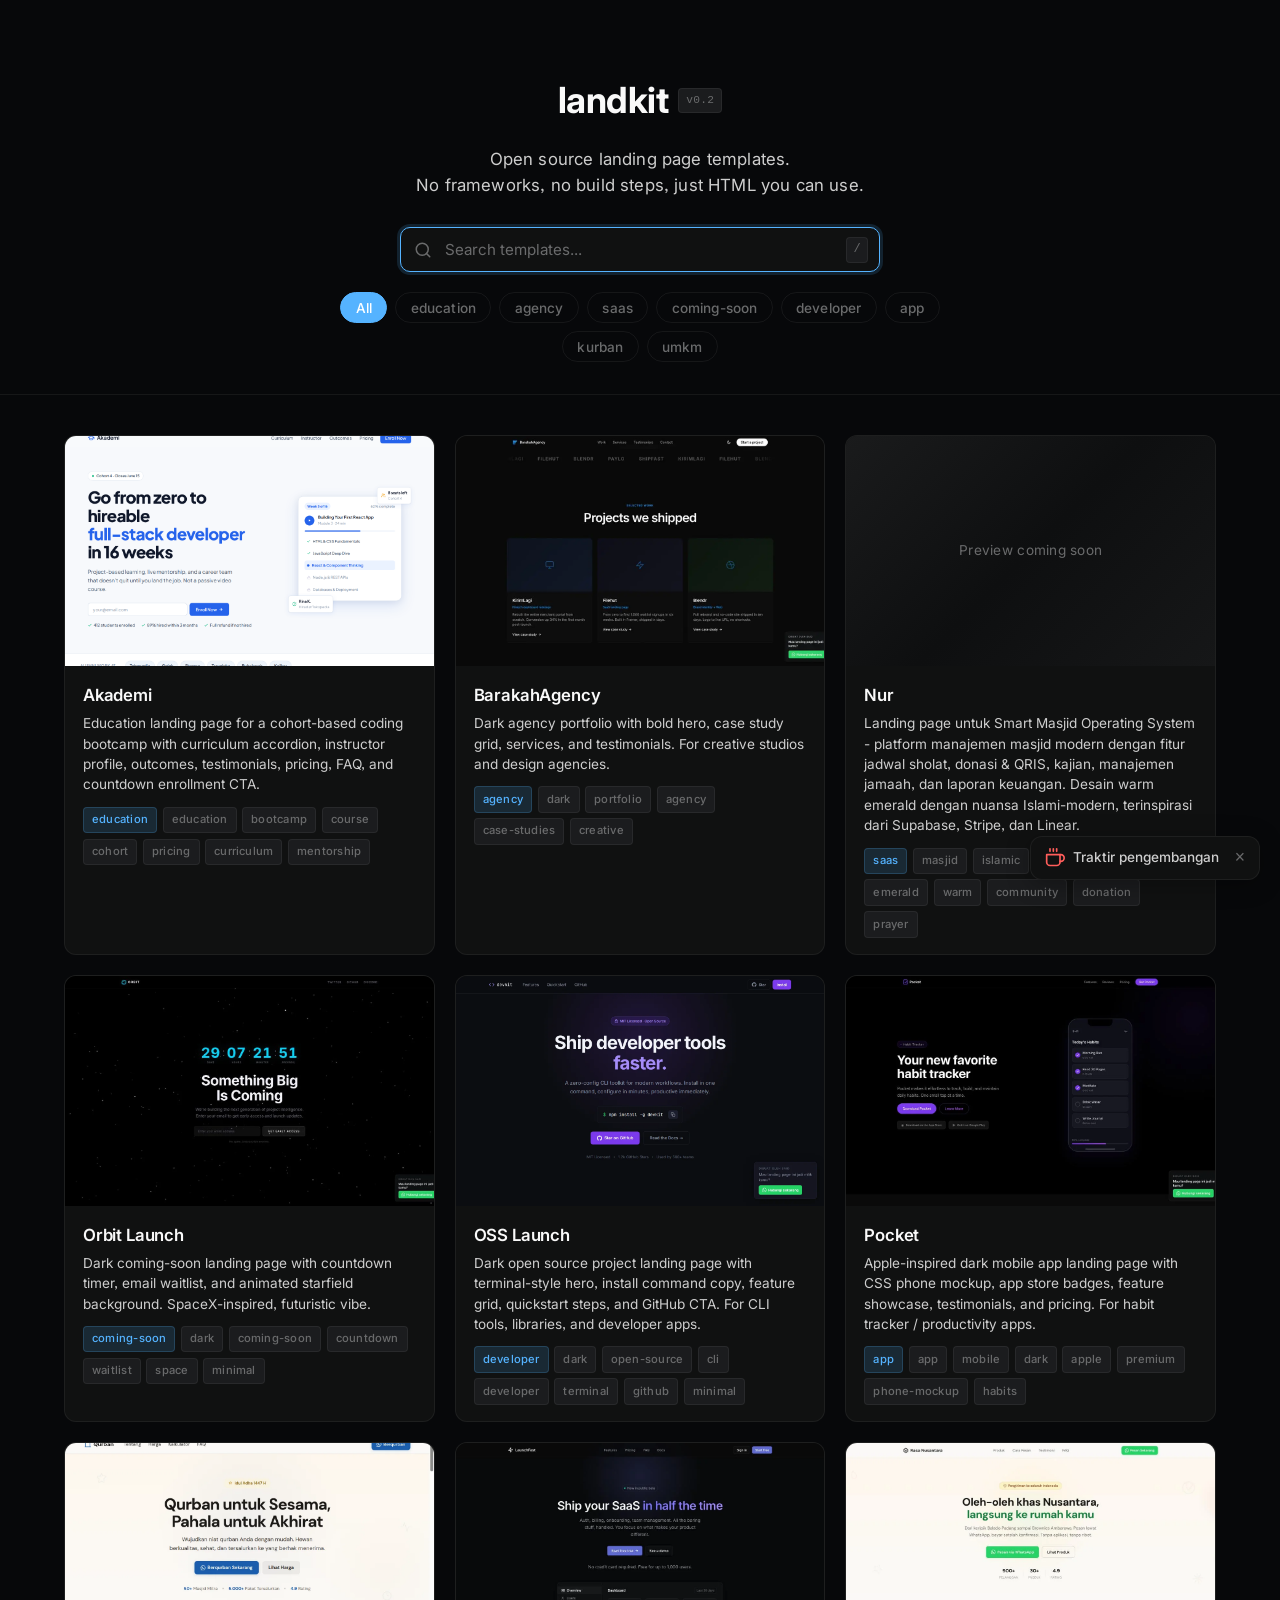
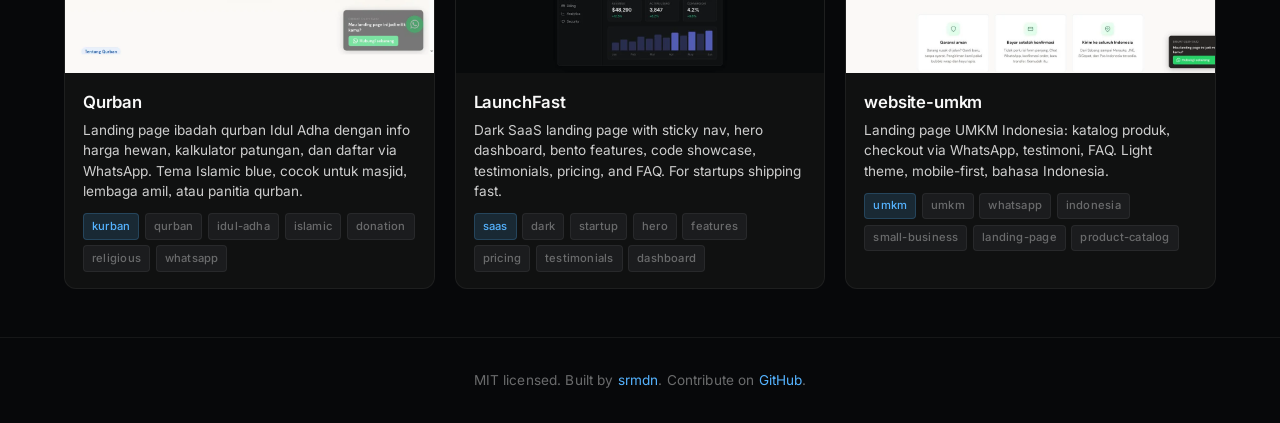
<file: index.html>
<!DOCTYPE html>
<html lang="en">
<head>
  <meta charset="UTF-8">
  <meta name="viewport" content="width=device-width, initial-scale=1.0">
  <title>landkit: open source landing page templates</title>
  <meta name="description" content="Open source landing page templates. No frameworks, no build steps, just HTML you can use.">
  <meta property="og:title" content="landkit: open source landing page templates">
  <meta property="og:description" content="Copy a folder, open the file, start editing. Dark, light, SaaS, UMKM, and more.">
  <meta property="og:type" content="website">
  <meta property="og:url" content="https://srmdn.github.io/landkit/">
  <meta name="twitter:card" content="summary_large_image">
  <meta name="twitter:title" content="landkit: open source landing page templates">
  <meta name="twitter:description" content="Copy a folder, open the file, start editing.">
  <link rel="icon" href="data:image/svg+xml,<svg xmlns='http://www.w3.org/2000/svg' viewBox='0 0 100 100'><text y='.9em' font-size='90'>⌘</text></svg>">
  <link rel="preconnect" href="https://fonts.googleapis.com">
  <link rel="preconnect" href="https://fonts.gstatic.com" crossorigin>
  <link href="https://fonts.googleapis.com/css2?family=Inter:wght@300;400;500;600;700&display=swap" rel="stylesheet">
  <link rel="stylesheet" href="style/gallery.css">
</head>
<body>
  <header>
    <div class="header-inner">
      <div class="brand">
        <a href="https://github.com/srmdn/landkit" class="logo">landkit</a>
        <span class="badge">v0.2</span>
      </div>
      <p class="tagline">Open source landing page templates.<br>No frameworks, no build steps, just HTML you can use.</p>
      <div class="search-bar">
        <svg class="search-icon" width="18" height="18" viewBox="0 0 24 24" fill="none" stroke="currentColor" stroke-width="2" stroke-linecap="round" stroke-linejoin="round"><circle cx="11" cy="11" r="8"/><line x1="21" y1="21" x2="16.65" y2="16.65"/></svg>
        <input type="text" id="search" placeholder="Search templates..." autofocus>
        <kbd class="search-kbd">/</kbd>
      </div>
      <div id="category-filters" class="category-filters"></div>
    </div>
  </header>

  <main id="gallery"></main>

  <footer>
    <div class="footer-inner">
      <p>MIT licensed. Built by <a href="https://srmdn.com">srmdn</a>. Contribute on <a href="https://github.com/srmdn/landkit">GitHub</a>.</p>
    </div>
  </footer>

  <!-- Ko-fi CTA -->
  <div class="kofi-card" id="kofiCard">
    <a href="https://ko-fi.com/srmdn" target="_blank" rel="noopener" class="kofi-link">
      <svg class="kofi-icon" width="20" height="20" viewBox="0 0 24 24" fill="none" stroke="currentColor" stroke-width="2" stroke-linecap="round" stroke-linejoin="round"><path d="M18 8h1a4 4 0 0 1 0 8h-1"/><path d="M2 8h16v9a4 4 0 0 1-4 4H6a4 4 0 0 1-4-4V8z"/><line x1="6" y1="1" x2="6" y2="4"/><line x1="10" y1="1" x2="10" y2="4"/><line x1="14" y1="1" x2="14" y2="4"/></svg>
      <span class="kofi-text">Traktir pengembangan</span>
    </a>
    <button class="kofi-close" id="kofiClose" aria-label="Close">×</button>
  </div>

  <script src="script/index.js"></script>
</body>
</html>
</file>
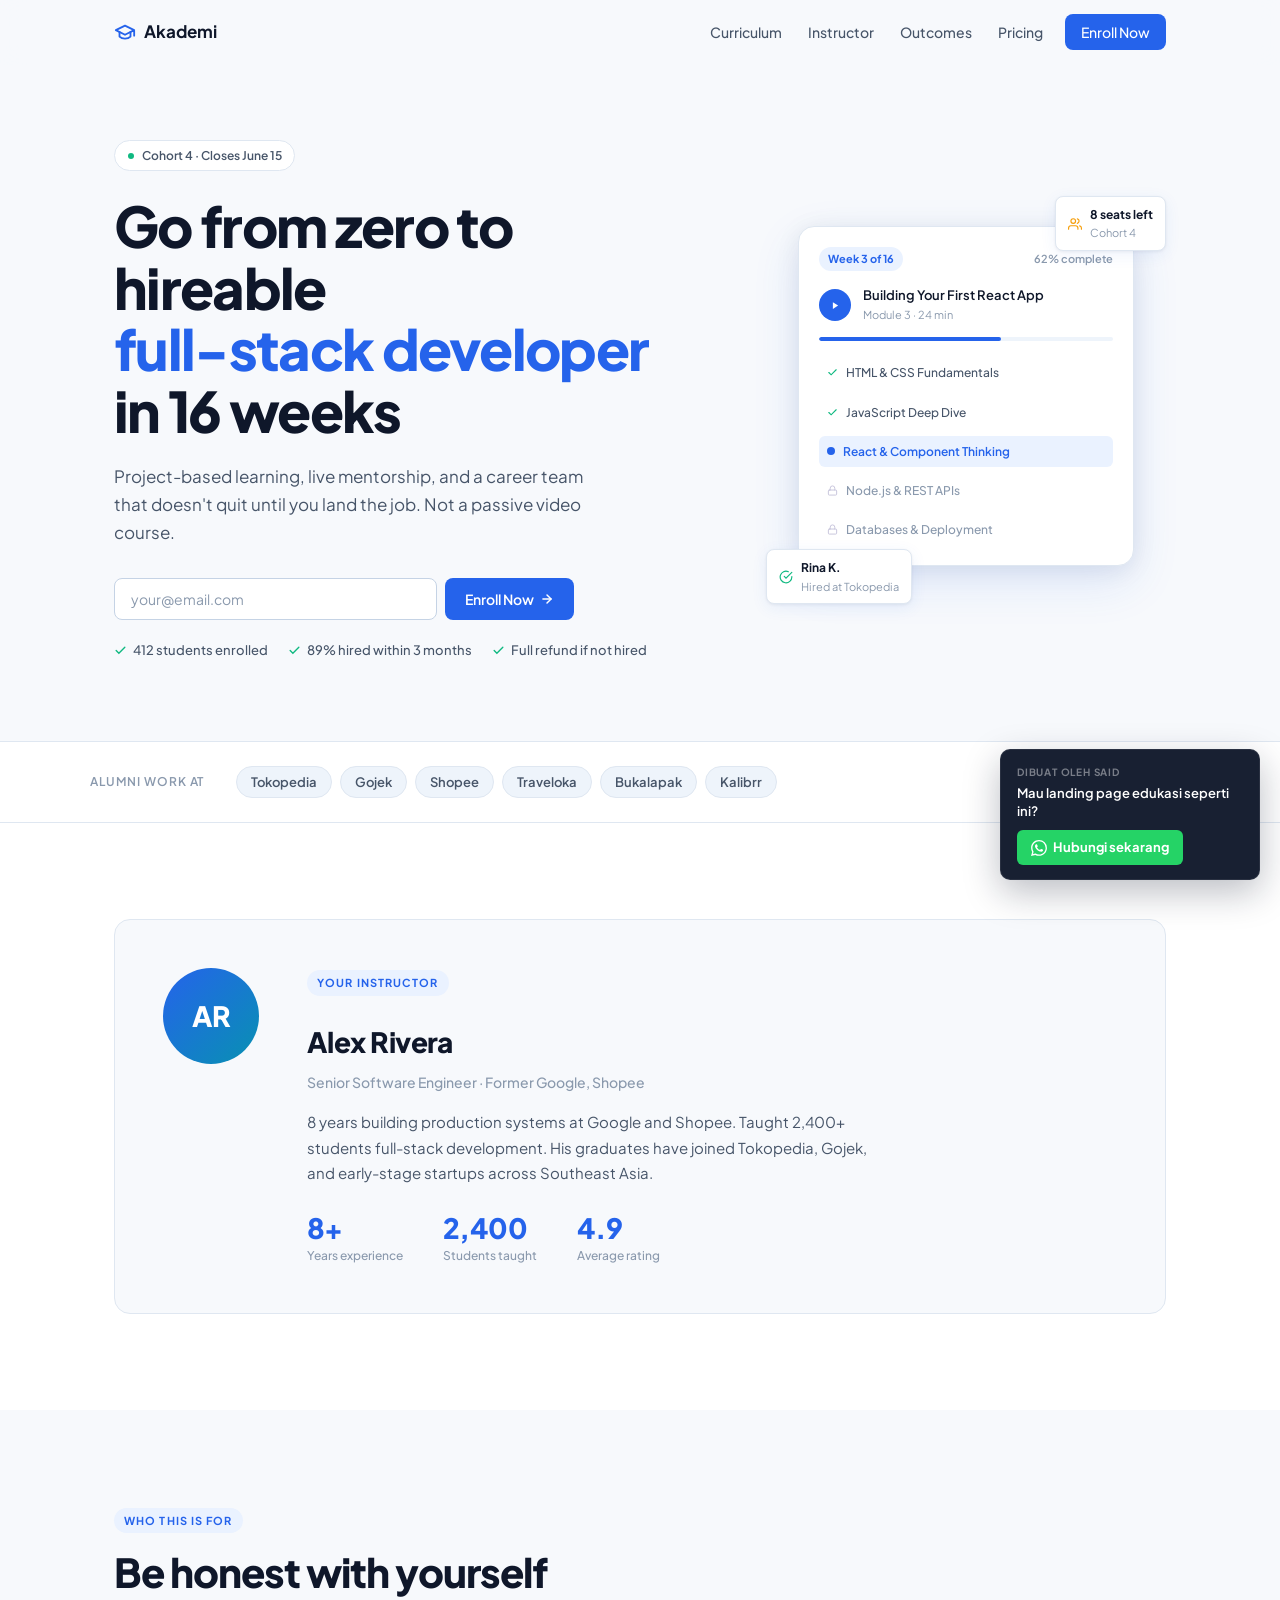
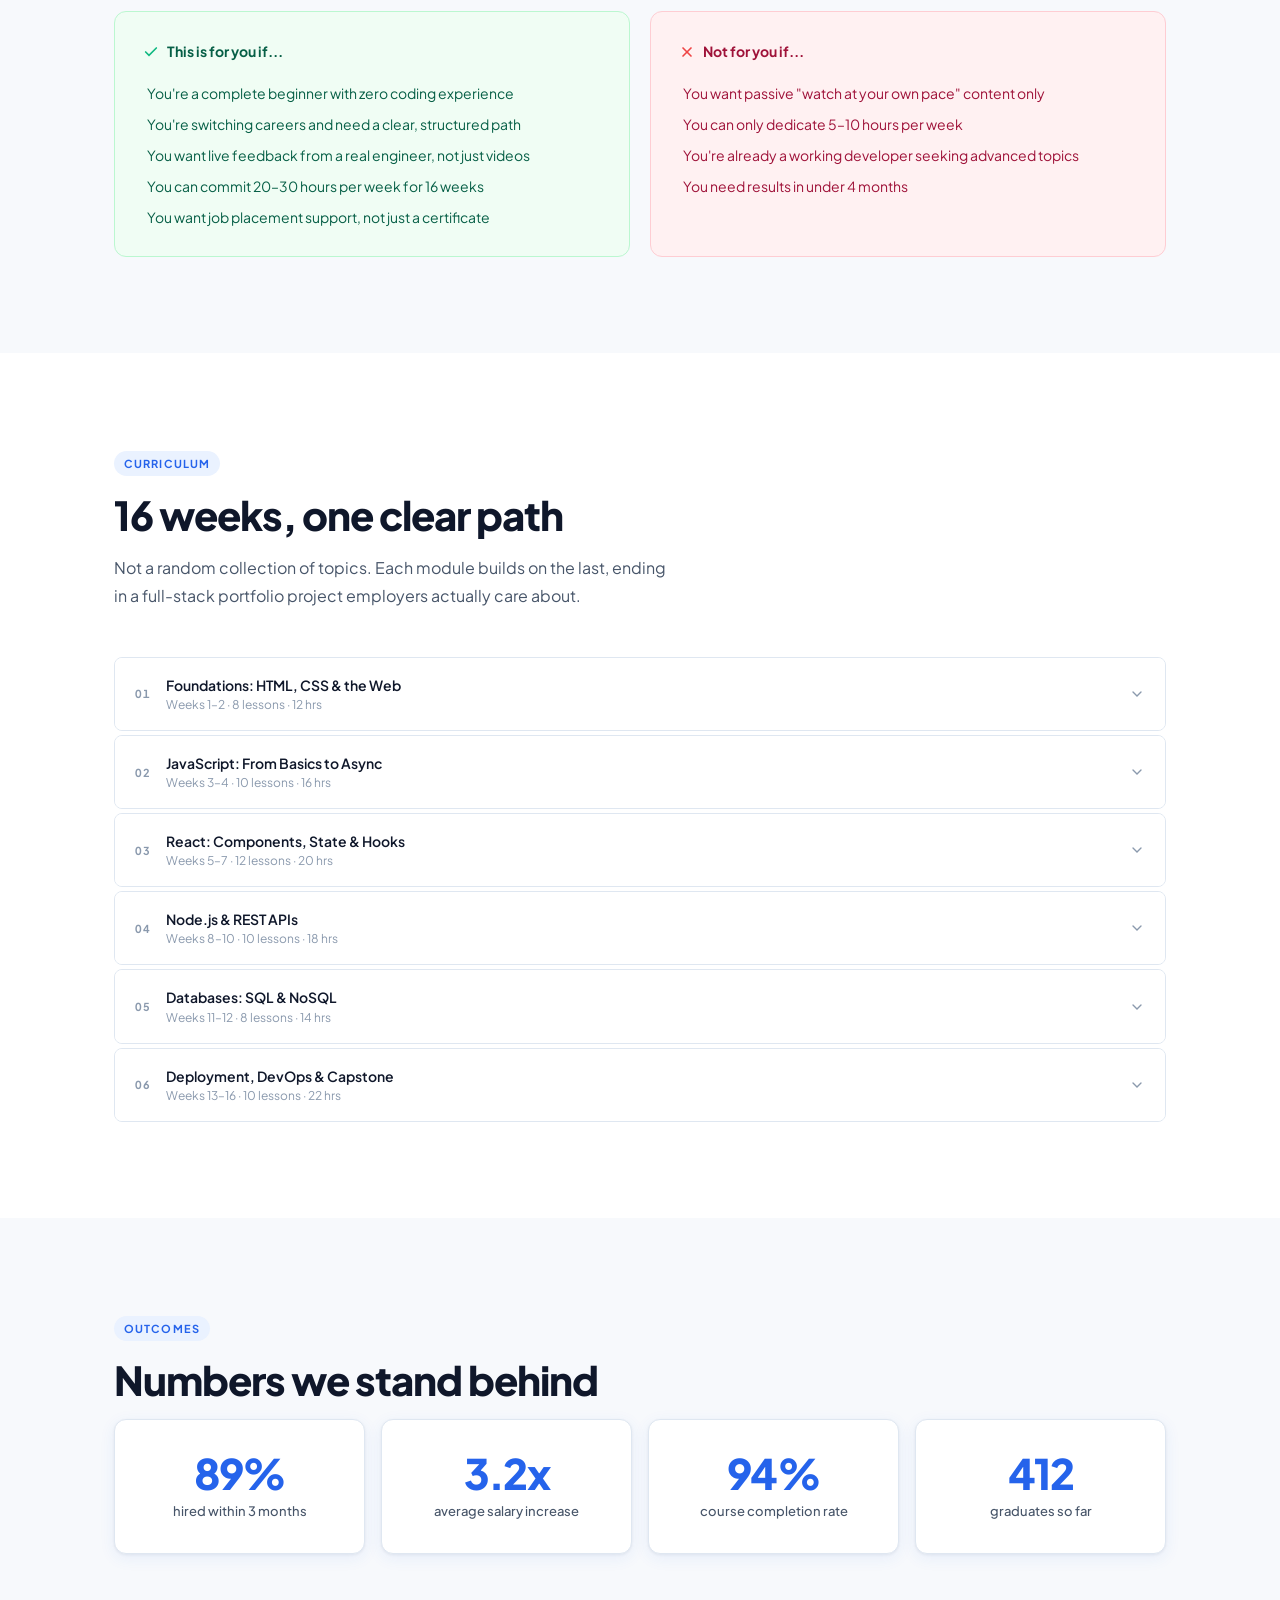
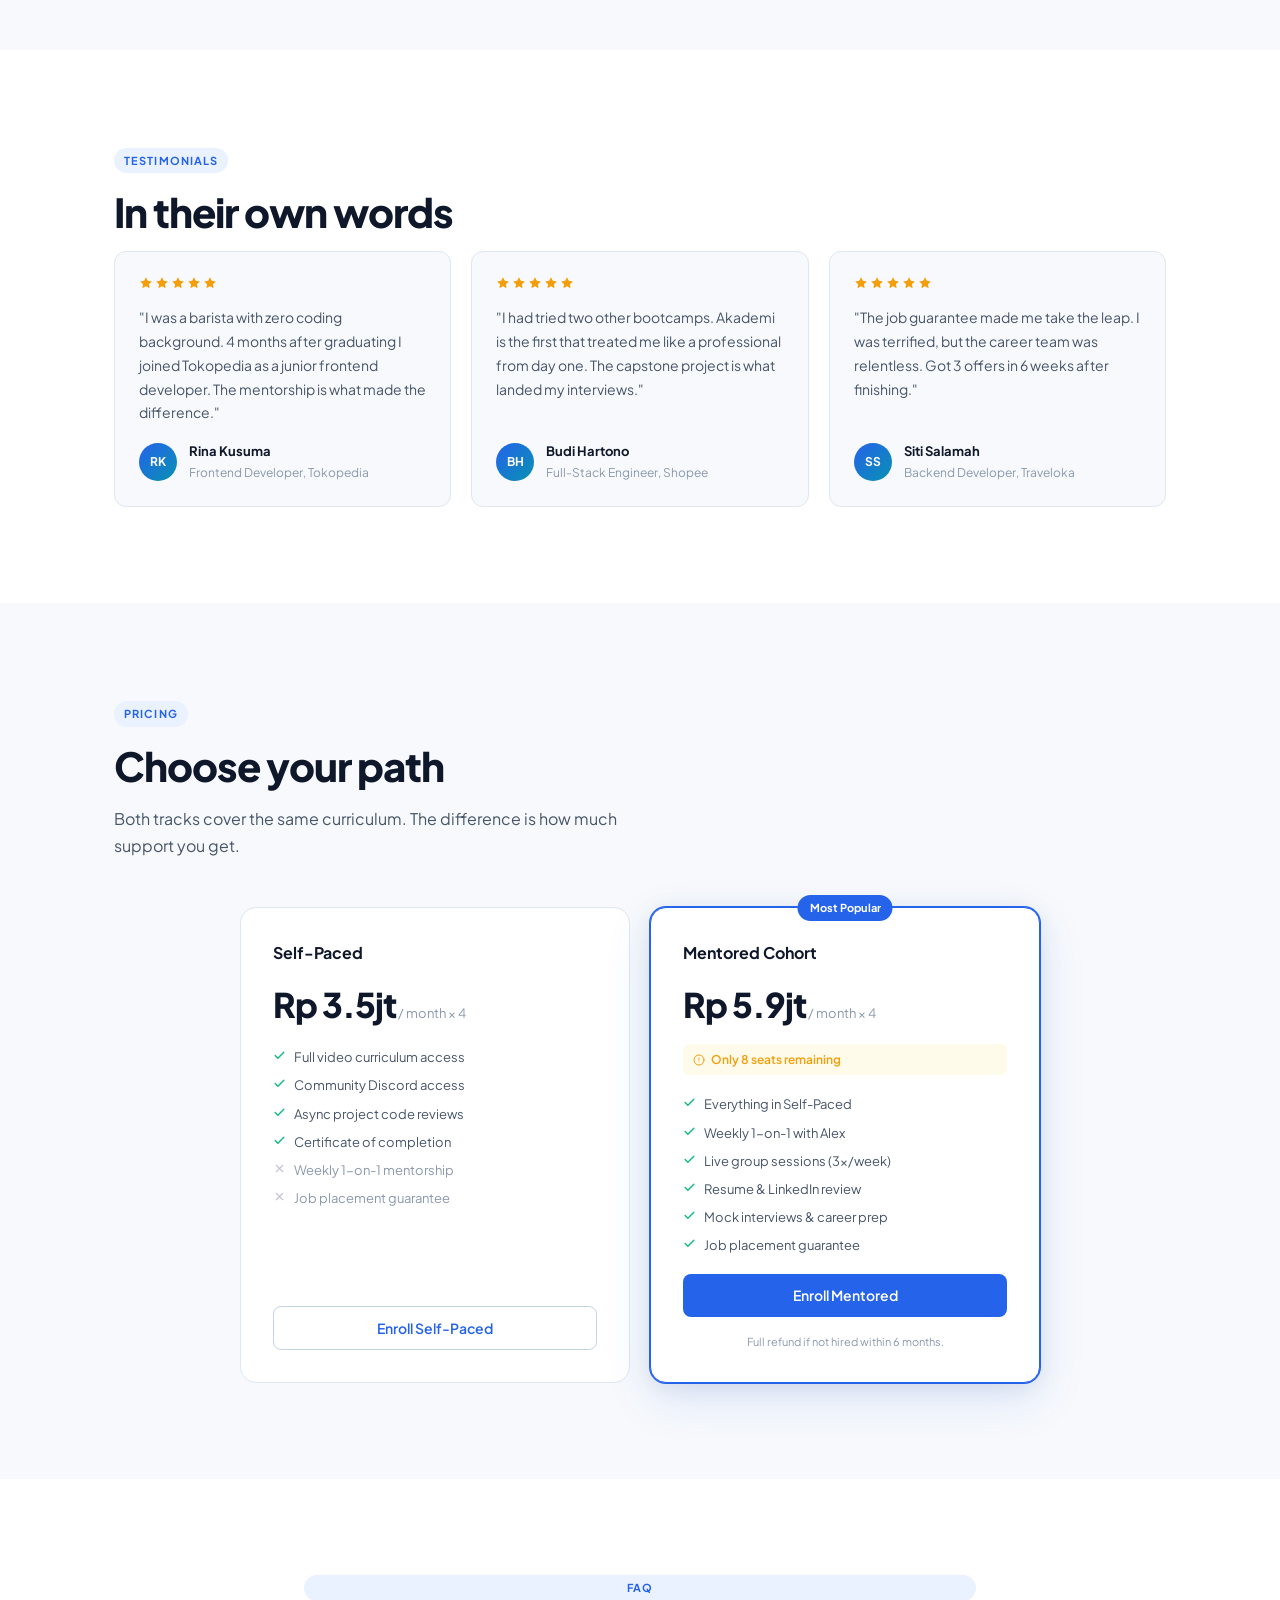
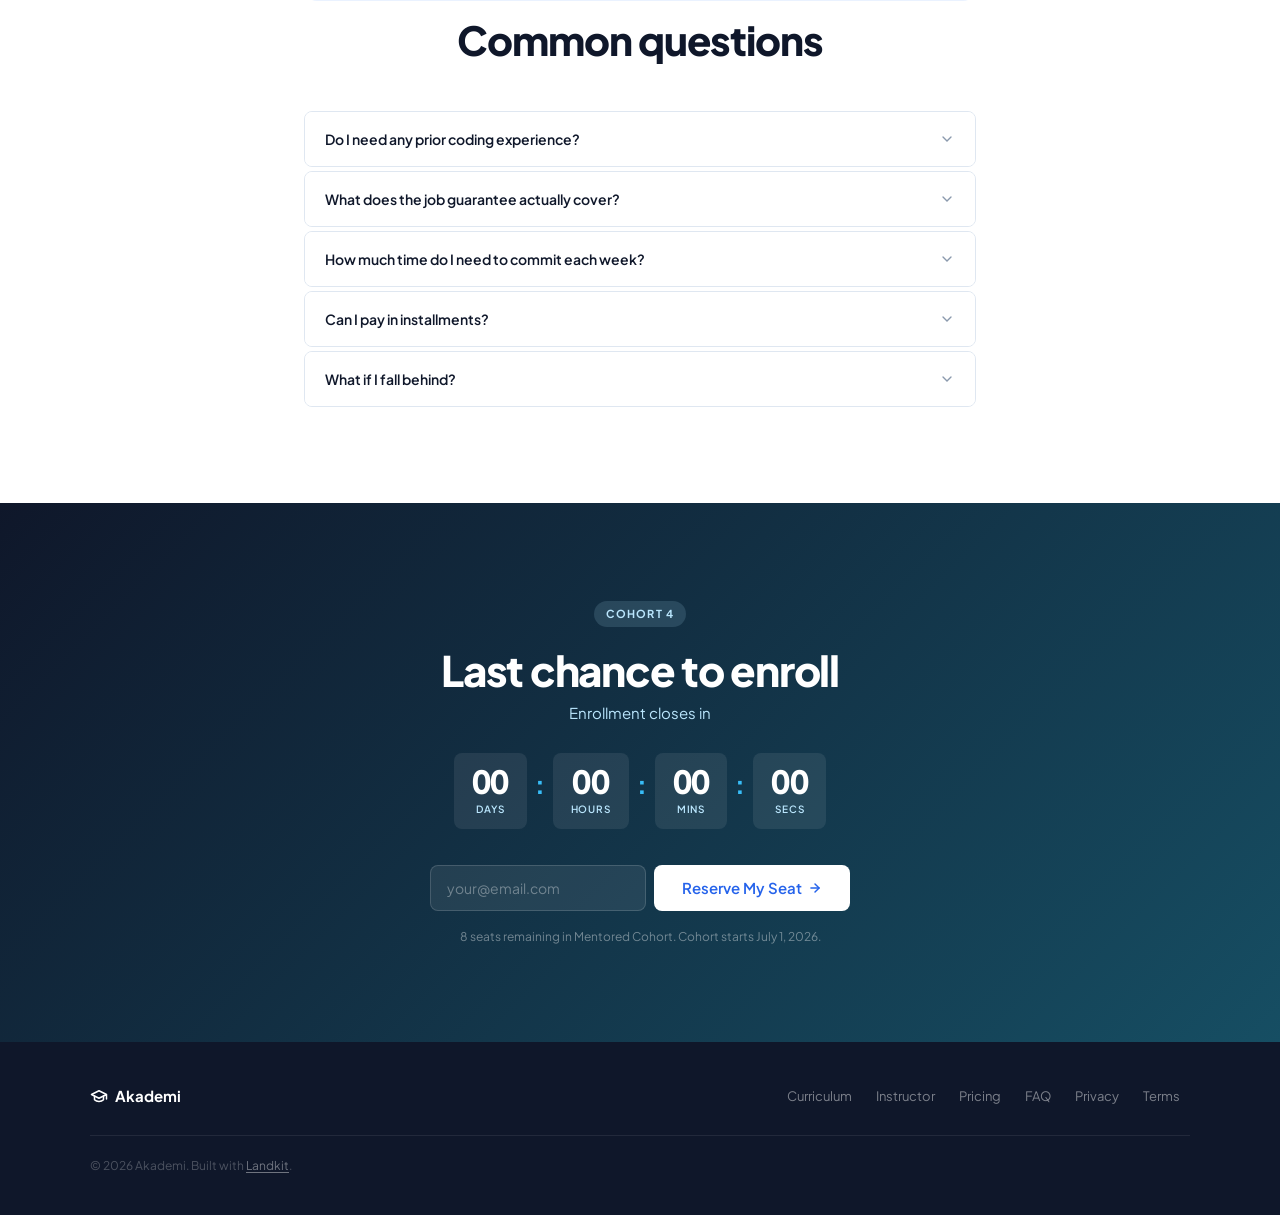
<file: templates/akademi/index.html>
<!DOCTYPE html>
<html lang="en">
<head>
  <meta charset="UTF-8">
  <meta name="viewport" content="width=device-width, initial-scale=1.0">
  <title>Akademi - Full-Stack Web Development Bootcamp</title>
  <meta name="description" content="Cohort-based full-stack web development bootcamp landing page with curriculum, mentorship, outcomes, pricing, FAQ, and enrollment CTA.">
  <link rel="icon" href="data:image/svg+xml,<svg xmlns='http://www.w3.org/2000/svg' viewBox='0 0 32 32'><rect width='32' height='32' rx='6' fill='%232563eb'/><path d='M16 9L6 14l10 5 10-5-10-5z' fill='white'/><path d='M6 14v5c3 3.5 9 3.5 12 0v-5' fill='none' stroke='white' stroke-width='2' stroke-linecap='round'/><line x1='22' y1='14' x2='22' y2='20' stroke='white' stroke-width='2' stroke-linecap='round'/></svg>">
  <link href="https://fonts.googleapis.com/css2?family=Plus+Jakarta+Sans:wght@400;500;600;700;800&display=swap" rel="stylesheet">
  <link rel="stylesheet" href="style.css">
</head>
<body>

  <!-- Nav -->
  <nav class="nav" id="nav">
    <div class="nav-inner">
      <a href="#" class="nav-logo">
        <svg width="22" height="22" viewBox="0 0 24 24" fill="none" stroke="currentColor" stroke-width="2" stroke-linecap="round" stroke-linejoin="round">
          <path d="M22 10v6M2 10l10-5 10 5-10 5-10-5z"/>
          <path d="M6 12v5c3 3 9 3 12 0v-5"/>
        </svg>
        Akademi
      </a>
      <div class="nav-links" id="navLinks">
        <a href="#curriculum">Curriculum</a>
        <a href="#instructor">Instructor</a>
        <a href="#outcomes">Outcomes</a>
        <a href="#pricing">Pricing</a>
        <a href="#enroll" class="nav-enroll">Enroll Now</a>
      </div>
      <button class="nav-toggle" id="navToggle" aria-label="Toggle menu" aria-expanded="false" aria-controls="navLinks">
        <svg class="icon-hamburger" width="20" height="20" viewBox="0 0 24 24" fill="none" stroke="currentColor" stroke-width="2" stroke-linecap="round">
          <line x1="3" y1="6" x2="21" y2="6"/><line x1="3" y1="12" x2="21" y2="12"/><line x1="3" y1="18" x2="21" y2="18"/>
        </svg>
        <svg class="icon-close" width="20" height="20" viewBox="0 0 24 24" fill="none" stroke="currentColor" stroke-width="2" stroke-linecap="round">
          <line x1="18" y1="6" x2="6" y2="18"/><line x1="6" y1="6" x2="18" y2="18"/>
        </svg>
      </button>
    </div>
  </nav>

  <!-- Hero -->
  <section class="hero">
    <div class="hero-inner">
      <div class="hero-content">
        <div class="hero-badge">
          <svg width="8" height="8" viewBox="0 0 8 8"><circle cx="4" cy="4" r="3" fill="#10b981"/></svg>
          Cohort 4 &middot; Closes June 15
        </div>
        <h1>Go from zero to hireable<br><span class="hero-accent">full-stack developer</span><br>in 16 weeks</h1>
        <p class="hero-sub">Project-based learning, live mentorship, and a career team that doesn't quit until you land the job. Not a passive video course.</p>
        <form class="hero-form" id="heroForm">
          <input type="email" placeholder="your@email.com" required>
          <button type="submit" class="btn btn-primary">
            Enroll Now
            <svg width="14" height="14" viewBox="0 0 24 24" fill="none" stroke="currentColor" stroke-width="2.5" stroke-linecap="round" stroke-linejoin="round"><path d="M5 12h14"/><path d="m12 5 7 7-7 7"/></svg>
          </button>
        </form>
        <div class="hero-trust">
          <div class="trust-item">
            <svg width="13" height="13" viewBox="0 0 24 24" fill="none" stroke="#10b981" stroke-width="2.5" stroke-linecap="round"><polyline points="20 6 9 17 4 12"/></svg>
            412 students enrolled
          </div>
          <div class="trust-item">
            <svg width="13" height="13" viewBox="0 0 24 24" fill="none" stroke="#10b981" stroke-width="2.5" stroke-linecap="round"><polyline points="20 6 9 17 4 12"/></svg>
            89% hired within 3 months
          </div>
          <div class="trust-item">
            <svg width="13" height="13" viewBox="0 0 24 24" fill="none" stroke="#10b981" stroke-width="2.5" stroke-linecap="round"><polyline points="20 6 9 17 4 12"/></svg>
            Full refund if not hired
          </div>
        </div>
      </div>

      <div class="hero-visual" aria-hidden="true">
        <div class="course-card">
          <div class="course-card-top">
            <span class="week-pill">Week 3 of 16</span>
            <span class="pct-label">62% complete</span>
          </div>
          <div class="lesson-row">
            <div class="play-btn">
              <svg width="9" height="9" viewBox="0 0 24 24" fill="currentColor"><polygon points="5 3 19 12 5 21 5 3"/></svg>
            </div>
            <div class="lesson-info">
              <div class="lesson-name">Building Your First React App</div>
              <div class="lesson-meta">Module 3 &middot; 24 min</div>
            </div>
          </div>
          <div class="progress-track">
            <div class="progress-fill" style="width:62%"></div>
          </div>
          <div class="module-list">
            <div class="module-item done">
              <svg width="11" height="11" viewBox="0 0 24 24" fill="none" stroke="#10b981" stroke-width="2.5" stroke-linecap="round"><polyline points="20 6 9 17 4 12"/></svg>
              HTML &amp; CSS Fundamentals
            </div>
            <div class="module-item done">
              <svg width="11" height="11" viewBox="0 0 24 24" fill="none" stroke="#10b981" stroke-width="2.5" stroke-linecap="round"><polyline points="20 6 9 17 4 12"/></svg>
              JavaScript Deep Dive
            </div>
            <div class="module-item active">
              <div class="active-dot"></div>
              React &amp; Component Thinking
            </div>
            <div class="module-item locked">
              <svg width="11" height="11" viewBox="0 0 24 24" fill="none" stroke="#c4c2da" stroke-width="2" stroke-linecap="round"><rect x="3" y="11" width="18" height="11" rx="2"/><path d="M7 11V7a5 5 0 0 1 10 0v4"/></svg>
              Node.js &amp; REST APIs
            </div>
            <div class="module-item locked">
              <svg width="11" height="11" viewBox="0 0 24 24" fill="none" stroke="#c4c2da" stroke-width="2" stroke-linecap="round"><rect x="3" y="11" width="18" height="11" rx="2"/><path d="M7 11V7a5 5 0 0 1 10 0v4"/></svg>
              Databases &amp; Deployment
            </div>
          </div>
        </div>
        <div class="float-badge badge-hired">
          <svg width="14" height="14" viewBox="0 0 24 24" fill="none" stroke="#10b981" stroke-width="2" stroke-linecap="round"><path d="M22 11.08V12a10 10 0 1 1-5.93-9.14"/><polyline points="22 4 12 14.01 9 11.01"/></svg>
          <div>
            <div class="fbadge-name">Rina K.</div>
            <div class="fbadge-role">Hired at Tokopedia</div>
          </div>
        </div>
        <div class="float-badge badge-seats">
          <svg width="14" height="14" viewBox="0 0 24 24" fill="none" stroke="#f59e0b" stroke-width="2" stroke-linecap="round"><path d="M17 21v-2a4 4 0 0 0-4-4H5a4 4 0 0 0-4 4v2"/><circle cx="9" cy="7" r="4"/><path d="M23 21v-2a4 4 0 0 0-3-3.87"/><path d="M16 3.13a4 4 0 0 1 0 7.75"/></svg>
          <div>
            <div class="fbadge-name">8 seats left</div>
            <div class="fbadge-role">Cohort 4</div>
          </div>
        </div>
      </div>
    </div>
  </section>

  <!-- Trust bar -->
  <section class="logos">
    <div class="logos-inner">
      <p class="logos-label">Alumni work at</p>
      <div class="logos-grid">
        <div class="logo-pill">Tokopedia</div>
        <div class="logo-pill">Gojek</div>
        <div class="logo-pill">Shopee</div>
        <div class="logo-pill">Traveloka</div>
        <div class="logo-pill">Bukalapak</div>
        <div class="logo-pill">Kalibrr</div>
      </div>
    </div>
  </section>

  <!-- Instructor -->
  <section class="instructor" id="instructor">
    <div class="section-inner">
      <div class="instructor-card reveal">
        <div class="instructor-avatar">AR</div>
        <div class="instructor-body">
          <div class="section-label">Your Instructor</div>
          <h2 class="instructor-name">Alex Rivera</h2>
          <p class="instructor-title">Senior Software Engineer &middot; Former Google, Shopee</p>
          <p class="instructor-bio">8 years building production systems at Google and Shopee. Taught 2,400+ students full-stack development. His graduates have joined Tokopedia, Gojek, and early-stage startups across Southeast Asia.</p>
          <div class="instructor-stats">
            <div class="istat">
              <div class="istat-num">8+</div>
              <div class="istat-label">Years experience</div>
            </div>
            <div class="istat">
              <div class="istat-num">2,400</div>
              <div class="istat-label">Students taught</div>
            </div>
            <div class="istat">
              <div class="istat-num">4.9</div>
              <div class="istat-label">Average rating</div>
            </div>
          </div>
        </div>
      </div>
    </div>
  </section>

  <!-- Who this is for -->
  <section class="for-who">
    <div class="section-inner">
      <div class="section-label reveal">Who This Is For</div>
      <h2 class="section-title reveal">Be honest with yourself</h2>
      <div class="for-who-grid reveal">
        <div class="for-card for-yes">
          <div class="for-card-header">
            <svg width="16" height="16" viewBox="0 0 24 24" fill="none" stroke="#10b981" stroke-width="2.5" stroke-linecap="round"><polyline points="20 6 9 17 4 12"/></svg>
            This is for you if...
          </div>
          <ul>
            <li>You're a complete beginner with zero coding experience</li>
            <li>You're switching careers and need a clear, structured path</li>
            <li>You want live feedback from a real engineer, not just videos</li>
            <li>You can commit 20&ndash;30 hours per week for 16 weeks</li>
            <li>You want job placement support, not just a certificate</li>
          </ul>
        </div>
        <div class="for-card for-no">
          <div class="for-card-header">
            <svg width="16" height="16" viewBox="0 0 24 24" fill="none" stroke="#ef4444" stroke-width="2.5" stroke-linecap="round"><line x1="18" y1="6" x2="6" y2="18"/><line x1="6" y1="6" x2="18" y2="18"/></svg>
            Not for you if...
          </div>
          <ul>
            <li>You want passive "watch at your own pace" content only</li>
            <li>You can only dedicate 5&ndash;10 hours per week</li>
            <li>You're already a working developer seeking advanced topics</li>
            <li>You need results in under 4 months</li>
          </ul>
        </div>
      </div>
    </div>
  </section>

  <!-- Curriculum -->
  <section class="curriculum" id="curriculum">
    <div class="section-inner">
      <div class="section-label reveal">Curriculum</div>
      <h2 class="section-title reveal">16 weeks, one clear path</h2>
      <p class="section-desc reveal">Not a random collection of topics. Each module builds on the last, ending in a full-stack portfolio project employers actually care about.</p>
      <div class="curriculum-list reveal" id="curriculumList">

        <div class="module-block">
          <button class="module-toggle" aria-expanded="false">
            <div class="module-meta">
              <span class="module-num">01</span>
              <div>
                <div class="module-name">Foundations: HTML, CSS &amp; the Web</div>
                <div class="module-info">Weeks 1&ndash;2 &middot; 8 lessons &middot; 12 hrs</div>
              </div>
            </div>
            <svg class="chevron" width="16" height="16" viewBox="0 0 24 24" fill="none" stroke="currentColor" stroke-width="2" stroke-linecap="round"><polyline points="6 9 12 15 18 9"/></svg>
          </button>
          <div class="module-lessons" aria-hidden="true">
            <ul>
              <li>How the web works: browsers, HTTP, DNS</li>
              <li>HTML semantics and document structure</li>
              <li>CSS layout: Flexbox and Grid from first principles</li>
              <li>Responsive design and mobile-first methodology</li>
              <li>Project: Personal portfolio page</li>
            </ul>
          </div>
        </div>

        <div class="module-block">
          <button class="module-toggle" aria-expanded="false">
            <div class="module-meta">
              <span class="module-num">02</span>
              <div>
                <div class="module-name">JavaScript: From Basics to Async</div>
                <div class="module-info">Weeks 3&ndash;4 &middot; 10 lessons &middot; 16 hrs</div>
              </div>
            </div>
            <svg class="chevron" width="16" height="16" viewBox="0 0 24 24" fill="none" stroke="currentColor" stroke-width="2" stroke-linecap="round"><polyline points="6 9 12 15 18 9"/></svg>
          </button>
          <div class="module-lessons" aria-hidden="true">
            <ul>
              <li>Variables, types, functions, and scope</li>
              <li>DOM manipulation and event handling</li>
              <li>Promises, async/await, and the fetch API</li>
              <li>Error handling patterns</li>
              <li>Project: Interactive quiz app</li>
            </ul>
          </div>
        </div>

        <div class="module-block">
          <button class="module-toggle" aria-expanded="false">
            <div class="module-meta">
              <span class="module-num">03</span>
              <div>
                <div class="module-name">React: Components, State &amp; Hooks</div>
                <div class="module-info">Weeks 5&ndash;7 &middot; 12 lessons &middot; 20 hrs</div>
              </div>
            </div>
            <svg class="chevron" width="16" height="16" viewBox="0 0 24 24" fill="none" stroke="currentColor" stroke-width="2" stroke-linecap="round"><polyline points="6 9 12 15 18 9"/></svg>
          </button>
          <div class="module-lessons" aria-hidden="true">
            <ul>
              <li>Component thinking and reusability</li>
              <li>useState, useEffect, and custom hooks</li>
              <li>React Router and multi-page apps</li>
              <li>State management patterns</li>
              <li>Project: Full React frontend with live API</li>
            </ul>
          </div>
        </div>

        <div class="module-block">
          <button class="module-toggle" aria-expanded="false">
            <div class="module-meta">
              <span class="module-num">04</span>
              <div>
                <div class="module-name">Node.js &amp; REST APIs</div>
                <div class="module-info">Weeks 8&ndash;10 &middot; 10 lessons &middot; 18 hrs</div>
              </div>
            </div>
            <svg class="chevron" width="16" height="16" viewBox="0 0 24 24" fill="none" stroke="currentColor" stroke-width="2" stroke-linecap="round"><polyline points="6 9 12 15 18 9"/></svg>
          </button>
          <div class="module-lessons" aria-hidden="true">
            <ul>
              <li>Node.js runtime and CommonJS modules</li>
              <li>Express.js: routing, middleware, error handling</li>
              <li>RESTful API design principles</li>
              <li>Authentication with JWT</li>
              <li>Project: Production-ready REST API</li>
            </ul>
          </div>
        </div>

        <div class="module-block">
          <button class="module-toggle" aria-expanded="false">
            <div class="module-meta">
              <span class="module-num">05</span>
              <div>
                <div class="module-name">Databases: SQL &amp; NoSQL</div>
                <div class="module-info">Weeks 11&ndash;12 &middot; 8 lessons &middot; 14 hrs</div>
              </div>
            </div>
            <svg class="chevron" width="16" height="16" viewBox="0 0 24 24" fill="none" stroke="currentColor" stroke-width="2" stroke-linecap="round"><polyline points="6 9 12 15 18 9"/></svg>
          </button>
          <div class="module-lessons" aria-hidden="true">
            <ul>
              <li>Relational databases: PostgreSQL fundamentals</li>
              <li>Joins, indexes, and query optimization</li>
              <li>ORMs: Prisma in practice</li>
              <li>When to use NoSQL: MongoDB use cases</li>
            </ul>
          </div>
        </div>

        <div class="module-block">
          <button class="module-toggle" aria-expanded="false">
            <div class="module-meta">
              <span class="module-num">06</span>
              <div>
                <div class="module-name">Deployment, DevOps &amp; Capstone</div>
                <div class="module-info">Weeks 13&ndash;16 &middot; 10 lessons &middot; 22 hrs</div>
              </div>
            </div>
            <svg class="chevron" width="16" height="16" viewBox="0 0 24 24" fill="none" stroke="currentColor" stroke-width="2" stroke-linecap="round"><polyline points="6 9 12 15 18 9"/></svg>
          </button>
          <div class="module-lessons" aria-hidden="true">
            <ul>
              <li>CI/CD pipelines with GitHub Actions</li>
              <li>Deploying to cloud: Railway, Vercel, Fly.io</li>
              <li>Environment management and secrets</li>
              <li>Monitoring and error tracking basics</li>
              <li>Capstone: Full-stack SaaS app, production-deployed</li>
            </ul>
          </div>
        </div>

      </div>
    </div>
  </section>

  <!-- Outcomes -->
  <section class="outcomes" id="outcomes">
    <div class="section-inner">
      <div class="section-label reveal">Outcomes</div>
      <h2 class="section-title reveal">Numbers we stand behind</h2>
      <div class="outcomes-grid reveal">
        <div class="outcome-card">
          <div class="outcome-num">89%</div>
          <div class="outcome-label">hired within 3 months</div>
        </div>
        <div class="outcome-card">
          <div class="outcome-num">3.2x</div>
          <div class="outcome-label">average salary increase</div>
        </div>
        <div class="outcome-card">
          <div class="outcome-num">94%</div>
          <div class="outcome-label">course completion rate</div>
        </div>
        <div class="outcome-card">
          <div class="outcome-num">412</div>
          <div class="outcome-label">graduates so far</div>
        </div>
      </div>
    </div>
  </section>

  <!-- Testimonials -->
  <section class="testimonials">
    <div class="section-inner">
      <div class="section-label reveal">Testimonials</div>
      <h2 class="section-title reveal">In their own words</h2>
      <div class="tgrid reveal">
        <div class="tcard">
          <div class="tcard-stars">
            <svg width="14" height="14" viewBox="0 0 24 24" fill="#f59e0b"><polygon points="12 2 15.09 8.26 22 9.27 17 14.14 18.18 21.02 12 17.77 5.82 21.02 7 14.14 2 9.27 8.91 8.26 12 2"/></svg>
            <svg width="14" height="14" viewBox="0 0 24 24" fill="#f59e0b"><polygon points="12 2 15.09 8.26 22 9.27 17 14.14 18.18 21.02 12 17.77 5.82 21.02 7 14.14 2 9.27 8.91 8.26 12 2"/></svg>
            <svg width="14" height="14" viewBox="0 0 24 24" fill="#f59e0b"><polygon points="12 2 15.09 8.26 22 9.27 17 14.14 18.18 21.02 12 17.77 5.82 21.02 7 14.14 2 9.27 8.91 8.26 12 2"/></svg>
            <svg width="14" height="14" viewBox="0 0 24 24" fill="#f59e0b"><polygon points="12 2 15.09 8.26 22 9.27 17 14.14 18.18 21.02 12 17.77 5.82 21.02 7 14.14 2 9.27 8.91 8.26 12 2"/></svg>
            <svg width="14" height="14" viewBox="0 0 24 24" fill="#f59e0b"><polygon points="12 2 15.09 8.26 22 9.27 17 14.14 18.18 21.02 12 17.77 5.82 21.02 7 14.14 2 9.27 8.91 8.26 12 2"/></svg>
          </div>
          <p class="tcard-quote">"I was a barista with zero coding background. 4 months after graduating I joined Tokopedia as a junior frontend developer. The mentorship is what made the difference."</p>
          <div class="tcard-author">
            <div class="tcard-avatar">RK</div>
            <div>
              <div class="tcard-name">Rina Kusuma</div>
              <div class="tcard-role">Frontend Developer, Tokopedia</div>
            </div>
          </div>
        </div>
        <div class="tcard">
          <div class="tcard-stars">
            <svg width="14" height="14" viewBox="0 0 24 24" fill="#f59e0b"><polygon points="12 2 15.09 8.26 22 9.27 17 14.14 18.18 21.02 12 17.77 5.82 21.02 7 14.14 2 9.27 8.91 8.26 12 2"/></svg>
            <svg width="14" height="14" viewBox="0 0 24 24" fill="#f59e0b"><polygon points="12 2 15.09 8.26 22 9.27 17 14.14 18.18 21.02 12 17.77 5.82 21.02 7 14.14 2 9.27 8.91 8.26 12 2"/></svg>
            <svg width="14" height="14" viewBox="0 0 24 24" fill="#f59e0b"><polygon points="12 2 15.09 8.26 22 9.27 17 14.14 18.18 21.02 12 17.77 5.82 21.02 7 14.14 2 9.27 8.91 8.26 12 2"/></svg>
            <svg width="14" height="14" viewBox="0 0 24 24" fill="#f59e0b"><polygon points="12 2 15.09 8.26 22 9.27 17 14.14 18.18 21.02 12 17.77 5.82 21.02 7 14.14 2 9.27 8.91 8.26 12 2"/></svg>
            <svg width="14" height="14" viewBox="0 0 24 24" fill="#f59e0b"><polygon points="12 2 15.09 8.26 22 9.27 17 14.14 18.18 21.02 12 17.77 5.82 21.02 7 14.14 2 9.27 8.91 8.26 12 2"/></svg>
          </div>
          <p class="tcard-quote">"I had tried two other bootcamps. Akademi is the first that treated me like a professional from day one. The capstone project is what landed my interviews."</p>
          <div class="tcard-author">
            <div class="tcard-avatar">BH</div>
            <div>
              <div class="tcard-name">Budi Hartono</div>
              <div class="tcard-role">Full-Stack Engineer, Shopee</div>
            </div>
          </div>
        </div>
        <div class="tcard">
          <div class="tcard-stars">
            <svg width="14" height="14" viewBox="0 0 24 24" fill="#f59e0b"><polygon points="12 2 15.09 8.26 22 9.27 17 14.14 18.18 21.02 12 17.77 5.82 21.02 7 14.14 2 9.27 8.91 8.26 12 2"/></svg>
            <svg width="14" height="14" viewBox="0 0 24 24" fill="#f59e0b"><polygon points="12 2 15.09 8.26 22 9.27 17 14.14 18.18 21.02 12 17.77 5.82 21.02 7 14.14 2 9.27 8.91 8.26 12 2"/></svg>
            <svg width="14" height="14" viewBox="0 0 24 24" fill="#f59e0b"><polygon points="12 2 15.09 8.26 22 9.27 17 14.14 18.18 21.02 12 17.77 5.82 21.02 7 14.14 2 9.27 8.91 8.26 12 2"/></svg>
            <svg width="14" height="14" viewBox="0 0 24 24" fill="#f59e0b"><polygon points="12 2 15.09 8.26 22 9.27 17 14.14 18.18 21.02 12 17.77 5.82 21.02 7 14.14 2 9.27 8.91 8.26 12 2"/></svg>
            <svg width="14" height="14" viewBox="0 0 24 24" fill="#f59e0b"><polygon points="12 2 15.09 8.26 22 9.27 17 14.14 18.18 21.02 12 17.77 5.82 21.02 7 14.14 2 9.27 8.91 8.26 12 2"/></svg>
          </div>
          <p class="tcard-quote">"The job guarantee made me take the leap. I was terrified, but the career team was relentless. Got 3 offers in 6 weeks after finishing."</p>
          <div class="tcard-author">
            <div class="tcard-avatar">SS</div>
            <div>
              <div class="tcard-name">Siti Salamah</div>
              <div class="tcard-role">Backend Developer, Traveloka</div>
            </div>
          </div>
        </div>
      </div>
    </div>
  </section>

  <!-- Pricing -->
  <section class="pricing" id="pricing">
    <div class="section-inner">
      <div class="section-label reveal">Pricing</div>
      <h2 class="section-title reveal">Choose your path</h2>
      <p class="section-desc reveal">Both tracks cover the same curriculum. The difference is how much support you get.</p>
      <div class="pricing-grid reveal">

        <div class="pricing-card">
          <div class="plan-name">Self-Paced</div>
          <div class="plan-price">
            <span class="plan-amount">Rp 3.5jt</span>
            <span class="plan-period">&nbsp;/ month &times; 4</span>
          </div>
          <ul class="plan-features">
            <li>
              <svg width="13" height="13" viewBox="0 0 24 24" fill="none" stroke="#10b981" stroke-width="2.5" stroke-linecap="round"><polyline points="20 6 9 17 4 12"/></svg>
              Full video curriculum access
            </li>
            <li>
              <svg width="13" height="13" viewBox="0 0 24 24" fill="none" stroke="#10b981" stroke-width="2.5" stroke-linecap="round"><polyline points="20 6 9 17 4 12"/></svg>
              Community Discord access
            </li>
            <li>
              <svg width="13" height="13" viewBox="0 0 24 24" fill="none" stroke="#10b981" stroke-width="2.5" stroke-linecap="round"><polyline points="20 6 9 17 4 12"/></svg>
              Async project code reviews
            </li>
            <li>
              <svg width="13" height="13" viewBox="0 0 24 24" fill="none" stroke="#10b981" stroke-width="2.5" stroke-linecap="round"><polyline points="20 6 9 17 4 12"/></svg>
              Certificate of completion
            </li>
            <li class="feat-off">
              <svg width="13" height="13" viewBox="0 0 24 24" fill="none" stroke="#c4c2da" stroke-width="2" stroke-linecap="round"><line x1="18" y1="6" x2="6" y2="18"/><line x1="6" y1="6" x2="18" y2="18"/></svg>
              Weekly 1-on-1 mentorship
            </li>
            <li class="feat-off">
              <svg width="13" height="13" viewBox="0 0 24 24" fill="none" stroke="#c4c2da" stroke-width="2" stroke-linecap="round"><line x1="18" y1="6" x2="6" y2="18"/><line x1="6" y1="6" x2="18" y2="18"/></svg>
              Job placement guarantee
            </li>
          </ul>
          <a href="#" class="btn btn-outline btn-block">Enroll Self-Paced</a>
        </div>

        <div class="pricing-card pricing-featured">
          <div class="plan-badge">Most Popular</div>
          <div class="plan-name">Mentored Cohort</div>
          <div class="plan-price">
            <span class="plan-amount">Rp 5.9jt</span>
            <span class="plan-period">&nbsp;/ month &times; 4</span>
          </div>
          <div class="seats-note">
            <svg width="12" height="12" viewBox="0 0 24 24" fill="none" stroke="#f59e0b" stroke-width="2" stroke-linecap="round"><circle cx="12" cy="12" r="10"/><line x1="12" y1="8" x2="12" y2="12"/><line x1="12" y1="16" x2="12.01" y2="16"/></svg>
            Only 8 seats remaining
          </div>
          <ul class="plan-features">
            <li>
              <svg width="13" height="13" viewBox="0 0 24 24" fill="none" stroke="#10b981" stroke-width="2.5" stroke-linecap="round"><polyline points="20 6 9 17 4 12"/></svg>
              Everything in Self-Paced
            </li>
            <li>
              <svg width="13" height="13" viewBox="0 0 24 24" fill="none" stroke="#10b981" stroke-width="2.5" stroke-linecap="round"><polyline points="20 6 9 17 4 12"/></svg>
              Weekly 1-on-1 with Alex
            </li>
            <li>
              <svg width="13" height="13" viewBox="0 0 24 24" fill="none" stroke="#10b981" stroke-width="2.5" stroke-linecap="round"><polyline points="20 6 9 17 4 12"/></svg>
              Live group sessions (3&times;/week)
            </li>
            <li>
              <svg width="13" height="13" viewBox="0 0 24 24" fill="none" stroke="#10b981" stroke-width="2.5" stroke-linecap="round"><polyline points="20 6 9 17 4 12"/></svg>
              Resume &amp; LinkedIn review
            </li>
            <li>
              <svg width="13" height="13" viewBox="0 0 24 24" fill="none" stroke="#10b981" stroke-width="2.5" stroke-linecap="round"><polyline points="20 6 9 17 4 12"/></svg>
              Mock interviews &amp; career prep
            </li>
            <li>
              <svg width="13" height="13" viewBox="0 0 24 24" fill="none" stroke="#10b981" stroke-width="2.5" stroke-linecap="round"><polyline points="20 6 9 17 4 12"/></svg>
              Job placement guarantee
            </li>
          </ul>
          <a href="#" class="btn btn-primary btn-block">Enroll Mentored</a>
          <p class="plan-guarantee">Full refund if not hired within 6 months.</p>
        </div>

      </div>
    </div>
  </section>

  <!-- FAQ -->
  <section class="faq" id="faq">
    <div class="section-inner section-narrow">
      <div class="section-label reveal">FAQ</div>
      <h2 class="section-title reveal">Common questions</h2>
      <div class="faq-list reveal" id="faqList">

        <div class="faq-item">
          <button class="faq-toggle" aria-expanded="false">
            Do I need any prior coding experience?
            <svg class="chevron" width="16" height="16" viewBox="0 0 24 24" fill="none" stroke="currentColor" stroke-width="2" stroke-linecap="round"><polyline points="6 9 12 15 18 9"/></svg>
          </button>
          <div class="faq-answer" aria-hidden="true">
            <p>None at all. The first two weeks are designed to bring complete beginners up to speed. The only requirement is that you can use a computer and navigate the web.</p>
          </div>
        </div>

        <div class="faq-item">
          <button class="faq-toggle" aria-expanded="false">
            What does the job guarantee actually cover?
            <svg class="chevron" width="16" height="16" viewBox="0 0 24 24" fill="none" stroke="currentColor" stroke-width="2" stroke-linecap="round"><polyline points="6 9 12 15 18 9"/></svg>
          </button>
          <div class="faq-answer" aria-hidden="true">
            <p>Mentored cohort graduates who complete all projects and actively pursue the job search are eligible for a full refund if not hired as a developer within 6 months. Full terms are in your enrollment agreement.</p>
          </div>
        </div>

        <div class="faq-item">
          <button class="faq-toggle" aria-expanded="false">
            How much time do I need to commit each week?
            <svg class="chevron" width="16" height="16" viewBox="0 0 24 24" fill="none" stroke="currentColor" stroke-width="2" stroke-linecap="round"><polyline points="6 9 12 15 18 9"/></svg>
          </button>
          <div class="faq-answer" aria-hidden="true">
            <p>Plan for 20&ndash;30 hours per week. About 12 hours are structured content (videos, exercises) and the rest is project work. Students who treat it like a full-time job see the best outcomes.</p>
          </div>
        </div>

        <div class="faq-item">
          <button class="faq-toggle" aria-expanded="false">
            Can I pay in installments?
            <svg class="chevron" width="16" height="16" viewBox="0 0 24 24" fill="none" stroke="currentColor" stroke-width="2" stroke-linecap="round"><polyline points="6 9 12 15 18 9"/></svg>
          </button>
          <div class="faq-answer" aria-hidden="true">
            <p>Yes. Both plans are billed monthly. Pay in full upfront for a 10% discount. Income share agreements (ISA) are available for Mentored Cohort students; contact us to discuss.</p>
          </div>
        </div>

        <div class="faq-item">
          <button class="faq-toggle" aria-expanded="false">
            What if I fall behind?
            <svg class="chevron" width="16" height="16" viewBox="0 0 24 24" fill="none" stroke="currentColor" stroke-width="2" stroke-linecap="round"><polyline points="6 9 12 15 18 9"/></svg>
          </button>
          <div class="faq-answer" aria-hidden="true">
            <p>Mentored cohort students have a dedicated success manager who checks in proactively. You can defer to the next cohort once per enrollment if life gets in the way.</p>
          </div>
        </div>

      </div>
    </div>
  </section>

  <!-- CTA -->
  <section class="cta-section" id="enroll">
    <div class="cta-inner">
      <div class="cta-label">Cohort 4</div>
      <h2>Last chance to enroll</h2>
      <p class="cta-sub">Enrollment closes in</p>
      <div class="countdown" id="countdown">
        <div class="cd-unit">
          <span class="cd-num" id="cdDays">34</span>
          <span class="cd-label">days</span>
        </div>
        <span class="cd-sep">:</span>
        <div class="cd-unit">
          <span class="cd-num" id="cdHours">00</span>
          <span class="cd-label">hours</span>
        </div>
        <span class="cd-sep">:</span>
        <div class="cd-unit">
          <span class="cd-num" id="cdMins">00</span>
          <span class="cd-label">mins</span>
        </div>
        <span class="cd-sep">:</span>
        <div class="cd-unit">
          <span class="cd-num" id="cdSecs">00</span>
          <span class="cd-label">secs</span>
        </div>
      </div>
      <form class="cta-form" id="ctaForm">
        <input type="email" placeholder="your@email.com" required>
        <button type="submit" class="btn btn-white btn-lg">
          Reserve My Seat
          <svg width="14" height="14" viewBox="0 0 24 24" fill="none" stroke="currentColor" stroke-width="2.5" stroke-linecap="round" stroke-linejoin="round"><path d="M5 12h14"/><path d="m12 5 7 7-7 7"/></svg>
        </button>
      </form>
      <p class="cta-micro">8 seats remaining in Mentored Cohort. Cohort starts July 1, 2026.</p>
    </div>
  </section>

  <!-- Footer -->
  <footer class="footer">
    <div class="footer-inner">
      <a href="#" class="footer-logo">
        <svg width="18" height="18" viewBox="0 0 24 24" fill="none" stroke="currentColor" stroke-width="2" stroke-linecap="round" stroke-linejoin="round">
          <path d="M22 10v6M2 10l10-5 10 5-10 5-10-5z"/>
          <path d="M6 12v5c3 3 9 3 12 0v-5"/>
        </svg>
        Akademi
      </a>
      <div class="footer-links">
        <a href="#curriculum">Curriculum</a>
        <a href="#instructor">Instructor</a>
        <a href="#pricing">Pricing</a>
        <a href="#faq">FAQ</a>
        <a href="#">Privacy</a>
        <a href="#">Terms</a>
      </div>
      <p class="footer-copy">&copy; 2026 Akademi. Built with <a href="https://srmdn.github.io/landkit" target="_blank" rel="noopener">Landkit</a>.</p>
    </div>
  </footer>

  <!-- Monetization CTA: Dibuat oleh Said -->
  <div class="sa-cta" id="saCta">
    <div class="sa-cta-inner">
      <span class="sa-cta-label">Dibuat oleh Said</span>
      <p class="sa-cta-text">Mau landing page edukasi seperti ini?</p>
      <a href="https://wa.me/628567040666?text=Hai%2C%20saya%20tertarik%20buat%20landing%20page%20untuk%20program%20edukasi%20saya" class="sa-cta-btn" target="_blank" rel="noopener">
        <svg width="16" height="16" viewBox="0 0 24 24" fill="currentColor">
          <path d="M17.472 14.382c-.297-.149-1.758-.867-2.03-.967-.273-.099-.471-.148-.67.15-.197.297-.767.966-.94 1.164-.173.199-.347.223-.644.075-.297-.15-1.255-.463-2.39-1.475-.883-.788-1.48-1.761-1.653-2.059-.173-.297-.018-.458.13-.606.134-.133.298-.347.446-.52.149-.174.198-.298.298-.497.099-.198.05-.371-.025-.52-.075-.149-.669-1.612-.916-2.207-.242-.579-.487-.5-.669-.51-.173-.008-.371-.01-.57-.01-.198 0-.52.074-.792.372-.272.297-1.04 1.016-1.04 2.479 0 1.462 1.065 2.875 1.213 3.074.149.198 2.096 3.2 5.077 4.487.709.306 1.262.489 1.694.625.712.227 1.36.195 1.871.118.571-.085 1.758-.719 2.006-1.413.248-.694.248-1.289.173-1.413-.074-.124-.272-.198-.57-.347m-5.421 7.403h-.004a9.87 9.87 0 01-5.031-1.378l-.361-.214-3.741.982.998-3.648-.235-.374a9.86 9.86 0 01-1.51-5.26c.001-5.45 4.436-9.884 9.888-9.884 2.64 0 5.122 1.03 6.988 2.898a9.825 9.825 0 012.893 6.994c-.003 5.45-4.437 9.884-9.885 9.884m8.413-18.297A11.815 11.815 0 0012.05 0C5.495 0 .16 5.335.157 11.892c0 2.096.547 4.142 1.588 5.945L.052 24l6.305-1.654a11.882 11.882 0 005.683 1.448h.005c6.554 0 11.89-5.335 11.893-11.893a11.821 11.821 0 00-3.48-8.413z"/>
        </svg>
        Hubungi sekarang
      </a>
    </div>
  </div>

  <script src="script.js"></script>
</body>
</html>
</file>
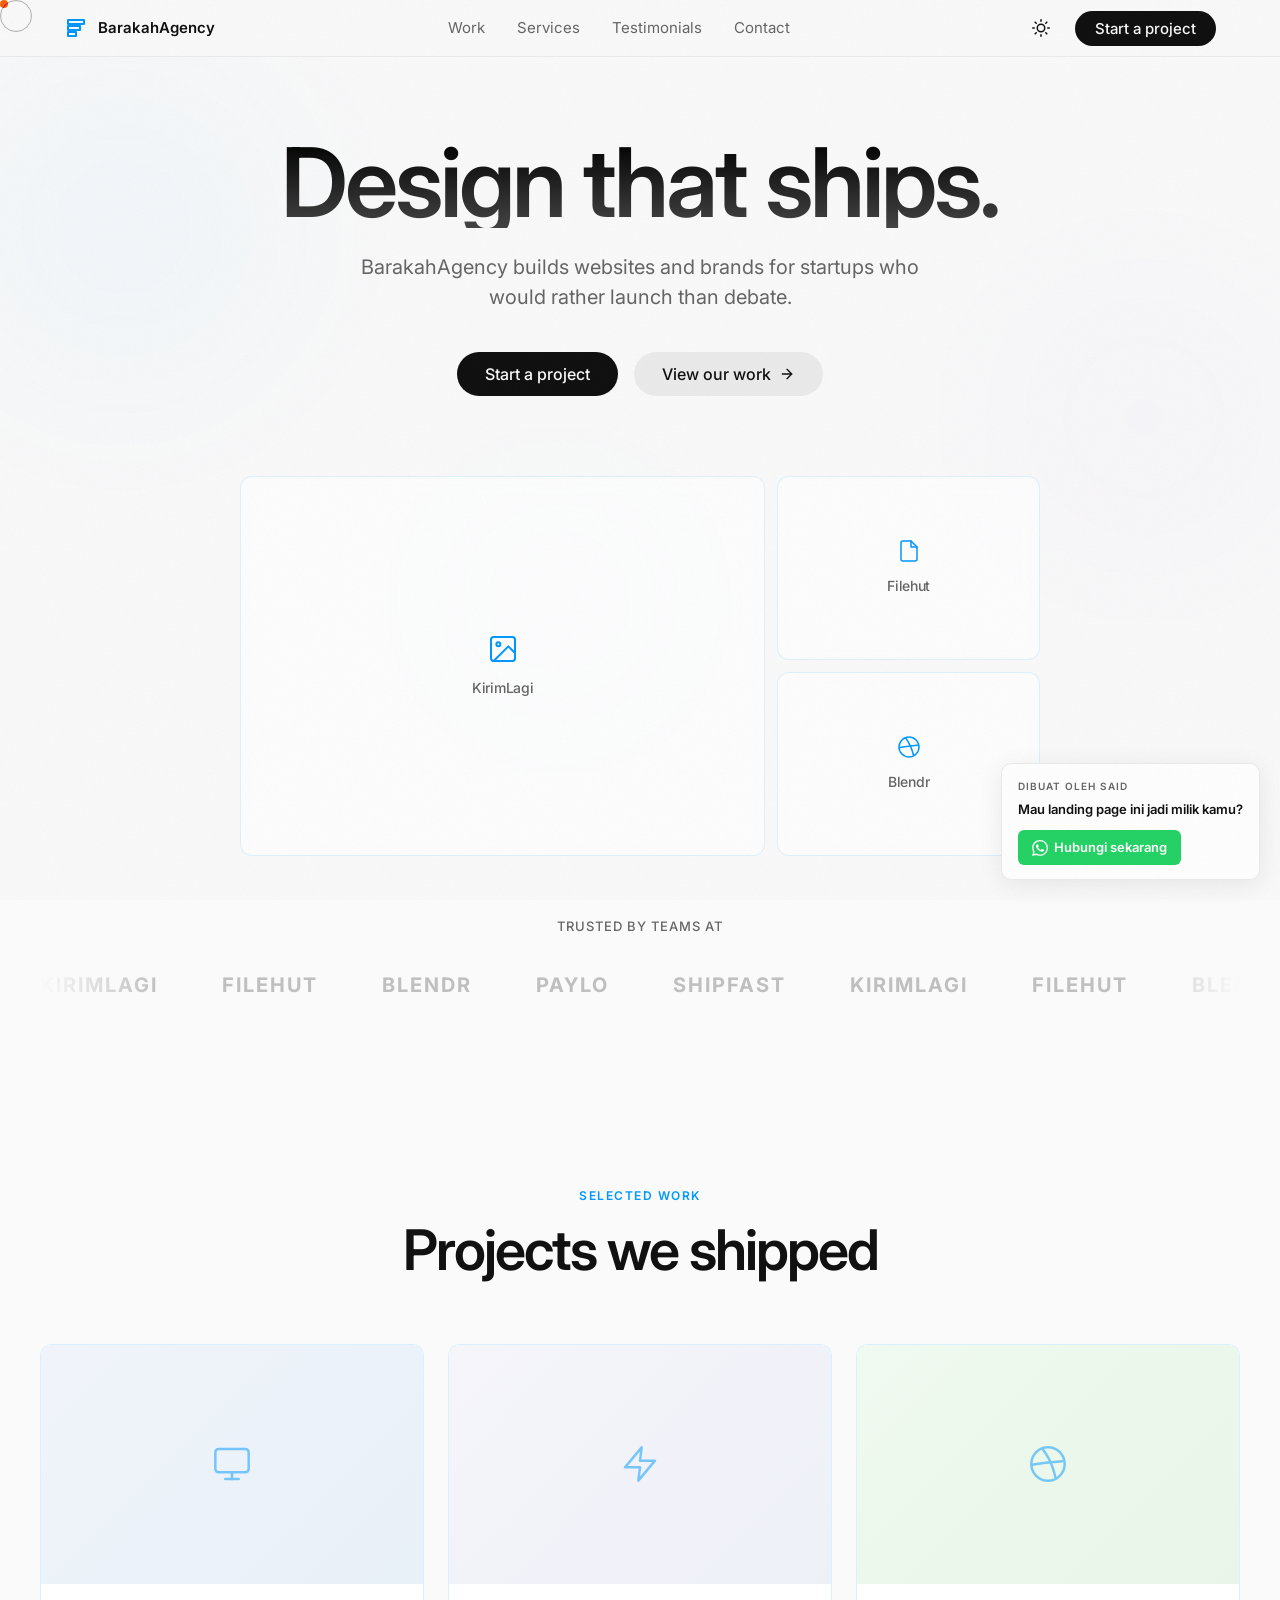
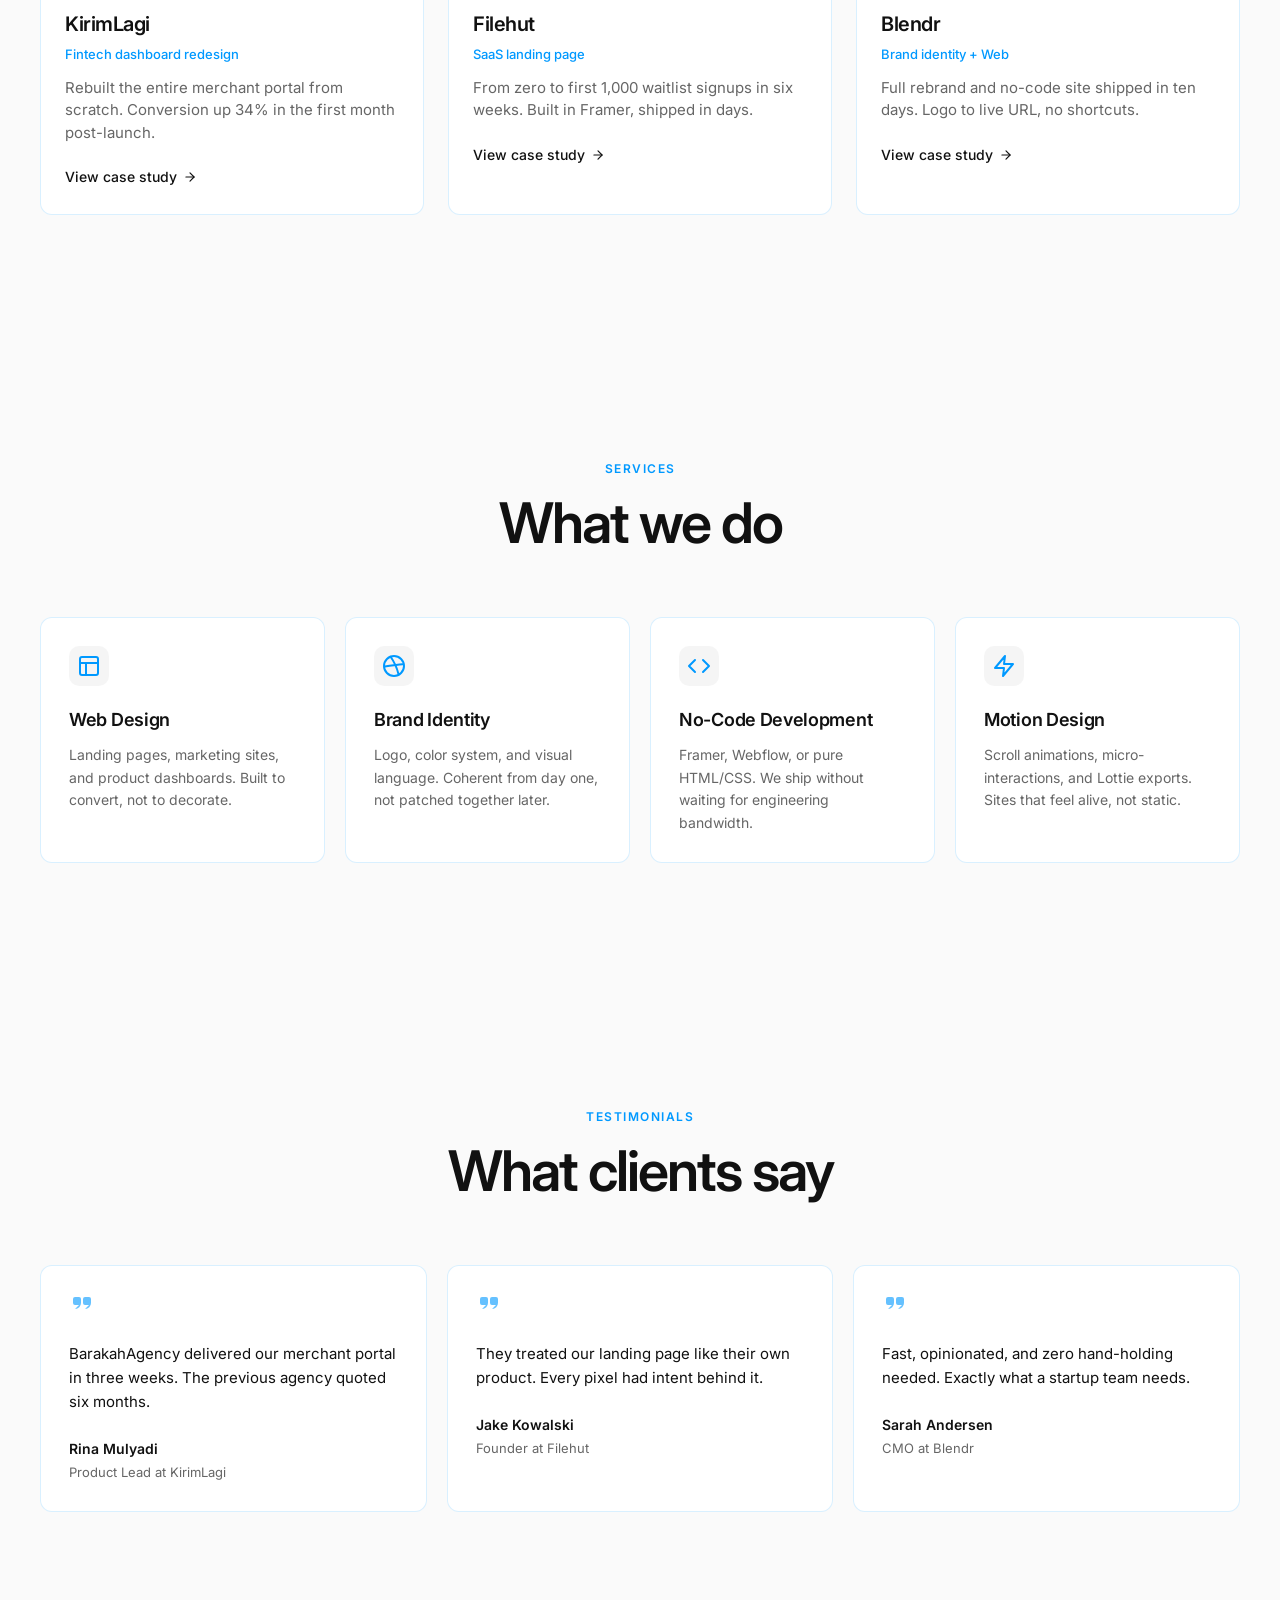
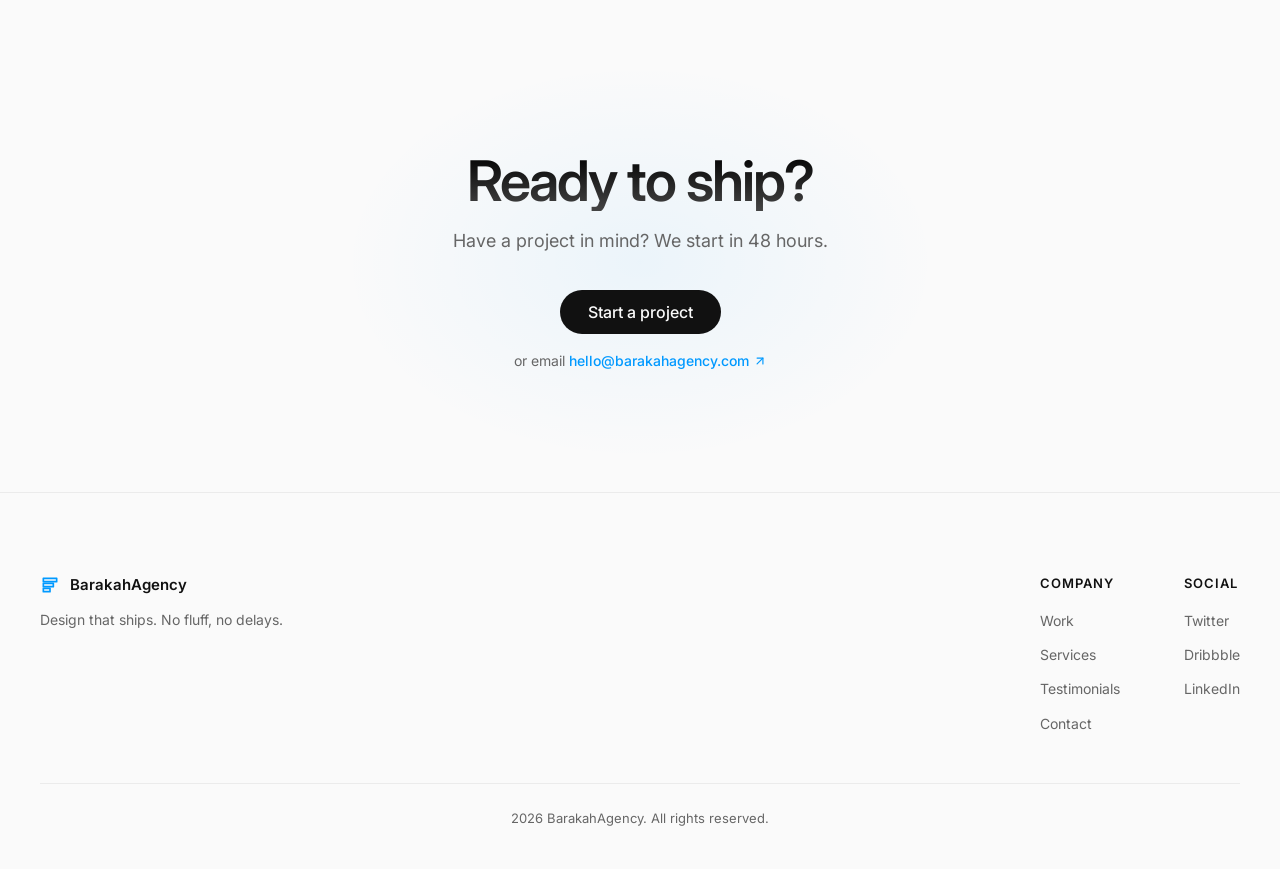
<file: templates/barakah-agency/index.html>
<!DOCTYPE html>
<html lang="en">
<head>
  <meta charset="UTF-8">
  <meta name="viewport" content="width=device-width, initial-scale=1.0">
  <title>BarakahAgency - Design that ships</title>
  <link rel="icon" href="data:image/svg+xml,%3Csvg xmlns='http://www.w3.org/2000/svg' viewBox='0 0 32 32'%3E%3Crect width='32' height='32' rx='6' fill='%23050505'/%3E%3Cpath d='M8 8h16v4H8z' fill='none' stroke='%230099ff' stroke-width='2.5'/%3E%3Cpath d='M8 14h12v4H8z' fill='none' stroke='%230099ff' stroke-width='2.5'/%3E%3Cpath d='M8 20h8v4H8z' fill='none' stroke='%230099ff' stroke-width='2.5'/%3E%3C/svg%3E">
  <link href="https://fonts.googleapis.com/css2?family=Inter:wght@300;400;500;600;700&display=swap" rel="stylesheet">
  <link rel="stylesheet" href="style.css">
</head>
<body>

  <!-- Custom Cursor -->
  <div class="cursor" id="cursor"></div>
  <div class="cursor-follower" id="cursorFollower"></div>

  <!-- Grain Overlay -->
  <div class="grain-overlay" aria-hidden="true"></div>

  <!-- Navigation -->
  <nav class="nav" id="nav">
    <div class="nav-inner">
      <a href="#" class="nav-logo" aria-label="BarakahAgency home">
        <svg width="24" height="24" viewBox="0 0 24 24" fill="none" stroke="currentColor" stroke-width="2" stroke-linecap="round" stroke-linejoin="round">
          <path d="M4 4h16v4H4z"/>
          <path d="M4 10h12v4H4z"/>
          <path d="M4 16h8v4H4z"/>
        </svg>
        <span>BarakahAgency</span>
      </a>
      <button class="nav-toggle" id="navToggle" aria-label="Toggle menu">
        <svg class="icon-hamburger" width="20" height="20" viewBox="0 0 24 24" fill="none" stroke="currentColor" stroke-width="2" stroke-linecap="round">
          <line x1="3" y1="6" x2="21" y2="6"/>
          <line x1="3" y1="12" x2="21" y2="12"/>
          <line x1="3" y1="18" x2="21" y2="18"/>
        </svg>
        <svg class="icon-close" width="20" height="20" viewBox="0 0 24 24" fill="none" stroke="currentColor" stroke-width="2" stroke-linecap="round">
          <line x1="18" y1="6" x2="6" y2="18"/>
          <line x1="6" y1="6" x2="18" y2="18"/>
        </svg>
      </button>
      <div class="nav-links">
        <a href="#work">Work</a>
        <a href="#services">Services</a>
        <a href="#testimonials">Testimonials</a>
        <a href="#contact">Contact</a>
      </div>
      <div class="nav-actions">
        <button class="theme-toggle" id="themeToggle" aria-label="Toggle theme">
          <svg class="icon-moon" width="18" height="18" viewBox="0 0 24 24" fill="none" stroke="currentColor" stroke-width="2" stroke-linecap="round" stroke-linejoin="round"><path d="M21 12.79A9 9 0 1 1 11.21 3 7 7 0 0 0 21 12.79z"/></svg>
          <svg class="icon-sun" width="18" height="18" viewBox="0 0 24 24" fill="none" stroke="currentColor" stroke-width="2" stroke-linecap="round" stroke-linejoin="round"><circle cx="12" cy="12" r="5"/><line x1="12" y1="1" x2="12" y2="3"/><line x1="12" y1="21" x2="12" y2="23"/><line x1="4.22" y1="4.22" x2="5.64" y2="5.64"/><line x1="18.36" y1="18.36" x2="19.78" y2="19.78"/><line x1="1" y1="12" x2="3" y2="12"/><line x1="21" y1="12" x2="23" y2="12"/><line x1="4.22" y1="19.78" x2="5.64" y2="18.36"/><line x1="18.36" y1="5.64" x2="19.78" y2="4.22"/></svg>
        </button>
        <a href="#contact" class="btn btn-primary magnetic">Start a project</a>
      </div>
    </div>
  </nav>

  <!-- Hero -->
  <section class="hero">
    <div class="aurora" aria-hidden="true">
      <div class="aurora-blob aurora-blob-1"></div>
      <div class="aurora-blob aurora-blob-2"></div>
      <div class="aurora-blob aurora-blob-3"></div>
    </div>
    <div class="hero-inner">
      <div class="hero-content" data-reveal>
        <h1 class="hero-title">Design that ships.</h1>
        <p class="hero-subtitle">BarakahAgency builds websites and brands for startups who would rather launch than debate.</p>
        <div class="hero-ctas">
          <a href="#contact" class="btn btn-primary btn-lg magnetic">Start a project</a>
          <a href="#work" class="btn btn-ghost btn-lg magnetic">View our work
            <svg width="16" height="16" viewBox="0 0 24 24" fill="none" stroke="currentColor" stroke-width="2" stroke-linecap="round" stroke-linejoin="round">
              <line x1="5" y1="12" x2="19" y2="12"/>
              <polyline points="12 5 19 12 12 19"/>
            </svg>
          </a>
        </div>
      </div>
      <div class="hero-visual" data-reveal data-reveal-delay="100">
        <div class="bento-grid">
          <div class="bento-item bento-lg">
            <div class="bento-placeholder">
              <svg width="32" height="32" viewBox="0 0 24 24" fill="none" stroke="currentColor" stroke-width="1.5" stroke-linecap="round" stroke-linejoin="round">
                <rect x="3" y="3" width="18" height="18" rx="2" ry="2"/>
                <circle cx="8.5" cy="8.5" r="1.5"/>
                <polyline points="21 15 16 10 5 21"/>
              </svg>
              <span>KirimLagi</span>
            </div>
          </div>
          <div class="bento-item bento-sm">
            <div class="bento-placeholder">
              <svg width="24" height="24" viewBox="0 0 24 24" fill="none" stroke="currentColor" stroke-width="1.5" stroke-linecap="round" stroke-linejoin="round">
                <path d="M14 2H6a2 2 0 0 0-2 2v16a2 2 0 0 0 2 2h12a2 2 0 0 0 2-2V8z"/>
                <polyline points="14 2 14 8 20 8"/>
              </svg>
              <span>Filehut</span>
            </div>
          </div>
          <div class="bento-item bento-sm">
            <div class="bento-placeholder">
              <svg width="24" height="24" viewBox="0 0 24 24" fill="none" stroke="currentColor" stroke-width="1.5" stroke-linecap="round" stroke-linejoin="round">
                <circle cx="12" cy="12" r="10"/>
                <path d="M8.56 2.75c4.37 6.03 6.02 9.42 8.03 17.72"/>
                <path d="M2.75 12.41c6.03-1.23 9.42-1.23 17.72-2.13"/>
              </svg>
              <span>Blendr</span>
            </div>
          </div>
        </div>
      </div>
    </div>
  </section>

  <!-- Clients Marquee -->
  <section class="clients">
    <div class="clients-inner" data-reveal>
      <p class="clients-label">Trusted by teams at</p>
      <div class="marquee">
        <div class="marquee-track">
          <span class="client-name">KirimLagi</span>
          <span class="client-name">Filehut</span>
          <span class="client-name">Blendr</span>
          <span class="client-name">Paylo</span>
          <span class="client-name">Shipfast</span>
          <span class="client-name">KirimLagi</span>
          <span class="client-name">Filehut</span>
          <span class="client-name">Blendr</span>
          <span class="client-name">Paylo</span>
          <span class="client-name">Shipfast</span>
        </div>
      </div>
    </div>
  </section>

  <!-- Selected Work -->
  <section class="work" id="work">
    <div class="work-inner">
      <div class="section-header" data-reveal>
        <span class="section-label">Selected Work</span>
        <h2 class="section-title">Projects we shipped</h2>
      </div>
      <div class="work-grid" id="workGrid">
        <article class="work-card" data-reveal data-reveal-delay="0">
          <div class="work-card-visual">
            <div class="work-card-placeholder work-card-fintech">
              <svg width="40" height="40" viewBox="0 0 24 24" fill="none" stroke="currentColor" stroke-width="1.5" stroke-linecap="round" stroke-linejoin="round">
                <rect x="2" y="3" width="20" height="14" rx="2" ry="2"/>
                <line x1="8" y1="21" x2="16" y2="21"/>
                <line x1="12" y1="17" x2="12" y2="21"/>
              </svg>
            </div>
            <div class="work-card-preview" data-preview="fintech">
              <div class="preview-mock">
                <div class="mock-header"></div>
                <div class="mock-chart">
                  <div class="mock-bar" style="height:40%"></div>
                  <div class="mock-bar" style="height:70%"></div>
                  <div class="mock-bar" style="height:55%"></div>
                  <div class="mock-bar" style="height:90%"></div>
                  <div class="mock-bar" style="height:60%"></div>
                </div>
                <div class="mock-balance">$48,290</div>
              </div>
            </div>
          </div>
          <div class="work-card-content">
            <h3 class="work-card-title">KirimLagi</h3>
            <p class="work-card-meta">Fintech dashboard redesign</p>
            <p class="work-card-desc">Rebuilt the entire merchant portal from scratch. Conversion up 34% in the first month post-launch.</p>
            <a href="#" class="work-card-link">View case study
              <svg width="14" height="14" viewBox="0 0 24 24" fill="none" stroke="currentColor" stroke-width="2" stroke-linecap="round" stroke-linejoin="round">
                <line x1="5" y1="12" x2="19" y2="12"/>
                <polyline points="12 5 19 12 12 19"/>
              </svg>
            </a>
          </div>
        </article>
        <article class="work-card" data-reveal data-reveal-delay="100">
          <div class="work-card-visual">
            <div class="work-card-placeholder work-card-saas">
              <svg width="40" height="40" viewBox="0 0 24 24" fill="none" stroke="currentColor" stroke-width="1.5" stroke-linecap="round" stroke-linejoin="round">
                <path d="M13 2L3 14h9l-1 8 10-12h-9l1-8z"/>
              </svg>
            </div>
            <div class="work-card-preview" data-preview="saas">
              <div class="preview-mock preview-mock-saas">
                <div class="mock-hero-text"></div>
                <div class="mock-hero-text mock-hero-text-short"></div>
                <div class="mock-cta-row">
                  <div class="mock-pill"></div>
                  <div class="mock-pill mock-pill-ghost"></div>
                </div>
              </div>
            </div>
          </div>
          <div class="work-card-content">
            <h3 class="work-card-title">Filehut</h3>
            <p class="work-card-meta">SaaS landing page</p>
            <p class="work-card-desc">From zero to first 1,000 waitlist signups in six weeks. Built in Framer, shipped in days.</p>
            <a href="#" class="work-card-link">View case study
              <svg width="14" height="14" viewBox="0 0 24 24" fill="none" stroke="currentColor" stroke-width="2" stroke-linecap="round" stroke-linejoin="round">
                <line x1="5" y1="12" x2="19" y2="12"/>
                <polyline points="12 5 19 12 12 19"/>
              </svg>
            </a>
          </div>
        </article>
        <article class="work-card" data-reveal data-reveal-delay="200">
          <div class="work-card-visual">
            <div class="work-card-placeholder work-card-brand">
              <svg width="40" height="40" viewBox="0 0 24 24" fill="none" stroke="currentColor" stroke-width="1.5" stroke-linecap="round" stroke-linejoin="round">
                <circle cx="12" cy="12" r="10"/>
                <path d="M8.56 2.75c4.37 6.03 6.02 9.42 8.03 17.72"/>
                <path d="M2.75 12.41c6.03-1.23 9.42-1.23 17.72-2.13"/>
              </svg>
            </div>
            <div class="work-card-preview" data-preview="brand">
              <div class="preview-mock preview-mock-brand">
                <div class="mock-logo-circle"></div>
                <div class="mock-brand-text"></div>
                <div class="mock-swatches">
                  <div class="mock-swatch" style="background:#0099ff"></div>
                  <div class="mock-swatch" style="background:#7c3aed"></div>
                  <div class="mock-swatch" style="background:#f59e0b"></div>
                </div>
              </div>
            </div>
          </div>
          <div class="work-card-content">
            <h3 class="work-card-title">Blendr</h3>
            <p class="work-card-meta">Brand identity + Web</p>
            <p class="work-card-desc">Full rebrand and no-code site shipped in ten days. Logo to live URL, no shortcuts.</p>
            <a href="#" class="work-card-link">View case study
              <svg width="14" height="14" viewBox="0 0 24 24" fill="none" stroke="currentColor" stroke-width="2" stroke-linecap="round" stroke-linejoin="round">
                <line x1="5" y1="12" x2="19" y2="12"/>
                <polyline points="12 5 19 12 12 19"/>
              </svg>
            </a>
          </div>
        </article>
      </div>
    </div>
  </section>

  <!-- Services -->
  <section class="services" id="services">
    <div class="services-inner">
      <div class="section-header" data-reveal>
        <span class="section-label">Services</span>
        <h2 class="section-title">What we do</h2>
      </div>
      <div class="services-grid">
        <div class="service-card" data-reveal data-reveal-delay="0">
          <div class="service-icon">
            <svg width="24" height="24" viewBox="0 0 24 24" fill="none" stroke="currentColor" stroke-width="2" stroke-linecap="round" stroke-linejoin="round">
              <rect x="3" y="3" width="18" height="18" rx="2" ry="2"/>
              <line x1="3" y1="9" x2="21" y2="9"/>
              <line x1="9" y1="21" x2="9" y2="9"/>
            </svg>
          </div>
          <h3 class="service-title">Web Design</h3>
          <p class="service-desc">Landing pages, marketing sites, and product dashboards. Built to convert, not to decorate.</p>
        </div>
        <div class="service-card" data-reveal data-reveal-delay="100">
          <div class="service-icon">
            <svg width="24" height="24" viewBox="0 0 24 24" fill="none" stroke="currentColor" stroke-width="2" stroke-linecap="round" stroke-linejoin="round">
              <circle cx="12" cy="12" r="10"/>
              <path d="M8.56 2.75c4.37 6.03 6.02 9.42 8.03 17.72"/>
              <path d="M2.75 12.41c6.03-1.23 9.42-1.23 17.72-2.13"/>
            </svg>
          </div>
          <h3 class="service-title">Brand Identity</h3>
          <p class="service-desc">Logo, color system, and visual language. Coherent from day one, not patched together later.</p>
        </div>
        <div class="service-card" data-reveal data-reveal-delay="200">
          <div class="service-icon">
            <svg width="24" height="24" viewBox="0 0 24 24" fill="none" stroke="currentColor" stroke-width="2" stroke-linecap="round" stroke-linejoin="round">
              <polyline points="16 18 22 12 16 6"/>
              <polyline points="8 6 2 12 8 18"/>
            </svg>
          </div>
          <h3 class="service-title">No-Code Development</h3>
          <p class="service-desc">Framer, Webflow, or pure HTML/CSS. We ship without waiting for engineering bandwidth.</p>
        </div>
        <div class="service-card" data-reveal data-reveal-delay="300">
          <div class="service-icon">
            <svg width="24" height="24" viewBox="0 0 24 24" fill="none" stroke="currentColor" stroke-width="2" stroke-linecap="round" stroke-linejoin="round">
              <polygon points="13 2 3 14 12 14 11 22 21 10 12 10 13 2"/>
            </svg>
          </div>
          <h3 class="service-title">Motion Design</h3>
          <p class="service-desc">Scroll animations, micro-interactions, and Lottie exports. Sites that feel alive, not static.</p>
        </div>
      </div>
    </div>
  </section>

  <!-- Testimonials -->
  <section class="testimonials" id="testimonials">
    <div class="testimonials-inner">
      <div class="section-header" data-reveal>
        <span class="section-label">Testimonials</span>
        <h2 class="section-title">What clients say</h2>
      </div>
      <div class="testimonials-grid">
        <blockquote class="testimonial-card" data-reveal data-reveal-delay="0">
          <div class="testimonial-quote">
            <svg width="24" height="24" viewBox="0 0 24 24" fill="currentColor">
              <path d="M10 11H6a2 2 0 0 1-2-2V5a2 2 0 0 1 2-2h4a2 2 0 0 1 2 2v4a6 6 0 0 1-6 6h0M20 11h-4a2 2 0 0 1-2-2V5a2 2 0 0 1 2-2h4a2 2 0 0 1 2 2v4a6 6 0 0 1-6 6h0"/>
            </svg>
          </div>
          <p class="testimonial-text">BarakahAgency delivered our merchant portal in three weeks. The previous agency quoted six months.</p>
          <footer class="testimonial-author">
            <span class="testimonial-name">Rina Mulyadi</span>
            <span class="testimonial-role">Product Lead at KirimLagi</span>
          </footer>
        </blockquote>
        <blockquote class="testimonial-card" data-reveal data-reveal-delay="100">
          <div class="testimonial-quote">
            <svg width="24" height="24" viewBox="0 0 24 24" fill="currentColor">
              <path d="M10 11H6a2 2 0 0 1-2-2V5a2 2 0 0 1 2-2h4a2 2 0 0 1 2 2v4a6 6 0 0 1-6 6h0M20 11h-4a2 2 0 0 1-2-2V5a2 2 0 0 1 2-2h4a2 2 0 0 1 2 2v4a6 6 0 0 1-6 6h0"/>
            </svg>
          </div>
          <p class="testimonial-text">They treated our landing page like their own product. Every pixel had intent behind it.</p>
          <footer class="testimonial-author">
            <span class="testimonial-name">Jake Kowalski</span>
            <span class="testimonial-role">Founder at Filehut</span>
          </footer>
        </blockquote>
        <blockquote class="testimonial-card" data-reveal data-reveal-delay="200">
          <div class="testimonial-quote">
            <svg width="24" height="24" viewBox="0 0 24 24" fill="currentColor">
              <path d="M10 11H6a2 2 0 0 1-2-2V5a2 2 0 0 1 2-2h4a2 2 0 0 1 2 2v4a6 6 0 0 1-6 6h0M20 11h-4a2 2 0 0 1-2-2V5a2 2 0 0 1 2-2h4a2 2 0 0 1 2 2v4a6 6 0 0 1-6 6h0"/>
            </svg>
          </div>
          <p class="testimonial-text">Fast, opinionated, and zero hand-holding needed. Exactly what a startup team needs.</p>
          <footer class="testimonial-author">
            <span class="testimonial-name">Sarah Andersen</span>
            <span class="testimonial-role">CMO at Blendr</span>
          </footer>
        </blockquote>
      </div>
    </div>
  </section>

  <!-- CTA -->
  <section class="cta-section" id="contact">
    <div class="cta-section-inner" data-reveal>
      <h2 class="cta-title">Ready to ship?</h2>
      <p class="cta-subtitle">Have a project in mind? We start in 48 hours.</p>
      <div class="cta-actions">
        <a href="mailto:hello@barakahagency.com" class="btn btn-primary btn-lg magnetic">Start a project</a>
        <span class="cta-or">or email <a href="mailto:hello@barakahagency.com">hello@barakahagency.com<svg width="14" height="14" viewBox="0 0 24 24" fill="none" stroke="currentColor" stroke-width="2" stroke-linecap="round" stroke-linejoin="round"><path d="M7 17L17 7"/><path d="M7 7h10v10"/></svg></a></span>
      </div>
    </div>
  </section>

  <!-- Footer -->
  <footer class="footer">
    <div class="footer-inner">
      <div class="footer-brand">
        <a href="#" class="footer-logo" aria-label="BarakahAgency home">
          <svg width="20" height="20" viewBox="0 0 24 24" fill="none" stroke="currentColor" stroke-width="2" stroke-linecap="round" stroke-linejoin="round">
            <path d="M4 4h16v4H4z"/>
            <path d="M4 10h12v4H4z"/>
            <path d="M4 16h8v4H4z"/>
          </svg>
          <span>BarakahAgency</span>
        </a>
        <p class="footer-tagline">Design that ships. No fluff, no delays.</p>
      </div>
      <div class="footer-links">
        <div class="footer-col">
          <h4>Company</h4>
          <a href="#work">Work</a>
          <a href="#services">Services</a>
          <a href="#testimonials">Testimonials</a>
          <a href="#contact">Contact</a>
        </div>
        <div class="footer-col">
          <h4>Social</h4>
          <a href="#" target="_blank" rel="noopener">Twitter</a>
          <a href="#" target="_blank" rel="noopener">Dribbble</a>
          <a href="#" target="_blank" rel="noopener">LinkedIn</a>
        </div>
      </div>
    </div>
    <div class="footer-bottom">
      <p>2026 BarakahAgency. All rights reserved.</p>
    </div>
  </footer>

  <!-- Monetization CTA -->
  <div class="sa-cta" id="saCta">
    <div class="sa-cta-inner">
      <span class="sa-cta-label">Dibuat oleh Said</span>
      <p class="sa-cta-text">Mau landing page ini jadi milik kamu?</p>
      <a href="https://wa.me/628567040666?text=Hai%2C%20saya%20tertarik%20buat%20landing%20page%20untuk%20bisnis%20saya" class="sa-cta-btn" target="_blank" rel="noopener">
        <svg width="16" height="16" viewBox="0 0 24 24" fill="currentColor">
          <path d="M17.472 14.382c-.297-.149-1.758-.867-2.03-.967-.273-.099-.471-.148-.67.15-.197.297-.767.966-.94 1.164-.173.199-.347.223-.644.075-.297-.15-1.255-.463-2.39-1.475-.883-.788-1.48-1.761-1.653-2.059-.173-.297-.018-.458.13-.606.134-.133.298-.347.446-.52.149-.174.198-.298.298-.497.099-.198.05-.371-.025-.52-.075-.149-.669-1.612-.916-2.207-.242-.579-.487-.5-.669-.51-.173-.008-.371-.01-.57-.01-.198 0-.52.074-.792.372-.272.297-1.04 1.016-1.04 2.479 0 1.462 1.065 2.875 1.213 3.074.149.198 2.096 3.2 5.077 4.487.709.306 1.262.489 1.694.625.712.227 1.36.195 1.871.118.571-.085 1.758-.719 2.006-1.413.248-.694.248-1.289.173-1.413-.074-.124-.272-.198-.57-.347m-5.421 7.403h-.004a9.87 9.87 0 01-5.031-1.378l-.361-.214-3.741.982.998-3.648-.235-.374a9.86 9.86 0 01-1.51-5.26c.001-5.45 4.436-9.884 9.888-9.884 2.64 0 5.122 1.03 6.988 2.898a9.825 9.825 0 012.893 6.994c-.003 5.45-4.437 9.884-9.885 9.884m8.413-18.297A11.815 11.815 0 0012.05 0C5.495 0 .16 5.335.157 11.892c0 2.096.547 4.142 1.588 5.945L.057 24l6.305-1.654a11.882 11.882 0 005.683 1.448h.005c6.554 0 11.89-5.335 11.893-11.893a11.821 11.821 0 00-3.48-8.413z"/>
        </svg>
        Hubungi sekarang
      </a>
    </div>
  </div>

  <script src="script.js"></script>
</body>
</html>
</file>
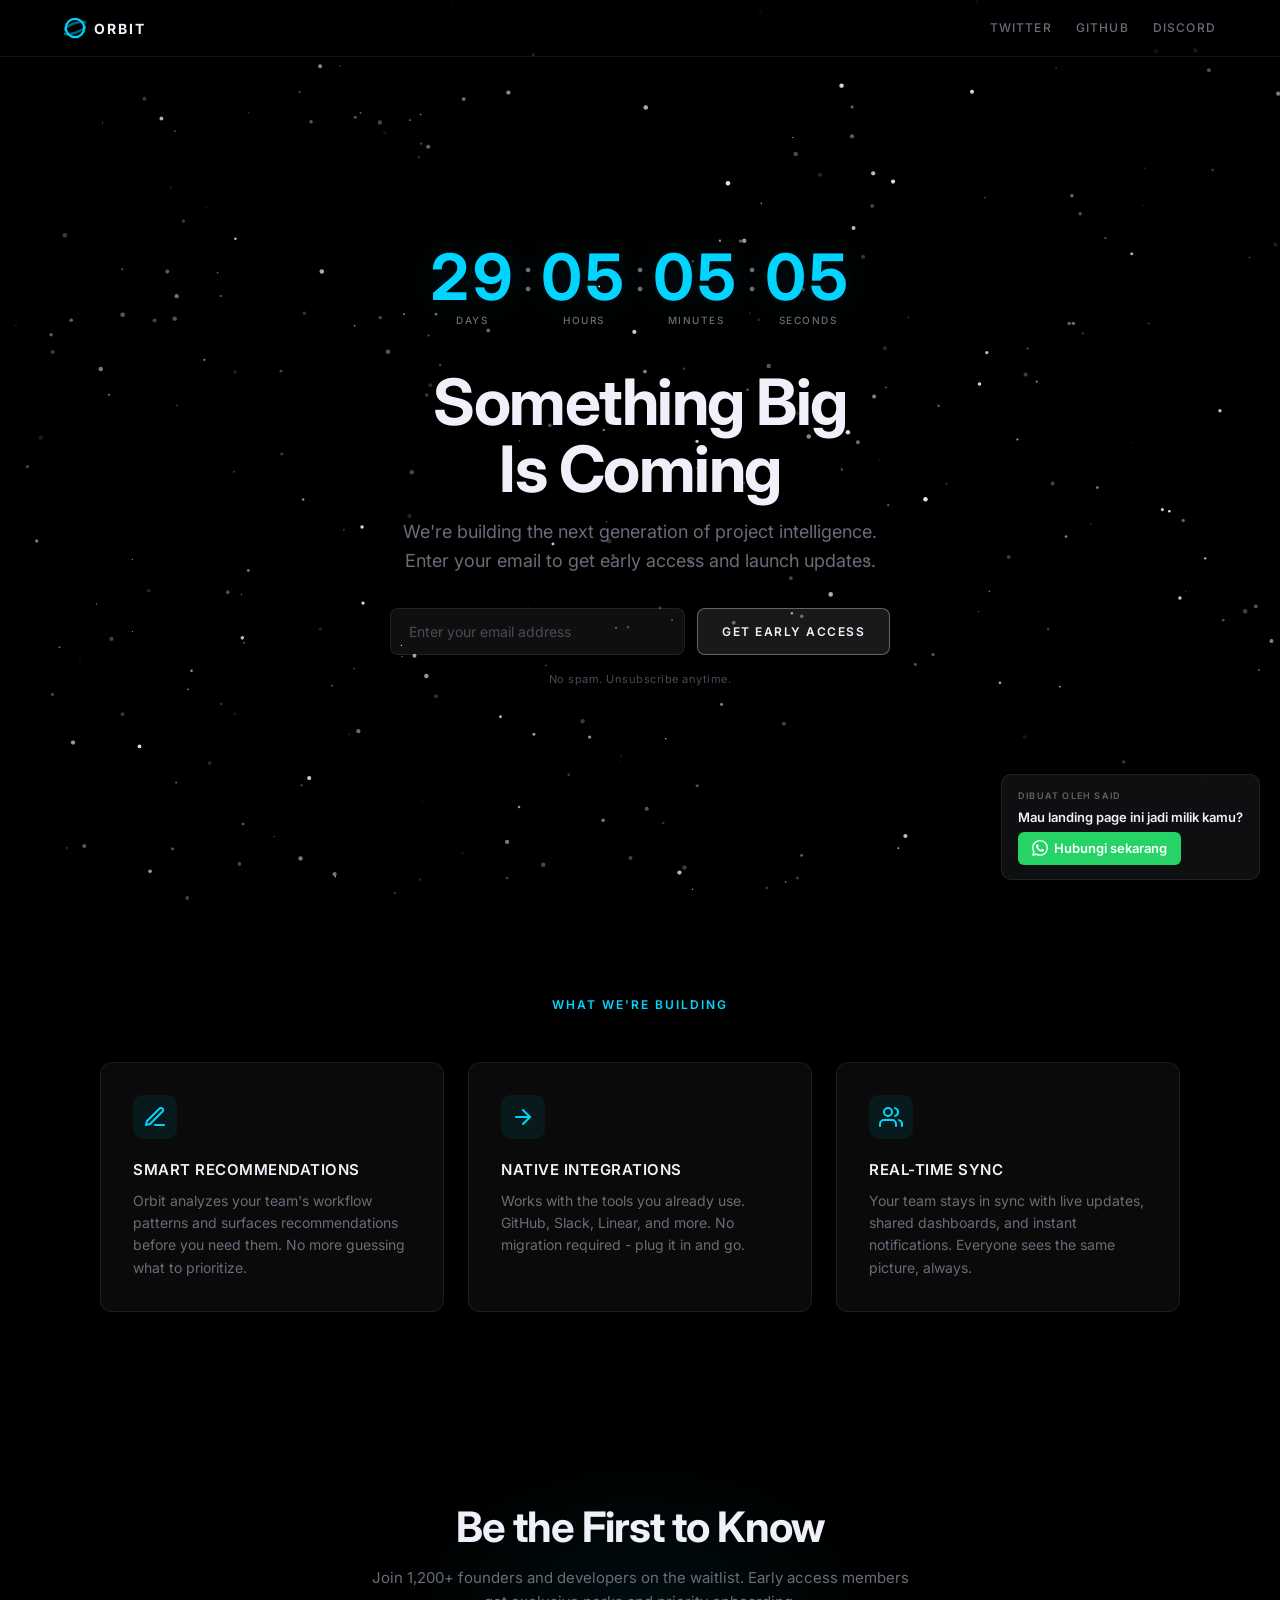
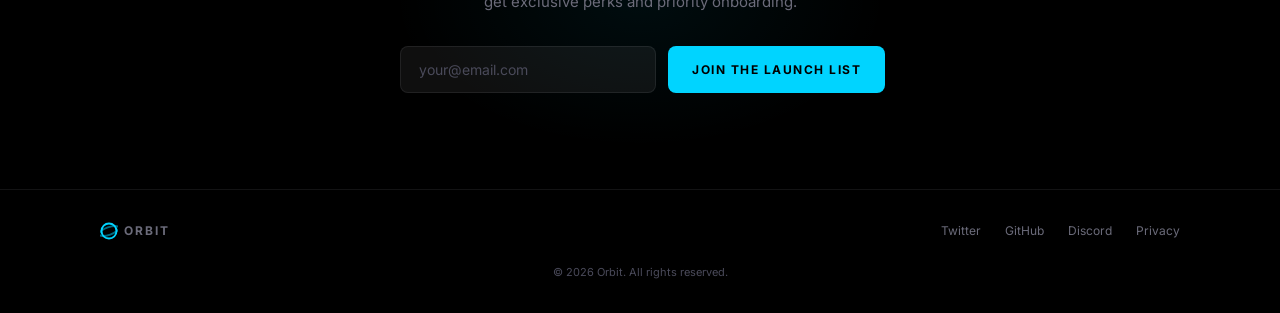
<file: templates/orbit-launch/index.html>
<!DOCTYPE html>
<html lang="en">
<head>
  <meta charset="UTF-8">
  <meta name="viewport" content="width=device-width, initial-scale=1.0">
  <title>Orbit - Coming Soon</title>
  <link rel="icon" href="data:image/svg+xml,<svg xmlns='http://www.w3.org/2000/svg' viewBox='0 0 32 32'><rect width='32' height='32' rx='6' fill='%23000000'/><circle cx='16' cy='16' r='10' fill='none' stroke='%2300d4ff' stroke-width='2.5'/><ellipse cx='16' cy='16' rx='14' ry='5' fill='none' stroke='rgba(0,212,255,0.4)' stroke-width='1' transform='rotate(-20 16 16)'/></svg>">
  <link href="https://fonts.googleapis.com/css2?family=Inter:wght@300;400;500;600;700&display=swap" rel="stylesheet">
  <link rel="stylesheet" href="style.css">
</head>
<body>
  <!-- Starfield Canvas -->
  <canvas id="starfield" aria-hidden="true"></canvas>

  <!-- Nav -->
  <nav class="nav">
    <div class="nav-inner">
      <a href="#" class="nav-logo">
        <svg width="22" height="22" viewBox="0 0 24 24" fill="none" stroke="currentColor" stroke-width="2.5" stroke-linecap="round" stroke-linejoin="round">
          <circle cx="12" cy="12" r="10"/>
          <ellipse cx="12" cy="12" rx="14" ry="5" transform="rotate(-20 12 12)" opacity="0.5"/>
        </svg>
        ORBIT
      </a>
      <div class="nav-links">
        <a href="#">TWITTER</a>
        <a href="#">GITHUB</a>
        <a href="#">DISCORD</a>
      </div>
    </div>
  </nav>

  <!-- Hero -->
  <section class="hero">
    <div class="hero-inner">
      <div class="countdown" id="countdown">
        <div class="countdown-item">
          <span class="countdown-number" id="cd-days">00</span>
          <span class="countdown-label">DAYS</span>
        </div>
        <div class="countdown-sep">:</div>
        <div class="countdown-item">
          <span class="countdown-number" id="cd-hours">00</span>
          <span class="countdown-label">HOURS</span>
        </div>
        <div class="countdown-sep">:</div>
        <div class="countdown-item">
          <span class="countdown-number" id="cd-minutes">00</span>
          <span class="countdown-label">MINUTES</span>
        </div>
        <div class="countdown-sep">:</div>
        <div class="countdown-item">
          <span class="countdown-number" id="cd-seconds">00</span>
          <span class="countdown-label">SECONDS</span>
        </div>
      </div>
      <h1 class="hero-title">Something Big<br>Is Coming</h1>
      <p class="hero-sub">We're building the next generation of project intelligence. Enter your email to get early access and launch updates.</p>
      <form class="hero-form" id="signupForm">
        <input type="email" class="hero-input" placeholder="Enter your email address" required>
        <button type="submit" class="hero-btn">GET EARLY ACCESS</button>
      </form>
      <p class="hero-note">No spam. Unsubscribe anytime.</p>
    </div>
  </section>

  <!-- Teaser: What's Coming -->
  <section class="teaser">
    <div class="teaser-inner">
      <h2 class="section-label">What We're Building</h2>
      <div class="teaser-grid">
        <div class="teaser-card" data-reveal>
          <div class="teaser-icon">
            <svg width="24" height="24" viewBox="0 0 24 24" fill="none" stroke="currentColor" stroke-width="2" stroke-linecap="round" stroke-linejoin="round">
              <path d="M12 20h9"/>
              <path d="M16.5 3.5a2.121 2.121 0 0 1 3 3L7 19l-4 1 1-4L16.5 3.5z"/>
            </svg>
          </div>
          <h3 class="teaser-title">Smart Recommendations</h3>
          <p class="teaser-desc">Orbit analyzes your team's workflow patterns and surfaces recommendations before you need them. No more guessing what to prioritize.</p>
        </div>
        <div class="teaser-card" data-reveal data-reveal-delay="100">
          <div class="teaser-icon">
            <svg width="24" height="24" viewBox="0 0 24 24" fill="none" stroke="currentColor" stroke-width="2" stroke-linecap="round" stroke-linejoin="round">
              <path d="M5 12h14"/>
              <path d="M12 5l7 7-7 7"/>
            </svg>
          </div>
          <h3 class="teaser-title">Native Integrations</h3>
          <p class="teaser-desc">Works with the tools you already use. GitHub, Slack, Linear, and more. No migration required - plug it in and go.</p>
        </div>
        <div class="teaser-card" data-reveal data-reveal-delay="200">
          <div class="teaser-icon">
            <svg width="24" height="24" viewBox="0 0 24 24" fill="none" stroke="currentColor" stroke-width="2" stroke-linecap="round" stroke-linejoin="round">
              <path d="M17 21v-2a4 4 0 0 0-4-4H5a4 4 0 0 0-4 4v2"/>
              <circle cx="9" cy="7" r="4"/>
              <path d="M23 21v-2a4 4 0 0 0-3-3.87"/>
              <path d="M16 3.13a4 4 0 0 1 0 7.75"/>
            </svg>
          </div>
          <h3 class="teaser-title">Real-Time Sync</h3>
          <p class="teaser-desc">Your team stays in sync with live updates, shared dashboards, and instant notifications. Everyone sees the same picture, always.</p>
        </div>
      </div>
    </div>
  </section>

  <!-- Final CTA -->
  <section class="cta-section">
    <div class="cta-inner">
      <div class="cta-glow" aria-hidden="true"></div>
      <h2 class="cta-title">Be the First to Know</h2>
      <p class="cta-sub">Join 1,200+ founders and developers on the waitlist. Early access members get exclusive perks and priority onboarding.</p>
      <form class="cta-form" id="ctaForm">
        <input type="email" class="cta-input" placeholder="your@email.com" required>
        <button type="submit" class="cta-btn">JOIN THE LAUNCH LIST</button>
      </form>
    </div>
  </section>

  <!-- Footer -->
  <footer class="footer">
    <div class="footer-inner">
      <div class="footer-brand">
        <svg width="18" height="18" viewBox="0 0 24 24" fill="none" stroke="currentColor" stroke-width="2.5" stroke-linecap="round" stroke-linejoin="round">
          <circle cx="12" cy="12" r="10"/>
          <ellipse cx="12" cy="12" rx="14" ry="5" transform="rotate(-20 12 12)" opacity="0.5"/>
        </svg>
        ORBIT
      </div>
      <div class="footer-links">
        <a href="#">Twitter</a>
        <a href="#">GitHub</a>
        <a href="#">Discord</a>
        <a href="#">Privacy</a>
      </div>
      <p class="footer-copy">&copy; 2026 Orbit. All rights reserved.</p>
    </div>
  </footer>

  <!-- Monetization CTA: Dibuat oleh Said -->
  <div class="sa-cta" id="saCta">
    <div class="sa-cta-inner">
      <span class="sa-cta-label">Dibuat oleh Said</span>
      <p class="sa-cta-text">Mau landing page ini jadi milik kamu?</p>
      <a href="https://wa.me/628567040666?text=Hai%2C%20saya%20tertarik%20buat%20landing%20page%20untuk%20bisnis%20saya" class="sa-cta-btn" target="_blank" rel="noopener">
        <svg width="16" height="16" viewBox="0 0 24 24" fill="currentColor">
          <path d="M17.472 14.382c-.297-.149-1.758-.867-2.03-.967-.273-.099-.471-.148-.67.15-.197.297-.767.966-.94 1.164-.173.199-.347.223-.644.075-.297-.15-1.255-.463-2.39-1.475-.883-.788-1.48-1.761-1.653-2.059-.173-.297-.018-.458.13-.606.134-.133.298-.347.446-.52.149-.174.198-.298.298-.497.099-.198.05-.371-.025-.52-.075-.149-.669-1.612-.916-2.207-.242-.579-.487-.5-.669-.51-.173-.008-.371-.01-.57-.01-.198 0-.52.074-.792.372-.272.297-1.04 1.016-1.04 2.479 0 1.462 1.065 2.875 1.213 3.074.149.198 2.096 3.2 5.077 4.487.709.306 1.262.489 1.694.625.712.227 1.36.195 1.871.118.571-.085 1.758-.719 2.006-1.413.248-.694.248-1.289.173-1.413-.074-.124-.272-.198-.57-.347m-5.421 7.403h-.004a9.87 9.87 0 01-5.031-1.378l-.361-.214-3.741.982.998-3.648-.235-.374a9.86 9.86 0 01-1.51-5.26c.001-5.45 4.436-9.884 9.888-9.884 2.64 0 5.122 1.03 6.988 2.898a9.825 9.825 0 012.893 6.994c-.003 5.45-4.437 9.884-9.885 9.884m8.413-18.297A11.815 11.815 0 0012.05 0C5.495 0 .16 5.335.157 11.892c0 2.096.547 4.142 1.588 5.945L.057 24l6.305-1.654a11.882 11.882 0 005.683 1.448h.005c6.554 0 11.89-5.335 11.893-11.893a11.821 11.821 0 00-3.48-8.413z"/>
        </svg>
        Hubungi sekarang
      </a>
    </div>
  </div>

  <script src="script.js"></script>
</body>
</html>
</file>
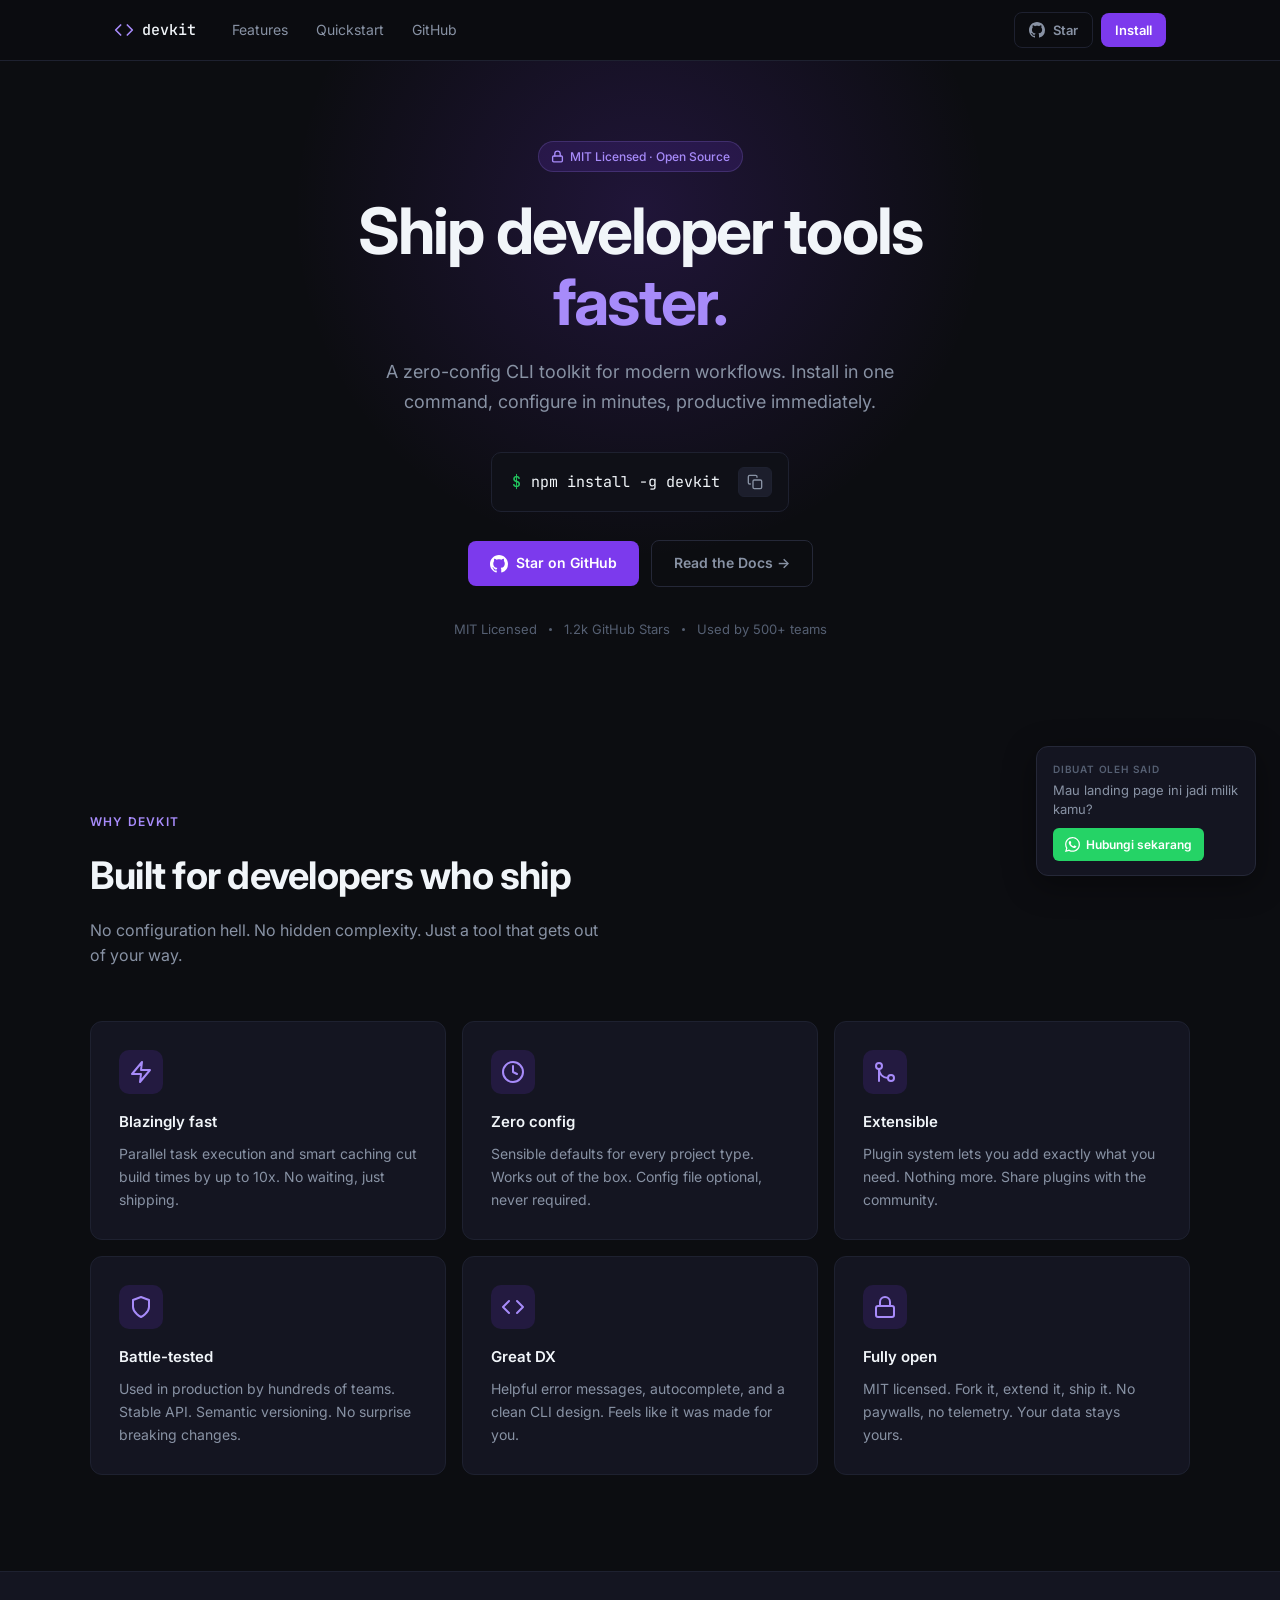
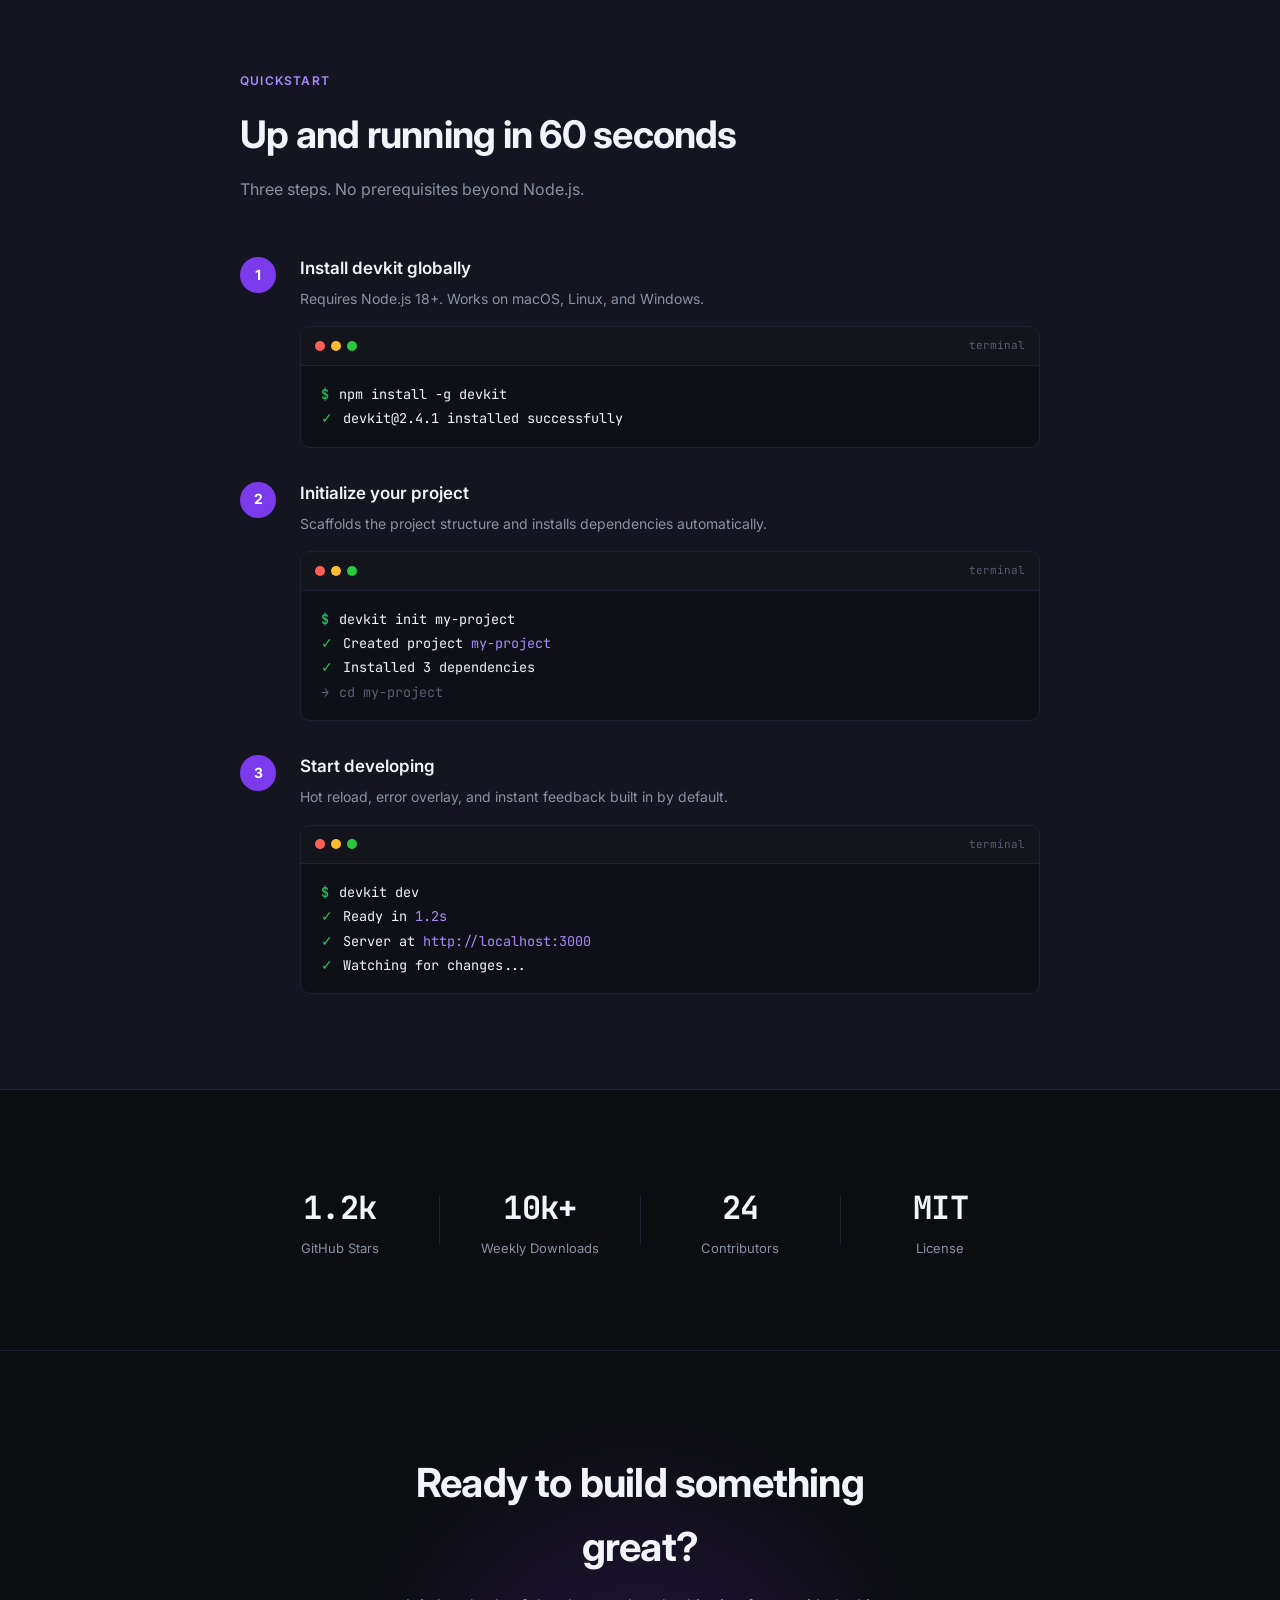
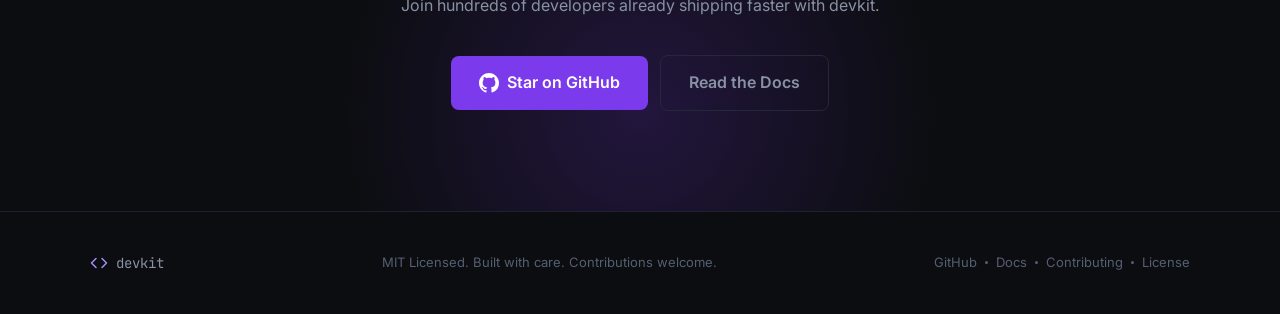
<file: templates/oss-launch/index.html>
<!DOCTYPE html>
<html lang="en">
<head>
  <meta charset="UTF-8">
  <meta name="viewport" content="width=device-width, initial-scale=1.0">
  <title>devkit: zero-config developer tooling</title>
  <meta name="description" content="A zero-config CLI toolkit for modern development workflows. Install in one command, ship in minutes.">
  <meta property="og:title" content="devkit: zero-config developer tooling">
  <meta property="og:description" content="Install in one command, ship in minutes. MIT licensed.">
  <meta property="og:type" content="website">
  <meta name="twitter:card" content="summary_large_image">
  <link rel="icon" href="data:image/svg+xml,<svg xmlns='http://www.w3.org/2000/svg' viewBox='0 0 100 100'><rect width='100' height='100' rx='16' fill='%237c3aed'/><text y='.85em' font-size='64' font-family='monospace' fill='white' x='14'>&lt;/&gt;</text></svg>">
  <link rel="preconnect" href="https://fonts.googleapis.com">
  <link rel="preconnect" href="https://fonts.gstatic.com" crossorigin>
  <link href="https://fonts.googleapis.com/css2?family=Inter:wght@400;500;600;700&family=JetBrains+Mono:wght@400;500&display=swap" rel="stylesheet">
  <link rel="stylesheet" href="style.css">
</head>
<body>

  <!-- Nav -->
  <nav class="nav" id="nav">
    <div class="nav-inner">
      <a href="#" class="nav-logo">
        <svg width="20" height="20" viewBox="0 0 24 24" fill="none" stroke="currentColor" stroke-width="2" stroke-linecap="round" stroke-linejoin="round">
          <polyline points="16 18 22 12 16 6"/><polyline points="8 6 2 12 8 18"/>
        </svg>
        devkit
      </a>
      <button class="nav-toggle" id="navToggle" aria-label="Menu">
        <svg class="icon-hamburger" width="20" height="20" viewBox="0 0 24 24" fill="none" stroke="currentColor" stroke-width="2" stroke-linecap="round">
          <line x1="3" y1="6" x2="21" y2="6"/><line x1="3" y1="12" x2="21" y2="12"/><line x1="3" y1="18" x2="21" y2="18"/>
        </svg>
        <svg class="icon-close" width="20" height="20" viewBox="0 0 24 24" fill="none" stroke="currentColor" stroke-width="2" stroke-linecap="round">
          <line x1="18" y1="6" x2="6" y2="18"/><line x1="6" y1="6" x2="18" y2="18"/>
        </svg>
      </button>
      <div class="nav-links">
        <a href="#features">Features</a>
        <a href="#quickstart">Quickstart</a>
        <a href="https://github.com/yourusername/devkit" target="_blank" rel="noopener">GitHub</a>
      </div>
      <div class="nav-actions">
        <a href="https://github.com/yourusername/devkit" class="btn btn-ghost btn-sm" target="_blank" rel="noopener">
          <svg width="16" height="16" viewBox="0 0 24 24" fill="currentColor">
            <path d="M12 0C5.37 0 0 5.37 0 12c0 5.31 3.435 9.795 8.205 11.385.6.105.825-.255.825-.57 0-.285-.015-1.23-.015-2.235-3.015.555-3.795-.735-4.035-1.41-.135-.345-.72-1.41-1.23-1.695-.42-.225-1.02-.78-.015-.795.945-.015 1.62.87 1.845 1.23 1.08 1.815 2.805 1.305 3.495.99.105-.78.42-1.305.765-1.605-2.67-.3-5.46-1.335-5.46-5.925 0-1.305.465-2.385 1.23-3.225-.12-.3-.54-1.53.12-3.18 0 0 1.005-.315 3.3 1.23.96-.27 1.98-.405 3-.405s2.04.135 3 .405c2.295-1.56 3.3-1.23 3.3-1.23.66 1.65.24 2.88.12 3.18.765.84 1.23 1.905 1.23 3.225 0 4.605-2.805 5.625-5.475 5.925.435.375.81 1.095.81 2.22 0 1.605-.015 2.895-.015 3.3 0 .315.225.69.825.57A12.02 12.02 0 0 0 24 12c0-6.63-5.37-12-12-12z"/>
          </svg>
          Star
        </a>
        <a href="#quickstart" class="btn btn-primary btn-sm">Install</a>
      </div>
    </div>
  </nav>

  <!-- Hero -->
  <section class="hero" id="hero">
    <div class="hero-inner">
      <span class="hero-badge">
        <svg width="13" height="13" viewBox="0 0 24 24" fill="none" stroke="currentColor" stroke-width="2.5" stroke-linecap="round" stroke-linejoin="round">
          <rect x="3" y="11" width="18" height="11" rx="2" ry="2"/><path d="M7 11V7a5 5 0 0 1 10 0v4"/>
        </svg>
        MIT Licensed · Open Source
      </span>
      <h1 class="hero-title">Ship developer tools<br><span class="hero-title-accent">faster.</span></h1>
      <p class="hero-sub">A zero-config CLI toolkit for modern workflows. Install in one command, configure in minutes, productive immediately.</p>

      <div class="hero-install">
        <div class="hero-install-box" id="installBox">
          <span class="hero-install-prompt">$</span>
          <span class="hero-install-cmd" id="installCmd">npm install -g devkit</span>
          <button class="hero-copy-btn" id="copyBtn" aria-label="Copy install command">
            <svg class="icon-copy" width="16" height="16" viewBox="0 0 24 24" fill="none" stroke="currentColor" stroke-width="2" stroke-linecap="round" stroke-linejoin="round">
              <rect x="9" y="9" width="13" height="13" rx="2"/><path d="M5 15H4a2 2 0 0 1-2-2V4a2 2 0 0 1 2-2h9a2 2 0 0 1 2 2v1"/>
            </svg>
            <svg class="icon-check" width="16" height="16" viewBox="0 0 24 24" fill="none" stroke="currentColor" stroke-width="2.5" stroke-linecap="round" stroke-linejoin="round">
              <polyline points="20 6 9 17 4 12"/>
            </svg>
          </button>
        </div>
      </div>

      <div class="hero-actions">
        <a href="https://github.com/yourusername/devkit" class="btn btn-primary" target="_blank" rel="noopener">
          <svg width="18" height="18" viewBox="0 0 24 24" fill="currentColor">
            <path d="M12 0C5.37 0 0 5.37 0 12c0 5.31 3.435 9.795 8.205 11.385.6.105.825-.255.825-.57 0-.285-.015-1.23-.015-2.235-3.015.555-3.795-.735-4.035-1.41-.135-.345-.72-1.41-1.23-1.695-.42-.225-1.02-.78-.015-.795.945-.015 1.62.87 1.845 1.23 1.08 1.815 2.805 1.305 3.495.99.105-.78.42-1.305.765-1.605-2.67-.3-5.46-1.335-5.46-5.925 0-1.305.465-2.385 1.23-3.225-.12-.3-.54-1.53.12-3.18 0 0 1.005-.315 3.3 1.23.96-.27 1.98-.405 3-.405s2.04.135 3 .405c2.295-1.56 3.3-1.23 3.3-1.23.66 1.65.24 2.88.12 3.18.765.84 1.23 1.905 1.23 3.225 0 4.605-2.805 5.625-5.475 5.925.435.375.81 1.095.81 2.22 0 1.605-.015 2.895-.015 3.3 0 .315.225.69.825.57A12.02 12.02 0 0 0 24 12c0-6.63-5.37-12-12-12z"/>
          </svg>
          Star on GitHub
        </a>
        <a href="#quickstart" class="btn btn-outline">Read the Docs →</a>
      </div>

      <div class="hero-trust">
        <span>MIT Licensed</span>
        <span class="hero-trust-dot"></span>
        <span>1.2k GitHub Stars</span>
        <span class="hero-trust-dot"></span>
        <span>Used by 500+ teams</span>
      </div>
    </div>
  </section>

  <!-- Features -->
  <section class="features" id="features">
    <div class="features-inner">
      <div class="section-tag">Why devkit</div>
      <h2 class="section-title">Built for developers who ship</h2>
      <p class="section-desc">No configuration hell. No hidden complexity. Just a tool that gets out of your way.</p>

      <div class="features-grid">
        <div class="feature-card">
          <div class="feature-icon">
            <svg width="24" height="24" viewBox="0 0 24 24" fill="none" stroke="currentColor" stroke-width="2" stroke-linecap="round" stroke-linejoin="round">
              <polygon points="13 2 3 14 12 14 11 22 21 10 12 10 13 2"/>
            </svg>
          </div>
          <h3>Blazingly fast</h3>
          <p>Parallel task execution and smart caching cut build times by up to 10x. No waiting, just shipping.</p>
        </div>
        <div class="feature-card">
          <div class="feature-icon">
            <svg width="24" height="24" viewBox="0 0 24 24" fill="none" stroke="currentColor" stroke-width="2" stroke-linecap="round" stroke-linejoin="round">
              <circle cx="12" cy="12" r="10"/><polyline points="12 6 12 12 16 14"/>
            </svg>
          </div>
          <h3>Zero config</h3>
          <p>Sensible defaults for every project type. Works out of the box. Config file optional, never required.</p>
        </div>
        <div class="feature-card">
          <div class="feature-icon">
            <svg width="24" height="24" viewBox="0 0 24 24" fill="none" stroke="currentColor" stroke-width="2" stroke-linecap="round" stroke-linejoin="round">
              <circle cx="18" cy="18" r="3"/><circle cx="6" cy="6" r="3"/><path d="M6 21V9a9 9 0 0 0 9 9"/>
            </svg>
          </div>
          <h3>Extensible</h3>
          <p>Plugin system lets you add exactly what you need. Nothing more. Share plugins with the community.</p>
        </div>
        <div class="feature-card">
          <div class="feature-icon">
            <svg width="24" height="24" viewBox="0 0 24 24" fill="none" stroke="currentColor" stroke-width="2" stroke-linecap="round" stroke-linejoin="round">
              <path d="M12 22s8-4 8-10V5l-8-3-8 3v7c0 6 8 10 8 10z"/>
            </svg>
          </div>
          <h3>Battle-tested</h3>
          <p>Used in production by hundreds of teams. Stable API. Semantic versioning. No surprise breaking changes.</p>
        </div>
        <div class="feature-card">
          <div class="feature-icon">
            <svg width="24" height="24" viewBox="0 0 24 24" fill="none" stroke="currentColor" stroke-width="2" stroke-linecap="round" stroke-linejoin="round">
              <polyline points="16 18 22 12 16 6"/><polyline points="8 6 2 12 8 18"/>
            </svg>
          </div>
          <h3>Great DX</h3>
          <p>Helpful error messages, autocomplete, and a clean CLI design. Feels like it was made for you.</p>
        </div>
        <div class="feature-card">
          <div class="feature-icon">
            <svg width="24" height="24" viewBox="0 0 24 24" fill="none" stroke="currentColor" stroke-width="2" stroke-linecap="round" stroke-linejoin="round">
              <rect x="3" y="11" width="18" height="11" rx="2" ry="2"/><path d="M7 11V7a5 5 0 0 1 10 0v4"/>
            </svg>
          </div>
          <h3>Fully open</h3>
          <p>MIT licensed. Fork it, extend it, ship it. No paywalls, no telemetry. Your data stays yours.</p>
        </div>
      </div>
    </div>
  </section>

  <!-- Quickstart -->
  <section class="quickstart" id="quickstart">
    <div class="quickstart-bg"></div>
    <div class="quickstart-inner">
      <div class="section-tag section-tag-light">Quickstart</div>
      <h2 class="section-title section-title-light">Up and running in 60 seconds</h2>
      <p class="section-desc section-desc-light">Three steps. No prerequisites beyond Node.js.</p>

      <div class="steps">
        <div class="step">
          <div class="step-num">1</div>
          <div class="step-body">
            <h3 class="step-title">Install devkit globally</h3>
            <p class="step-desc">Requires Node.js 18+. Works on macOS, Linux, and Windows.</p>
            <div class="code-block">
              <div class="code-header">
                <span class="code-dot code-dot-red"></span>
                <span class="code-dot code-dot-yellow"></span>
                <span class="code-dot code-dot-green"></span>
                <span class="code-lang">terminal</span>
              </div>
              <div class="code-body">
                <div class="code-line"><span class="code-prompt">$</span> <span class="code-text">npm install -g devkit</span></div>
                <div class="code-line code-output"><span class="code-success">✓</span> <span>devkit@2.4.1 installed successfully</span></div>
              </div>
            </div>
          </div>
        </div>

        <div class="step">
          <div class="step-num">2</div>
          <div class="step-body">
            <h3 class="step-title">Initialize your project</h3>
            <p class="step-desc">Scaffolds the project structure and installs dependencies automatically.</p>
            <div class="code-block">
              <div class="code-header">
                <span class="code-dot code-dot-red"></span>
                <span class="code-dot code-dot-yellow"></span>
                <span class="code-dot code-dot-green"></span>
                <span class="code-lang">terminal</span>
              </div>
              <div class="code-body">
                <div class="code-line"><span class="code-prompt">$</span> <span class="code-text">devkit init my-project</span></div>
                <div class="code-line code-output"><span class="code-success">✓</span> <span>Created project <span class="code-accent">my-project</span></span></div>
                <div class="code-line code-output"><span class="code-success">✓</span> <span>Installed 3 dependencies</span></div>
                <div class="code-line code-output"><span class="code-muted">→</span> <span class="code-muted">cd my-project</span></div>
              </div>
            </div>
          </div>
        </div>

        <div class="step">
          <div class="step-num">3</div>
          <div class="step-body">
            <h3 class="step-title">Start developing</h3>
            <p class="step-desc">Hot reload, error overlay, and instant feedback built in by default.</p>
            <div class="code-block">
              <div class="code-header">
                <span class="code-dot code-dot-red"></span>
                <span class="code-dot code-dot-yellow"></span>
                <span class="code-dot code-dot-green"></span>
                <span class="code-lang">terminal</span>
              </div>
              <div class="code-body">
                <div class="code-line"><span class="code-prompt">$</span> <span class="code-text">devkit dev</span></div>
                <div class="code-line code-output"><span class="code-success">✓</span> <span>Ready in <span class="code-accent">1.2s</span></span></div>
                <div class="code-line code-output"><span class="code-success">✓</span> <span>Server at <span class="code-accent">http://localhost:3000</span></span></div>
                <div class="code-line code-output"><span class="code-success">✓</span> <span>Watching for changes...</span></div>
              </div>
            </div>
          </div>
        </div>
      </div>
    </div>
  </section>

  <!-- Stats -->
  <section class="stats">
    <div class="stats-inner">
      <div class="stat-item">
        <span class="stat-value">1.2k</span>
        <span class="stat-label">GitHub Stars</span>
      </div>
      <div class="stat-divider"></div>
      <div class="stat-item">
        <span class="stat-value">10k+</span>
        <span class="stat-label">Weekly Downloads</span>
      </div>
      <div class="stat-divider"></div>
      <div class="stat-item">
        <span class="stat-value">24</span>
        <span class="stat-label">Contributors</span>
      </div>
      <div class="stat-divider"></div>
      <div class="stat-item">
        <span class="stat-value">MIT</span>
        <span class="stat-label">License</span>
      </div>
    </div>
  </section>

  <!-- CTA Final -->
  <section class="cta-final">
    <div class="cta-final-inner">
      <h2 class="cta-final-title">Ready to build something great?</h2>
      <p class="cta-final-sub">Join hundreds of developers already shipping faster with devkit.</p>
      <div class="cta-final-actions">
        <a href="https://github.com/yourusername/devkit" class="btn btn-primary btn-lg" target="_blank" rel="noopener">
          <svg width="20" height="20" viewBox="0 0 24 24" fill="currentColor">
            <path d="M12 0C5.37 0 0 5.37 0 12c0 5.31 3.435 9.795 8.205 11.385.6.105.825-.255.825-.57 0-.285-.015-1.23-.015-2.235-3.015.555-3.795-.735-4.035-1.41-.135-.345-.72-1.41-1.23-1.695-.42-.225-1.02-.78-.015-.795.945-.015 1.62.87 1.845 1.23 1.08 1.815 2.805 1.305 3.495.99.105-.78.42-1.305.765-1.605-2.67-.3-5.46-1.335-5.46-5.925 0-1.305.465-2.385 1.23-3.225-.12-.3-.54-1.53.12-3.18 0 0 1.005-.315 3.3 1.23.96-.27 1.98-.405 3-.405s2.04.135 3 .405c2.295-1.56 3.3-1.23 3.3-1.23.66 1.65.24 2.88.12 3.18.765.84 1.23 1.905 1.23 3.225 0 4.605-2.805 5.625-5.475 5.925.435.375.81 1.095.81 2.22 0 1.605-.015 2.895-.015 3.3 0 .315.225.69.825.57A12.02 12.02 0 0 0 24 12c0-6.63-5.37-12-12-12z"/>
          </svg>
          Star on GitHub
        </a>
        <a href="#quickstart" class="btn btn-outline btn-lg">Read the Docs</a>
      </div>
    </div>
  </section>

  <!-- Footer -->
  <footer class="footer">
    <div class="footer-inner">
      <div class="footer-brand">
        <svg width="18" height="18" viewBox="0 0 24 24" fill="none" stroke="currentColor" stroke-width="2" stroke-linecap="round" stroke-linejoin="round">
          <polyline points="16 18 22 12 16 6"/><polyline points="8 6 2 12 8 18"/>
        </svg>
        <span>devkit</span>
      </div>
      <p class="footer-copy">MIT Licensed. Built with care. Contributions welcome.</p>
      <div class="footer-links">
        <a href="https://github.com/yourusername/devkit" target="_blank" rel="noopener">GitHub</a>
        <span class="footer-dot"></span>
        <a href="#quickstart">Docs</a>
        <span class="footer-dot"></span>
        <a href="https://github.com/yourusername/devkit/blob/main/CONTRIBUTING.md" target="_blank" rel="noopener">Contributing</a>
        <span class="footer-dot"></span>
        <a href="https://github.com/yourusername/devkit/blob/main/LICENSE" target="_blank" rel="noopener">License</a>
      </div>
    </div>
  </footer>

  <!-- Monetization CTA: Dibuat oleh Said -->
  <div class="sa-cta" id="saCta">
    <div class="sa-cta-inner">
      <span class="sa-cta-label">Dibuat oleh Said</span>
      <p class="sa-cta-text">Mau landing page ini jadi milik kamu?</p>
      <a href="https://wa.me/628567040666?text=Hai%2C%20saya%20tertarik%20buat%20landing%20page%20untuk%20bisnis%20saya" class="sa-cta-btn" target="_blank" rel="noopener">
        <svg width="15" height="15" viewBox="0 0 24 24" fill="currentColor">
          <path d="M17.472 14.382c-.297-.149-1.758-.867-2.03-.967-.273-.099-.471-.148-.67.15-.197.297-.767.966-.94 1.164-.173.199-.347.223-.644.075-.297-.15-1.255-.463-2.39-1.475-.883-.788-1.48-1.761-1.653-2.059-.173-.297-.018-.458.13-.606.134-.133.298-.347.446-.52.149-.174.198-.298.298-.497.099-.198.05-.371-.025-.52-.075-.149-.669-1.612-.916-2.207-.242-.579-.487-.5-.669-.51-.173-.008-.371-.01-.57-.01-.198 0-.52.074-.792.372-.272.297-1.04 1.016-1.04 2.479 0 1.462 1.065 2.875 1.213 3.074.149.198 2.096 3.2 5.077 4.487.709.306 1.262.489 1.694.625.712.227 1.36.195 1.871.118.571-.085 1.758-.719 2.006-1.413.248-.694.248-1.289.173-1.413-.074-.124-.272-.198-.57-.347m-5.421 7.403h-.004a9.87 9.87 0 01-5.031-1.378l-.361-.214-3.741.982.998-3.648-.235-.374a9.86 9.86 0 01-1.51-5.26c.001-5.45 4.436-9.884 9.888-9.884 2.64 0 5.122 1.03 6.988 2.898a9.825 9.825 0 012.893 6.994c-.003 5.45-4.437 9.884-9.885 9.884m8.413-18.297A11.815 11.815 0 0012.05 0C5.495 0 .16 5.335.157 11.892c0 2.096.547 4.142 1.588 5.945L.052 24l6.305-1.654a11.882 11.882 0 005.683 1.448h.005c6.554 0 11.89-5.335 11.893-11.893a11.821 11.821 0 00-3.48-8.413z"/>
        </svg>
        Hubungi sekarang
      </a>
    </div>
  </div>

  <script src="script.js"></script>
</body>
</html>
</file>
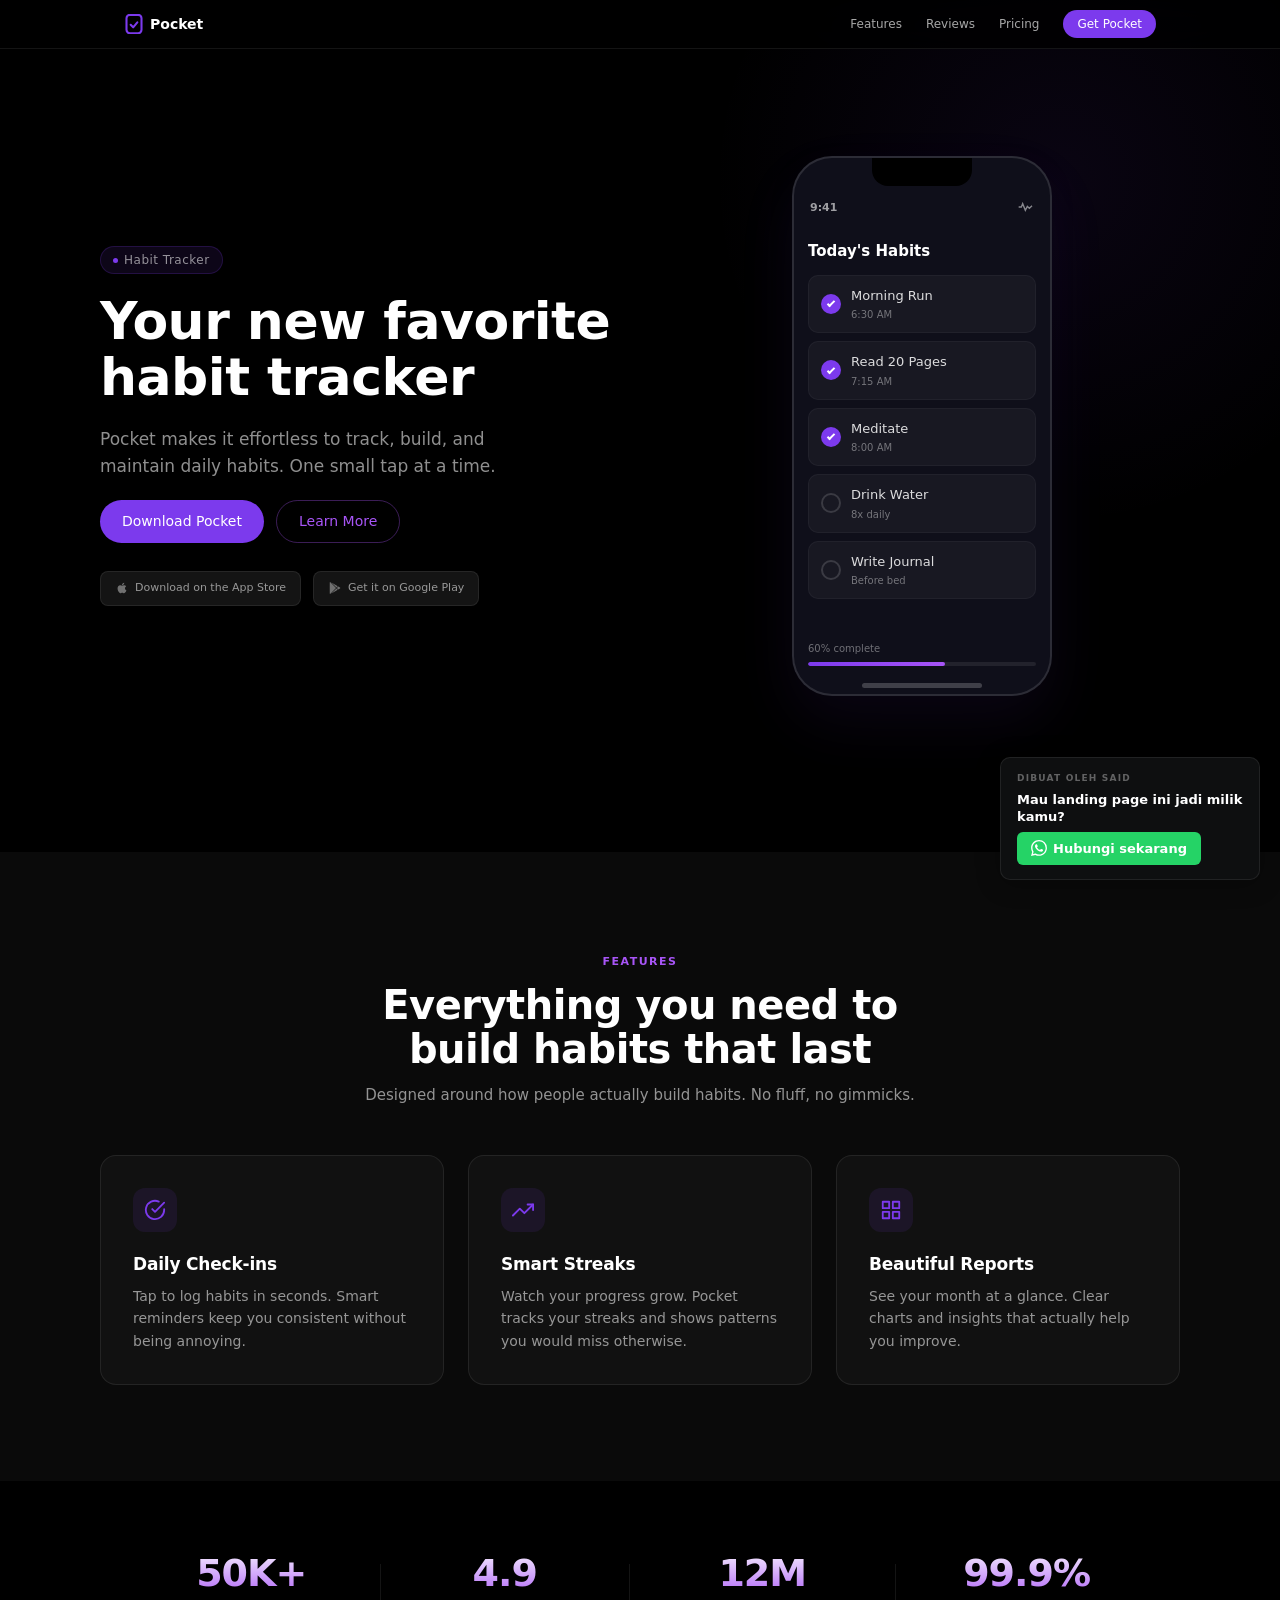
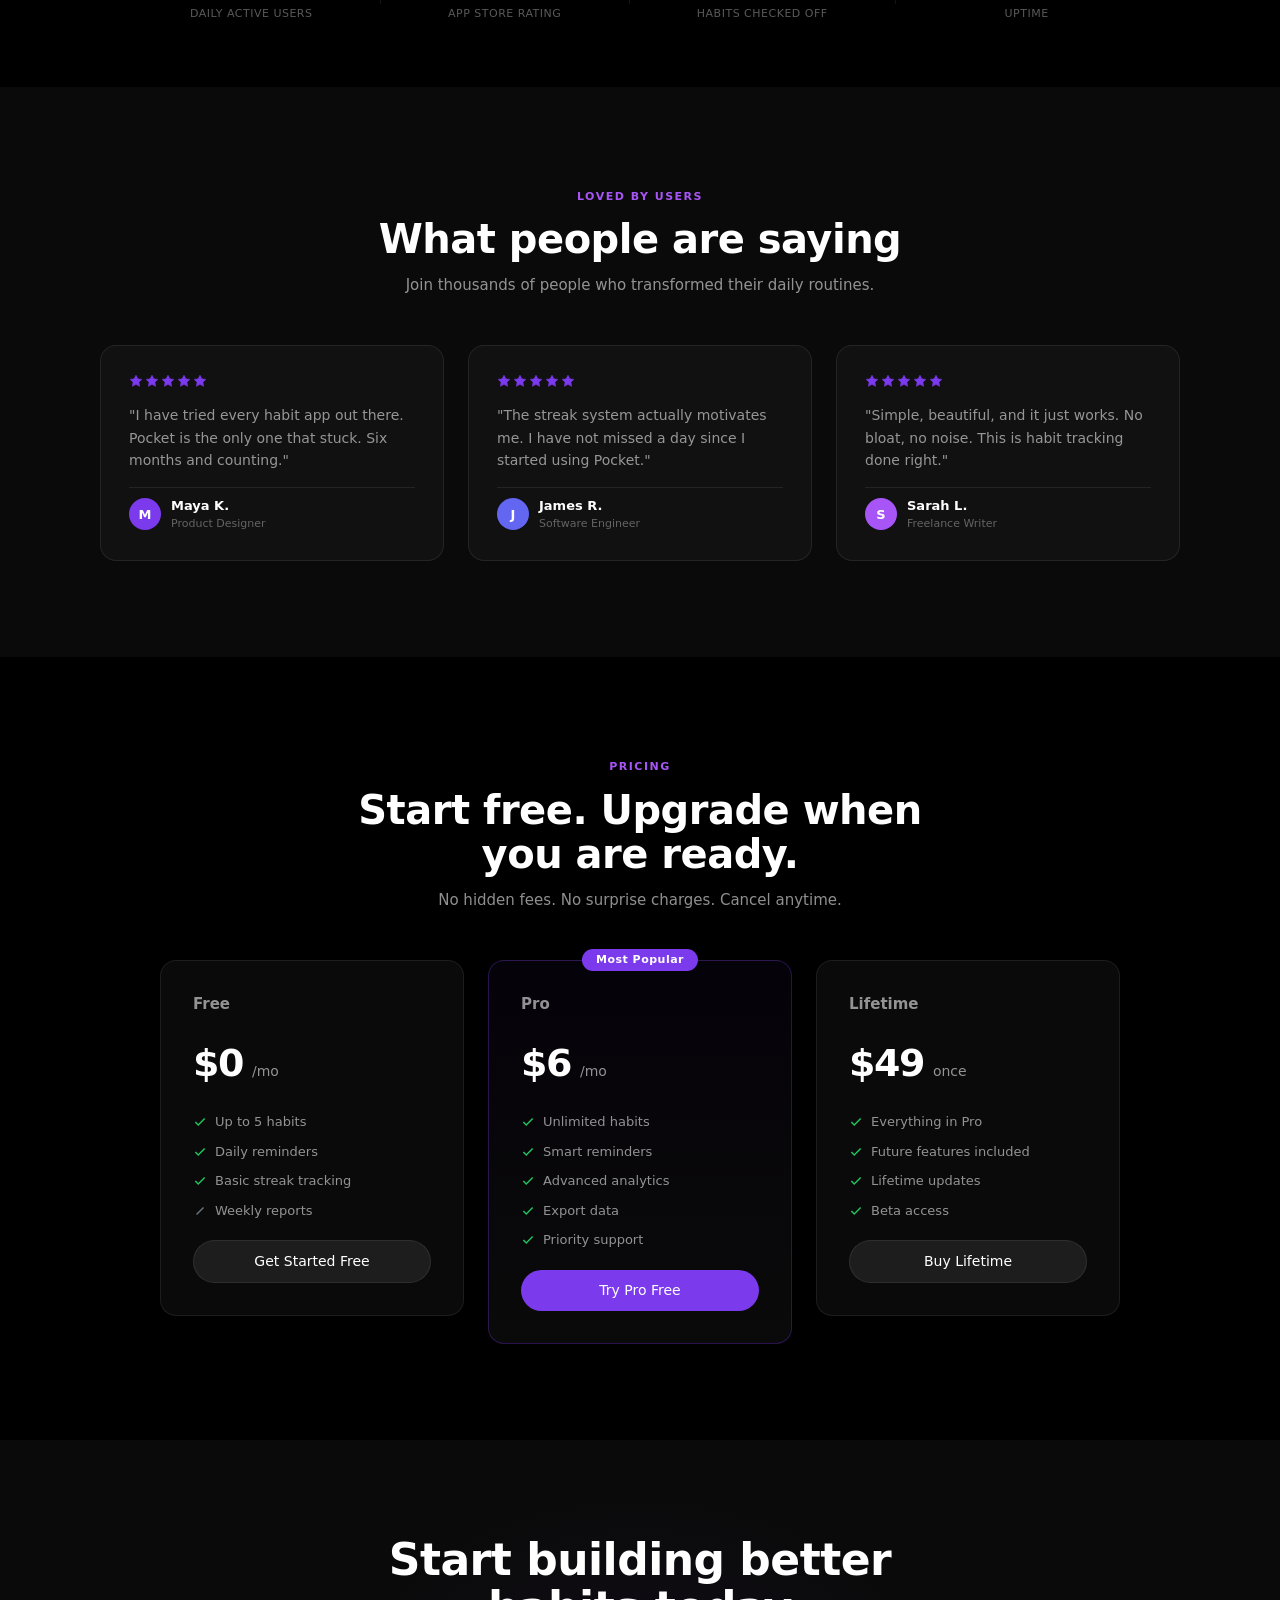
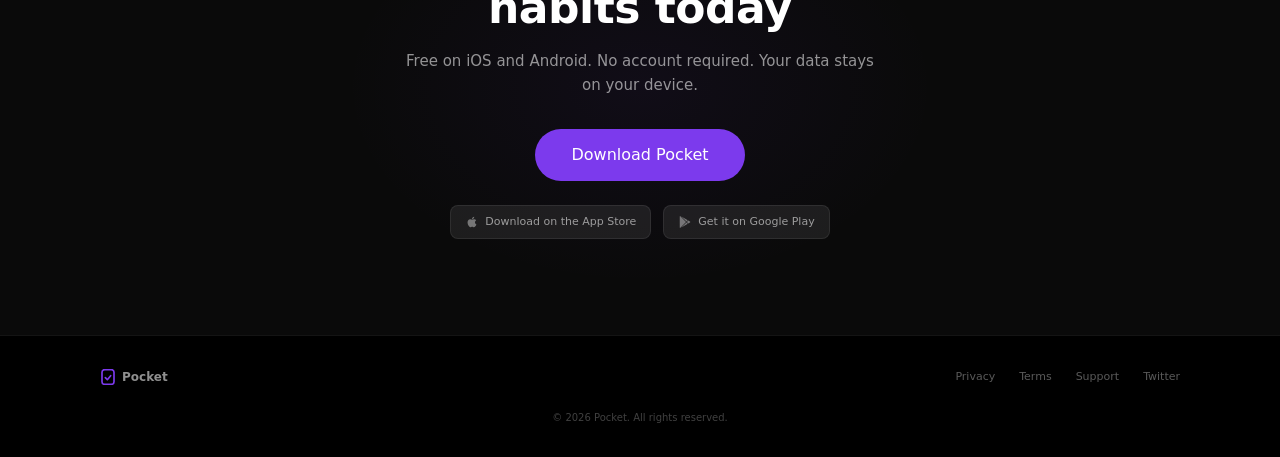
<file: templates/pocket-app/index.html>
<!DOCTYPE html>
<html lang="en">
<head>
  <meta charset="UTF-8">
  <meta name="viewport" content="width=device-width, initial-scale=1.0">
  <title>Pocket - Habit Tracker App</title>
  <link rel="icon" href="data:image/svg+xml,<svg xmlns='http://www.w3.org/2000/svg' viewBox='0 0 32 32'><rect width='32' height='32' rx='6' fill='%23000000'/><rect x='7' y='5' width='18' height='22' rx='4' fill='none' stroke='%237c3aed' stroke-width='2.5'/><path d='M12 16l3 3 5-6' fill='none' stroke='%237c3aed' stroke-width='2.5' stroke-linecap='round' stroke-linejoin='round'/></svg>">
  <style>
    /* system-ui is used natively - no Google Fonts CDN needed */
  </style>
  <link rel="stylesheet" href="style.css">
</head>
<body>

  <!-- Nav -->
  <nav class="nav">
    <div class="nav-inner">
      <a href="#" class="nav-logo">
        <svg width="20" height="20" viewBox="0 0 24 24" fill="none" stroke="currentColor" stroke-width="2.5" stroke-linecap="round" stroke-linejoin="round">
          <rect x="3" y="1" width="18" height="22" rx="4"/>
          <path d="M8 13l3 3 5-6"/>
        </svg>
        Pocket
      </a>
      <div class="nav-links" id="navLinks">
        <a href="#features">Features</a>
        <a href="#testimonials">Reviews</a>
        <a href="#pricing">Pricing</a>
        <a href="#cta" class="nav-cta">Get Pocket</a>
      </div>
      <button class="nav-toggle" id="navToggle" aria-label="Toggle menu">
        <svg class="icon-hamburger" width="20" height="20" viewBox="0 0 24 24" fill="none" stroke="currentColor" stroke-width="2" stroke-linecap="round">
          <line x1="3" y1="6" x2="21" y2="6"/><line x1="3" y1="12" x2="21" y2="12"/><line x1="3" y1="18" x2="21" y2="18"/>
        </svg>
        <svg class="icon-close" width="20" height="20" viewBox="0 0 24 24" fill="none" stroke="currentColor" stroke-width="2" stroke-linecap="round">
          <line x1="18" y1="6" x2="6" y2="18"/><line x1="6" y1="6" x2="18" y2="18"/>
        </svg>
      </button>
    </div>
  </nav>

  <!-- Hero -->
  <section class="hero">
    <div class="hero-bg-glow" aria-hidden="true"></div>
    <div class="hero-inner">
      <div class="hero-content">
        <div class="hero-badge">
          <span class="hero-badge-dot"></span>
          Habit Tracker
        </div>
        <h1 class="hero-title">Your new favorite<br>habit tracker</h1>
        <p class="hero-sub">Pocket makes it effortless to track, build, and maintain daily habits. One small tap at a time.</p>
        <div class="hero-ctas">
          <a href="#" class="btn btn-primary">Download Pocket</a>
          <a href="#" class="btn btn-ghost">Learn More</a>
        </div>
        <div class="hero-badges">
          <div class="store-badge">
            <svg width="14" height="14" viewBox="0 0 24 24" fill="currentColor"><path d="M17.05 20.28c-.98.95-2.05.8-3.08.35-1.09-.46-2.09-.48-3.24 0-1.44.62-2.2.44-3.06-.35C2.79 15.25 3.51 7.59 9.05 7.31c1.35.07 2.29.74 3.08.8 1.18-.24 2.31-.93 3.57-.84 1.51.12 2.65.72 3.4 1.8-3.12 1.87-2.38 5.98.48 7.13-.57 1.5-1.31 2.99-2.54 4.09zM12.03 7.25c-.15-2.23 1.66-4.07 3.74-4.25.29 2.58-2.34 4.5-3.74 4.25z"/></svg>
            Download on the App Store
          </div>
          <div class="store-badge">
            <svg width="14" height="14" viewBox="0 0 24 24" fill="currentColor"><path d="M3.609 1.814L13.792 12 3.61 22.186a.996.996 0 01-.61-.92V2.734a1 1 0 01.609-.92zm10.89 10.893l2.302 2.302-10.937 6.333 8.635-8.635zm3.199-3.199l2.807 1.626a1 1 0 010 1.732l-2.807 1.626L15.206 12l2.492-2.492zM5.864 2.658L16.8 8.99l-2.302 2.302-8.634-8.634z"/></svg>
            Get it on Google Play
          </div>
        </div>
      </div>
      <div class="hero-visual">
        <div class="phone-mockup">
          <div class="phone-notch"></div>
          <div class="phone-screen">
            <div class="phone-status">
              <span class="phone-time">9:41</span>
              <div class="phone-icons">
                <svg width="14" height="10" viewBox="0 0 24 14" fill="none" stroke="currentColor" stroke-width="2"><path d="M1 7h4l2-5 4 10 3-6 3 3 4-4"/></svg>
              </div>
            </div>
            <div class="phone-header">Today's Habits</div>
            <div class="phone-card phone-card-done">
              <div class="phone-check"></div>
              <div class="phone-card-text">
                <span class="phone-card-label">Morning Run</span>
                <span class="phone-card-time">6:30 AM</span>
              </div>
            </div>
            <div class="phone-card phone-card-done">
              <div class="phone-check"></div>
              <div class="phone-card-text">
                <span class="phone-card-label">Read 20 Pages</span>
                <span class="phone-card-time">7:15 AM</span>
              </div>
            </div>
            <div class="phone-card phone-card-done">
              <div class="phone-check"></div>
              <div class="phone-card-text">
                <span class="phone-card-label">Meditate</span>
                <span class="phone-card-time">8:00 AM</span>
              </div>
            </div>
            <div class="phone-card phone-card-pending">
              <div class="phone-check-empty"></div>
              <div class="phone-card-text">
                <span class="phone-card-label">Drink Water</span>
                <span class="phone-card-time">8x daily</span>
              </div>
            </div>
            <div class="phone-card phone-card-pending">
              <div class="phone-check-empty"></div>
              <div class="phone-card-text">
                <span class="phone-card-label">Write Journal</span>
                <span class="phone-card-time">Before bed</span>
              </div>
            </div>
            <div class="phone-progress">
              <span class="phone-progress-text">60% complete</span>
              <div class="phone-progress-bar"><div class="phone-progress-fill" style="width:60%"></div></div>
            </div>
          </div>
          <div class="phone-home-indicator"></div>
        </div>
      </div>
    </div>
  </section>

  <!-- Features -->
  <section class="features" id="features">
    <div class="features-inner">
      <div class="section-header">
        <span class="section-tag">Features</span>
        <h2 class="section-title">Everything you need to build habits that last</h2>
        <p class="section-desc">Designed around how people actually build habits. No fluff, no gimmicks.</p>
      </div>
      <div class="features-grid">
        <div class="feature-card" data-reveal>
          <div class="feature-icon">
            <svg width="22" height="22" viewBox="0 0 24 24" fill="none" stroke="currentColor" stroke-width="2" stroke-linecap="round" stroke-linejoin="round">
              <path d="M22 11.08V12a10 10 0 11-5.93-9.14"/>
              <polyline points="22 4 12 14.01 9 11.01"/>
            </svg>
          </div>
          <h3 class="feature-title">Daily Check-ins</h3>
          <p class="feature-desc">Tap to log habits in seconds. Smart reminders keep you consistent without being annoying.</p>
        </div>
        <div class="feature-card" data-reveal data-reveal-delay="100">
          <div class="feature-icon">
            <svg width="22" height="22" viewBox="0 0 24 24" fill="none" stroke="currentColor" stroke-width="2" stroke-linecap="round" stroke-linejoin="round">
              <polyline points="23 6 13.5 15.5 8.5 10.5 1 18"/>
              <polyline points="17 6 23 6 23 12"/>
            </svg>
          </div>
          <h3 class="feature-title">Smart Streaks</h3>
          <p class="feature-desc">Watch your progress grow. Pocket tracks your streaks and shows patterns you would miss otherwise.</p>
        </div>
        <div class="feature-card" data-reveal data-reveal-delay="200">
          <div class="feature-icon">
            <svg width="22" height="22" viewBox="0 0 24 24" fill="none" stroke="currentColor" stroke-width="2" stroke-linecap="round" stroke-linejoin="round">
              <rect x="3" y="3" width="7" height="7"/>
              <rect x="14" y="3" width="7" height="7"/>
              <rect x="14" y="14" width="7" height="7"/>
              <rect x="3" y="14" width="7" height="7"/>
            </svg>
          </div>
          <h3 class="feature-title">Beautiful Reports</h3>
          <p class="feature-desc">See your month at a glance. Clear charts and insights that actually help you improve.</p>
        </div>
      </div>
    </div>
  </section>

  <!-- Stats -->
  <section class="stats">
    <div class="stats-inner">
      <div class="stat-item">
        <span class="stat-number">50K+</span>
        <span class="stat-label">Daily Active Users</span>
      </div>
      <div class="stat-divider"></div>
      <div class="stat-item">
        <span class="stat-number">4.9</span>
        <span class="stat-label">App Store Rating</span>
      </div>
      <div class="stat-divider"></div>
      <div class="stat-item">
        <span class="stat-number">12M</span>
        <span class="stat-label">Habits Checked Off</span>
      </div>
      <div class="stat-divider"></div>
      <div class="stat-item">
        <span class="stat-number">99.9%</span>
        <span class="stat-label">Uptime</span>
      </div>
    </div>
  </section>

  <!-- Testimonials -->
  <section class="testimonials" id="testimonials">
    <div class="testimonials-inner">
      <div class="section-header">
        <span class="section-tag">Loved By Users</span>
        <h2 class="section-title">What people are saying</h2>
        <p class="section-desc">Join thousands of people who transformed their daily routines.</p>
      </div>
      <div class="testimonials-grid">
        <div class="testimonial-card" data-reveal>
          <div class="testimonial-stars">
            <svg width="14" height="14" viewBox="0 0 24 24" fill="#7c3aed" stroke="#7c3aed"><polygon points="12 2 15.09 8.26 22 9.27 17 14.14 18.18 21.02 12 17.77 5.82 21.02 7 14.14 2 9.27 8.91 8.26 12 2"/></svg>
            <svg width="14" height="14" viewBox="0 0 24 24" fill="#7c3aed" stroke="#7c3aed"><polygon points="12 2 15.09 8.26 22 9.27 17 14.14 18.18 21.02 12 17.77 5.82 21.02 7 14.14 2 9.27 8.91 8.26 12 2"/></svg>
            <svg width="14" height="14" viewBox="0 0 24 24" fill="#7c3aed" stroke="#7c3aed"><polygon points="12 2 15.09 8.26 22 9.27 17 14.14 18.18 21.02 12 17.77 5.82 21.02 7 14.14 2 9.27 8.91 8.26 12 2"/></svg>
            <svg width="14" height="14" viewBox="0 0 24 24" fill="#7c3aed" stroke="#7c3aed"><polygon points="12 2 15.09 8.26 22 9.27 17 14.14 18.18 21.02 12 17.77 5.82 21.02 7 14.14 2 9.27 8.91 8.26 12 2"/></svg>
            <svg width="14" height="14" viewBox="0 0 24 24" fill="#7c3aed" stroke="#7c3aed"><polygon points="12 2 15.09 8.26 22 9.27 17 14.14 18.18 21.02 12 17.77 5.82 21.02 7 14.14 2 9.27 8.91 8.26 12 2"/></svg>
          </div>
          <blockquote class="testimonial-quote">"I have tried every habit app out there. Pocket is the only one that stuck. Six months and counting."</blockquote>
          <div class="testimonial-author">
            <div class="testimonial-avatar" style="background:#7c3aed;">M</div>
            <div class="testimonial-info">
              <span class="testimonial-name">Maya K.</span>
              <span class="testimonial-role">Product Designer</span>
            </div>
          </div>
        </div>
        <div class="testimonial-card" data-reveal data-reveal-delay="100">
          <div class="testimonial-stars">
            <svg width="14" height="14" viewBox="0 0 24 24" fill="#7c3aed" stroke="#7c3aed"><polygon points="12 2 15.09 8.26 22 9.27 17 14.14 18.18 21.02 12 17.77 5.82 21.02 7 14.14 2 9.27 8.91 8.26 12 2"/></svg>
            <svg width="14" height="14" viewBox="0 0 24 24" fill="#7c3aed" stroke="#7c3aed"><polygon points="12 2 15.09 8.26 22 9.27 17 14.14 18.18 21.02 12 17.77 5.82 21.02 7 14.14 2 9.27 8.91 8.26 12 2"/></svg>
            <svg width="14" height="14" viewBox="0 0 24 24" fill="#7c3aed" stroke="#7c3aed"><polygon points="12 2 15.09 8.26 22 9.27 17 14.14 18.18 21.02 12 17.77 5.82 21.02 7 14.14 2 9.27 8.91 8.26 12 2"/></svg>
            <svg width="14" height="14" viewBox="0 0 24 24" fill="#7c3aed" stroke="#7c3aed"><polygon points="12 2 15.09 8.26 22 9.27 17 14.14 18.18 21.02 12 17.77 5.82 21.02 7 14.14 2 9.27 8.91 8.26 12 2"/></svg>
            <svg width="14" height="14" viewBox="0 0 24 24" fill="#7c3aed" stroke="#7c3aed"><polygon points="12 2 15.09 8.26 22 9.27 17 14.14 18.18 21.02 12 17.77 5.82 21.02 7 14.14 2 9.27 8.91 8.26 12 2"/></svg>
          </div>
          <blockquote class="testimonial-quote">"The streak system actually motivates me. I have not missed a day since I started using Pocket."</blockquote>
          <div class="testimonial-author">
            <div class="testimonial-avatar" style="background:#6366f1;">J</div>
            <div class="testimonial-info">
              <span class="testimonial-name">James R.</span>
              <span class="testimonial-role">Software Engineer</span>
            </div>
          </div>
        </div>
        <div class="testimonial-card" data-reveal data-reveal-delay="200">
          <div class="testimonial-stars">
            <svg width="14" height="14" viewBox="0 0 24 24" fill="#7c3aed" stroke="#7c3aed"><polygon points="12 2 15.09 8.26 22 9.27 17 14.14 18.18 21.02 12 17.77 5.82 21.02 7 14.14 2 9.27 8.91 8.26 12 2"/></svg>
            <svg width="14" height="14" viewBox="0 0 24 24" fill="#7c3aed" stroke="#7c3aed"><polygon points="12 2 15.09 8.26 22 9.27 17 14.14 18.18 21.02 12 17.77 5.82 21.02 7 14.14 2 9.27 8.91 8.26 12 2"/></svg>
            <svg width="14" height="14" viewBox="0 0 24 24" fill="#7c3aed" stroke="#7c3aed"><polygon points="12 2 15.09 8.26 22 9.27 17 14.14 18.18 21.02 12 17.77 5.82 21.02 7 14.14 2 9.27 8.91 8.26 12 2"/></svg>
            <svg width="14" height="14" viewBox="0 0 24 24" fill="#7c3aed" stroke="#7c3aed"><polygon points="12 2 15.09 8.26 22 9.27 17 14.14 18.18 21.02 12 17.77 5.82 21.02 7 14.14 2 9.27 8.91 8.26 12 2"/></svg>
            <svg width="14" height="14" viewBox="0 0 24 24" fill="#7c3aed" stroke="#7c3aed"><polygon points="12 2 15.09 8.26 22 9.27 17 14.14 18.18 21.02 12 17.77 5.82 21.02 7 14.14 2 9.27 8.91 8.26 12 2"/></svg>
          </div>
          <blockquote class="testimonial-quote">"Simple, beautiful, and it just works. No bloat, no noise. This is habit tracking done right."</blockquote>
          <div class="testimonial-author">
            <div class="testimonial-avatar" style="background:#a855f7;">S</div>
            <div class="testimonial-info">
              <span class="testimonial-name">Sarah L.</span>
              <span class="testimonial-role">Freelance Writer</span>
            </div>
          </div>
        </div>
      </div>
    </div>
  </section>

  <!-- Pricing -->
  <section class="pricing" id="pricing">
    <div class="pricing-inner">
      <div class="section-header">
        <span class="section-tag">Pricing</span>
        <h2 class="section-title">Start free. Upgrade when you are ready.</h2>
        <p class="section-desc">No hidden fees. No surprise charges. Cancel anytime.</p>
      </div>
      <div class="pricing-grid">
        <div class="pricing-card" data-reveal>
          <h3 class="pricing-name">Free</h3>
          <div class="pricing-price">
            <span class="pricing-amount">$0</span>
            <span class="pricing-period">/mo</span>
          </div>
          <ul class="pricing-features">
            <li>
              <svg width="14" height="14" viewBox="0 0 24 24" fill="none" stroke="#22c55e" stroke-width="2.5"><polyline points="20 6 9 17 4 12"/></svg>
              Up to 5 habits
            </li>
            <li>
              <svg width="14" height="14" viewBox="0 0 24 24" fill="none" stroke="#22c55e" stroke-width="2.5"><polyline points="20 6 9 17 4 12"/></svg>
              Daily reminders
            </li>
            <li>
              <svg width="14" height="14" viewBox="0 0 24 24" fill="none" stroke="#22c55e" stroke-width="2.5"><polyline points="20 6 9 17 4 12"/></svg>
              Basic streak tracking
            </li>
            <li>
              <svg width="14" height="14" viewBox="0 0 24 24" fill="none" stroke="#6b7280" stroke-width="2.5"><line x1="18" y1="6" x2="6" y2="18"/></svg>
              Weekly reports
            </li>
          </ul>
          <a href="#" class="btn btn-secondary pricing-btn">Get Started Free</a>
        </div>
        <div class="pricing-card pricing-card-featured" data-reveal data-reveal-delay="100">
          <div class="pricing-badge">Most Popular</div>
          <h3 class="pricing-name">Pro</h3>
          <div class="pricing-price">
            <span class="pricing-amount">$6</span>
            <span class="pricing-period">/mo</span>
          </div>
          <ul class="pricing-features">
            <li>
              <svg width="14" height="14" viewBox="0 0 24 24" fill="none" stroke="#22c55e" stroke-width="2.5"><polyline points="20 6 9 17 4 12"/></svg>
              Unlimited habits
            </li>
            <li>
              <svg width="14" height="14" viewBox="0 0 24 24" fill="none" stroke="#22c55e" stroke-width="2.5"><polyline points="20 6 9 17 4 12"/></svg>
              Smart reminders
            </li>
            <li>
              <svg width="14" height="14" viewBox="0 0 24 24" fill="none" stroke="#22c55e" stroke-width="2.5"><polyline points="20 6 9 17 4 12"/></svg>
              Advanced analytics
            </li>
            <li>
              <svg width="14" height="14" viewBox="0 0 24 24" fill="none" stroke="#22c55e" stroke-width="2.5"><polyline points="20 6 9 17 4 12"/></svg>
              Export data
            </li>
            <li>
              <svg width="14" height="14" viewBox="0 0 24 24" fill="none" stroke="#22c55e" stroke-width="2.5"><polyline points="20 6 9 17 4 12"/></svg>
              Priority support
            </li>
          </ul>
          <a href="#" class="btn btn-primary pricing-btn">Try Pro Free</a>
        </div>
        <div class="pricing-card" data-reveal data-reveal-delay="200">
          <h3 class="pricing-name">Lifetime</h3>
          <div class="pricing-price">
            <span class="pricing-amount">$49</span>
            <span class="pricing-period">once</span>
          </div>
          <ul class="pricing-features">
            <li>
              <svg width="14" height="14" viewBox="0 0 24 24" fill="none" stroke="#22c55e" stroke-width="2.5"><polyline points="20 6 9 17 4 12"/></svg>
              Everything in Pro
            </li>
            <li>
              <svg width="14" height="14" viewBox="0 0 24 24" fill="none" stroke="#22c55e" stroke-width="2.5"><polyline points="20 6 9 17 4 12"/></svg>
              Future features included
            </li>
            <li>
              <svg width="14" height="14" viewBox="0 0 24 24" fill="none" stroke="#22c55e" stroke-width="2.5"><polyline points="20 6 9 17 4 12"/></svg>
              Lifetime updates
            </li>
            <li>
              <svg width="14" height="14" viewBox="0 0 24 24" fill="none" stroke="#22c55e" stroke-width="2.5"><polyline points="20 6 9 17 4 12"/></svg>
              Beta access
            </li>
          </ul>
          <a href="#" class="btn btn-secondary pricing-btn">Buy Lifetime</a>
        </div>
      </div>
    </div>
  </section>

  <!-- Final CTA -->
  <section class="cta-section" id="cta">
    <div class="cta-inner">
      <div class="cta-glow" aria-hidden="true"></div>
      <h2 class="cta-title">Start building better habits today</h2>
      <p class="cta-sub">Free on iOS and Android. No account required. Your data stays on your device.</p>
      <div class="cta-buttons">
        <a href="#" class="btn btn-primary btn-large">Download Pocket</a>
      </div>
      <div class="cta-badges">
        <div class="store-badge">
          <svg width="14" height="14" viewBox="0 0 24 24" fill="currentColor"><path d="M17.05 20.28c-.98.95-2.05.8-3.08.35-1.09-.46-2.09-.48-3.24 0-1.44.62-2.2.44-3.06-.35C2.79 15.25 3.51 7.59 9.05 7.31c1.35.07 2.29.74 3.08.8 1.18-.24 2.31-.93 3.57-.84 1.51.12 2.65.72 3.4 1.8-3.12 1.87-2.38 5.98.48 7.13-.57 1.5-1.31 2.99-2.54 4.09zM12.03 7.25c-.15-2.23 1.66-4.07 3.74-4.25.29 2.58-2.34 4.5-3.74 4.25z"/></svg>
          Download on the App Store
        </div>
        <div class="store-badge">
          <svg width="14" height="14" viewBox="0 0 24 24" fill="currentColor"><path d="M3.609 1.814L13.792 12 3.61 22.186a.996.996 0 01-.61-.92V2.734a1 1 0 01.609-.92zm10.89 10.893l2.302 2.302-10.937 6.333 8.635-8.635zm3.199-3.199l2.807 1.626a1 1 0 010 1.732l-2.807 1.626L15.206 12l2.492-2.492zM5.864 2.658L16.8 8.99l-2.302 2.302-8.634-8.634z"/></svg>
          Get it on Google Play
        </div>
      </div>
    </div>
  </section>

  <!-- Footer -->
  <footer class="footer">
    <div class="footer-inner">
      <div class="footer-brand">
        <svg width="16" height="16" viewBox="0 0 24 24" fill="none" stroke="currentColor" stroke-width="2.5" stroke-linecap="round" stroke-linejoin="round">
          <rect x="3" y="1" width="18" height="22" rx="4"/>
          <path d="M8 13l3 3 5-6"/>
        </svg>
        Pocket
      </div>
      <div class="footer-links">
        <a href="#">Privacy</a>
        <a href="#">Terms</a>
        <a href="#">Support</a>
        <a href="#">Twitter</a>
      </div>
      <p class="footer-copy">&copy; 2026 Pocket. All rights reserved.</p>
    </div>
  </footer>

  <!-- Monetization CTA: Dibuat oleh Said -->
  <div class="sa-cta" id="saCta">
    <div class="sa-cta-inner">
      <span class="sa-cta-label">Dibuat oleh Said</span>
      <p class="sa-cta-text">Mau landing page ini jadi milik kamu?</p>
      <a href="https://wa.me/628567040666?text=Hai%2C%20saya%20tertarik%20buat%20landing%20page%20untuk%20bisnis%20saya" class="sa-cta-btn" target="_blank" rel="noopener">
        <svg width="16" height="16" viewBox="0 0 24 24" fill="currentColor">
          <path d="M17.472 14.382c-.297-.149-1.758-.867-2.03-.967-.273-.099-.471-.148-.67.15-.197.297-.767.966-.94 1.164-.173.199-.347.223-.644.075-.297-.15-1.255-.463-2.39-1.475-.883-.788-1.48-1.761-1.653-2.059-.173-.297-.018-.458.13-.606.134-.133.298-.347.446-.52.149-.174.198-.298.298-.497.099-.198.05-.371-.025-.52-.075-.149-.669-1.612-.916-2.207-.242-.579-.487-.5-.669-.51-.173-.008-.371-.01-.57-.01-.198 0-.52.074-.792.372-.272.297-1.04 1.016-1.04 2.479 0 1.462 1.065 2.875 1.213 3.074.149.198 2.096 3.2 5.077 4.487.709.306 1.262.489 1.694.625.712.227 1.36.195 1.871.118.571-.085 1.758-.719 2.006-1.413.248-.694.248-1.289.173-1.413-.074-.124-.272-.198-.57-.347m-5.421 7.403h-.004a9.87 9.87 0 01-5.031-1.378l-.361-.214-3.741.982.998-3.648-.235-.374a9.86 9.86 0 01-1.51-5.26c.001-5.45 4.436-9.884 9.888-9.884 2.64 0 5.122 1.03 6.988 2.898a9.825 9.825 0 012.893 6.994c-.003 5.45-4.437 9.884-9.885 9.884m8.413-18.297A11.815 11.815 0 0012.05 0C5.495 0 .16 5.335.157 11.892c0 2.096.547 4.142 1.588 5.945L.057 24l6.305-1.654a11.882 11.882 0 005.683 1.448h.005c6.554 0 11.89-5.335 11.893-11.893a11.821 11.821 0 00-3.48-8.413z"/>
        </svg>
        Hubungi sekarang
      </a>
    </div>
  </div>

  <script src="script.js"></script>
</body>
</html>
</file>
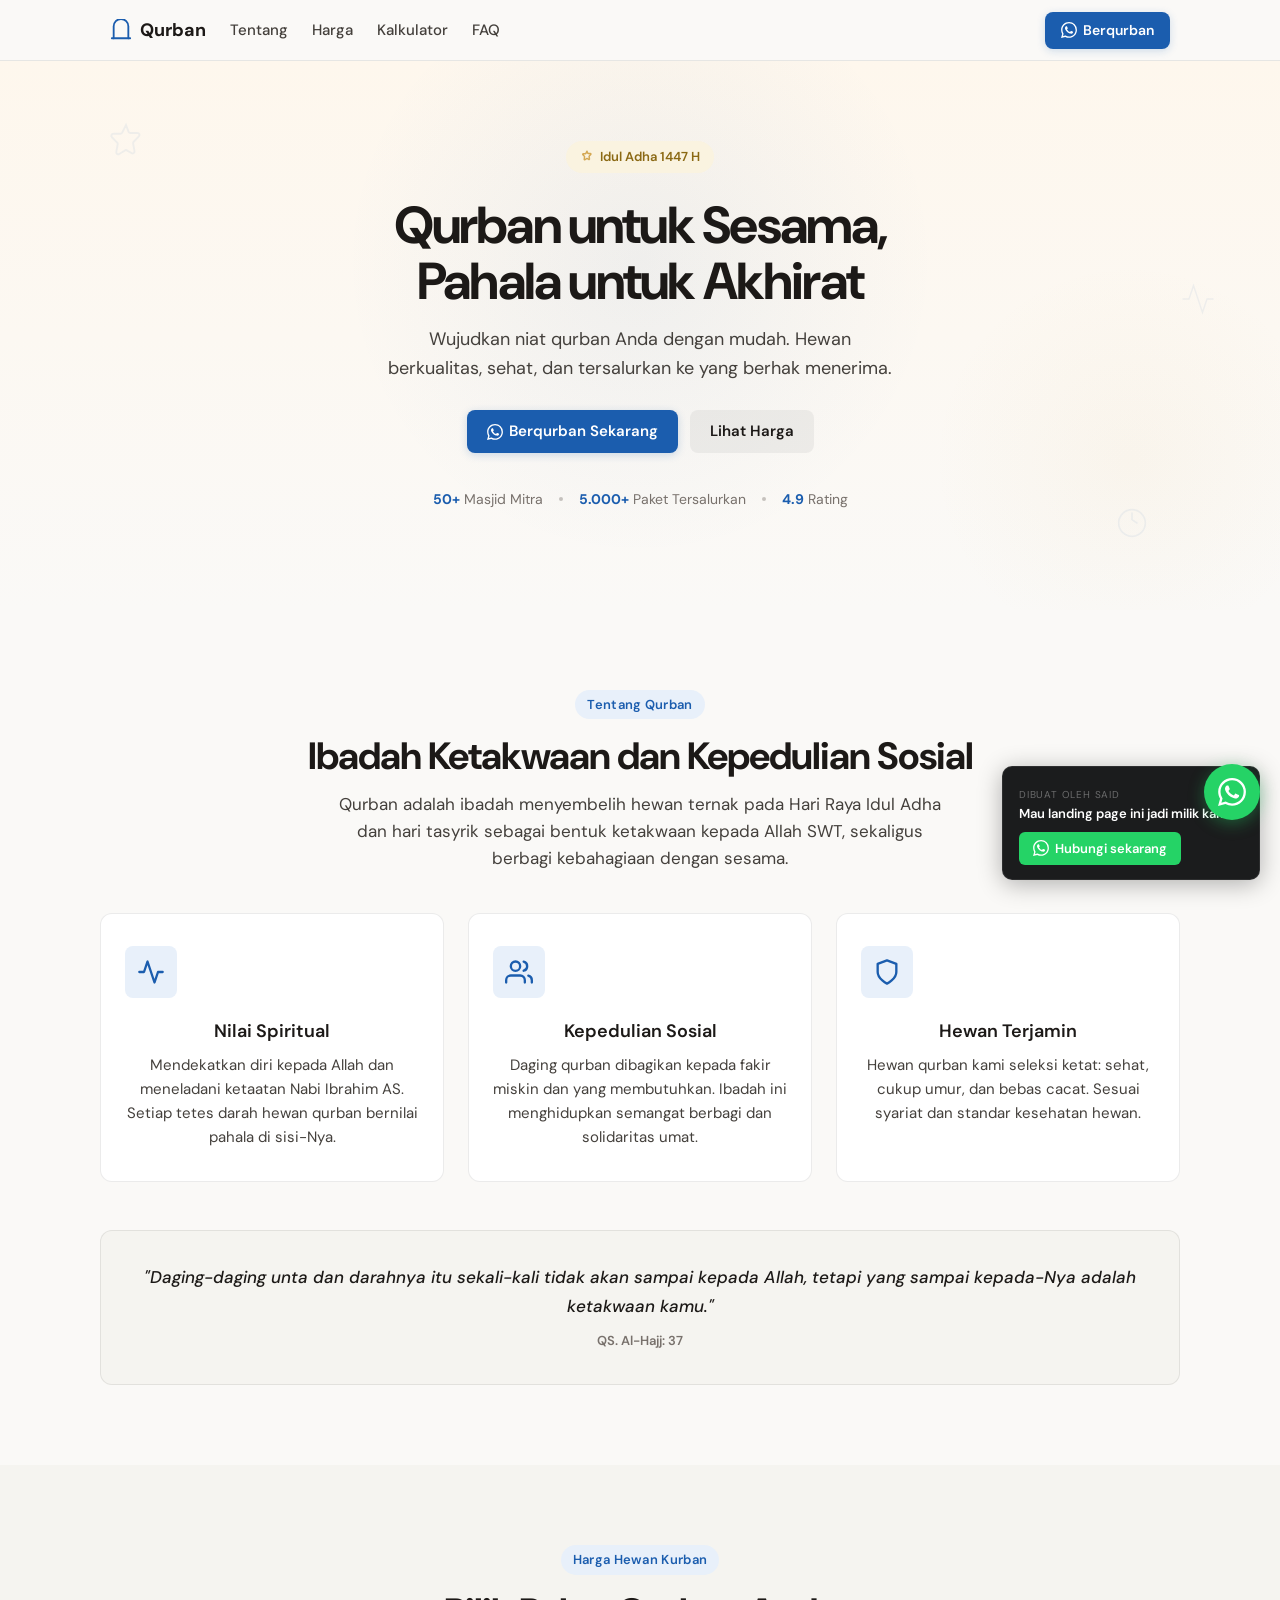
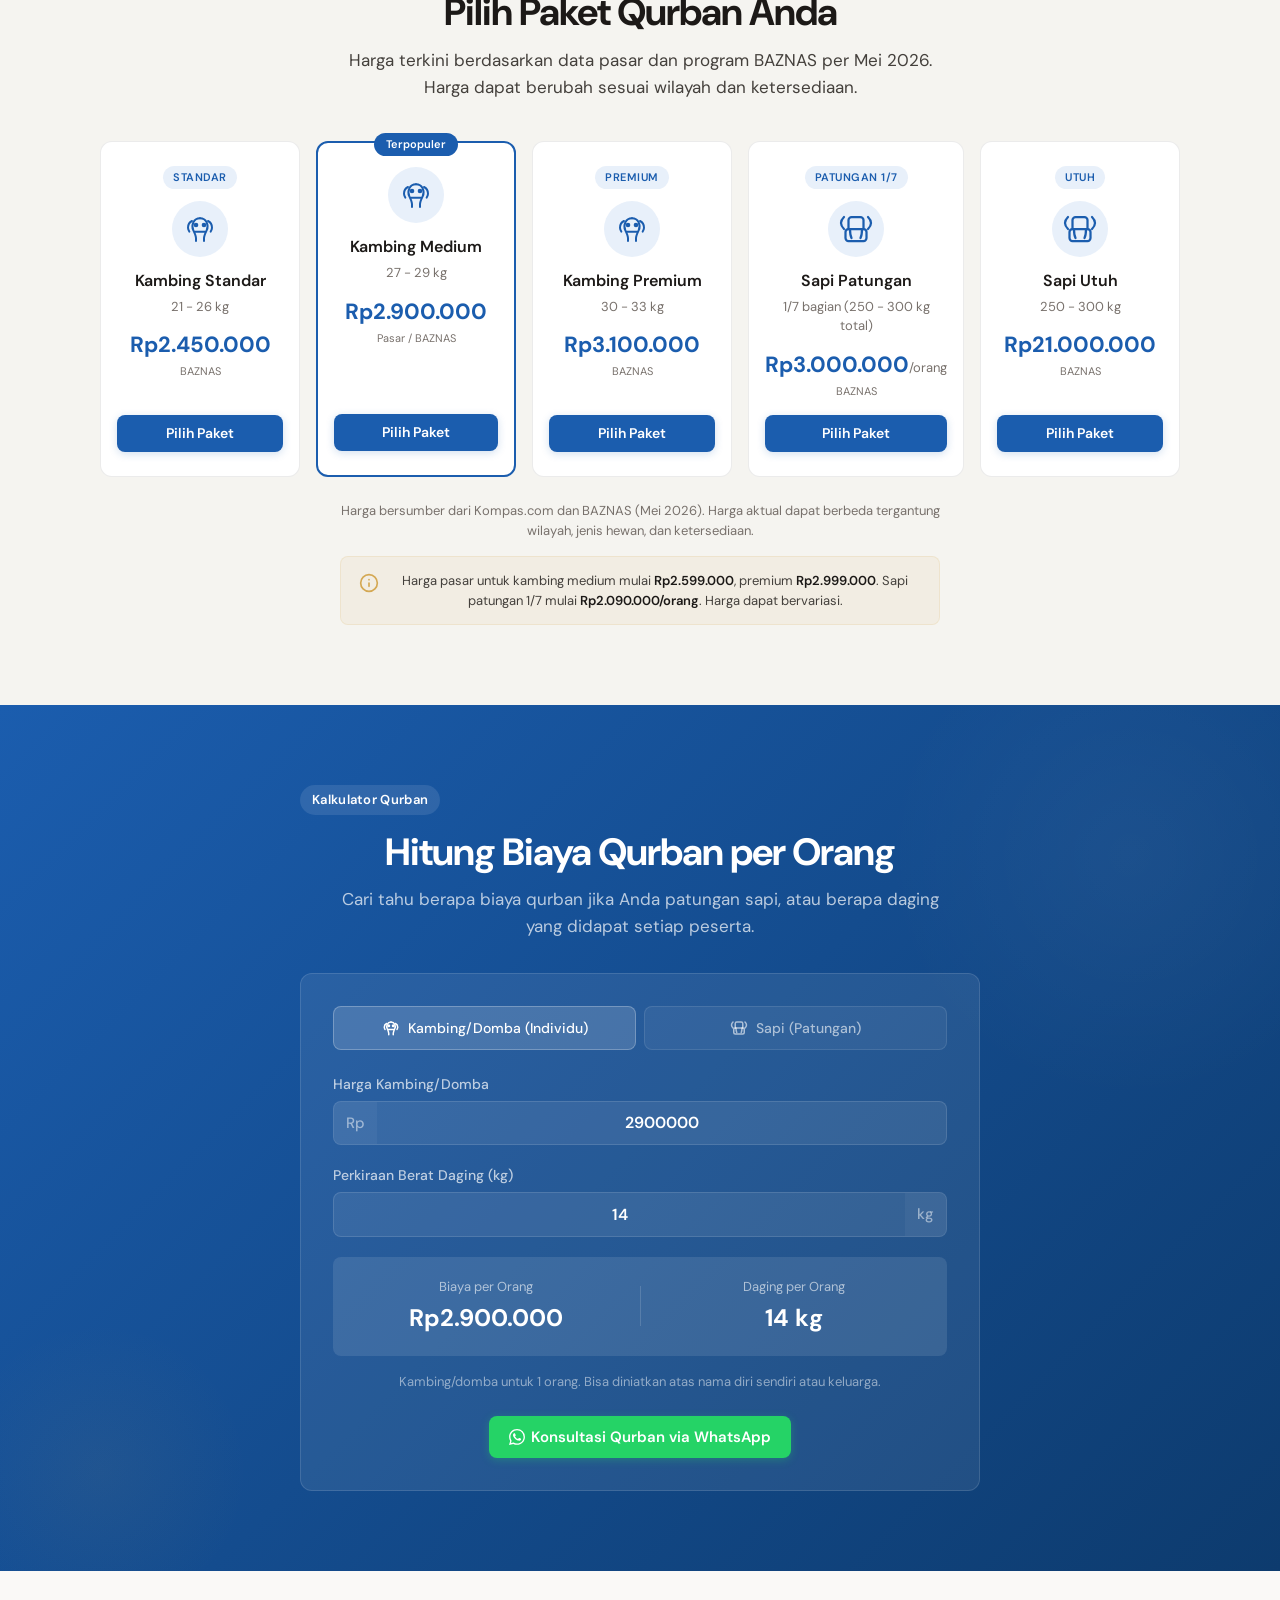
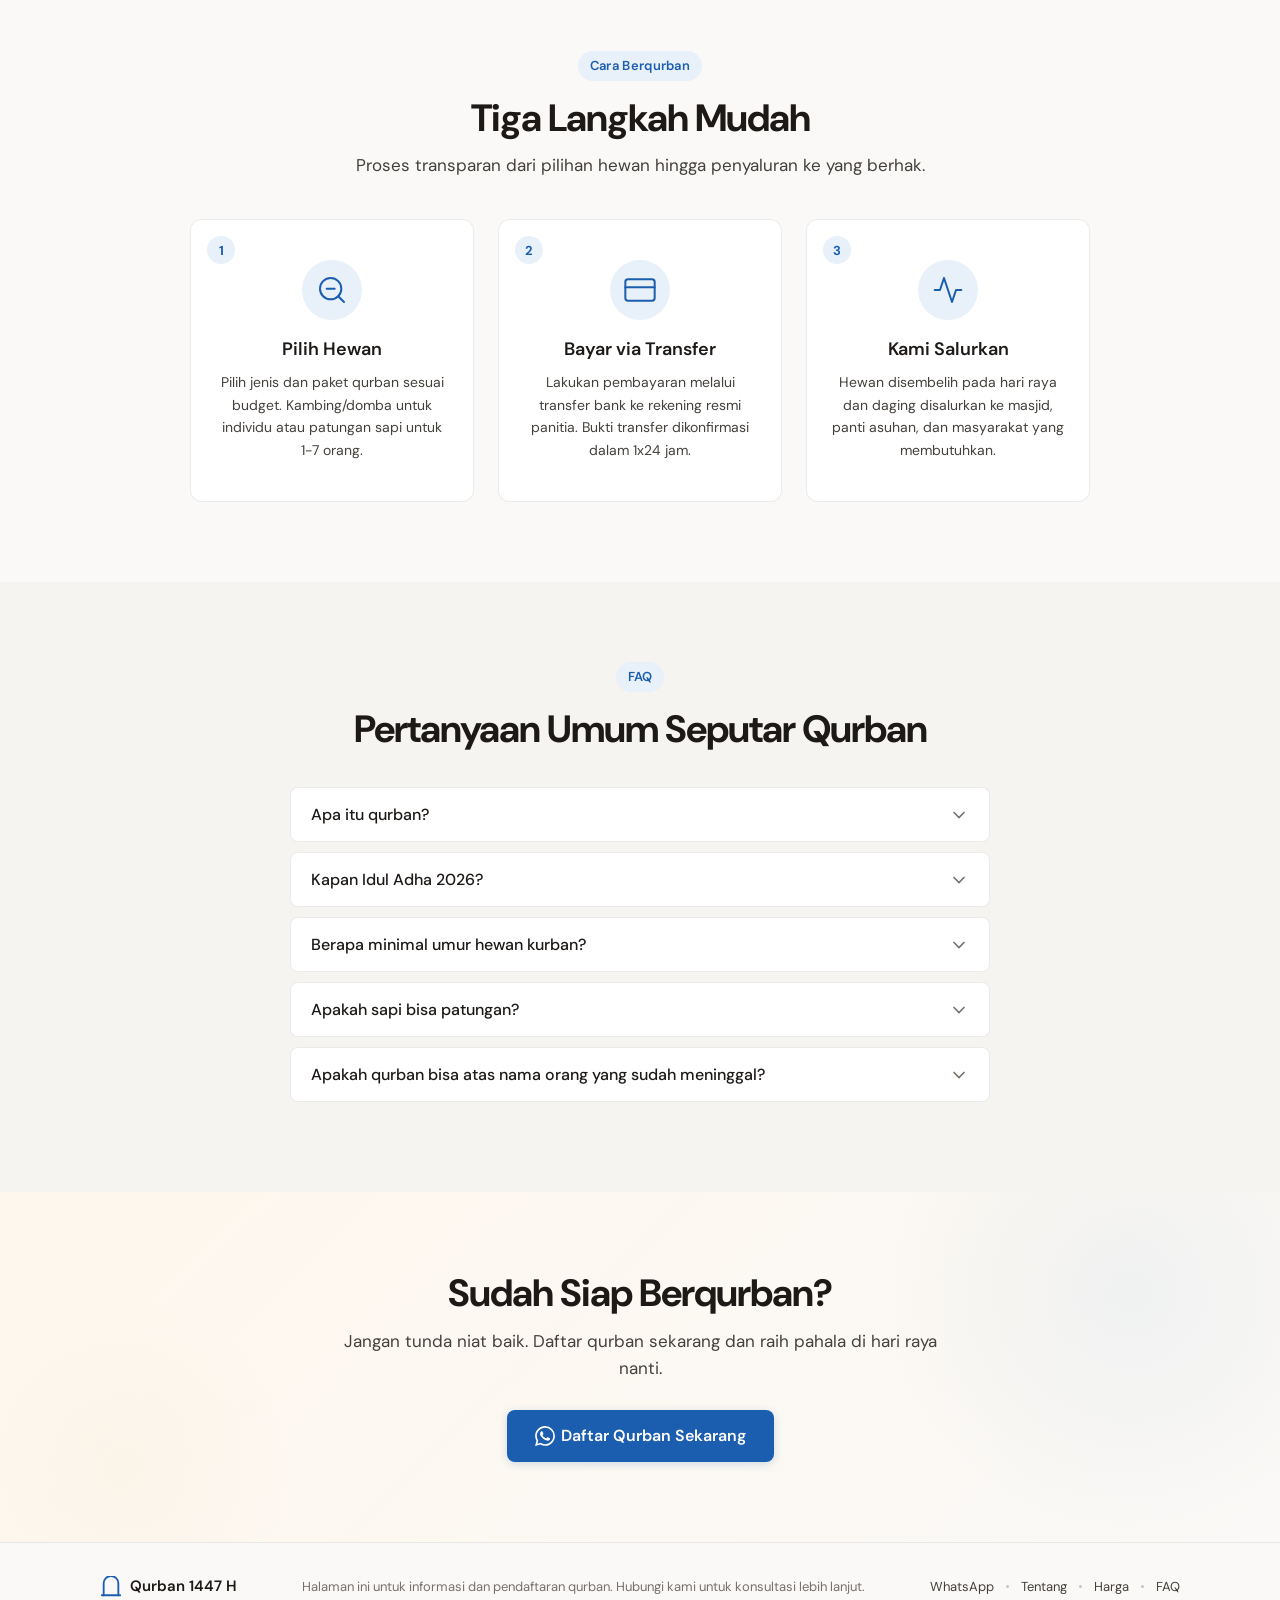
<file: templates/qurban/index.html>
<!DOCTYPE html>
<html lang="id">
<head>
  <meta charset="UTF-8">
  <meta name="viewport" content="width=device-width, initial-scale=1.0, maximum-scale=1.0, user-scalable=no">
  <title>Qurban 1447 H: Wujudkan Niat Qurban Anda</title>
  <link rel="icon" href="data:image/svg+xml,<svg xmlns='http://www.w3.org/2000/svg' viewBox='0 0 32 32'><rect width='32' height='32' rx='6' fill='%23faf9f7'/><path d='M8 29V12a8 8 0 0 1 16 0v17' fill='none' stroke='%231b5dae' stroke-width='2.5' stroke-linecap='round' stroke-linejoin='round'/><path d='M6 29h20' fill='none' stroke='%231b5dae' stroke-width='2.5' stroke-linecap='round' stroke-linejoin='round'/></svg>">
  <link href="https://fonts.googleapis.com/css2?family=DM+Sans:wght@400;500;600;700&display=swap" rel="stylesheet">
  <link rel="stylesheet" href="style.css">
</head>
<body>

  <!-- Nav -->
  <nav class="nav" id="nav">
    <div class="nav-inner">
      <a href="#" class="nav-logo">
        <svg width="22" height="22" viewBox="0 0 24 24" fill="none" stroke="currentColor" stroke-width="2" stroke-linecap="round" stroke-linejoin="round">
          <path d="M4 21V8a8 8 0 0 1 16 0v13"/>
          <path d="M2 21h20"/>
        </svg>
        Qurban
      </a>
      <button class="nav-toggle" id="navToggle" aria-label="Menu">
        <svg class="icon-hamburger" width="20" height="20" viewBox="0 0 24 24" fill="none" stroke="currentColor" stroke-width="2" stroke-linecap="round">
          <line x1="3" y1="6" x2="21" y2="6"/><line x1="3" y1="12" x2="21" y2="12"/><line x1="3" y1="18" x2="21" y2="18"/>
        </svg>
        <svg class="icon-close" width="20" height="20" viewBox="0 0 24 24" fill="none" stroke="currentColor" stroke-width="2" stroke-linecap="round">
          <line x1="18" y1="6" x2="6" y2="18"/><line x1="6" y1="6" x2="18" y2="18"/>
        </svg>
      </button>
      <div class="nav-links">
        <a href="#tentang">Tentang</a>
        <a href="#harga">Harga</a>
        <a href="#kalkulator">Kalkulator</a>
        <a href="#faq">FAQ</a>
      </div>
      <div class="nav-actions">
        <a href="https://wa.me/628567040666?text=Hai%2C%20saya%20mau%20berqurban" class="btn btn-primary btn-sm" target="_blank" rel="noopener">
          <svg width="16" height="16" viewBox="0 0 24 24" fill="currentColor">
            <path d="M17.472 14.382c-.297-.149-1.758-.867-2.03-.967-.273-.099-.471-.148-.67.15-.197.297-.767.966-.94 1.164-.173.199-.347.223-.644.075-.297-.15-1.255-.463-2.39-1.475-.883-.788-1.48-1.761-1.653-2.059-.173-.297-.018-.458.13-.606.134-.133.298-.347.446-.52.149-.174.198-.298.298-.497.099-.198.05-.371-.025-.52-.075-.149-.669-1.612-.916-2.207-.242-.579-.487-.5-.669-.51-.173-.008-.371-.01-.57-.01-.198 0-.52.074-.792.372-.272.297-1.04 1.016-1.04 2.479 0 1.462 1.065 2.875 1.213 3.074.149.198 2.096 3.2 5.077 4.487.709.306 1.262.489 1.694.625.712.227 1.36.195 1.871.118.571-.085 1.758-.719 2.006-1.413.248-.694.248-1.289.173-1.413-.074-.124-.272-.198-.57-.347m-5.421 7.403h-.004a9.87 9.87 0 01-5.031-1.378l-.361-.214-3.741.982.998-3.648-.235-.374a9.86 9.86 0 01-1.51-5.26c.001-5.45 4.436-9.884 9.888-9.884 2.64 0 5.122 1.03 6.988 2.898a9.825 9.825 0 012.893 6.994c-.003 5.45-4.437 9.884-9.885 9.884m8.413-18.297A11.815 11.815 0 0012.05 0C5.495 0 .16 5.335.157 11.892c0 2.096.547 4.142 1.588 5.945L.052 24l6.305-1.654a11.882 11.882 0 005.683 1.448h.005c6.554 0 11.89-5.335 11.893-11.893a11.821 11.821 0 00-3.48-8.413z"/>
          </svg>
          Berqurban
        </a>
      </div>
    </div>
  </nav>

  <!-- Hero -->
  <section class="hero" id="hero">
    <div class="hero-bg"></div>
    <div class="hero-inner">
      <span class="hero-badge">
        <svg width="14" height="14" viewBox="0 0 24 24" fill="none" stroke="currentColor" stroke-width="2.5" stroke-linecap="round" stroke-linejoin="round">
          <path d="M12 2l1.3 3.4a1 1 0 00.95.6h3.5a1 1 0 01.7 1.7l-2.6 2.7a1 1 0 00-.3.9l.7 3.7a1 1 0 01-1.45 1.1L12 14.5l-3.4 2a1 1 0 01-1.45-1.1l.7-3.7a1 1 0 00-.3-.9l-2.6-2.7a1 1 0 01.7-1.7h3.5a1 1 0 00.95-.6L12 2z"/>
        </svg>
        Idul Adha 1447 H
      </span>
      <h1 class="hero-title">Qurban untuk Sesama,<br>Pahala untuk Akhirat</h1>
      <p class="hero-sub">Wujudkan niat qurban Anda dengan mudah. Hewan berkualitas, sehat, dan tersalurkan ke yang berhak menerima.</p>
      <div class="hero-actions">
        <a href="https://wa.me/628567040666?text=Hai%2C%20saya%20mau%20berqurban" class="btn btn-primary" target="_blank" rel="noopener">
          <svg width="16" height="16" viewBox="0 0 24 24" fill="currentColor">
            <path d="M17.472 14.382c-.297-.149-1.758-.867-2.03-.967-.273-.099-.471-.148-.67.15-.197.297-.767.966-.94 1.164-.173.199-.347.223-.644.075-.297-.15-1.255-.463-2.39-1.475-.883-.788-1.48-1.761-1.653-2.059-.173-.297-.018-.458.13-.606.134-.133.298-.347.446-.52.149-.174.198-.298.298-.497.099-.198.05-.371-.025-.52-.075-.149-.669-1.612-.916-2.207-.242-.579-.487-.5-.669-.51-.173-.008-.371-.01-.57-.01-.198 0-.52.074-.792.372-.272.297-1.04 1.016-1.04 2.479 0 1.462 1.065 2.875 1.213 3.074.149.198 2.096 3.2 5.077 4.487.709.306 1.262.489 1.694.625.712.227 1.36.195 1.871.118.571-.085 1.758-.719 2.006-1.413.248-.694.248-1.289.173-1.413-.074-.124-.272-.198-.57-.347m-5.421 7.403h-.004a9.87 9.87 0 01-5.031-1.378l-.361-.214-3.741.982.998-3.648-.235-.374a9.86 9.86 0 01-1.51-5.26c.001-5.45 4.436-9.884 9.888-9.884 2.64 0 5.122 1.03 6.988 2.898a9.825 9.825 0 012.893 6.994c-.003 5.45-4.437 9.884-9.885 9.884m8.413-18.297A11.815 11.815 0 0012.05 0C5.495 0 .16 5.335.157 11.892c0 2.096.547 4.142 1.588 5.945L.052 24l6.305-1.654a11.882 11.882 0 005.683 1.448h.005c6.554 0 11.89-5.335 11.893-11.893a11.821 11.821 0 00-3.48-8.413z"/>
          </svg>
          Berqurban Sekarang
        </a>
        <a href="#harga" class="btn btn-secondary">Lihat Harga</a>
      </div>
      <div class="hero-stats">
        <span><strong>50+</strong> Masjid Mitra</span>
        <span class="hero-stats-divider"></span>
        <span><strong>5.000+</strong> Paket Tersalurkan</span>
        <span class="hero-stats-divider"></span>
        <span><strong>4.9</strong> Rating</span>
      </div>
    </div>
    <div class="hero-deco hero-deco-1">
      <svg width="48" height="48" viewBox="0 0 24 24" fill="none" stroke="currentColor" stroke-width="1" stroke-linecap="round">
        <path d="M12 2l1.3 3.4a1 1 0 00.95.6h3.5a1 1 0 01.7 1.7l-2.6 2.7a1 1 0 00-.3.9l.7 3.7a1 1 0 01-1.45 1.1L12 14.5l-3.4 2a1 1 0 01-1.45-1.1l.7-3.7a1 1 0 00-.3-.9l-2.6-2.7a1 1 0 01.7-1.7h3.5a1 1 0 00.95-.6L12 2z"/>
      </svg>
    </div>
    <div class="hero-deco hero-deco-2">
      <svg width="40" height="40" viewBox="0 0 24 24" fill="none" stroke="currentColor" stroke-width="1" stroke-linecap="round">
        <circle cx="12" cy="12" r="8"/>
        <path d="M12 6v4l3 2"/>
      </svg>
    </div>
    <div class="hero-deco hero-deco-3">
      <svg width="36" height="36" viewBox="0 0 24 24" fill="none" stroke="currentColor" stroke-width="1" stroke-linecap="round">
        <path d="M22 12h-4l-3 9L9 3l-3 9H2"/>
      </svg>
    </div>
  </section>

  <!-- Tentang -->
  <section class="about" id="tentang">
    <div class="about-inner">
      <div class="section-tag">Tentang Qurban</div>
      <h2 class="section-title">Ibadah Ketakwaan dan Kepedulian Sosial</h2>
      <p class="section-desc">Qurban adalah ibadah menyembelih hewan ternak pada Hari Raya Idul Adha dan hari tasyrik sebagai bentuk ketakwaan kepada Allah SWT, sekaligus berbagi kebahagiaan dengan sesama.</p>
      <div class="about-cards">
        <div class="about-card">
          <div class="about-card-icon">
            <svg width="28" height="28" viewBox="0 0 24 24" fill="none" stroke="currentColor" stroke-width="2" stroke-linecap="round" stroke-linejoin="round">
              <path d="M22 12h-4l-3 9L9 3l-3 9H2"/>
            </svg>
          </div>
          <h3>Nilai Spiritual</h3>
          <p>Mendekatkan diri kepada Allah dan meneladani ketaatan Nabi Ibrahim AS. Setiap tetes darah hewan qurban bernilai pahala di sisi-Nya.</p>
        </div>
        <div class="about-card">
          <div class="about-card-icon">
            <svg width="28" height="28" viewBox="0 0 24 24" fill="none" stroke="currentColor" stroke-width="2" stroke-linecap="round" stroke-linejoin="round">
              <path d="M17 21v-2a4 4 0 0 0-4-4H5a4 4 0 0 0-4 4v2"/>
              <circle cx="9" cy="7" r="4"/>
              <path d="M23 21v-2a4 4 0 0 0-3-3.87"/>
              <path d="M16 3.13a4 4 0 0 1 0 7.75"/>
            </svg>
          </div>
          <h3>Kepedulian Sosial</h3>
          <p>Daging qurban dibagikan kepada fakir miskin dan yang membutuhkan. Ibadah ini menghidupkan semangat berbagi dan solidaritas umat.</p>
        </div>
        <div class="about-card">
          <div class="about-card-icon">
            <svg width="28" height="28" viewBox="0 0 24 24" fill="none" stroke="currentColor" stroke-width="2" stroke-linecap="round" stroke-linejoin="round">
              <path d="M12 22s8-4 8-10V5l-8-3-8 3v7c0 6 8 10 8 10z"/>
            </svg>
          </div>
          <h3>Hewan Terjamin</h3>
          <p>Hewan qurban kami seleksi ketat: sehat, cukup umur, dan bebas cacat. Sesuai syariat dan standar kesehatan hewan.</p>
        </div>
      </div>
      <div class="about-ayat">
        <p class="about-ayat-text">"Daging-daging unta dan darahnya itu sekali-kali tidak akan sampai kepada Allah, tetapi yang sampai kepada-Nya adalah ketakwaan kamu."</p>
        <span class="about-ayat-ref">QS. Al-Hajj: 37</span>
      </div>
    </div>
  </section>

  <!-- Harga -->
  <section class="pricing" id="harga">
    <div class="pricing-inner">
      <div class="section-tag">Harga Hewan Kurban</div>
      <h2 class="section-title">Pilih Paket Qurban Anda</h2>
      <p class="section-desc">Harga terkini berdasarkan data pasar dan program BAZNAS per Mei 2026. Harga dapat berubah sesuai wilayah dan ketersediaan.</p>

      <div class="pricing-grid">
        <!-- Kambing Standar -->
        <div class="pricing-card">
          <div class="pricing-label">Standar</div>
          <div class="pricing-icon">
            <svg width="32" height="32" viewBox="0 0 24 24" fill="none" stroke="#1b5dae" stroke-width="1.5" stroke-linecap="round" stroke-linejoin="round">
              <path d="M4 14c-.5-1-1-2-1-3 0-2 1-4 3-5"/>
              <path d="M20 14c.5-1 1-2 1-3 0-2-1-4-3-5"/>
              <path d="M12 4c-2 0-4 1-5 3-1 2-1 4 0 6 1 2 2 4 2 6v2"/>
              <path d="M12 4c2 0 4 1 5 3 1 2 1 4 0 6-1 2-2 4-2 6v2"/>
              <path d="M8 14h8"/>
              <circle cx="9" cy="9" r="1" fill="#1b5dae"/>
              <circle cx="15" cy="9" r="1" fill="#1b5dae"/>
            </svg>
          </div>
          <h3 class="pricing-name">Kambing Standar</h3>
          <p class="pricing-weight">21 - 26 kg</p>
          <div class="pricing-price">Rp2.450.000</div>
          <p class="pricing-source">BAZNAS</p>
          <a href="https://wa.me/628567040666?text=Hai%2C%20saya%20mau%20berqurban%20kambing%20standar%20(Rp2.450.000)" class="btn btn-primary btn-sm btn-full" target="_blank" rel="noopener">Pilih Paket</a>
        </div>

        <!-- Kambing Medium -->
        <div class="pricing-card pricing-card-featured">
          <div class="pricing-featured-tag">Terpopuler</div>
          <div class="pricing-icon">
            <svg width="32" height="32" viewBox="0 0 24 24" fill="none" stroke="#1b5dae" stroke-width="1.5" stroke-linecap="round" stroke-linejoin="round">
              <path d="M4 14c-.5-1-1-2-1-3 0-2 1-4 3-5"/>
              <path d="M20 14c.5-1 1-2 1-3 0-2-1-4-3-5"/>
              <path d="M12 4c-2 0-4 1-5 3-1 2-1 4 0 6 1 2 2 4 2 6v2"/>
              <path d="M12 4c2 0 4 1 5 3 1 2 1 4 0 6-1 2-2 4-2 6v2"/>
              <path d="M8 14h8"/>
              <circle cx="9" cy="9" r="1" fill="#1b5dae"/>
              <circle cx="15" cy="9" r="1" fill="#1b5dae"/>
            </svg>
          </div>
          <h3 class="pricing-name">Kambing Medium</h3>
          <p class="pricing-weight">27 - 29 kg</p>
          <div class="pricing-price">Rp2.900.000</div>
          <p class="pricing-source">Pasar / BAZNAS</p>
          <a href="https://wa.me/628567040666?text=Hai%2C%20saya%20mau%20berqurban%20kambing%20medium%20(Rp2.900.000)" class="btn btn-primary btn-sm btn-full" target="_blank" rel="noopener">Pilih Paket</a>
        </div>

        <!-- Kambing Premium -->
        <div class="pricing-card">
          <div class="pricing-label">Premium</div>
          <div class="pricing-icon">
            <svg width="32" height="32" viewBox="0 0 24 24" fill="none" stroke="#1b5dae" stroke-width="1.5" stroke-linecap="round" stroke-linejoin="round">
              <path d="M4 14c-.5-1-1-2-1-3 0-2 1-4 3-5"/>
              <path d="M20 14c.5-1 1-2 1-3 0-2-1-4-3-5"/>
              <path d="M12 4c-2 0-4 1-5 3-1 2-1 4 0 6 1 2 2 4 2 6v2"/>
              <path d="M12 4c2 0 4 1 5 3 1 2 1 4 0 6-1 2-2 4-2 6v2"/>
              <path d="M8 14h8"/>
              <circle cx="9" cy="9" r="1" fill="#1b5dae"/>
              <circle cx="15" cy="9" r="1" fill="#1b5dae"/>
            </svg>
          </div>
          <h3 class="pricing-name">Kambing Premium</h3>
          <p class="pricing-weight">30 - 33 kg</p>
          <div class="pricing-price">Rp3.100.000</div>
          <p class="pricing-source">BAZNAS</p>
          <a href="https://wa.me/628567040666?text=Hai%2C%20saya%20mau%20berqurban%20kambing%20premium%20(Rp3.100.000)" class="btn btn-primary btn-sm btn-full" target="_blank" rel="noopener">Pilih Paket</a>
        </div>

        <!-- Sapi Patungan -->
        <div class="pricing-card">
          <div class="pricing-label">Patungan 1/7</div>
          <div class="pricing-icon pricing-icon-sapi">
            <svg width="36" height="36" viewBox="0 0 24 24" fill="none" stroke="#1b5dae" stroke-width="1.5" stroke-linecap="round" stroke-linejoin="round">
              <path d="M4 12c-1-1-2-2-2-4 0-2 1-3 2-4"/>
              <path d="M20 12c1-1 2-2 2-4 0-2-1-3-2-4"/>
              <path d="M8 12c0 2 0 4 1 6"/>
              <path d="M16 12c0 2 0 4-1 6"/>
              <rect x="5" y="12" width="14" height="8" rx="2"/>
              <path d="M7 12V6c0-1 1-2 2-2h6c1 0 2 1 2 2v6"/>
            </svg>
          </div>
          <h3 class="pricing-name">Sapi Patungan</h3>
          <p class="pricing-weight">1/7 bagian (250 - 300 kg total)</p>
          <div class="pricing-price">Rp3.000.000<span class="pricing-per">/orang</span></div>
          <p class="pricing-source">BAZNAS</p>
          <a href="https://wa.me/628567040666?text=Hai%2C%20saya%20mau%20berqurban%20sapi%20patungan%20(Rp3.000.000%2Forang)" class="btn btn-primary btn-sm btn-full" target="_blank" rel="noopener">Pilih Paket</a>
        </div>

        <!-- Sapi Utuh -->
        <div class="pricing-card pricing-card-full">
          <div class="pricing-label">Utuh</div>
          <div class="pricing-icon pricing-icon-sapi">
            <svg width="36" height="36" viewBox="0 0 24 24" fill="none" stroke="#1b5dae" stroke-width="1.5" stroke-linecap="round" stroke-linejoin="round">
              <path d="M4 12c-1-1-2-2-2-4 0-2 1-3 2-4"/>
              <path d="M20 12c1-1 2-2 2-4 0-2-1-3-2-4"/>
              <path d="M8 12c0 2 0 4 1 6"/>
              <path d="M16 12c0 2 0 4-1 6"/>
              <rect x="5" y="12" width="14" height="8" rx="2"/>
              <path d="M7 12V6c0-1 1-2 2-2h6c1 0 2 1 2 2v6"/>
            </svg>
          </div>
          <h3 class="pricing-name">Sapi Utuh</h3>
          <p class="pricing-weight">250 - 300 kg</p>
          <div class="pricing-price">Rp21.000.000</div>
          <p class="pricing-source">BAZNAS</p>
          <a href="https://wa.me/628567040666?text=Hai%2C%20saya%20mau%20berqurban%20sapi%20utuh%20(Rp21.000.000)" class="btn btn-primary btn-sm btn-full" target="_blank" rel="noopener">Pilih Paket</a>
        </div>
      </div>

      <p class="pricing-disclaimer">Harga bersumber dari Kompas.com dan BAZNAS (Mei 2026). Harga aktual dapat berbeda tergantung wilayah, jenis hewan, dan ketersediaan.</p>

      <!-- Market price note -->
      <div class="pricing-market-note">
        <div class="pricing-market-icon">
          <svg width="20" height="20" viewBox="0 0 24 24" fill="none" stroke="currentColor" stroke-width="2" stroke-linecap="round" stroke-linejoin="round">
            <circle cx="12" cy="12" r="10"/>
            <line x1="12" y1="16" x2="12" y2="12"/>
            <line x1="12" y1="8" x2="12.01" y2="8"/>
          </svg>
        </div>
        <p>Harga pasar untuk kambing medium mulai <strong>Rp2.599.000</strong>, premium <strong>Rp2.999.000</strong>. Sapi patungan 1/7 mulai <strong>Rp2.090.000/orang</strong>. Harga dapat bervariasi.</p>
      </div>
    </div>
  </section>

  <!-- Kalkulator -->
  <section class="calculator" id="kalkulator">
    <div class="calculator-bg"></div>
    <div class="calculator-inner">
      <div class="section-tag section-tag-light">Kalkulator Qurban</div>
      <h2 class="section-title section-title-light">Hitung Biaya Qurban per Orang</h2>
      <p class="section-desc section-desc-light">Cari tahu berapa biaya qurban jika Anda patungan sapi, atau berapa daging yang didapat setiap peserta.</p>

      <div class="calc-box">
        <div class="calc-tabs">
          <button class="calc-tab active" data-animal="kambing">
            <svg width="18" height="18" viewBox="0 0 24 24" fill="none" stroke="currentColor" stroke-width="2" stroke-linecap="round" stroke-linejoin="round">
              <path d="M4 14c-.5-1-1-2-1-3 0-2 1-4 3-5"/>
              <path d="M20 14c.5-1 1-2 1-3 0-2-1-4-3-5"/>
              <path d="M12 4c-2 0-4 1-5 3-1 2-1 4 0 6 1 2 2 4 2 6v2"/>
              <path d="M12 4c2 0 4 1 5 3 1 2 1 4 0 6-1 2-2 4-2 6v2"/>
              <path d="M8 14h8"/>
              <circle cx="9" cy="9" r="1" fill="currentColor"/>
              <circle cx="15" cy="9" r="1" fill="currentColor"/>
            </svg>
            Kambing/Domba (Individu)
          </button>
          <button class="calc-tab" data-animal="sapi">
            <svg width="18" height="18" viewBox="0 0 24 24" fill="none" stroke="currentColor" stroke-width="2" stroke-linecap="round" stroke-linejoin="round">
              <path d="M4 12c-1-1-2-2-2-4 0-2 1-3 2-4"/>
              <path d="M20 12c1-1 2-2 2-4 0-2-1-3-2-4"/>
              <path d="M8 12c0 2 0 4 1 6"/>
              <path d="M16 12c0 2 0 4-1 6"/>
              <rect x="5" y="12" width="14" height="8" rx="2"/>
              <path d="M7 12V6c0-1 1-2 2-2h6c1 0 2 1 2 2v6"/>
            </svg>
            Sapi (Patungan)
          </button>
        </div>

        <!-- Kambing mode -->
        <div class="calc-panel calc-panel-active" id="calcKambing">
          <div class="calc-field">
            <label for="kambingPrice">Harga Kambing/Domba</label>
            <div class="calc-input-wrap">
              <span class="calc-prefix">Rp</span>
              <input type="number" id="kambingPrice" value="2900000" min="1000000" max="5000000" step="10000">
            </div>
          </div>
          <div class="calc-field">
            <label for="kambingMeat">Perkiraan Berat Daging (kg)</label>
            <div class="calc-input-wrap">
              <input type="number" id="kambingMeat" value="14" min="5" max="30" step="0.5">
              <span class="calc-suffix">kg</span>
            </div>
          </div>
          <div class="calc-result">
            <div class="calc-result-group">
              <span class="calc-result-label">Biaya per Orang</span>
              <span class="calc-result-value" id="kambingCostResult">Rp2.900.000</span>
            </div>
            <div class="calc-result-divider"></div>
            <div class="calc-result-group">
              <span class="calc-result-label">Daging per Orang</span>
              <span class="calc-result-value" id="kambingMeatResult">14 kg</span>
            </div>
          </div>
          <p class="calc-note">Kambing/domba untuk 1 orang. Bisa diniatkan atas nama diri sendiri atau keluarga.</p>
        </div>

        <!-- Sapi mode -->
        <div class="calc-panel" id="calcSapi">
          <div class="calc-field">
            <label for="sapiPrice">Harga Sapi Utuh</label>
            <div class="calc-input-wrap">
              <span class="calc-prefix">Rp</span>
              <input type="number" id="sapiPrice" value="21000000" min="15000000" max="40000000" step="100000">
            </div>
          </div>
          <div class="calc-field">
            <label for="sapiPeople">Jumlah Peserta</label>
            <div class="calc-input-wrap">
              <button class="calc-stepper" id="sapiMinus">
                <svg width="16" height="16" viewBox="0 0 24 24" fill="none" stroke="currentColor" stroke-width="2.5"><line x1="5" y1="12" x2="19" y2="12"/></svg>
              </button>
              <input type="number" id="sapiPeople" value="5" min="1" max="7" readonly>
              <button class="calc-stepper" id="sapiPlus">
                <svg width="16" height="16" viewBox="0 0 24 24" fill="none" stroke="currentColor" stroke-width="2.5"><line x1="12" y1="5" x2="12" y2="19"/><line x1="5" y1="12" x2="19" y2="12"/></svg>
              </button>
            </div>
            <p class="calc-field-note">1 ekor sapi maksimal 7 orang (syariat).</p>
          </div>
          <div class="calc-field">
            <label for="sapiMeat">Perkiraan Berat Daging Sapi (kg)</label>
            <div class="calc-input-wrap">
              <input type="number" id="sapiMeat" value="140" min="50" max="200" step="5">
              <span class="calc-suffix">kg</span>
            </div>
          </div>
          <div class="calc-result">
            <div class="calc-result-group">
              <span class="calc-result-label">Biaya per Orang</span>
              <span class="calc-result-value" id="sapiCostResult">Rp4.200.000</span>
            </div>
            <div class="calc-result-divider"></div>
            <div class="calc-result-group">
              <span class="calc-result-label">Daging per Orang</span>
              <span class="calc-result-value" id="sapiMeatResult">28 kg</span>
            </div>
          </div>
          <p class="calc-note">Sapi untuk maksimal 7 orang. Semakin banyak peserta, semakin ringan biaya per orang. Daging dibagi rata sesuai kesepakatan.</p>
        </div>

        <div class="calc-cta">
          <a href="https://wa.me/628567040666?text=Hai%2C%20saya%20mau%20berqurban" class="btn btn-primary" target="_blank" rel="noopener">
            <svg width="16" height="16" viewBox="0 0 24 24" fill="currentColor">
              <path d="M17.472 14.382c-.297-.149-1.758-.867-2.03-.967-.273-.099-.471-.148-.67.15-.197.297-.767.966-.94 1.164-.173.199-.347.223-.644.075-.297-.15-1.255-.463-2.39-1.475-.883-.788-1.48-1.761-1.653-2.059-.173-.297-.018-.458.13-.606.134-.133.298-.347.446-.52.149-.174.198-.298.298-.497.099-.198.05-.371-.025-.52-.075-.149-.669-1.612-.916-2.207-.242-.579-.487-.5-.669-.51-.173-.008-.371-.01-.57-.01-.198 0-.52.074-.792.372-.272.297-1.04 1.016-1.04 2.479 0 1.462 1.065 2.875 1.213 3.074.149.198 2.096 3.2 5.077 4.487.709.306 1.262.489 1.694.625.712.227 1.36.195 1.871.118.571-.085 1.758-.719 2.006-1.413.248-.694.248-1.289.173-1.413-.074-.124-.272-.198-.57-.347m-5.421 7.403h-.004a9.87 9.87 0 01-5.031-1.378l-.361-.214-3.741.982.998-3.648-.235-.374a9.86 9.86 0 01-1.51-5.26c.001-5.45 4.436-9.884 9.888-9.884 2.64 0 5.122 1.03 6.988 2.898a9.825 9.825 0 012.893 6.994c-.003 5.45-4.437 9.884-9.885 9.884m8.413-18.297A11.815 11.815 0 0012.05 0C5.495 0 .16 5.335.157 11.892c0 2.096.547 4.142 1.588 5.945L.052 24l6.305-1.654a11.882 11.882 0 005.683 1.448h.005c6.554 0 11.89-5.335 11.893-11.893a11.821 11.821 0 00-3.48-8.413z"/>
            </svg>
            Konsultasi Qurban via WhatsApp
          </a>
        </div>
      </div>
    </div>
  </section>

  <!-- Cara Berqurban -->
  <section class="steps" id="cara">
    <div class="steps-inner">
      <div class="section-tag">Cara Berqurban</div>
      <h2 class="section-title">Tiga Langkah Mudah</h2>
      <p class="section-desc">Proses transparan dari pilihan hewan hingga penyaluran ke yang berhak.</p>
      <div class="steps-grid">
        <div class="step-card">
          <span class="step-number">1</span>
          <div class="step-icon">
            <svg width="32" height="32" viewBox="0 0 24 24" fill="none" stroke="currentColor" stroke-width="1.5" stroke-linecap="round" stroke-linejoin="round">
              <circle cx="11" cy="11" r="8"/>
              <line x1="21" y1="21" x2="16.65" y2="16.65"/>
              <line x1="8" y1="11" x2="14" y2="11"/>
            </svg>
          </div>
          <h3>Pilih Hewan</h3>
          <p>Pilih jenis dan paket qurban sesuai budget. Kambing/domba untuk individu atau patungan sapi untuk 1-7 orang.</p>
        </div>
        <div class="step-card">
          <span class="step-number">2</span>
          <div class="step-icon">
            <svg width="32" height="32" viewBox="0 0 24 24" fill="none" stroke="currentColor" stroke-width="1.5" stroke-linecap="round" stroke-linejoin="round">
              <rect x="1" y="4" width="22" height="16" rx="2" ry="2"/>
              <line x1="1" y1="10" x2="23" y2="10"/>
            </svg>
          </div>
          <h3>Bayar via Transfer</h3>
          <p>Lakukan pembayaran melalui transfer bank ke rekening resmi panitia. Bukti transfer dikonfirmasi dalam 1x24 jam.</p>
        </div>
        <div class="step-card">
          <span class="step-number">3</span>
          <div class="step-icon">
            <svg width="32" height="32" viewBox="0 0 24 24" fill="none" stroke="currentColor" stroke-width="1.5" stroke-linecap="round" stroke-linejoin="round">
              <path d="M22 12h-4l-3 9L9 3l-3 9H2"/>
            </svg>
          </div>
          <h3>Kami Salurkan</h3>
          <p>Hewan disembelih pada hari raya dan daging disalurkan ke masjid, panti asuhan, dan masyarakat yang membutuhkan.</p>
        </div>
      </div>
    </div>
  </section>

  <!-- FAQ -->
  <section class="faq" id="faq">
    <div class="faq-inner">
      <div class="section-tag">FAQ</div>
      <h2 class="section-title">Pertanyaan Umum Seputar Qurban</h2>
      <div class="faq-list">
        <div class="faq-item">
          <button class="faq-question">
            <span>Apa itu qurban?</span>
            <svg class="faq-icon" width="20" height="20" viewBox="0 0 24 24" fill="none" stroke="currentColor" stroke-width="2" stroke-linecap="round">
              <polyline points="6 9 12 15 18 9"/>
            </svg>
          </button>
          <div class="faq-answer">
            <p>Qurban adalah ibadah menyembelih hewan ternak (kambing, domba, sapi, atau kerbau) pada Hari Raya Idul Adha dan hari tasyrik sebagai bentuk ketakwaan kepada Allah SWT, meneladani ketaatan Nabi Ibrahim AS.</p>
          </div>
        </div>
        <div class="faq-item">
          <button class="faq-question">
            <span>Kapan Idul Adha 2026?</span>
            <svg class="faq-icon" width="20" height="20" viewBox="0 0 24 24" fill="none" stroke="currentColor" stroke-width="2" stroke-linecap="round">
              <polyline points="6 9 12 15 18 9"/>
            </svg>
          </button>
          <div class="faq-answer">
            <p>Idul Adha 1447 H diperkirakan jatuh pada Rabu, 27 Mei 2026. Penetapan resmi menunggu sidang isbat Kementerian Agama RI. Penyembelihan hewan kurban dilakukan setelah salat Id hingga hari tasyrik (11-13 Zulhijah).</p>
          </div>
        </div>
        <div class="faq-item">
          <button class="faq-question">
            <span>Berapa minimal umur hewan kurban?</span>
            <svg class="faq-icon" width="20" height="20" viewBox="0 0 24 24" fill="none" stroke="currentColor" stroke-width="2" stroke-linecap="round">
              <polyline points="6 9 12 15 18 9"/>
            </svg>
          </button>
          <div class="faq-answer">
            <p>Kambing/domba minimal berusia 1 tahun. Sapi minimal berusia 2 tahun. Hewan harus sehat, tidak cacat, dan cukup umur agar qurban sah secara syariat.</p>
          </div>
        </div>
        <div class="faq-item">
          <button class="faq-question">
            <span>Apakah sapi bisa patungan?</span>
            <svg class="faq-icon" width="20" height="20" viewBox="0 0 24 24" fill="none" stroke="currentColor" stroke-width="2" stroke-linecap="round">
              <polyline points="6 9 12 15 18 9"/>
            </svg>
          </button>
          <div class="faq-answer">
            <p>Bisa. Seekor sapi untuk maksimal 7 orang. Setiap peserta mendapat bagian pahala yang sama. Kambing atau domba hanya untuk 1 orang. Ini sesuai dengan fatwa para ulama dan hadis Nabi Muhammad SAW.</p>
          </div>
        </div>
        <div class="faq-item">
          <button class="faq-question">
            <span>Apakah qurban bisa atas nama orang yang sudah meninggal?</span>
            <svg class="faq-icon" width="20" height="20" viewBox="0 0 24 24" fill="none" stroke="currentColor" stroke-width="2" stroke-linecap="round">
              <polyline points="6 9 12 15 18 9"/>
            </svg>
          </button>
          <div class="faq-answer">
            <p>Menurut sebagian ulama, qurban atas nama orang yang sudah meninggal diperbolehkan. Namun, yang utama adalah qurban untuk diri sendiri dan keluarga. Jika ingin menghadiahkan pahala untuk almarhum, niatkan qurban untuk diri sendiri lalu hadiahkan pahalanya.</p>
          </div>
        </div>
      </div>
    </div>
  </section>

  <!-- CTA Final -->
  <section class="cta-final">
    <div class="cta-final-bg"></div>
    <div class="cta-final-inner">
      <h2 class="cta-final-title">Sudah Siap Berqurban?</h2>
      <p class="cta-final-sub">Jangan tunda niat baik. Daftar qurban sekarang dan raih pahala di hari raya nanti.</p>
      <a href="https://wa.me/628567040666?text=Hai%2C%20saya%20mau%20berqurban" class="btn btn-primary btn-lg" target="_blank" rel="noopener">
        <svg width="20" height="20" viewBox="0 0 24 24" fill="currentColor">
          <path d="M17.472 14.382c-.297-.149-1.758-.867-2.03-.967-.273-.099-.471-.148-.67.15-.197.297-.767.966-.94 1.164-.173.199-.347.223-.644.075-.297-.15-1.255-.463-2.39-1.475-.883-.788-1.48-1.761-1.653-2.059-.173-.297-.018-.458.13-.606.134-.133.298-.347.446-.52.149-.174.198-.298.298-.497.099-.198.05-.371-.025-.52-.075-.149-.669-1.612-.916-2.207-.242-.579-.487-.5-.669-.51-.173-.008-.371-.01-.57-.01-.198 0-.52.074-.792.372-.272.297-1.04 1.016-1.04 2.479 0 1.462 1.065 2.875 1.213 3.074.149.198 2.096 3.2 5.077 4.487.709.306 1.262.489 1.694.625.712.227 1.36.195 1.871.118.571-.085 1.758-.719 2.006-1.413.248-.694.248-1.289.173-1.413-.074-.124-.272-.198-.57-.347m-5.421 7.403h-.004a9.87 9.87 0 01-5.031-1.378l-.361-.214-3.741.982.998-3.648-.235-.374a9.86 9.86 0 01-1.51-5.26c.001-5.45 4.436-9.884 9.888-9.884 2.64 0 5.122 1.03 6.988 2.898a9.825 9.825 0 012.893 6.994c-.003 5.45-4.437 9.884-9.885 9.884m8.413-18.297A11.815 11.815 0 0012.05 0C5.495 0 .16 5.335.157 11.892c0 2.096.547 4.142 1.588 5.945L.052 24l6.305-1.654a11.882 11.882 0 005.683 1.448h.005c6.554 0 11.89-5.335 11.893-11.893a11.821 11.821 0 00-3.48-8.413z"/>
        </svg>
        Daftar Qurban Sekarang
      </a>
    </div>
  </section>

  <!-- Footer -->
  <footer class="footer">
    <div class="footer-inner">
      <div class="footer-brand">
        <svg width="22" height="22" viewBox="0 0 24 24" fill="none" stroke="currentColor" stroke-width="2" stroke-linecap="round" stroke-linejoin="round">
          <path d="M4 21V8a8 8 0 0 1 16 0v13"/>
          <path d="M2 21h20"/>
        </svg>
        <span>Qurban 1447 H</span>
      </div>
      <div class="footer-copy">
        <p>Halaman ini untuk informasi dan pendaftaran qurban. Hubungi kami untuk konsultasi lebih lanjut.</p>
      </div>
      <div class="footer-links">
        <a href="https://wa.me/628567040666" target="_blank" rel="noopener">WhatsApp</a>
        <span class="footer-dot"></span>
        <a href="#tentang">Tentang</a>
        <span class="footer-dot"></span>
        <a href="#harga">Harga</a>
        <span class="footer-dot"></span>
        <a href="#faq">FAQ</a>
      </div>
    </div>
  </footer>

  <!-- Floating WhatsApp -->
  <a href="https://wa.me/628567040666?text=Hai%2C%20saya%20mau%20bertanya%20tentang%20qurban" class="wa-float" id="waFloat" target="_blank" rel="noopener" aria-label="Chat WhatsApp">
    <svg width="28" height="28" viewBox="0 0 24 24" fill="#fff">
      <path d="M17.472 14.382c-.297-.149-1.758-.867-2.03-.967-.273-.099-.471-.148-.67.15-.197.297-.767.966-.94 1.164-.173.199-.347.223-.644.075-.297-.15-1.255-.463-2.39-1.475-.883-.788-1.48-1.761-1.653-2.059-.173-.297-.018-.458.13-.606.134-.133.298-.347.446-.52.149-.174.198-.298.298-.497.099-.198.05-.371-.025-.52-.075-.149-.669-1.612-.916-2.207-.242-.579-.487-.5-.669-.51-.173-.008-.371-.01-.57-.01-.198 0-.52.074-.792.372-.272.297-1.04 1.016-1.04 2.479 0 1.462 1.065 2.875 1.213 3.074.149.198 2.096 3.2 5.077 4.487.709.306 1.262.489 1.694.625.712.227 1.36.195 1.871.118.571-.085 1.758-.719 2.006-1.413.248-.694.248-1.289.173-1.413-.074-.124-.272-.198-.57-.347m-5.421 7.403h-.004a9.87 9.87 0 01-5.031-1.378l-.361-.214-3.741.982.998-3.648-.235-.374a9.86 9.86 0 01-1.51-5.26c.001-5.45 4.436-9.884 9.888-9.884 2.64 0 5.122 1.03 6.988 2.898a9.825 9.825 0 012.893 6.994c-.003 5.45-4.437 9.884-9.885 9.884m8.413-18.297A11.815 11.815 0 0012.05 0C5.495 0 .16 5.335.157 11.892c0 2.096.547 4.142 1.588 5.945L.052 24l6.305-1.654a11.882 11.882 0 005.683 1.448h.005c6.554 0 11.89-5.335 11.893-11.893a11.821 11.821 0 00-3.48-8.413z"/>
    </svg>
  </a>

  <!-- Monetization CTA: Dibuat oleh Said -->
  <div class="sa-cta" id="saCta">
    <div class="sa-cta-inner">
      <span class="sa-cta-label">Dibuat oleh Said</span>
      <p class="sa-cta-text">Mau landing page ini jadi milik kamu?</p>
      <a href="https://wa.me/628567040666?text=Hai%2C%20saya%20tertarik%20buat%20landing%20page%20untuk%20bisnis%20saya" class="sa-cta-btn" target="_blank" rel="noopener">
        <svg width="16" height="16" viewBox="0 0 24 24" fill="currentColor">
          <path d="M17.472 14.382c-.297-.149-1.758-.867-2.03-.967-.273-.099-.471-.148-.67.15-.197.297-.767.966-.94 1.164-.173.199-.347.223-.644.075-.297-.15-1.255-.463-2.39-1.475-.883-.788-1.48-1.761-1.653-2.059-.173-.297-.018-.458.13-.606.134-.133.298-.347.446-.52.149-.174.198-.298.298-.497.099-.198.05-.371-.025-.52-.075-.149-.669-1.612-.916-2.207-.242-.579-.487-.5-.669-.51-.173-.008-.371-.01-.57-.01-.198 0-.52.074-.792.372-.272.297-1.04 1.016-1.04 2.479 0 1.462 1.065 2.875 1.213 3.074.149.198 2.096 3.2 5.077 4.487.709.306 1.262.489 1.694.625.712.227 1.36.195 1.871.118.571-.085 1.758-.719 2.006-1.413.248-.694.248-1.289.173-1.413-.074-.124-.272-.198-.57-.347m-5.421 7.403h-.004a9.87 9.87 0 01-5.031-1.378l-.361-.214-3.741.982.998-3.648-.235-.374a9.86 9.86 0 01-1.51-5.26c.001-5.45 4.436-9.884 9.888-9.884 2.64 0 5.122 1.03 6.988 2.898a9.825 9.825 0 012.893 6.994c-.003 5.45-4.437 9.884-9.885 9.884m8.413-18.297A11.815 11.815 0 0012.05 0C5.495 0 .16 5.335.157 11.892c0 2.096.547 4.142 1.588 5.945L.052 24l6.305-1.654a11.882 11.882 0 005.683 1.448h.005c6.554 0 11.89-5.335 11.893-11.893a11.821 11.821 0 00-3.48-8.413z"/>
        </svg>
        Hubungi sekarang
      </a>
    </div>
  </div>

  <script src="script.js"></script>
</body>
</html>
</file>
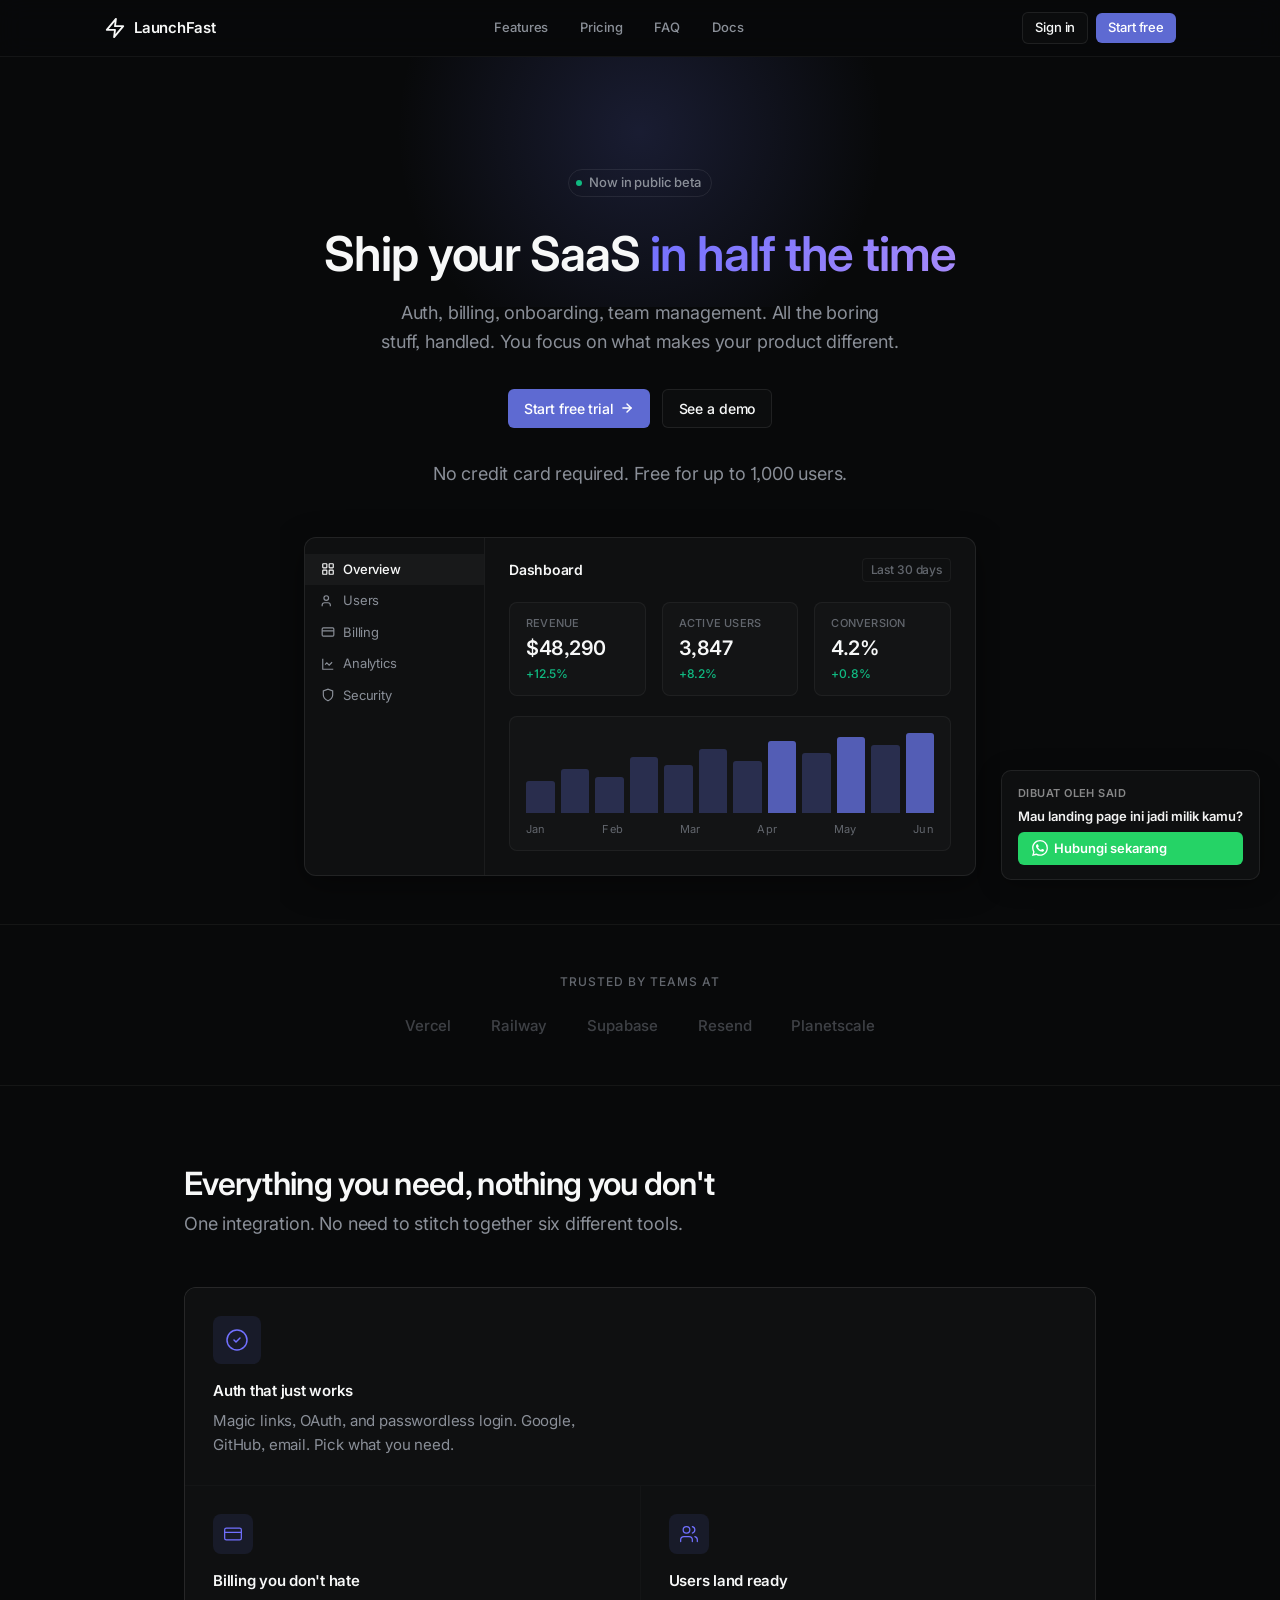
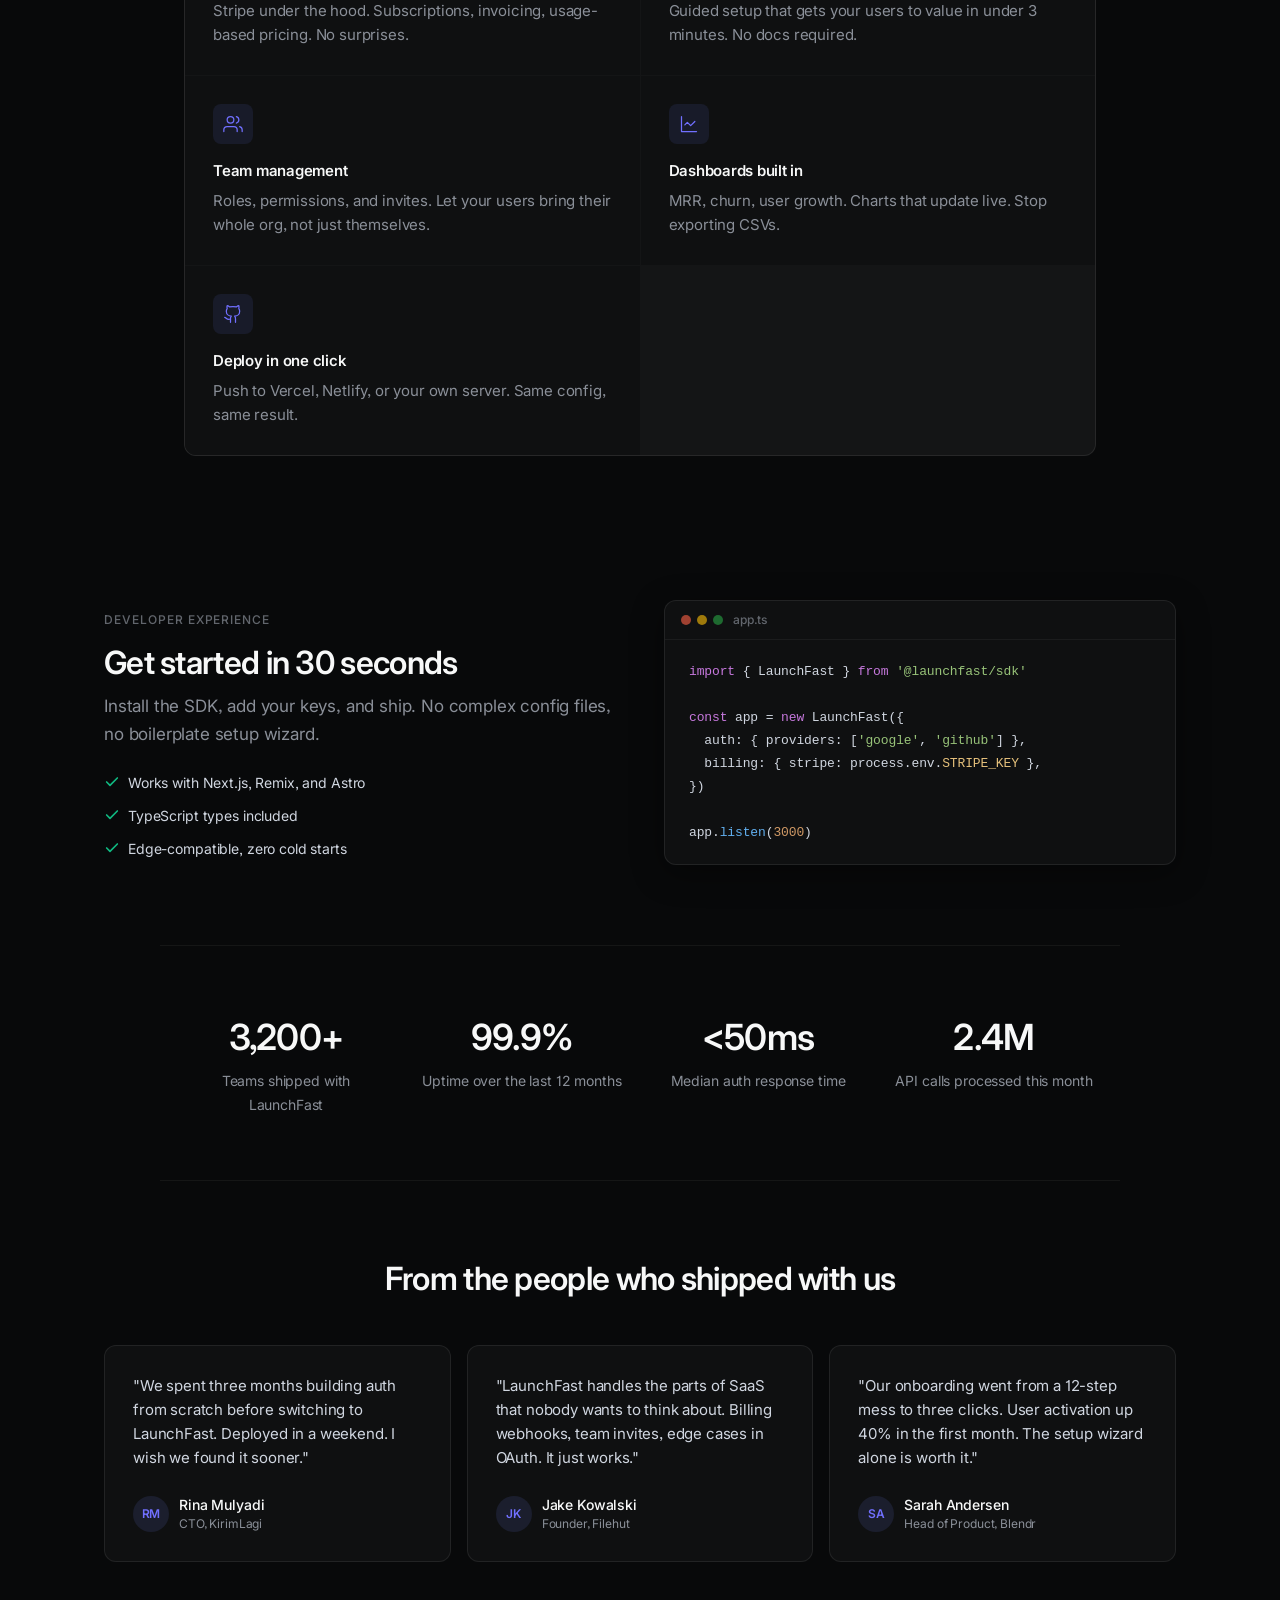
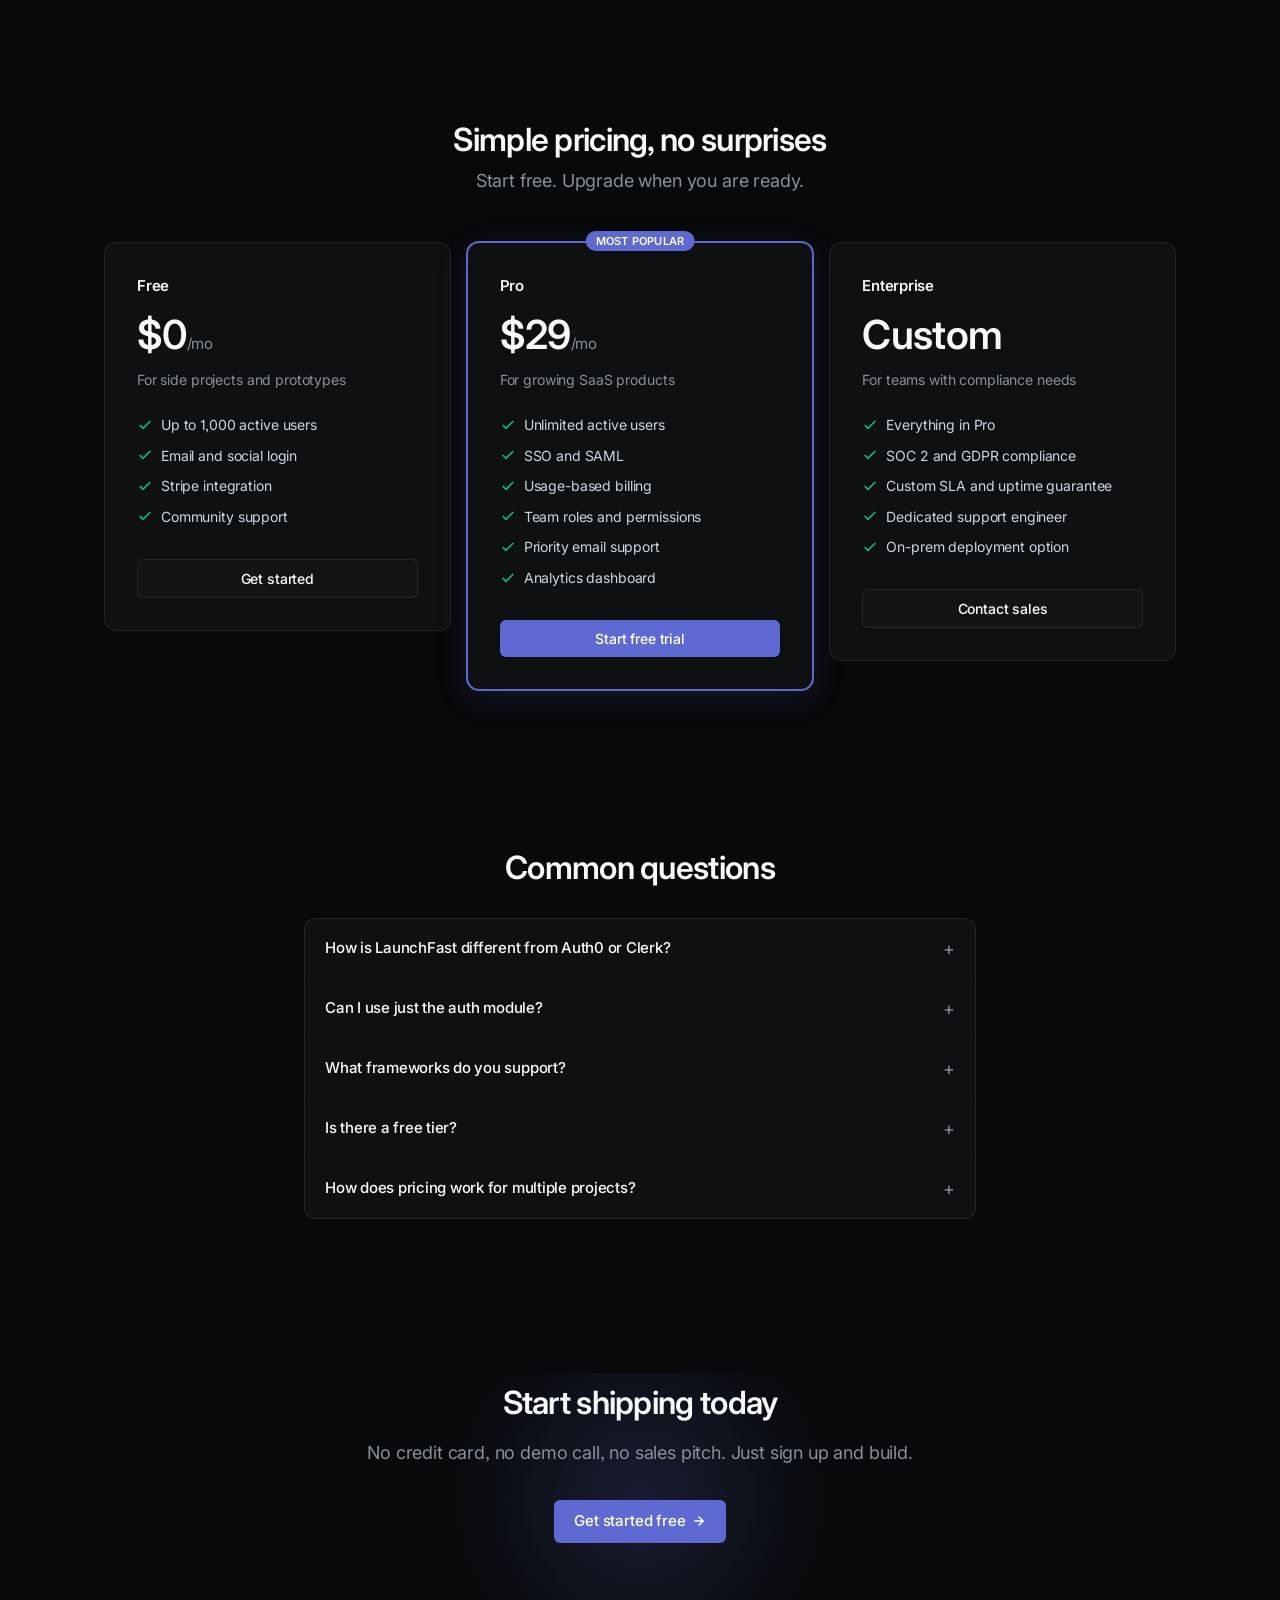
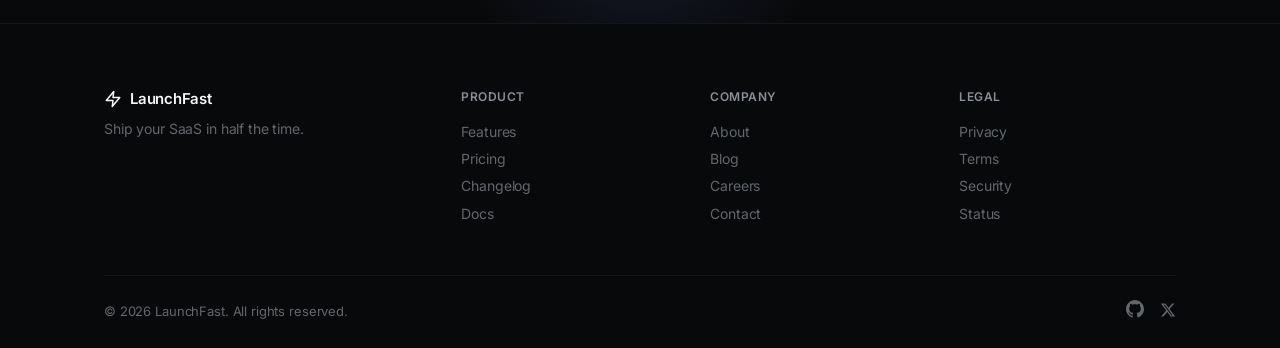
<file: templates/saas-launchfast/index.html>
<!DOCTYPE html>
<html lang="en">
<head>
  <meta charset="UTF-8">
  <meta name="viewport" content="width=device-width, initial-scale=1.0">
  <title>LaunchFast: Ship your SaaS in half the time</title>
  <link rel="icon" href="data:image/svg+xml,<svg xmlns='http://www.w3.org/2000/svg' viewBox='0 0 32 32'><rect width='32' height='32' rx='6' fill='%2308090a'/><path d='M17 6L7 18h9l-1 8 10-12h-9l1-8z' fill='none' stroke='%235e6ad2' stroke-width='2.5' stroke-linecap='round' stroke-linejoin='round'/></svg>">
  <link href="https://fonts.googleapis.com/css2?family=Inter:wght@300;400;500;510;590;600&family=JetBrains+Mono:wght@400;500&display=swap" rel="stylesheet">
  <link rel="stylesheet" href="style.css">
</head>
<body>

  <!-- Nav -->
  <nav class="nav">
    <div class="nav-inner">
      <a href="#" class="nav-logo">
        <svg width="22" height="22" viewBox="0 0 24 24" fill="none" stroke="currentColor" stroke-width="2" stroke-linecap="round" stroke-linejoin="round">
          <path d="M13 2L3 14h9l-1 8 10-12h-9l1-8z"/>
        </svg>
        LaunchFast
      </a>
      <div class="nav-links" id="navLinks">
        <a href="#features">Features</a>
        <a href="#pricing">Pricing</a>
        <a href="#faq">FAQ</a>
        <a href="#">Docs</a>
      </div>
      <div class="nav-actions">
        <a href="#" class="btn btn-ghost btn-sm">Sign in</a>
        <a href="#" class="btn btn-primary btn-sm">Start free</a>
      </div>
      <button class="nav-toggle" id="navToggle" aria-label="Toggle menu">
        <svg class="icon-hamburger" width="20" height="20" viewBox="0 0 24 24" fill="none" stroke="currentColor" stroke-width="2" stroke-linecap="round"><line x1="3" y1="6" x2="21" y2="6"/><line x1="3" y1="12" x2="21" y2="12"/><line x1="3" y1="18" x2="21" y2="18"/></svg>
        <svg class="icon-close" width="20" height="20" viewBox="0 0 24 24" fill="none" stroke="currentColor" stroke-width="2" stroke-linecap="round"><line x1="18" y1="6" x2="6" y2="18"/><line x1="6" y1="6" x2="18" y2="18"/></svg>
      </button>
    </div>
  </nav>

  <!-- Hero -->
  <section class="hero">
    <div class="hero-badge">
      <svg width="8" height="8" viewBox="0 0 8 8"><circle cx="4" cy="4" r="3" fill="#10b981"/></svg>
      Now in public beta
    </div>
    <h1>Ship your SaaS <span>in half the time</span></h1>
    <p>Auth, billing, onboarding, team management. All the boring stuff, handled. You focus on what makes your product different.</p>
    <div class="hero-cta">
      <a href="#" class="btn btn-primary">
        Start free trial
        <svg width="14" height="14" viewBox="0 0 24 24" fill="none" stroke="currentColor" stroke-width="2.5" stroke-linecap="round" stroke-linejoin="round"><path d="M5 12h14"/><path d="m12 5 7 7-7 7"/></svg>
      </a>
      <a href="#" class="btn btn-ghost">See a demo</a>
    </div>
    <p class="hero-micro">No credit card required. Free for up to 1,000 users.</p>

    <!-- Product Visual -->
    <div class="hero-visual">
      <div class="dashboard">
        <div class="dashboard-sidebar">
          <div class="dash-nav-item active">
            <svg width="14" height="14" viewBox="0 0 24 24" fill="none" stroke="currentColor" stroke-width="2"><rect width="7" height="7" x="3" y="3" rx="1"/><rect width="7" height="7" x="14" y="3" rx="1"/><rect width="7" height="7" x="3" y="14" rx="1"/><rect width="7" height="7" x="14" y="14" rx="1"/></svg>
            Overview
          </div>
          <div class="dash-nav-item">
            <svg width="14" height="14" viewBox="0 0 24 24" fill="none" stroke="currentColor" stroke-width="2"><path d="M16 21v-2a4 4 0 0 0-4-4H6a4 4 0 0 0-4 4v2"/><circle cx="9" cy="7" r="4"/></svg>
            Users
          </div>
          <div class="dash-nav-item">
            <svg width="14" height="14" viewBox="0 0 24 24" fill="none" stroke="currentColor" stroke-width="2"><rect width="20" height="14" x="2" y="5" rx="2"/><line x1="2" x2="22" y1="10" y2="10"/></svg>
            Billing
          </div>
          <div class="dash-nav-item">
            <svg width="14" height="14" viewBox="0 0 24 24" fill="none" stroke="currentColor" stroke-width="2"><path d="M3 3v18h18"/><path d="m19 9-5 5-4-4-3 3"/></svg>
            Analytics
          </div>
          <div class="dash-nav-item">
            <svg width="14" height="14" viewBox="0 0 24 24" fill="none" stroke="currentColor" stroke-width="2"><path d="M12 22s8-4 8-10V5l-8-3-8 3v7c0 6 8 10 8 10z"/></svg>
            Security
          </div>
        </div>
        <div class="dashboard-main">
          <div class="dash-header">
            <span class="dash-title">Dashboard</span>
            <span class="dash-date">Last 30 days</span>
          </div>
          <div class="dash-metrics">
            <div class="dash-metric">
              <span class="dash-metric-label">Revenue</span>
              <span class="dash-metric-value">$48,290</span>
              <span class="dash-metric-change positive">+12.5%</span>
            </div>
            <div class="dash-metric">
              <span class="dash-metric-label">Active users</span>
              <span class="dash-metric-value">3,847</span>
              <span class="dash-metric-change positive">+8.2%</span>
            </div>
            <div class="dash-metric">
              <span class="dash-metric-label">Conversion</span>
              <span class="dash-metric-value">4.2%</span>
              <span class="dash-metric-change positive">+0.8%</span>
            </div>
          </div>
          <div class="dash-chart">
            <div class="chart-bars">
              <div class="chart-bar" style="height:40%"></div>
              <div class="chart-bar" style="height:55%"></div>
              <div class="chart-bar" style="height:45%"></div>
              <div class="chart-bar" style="height:70%"></div>
              <div class="chart-bar" style="height:60%"></div>
              <div class="chart-bar" style="height:80%"></div>
              <div class="chart-bar" style="height:65%"></div>
              <div class="chart-bar accent" style="height:90%"></div>
              <div class="chart-bar" style="height:75%"></div>
              <div class="chart-bar accent" style="height:95%"></div>
              <div class="chart-bar" style="height:85%"></div>
              <div class="chart-bar accent" style="height:100%"></div>
            </div>
            <div class="chart-labels">
              <span>Jan</span><span>Feb</span><span>Mar</span><span>Apr</span><span>May</span><span>Jun</span>
            </div>
          </div>
        </div>
      </div>
    </div>
  </section>

  <!-- Logo Bar -->
  <section class="logos">
    <p class="logos-label">Trusted by teams at</p>
    <div class="logos-row">
      <span class="logo-item">Vercel</span>
      <span class="logo-item">Railway</span>
      <span class="logo-item">Supabase</span>
      <span class="logo-item">Resend</span>
      <span class="logo-item">Planetscale</span>
    </div>
  </section>

  <!-- Features Bento -->
  <section class="features" id="features">
    <div class="features-header">
      <h2>Everything you need, nothing you don't</h2>
      <p>One integration. No need to stitch together six different tools.</p>
    </div>
    <div class="feature-grid">

      <!-- Featured: Auth -->
      <div class="feature-card">
        <div>
          <div class="feature-icon">
            <svg width="24" height="24" viewBox="0 0 24 24" fill="none" stroke="currentColor" stroke-width="1.5" stroke-linecap="round" stroke-linejoin="round">
              <path d="M9 12l2 2 4-4"/>
              <path d="M12 22c5.523 0 10-4.477 10-10S17.523 2 12 2 2 6.477 2 12s4.477 10 10 10z"/>
            </svg>
          </div>
          <h3>Auth that just works</h3>
          <p>Magic links, OAuth, and passwordless login. Google, GitHub, email. Pick what you need.</p>
        </div>
      </div>

      <!-- Billing -->
      <div class="feature-card">
        <div class="feature-icon">
          <svg width="20" height="20" viewBox="0 0 24 24" fill="none" stroke="currentColor" stroke-width="1.5" stroke-linecap="round" stroke-linejoin="round">
            <rect width="20" height="14" x="2" y="5" rx="2"/>
            <line x1="2" x2="22" y1="10" y2="10"/>
          </svg>
        </div>
        <h3>Billing you don't hate</h3>
        <p>Stripe under the hood. Subscriptions, invoicing, usage-based pricing. No surprises.</p>
      </div>

      <!-- Onboarding -->
      <div class="feature-card">
        <div class="feature-icon">
          <svg width="20" height="20" viewBox="0 0 24 24" fill="none" stroke="currentColor" stroke-width="1.5" stroke-linecap="round" stroke-linejoin="round">
            <path d="M16 21v-2a4 4 0 0 0-4-4H6a4 4 0 0 0-4 4v2"/>
            <circle cx="9" cy="7" r="4"/>
            <path d="M22 21v-2a4 4 0 0 0-3-3.87"/>
            <path d="M16 3.13a4 4 0 0 1 0 7.75"/>
          </svg>
        </div>
        <h3>Users land ready</h3>
        <p>Guided setup that gets your users to value in under 3 minutes. No docs required.</p>
      </div>

      <!-- Team -->
      <div class="feature-card">
        <div class="feature-icon">
          <svg width="20" height="20" viewBox="0 0 24 24" fill="none" stroke="currentColor" stroke-width="1.5" stroke-linecap="round" stroke-linejoin="round">
            <path d="M17 21v-2a4 4 0 0 0-4-4H5a4 4 0 0 0-4 4v2"/>
            <circle cx="9" cy="7" r="4"/>
            <path d="M23 21v-2a4 4 0 0 0-3-3.87"/>
            <path d="M16 3.13a4 4 0 0 1 0 7.75"/>
          </svg>
        </div>
        <h3>Team management</h3>
        <p>Roles, permissions, and invites. Let your users bring their whole org, not just themselves.</p>
      </div>

      <!-- Analytics -->
      <div class="feature-card">
        <div class="feature-icon">
          <svg width="20" height="20" viewBox="0 0 24 24" fill="none" stroke="currentColor" stroke-width="1.5" stroke-linecap="round" stroke-linejoin="round">
            <path d="M3 3v18h18"/>
            <path d="m19 9-5 5-4-4-3 3"/>
          </svg>
        </div>
        <h3>Dashboards built in</h3>
        <p>MRR, churn, user growth. Charts that update live. Stop exporting CSVs.</p>
      </div>

      <!-- Deploy -->
      <div class="feature-card">
        <div class="feature-icon">
          <svg width="20" height="20" viewBox="0 0 24 24" fill="none" stroke="currentColor" stroke-width="1.5" stroke-linecap="round" stroke-linejoin="round">
            <path d="M15 22v-4a4.8 4.8 0 0 0-1-3.5c3 0 6-2 6-5.5.08-1.25-.27-2.48-1-3.5.28-1.15.28-2.35 0-3.5 0 0-1 0-3 1.5-2.64-.5-5.36-.5-8 0C6 2 5 2 5 2c-.3 1.15-.3 2.35 0 3.5A5.403 5.403 0 0 0 4 9c0 3.5 3 5.5 6 5.5-.39.49-.68 1.05-.85 1.65-.17.6-.22 1.23-.15 1.85v4"/>
            <path d="M9 18c-4.51 2-5-2-7-2"/>
          </svg>
        </div>
        <h3>Deploy in one click</h3>
        <p>Push to Vercel, Netlify, or your own server. Same config, same result.</p>
      </div>

    </div>
  </section>

  <!-- Code Showcase -->
  <section class="showcase">
    <div class="showcase-inner">
      <div class="showcase-text">
        <span class="showcase-label">Developer experience</span>
        <h2>Get started in 30 seconds</h2>
        <p>Install the SDK, add your keys, and ship. No complex config files, no boilerplate setup wizard.</p>
        <div class="showcase-checklist">
          <div class="check-item">
            <svg width="16" height="16" viewBox="0 0 24 24" fill="none" stroke="#10b981" stroke-width="2.5" stroke-linecap="round" stroke-linejoin="round"><path d="M20 6 9 17l-5-5"/></svg>
            <span>Works with Next.js, Remix, and Astro</span>
          </div>
          <div class="check-item">
            <svg width="16" height="16" viewBox="0 0 24 24" fill="none" stroke="#10b981" stroke-width="2.5" stroke-linecap="round" stroke-linejoin="round"><path d="M20 6 9 17l-5-5"/></svg>
            <span>TypeScript types included</span>
          </div>
          <div class="check-item">
            <svg width="16" height="16" viewBox="0 0 24 24" fill="none" stroke="#10b981" stroke-width="2.5" stroke-linecap="round" stroke-linejoin="round"><path d="M20 6 9 17l-5-5"/></svg>
            <span>Edge-compatible, zero cold starts</span>
          </div>
        </div>
      </div>
      <div class="showcase-code">
        <div class="code-window">
          <div class="code-header">
            <div class="code-dots">
              <span></span><span></span><span></span>
            </div>
            <span class="code-filename">app.ts</span>
          </div>
          <pre class="code-block"><code><span class="kw">import</span> { LaunchFast } <span class="kw">from</span> <span class="str">'@launchfast/sdk'</span>

<span class="kw">const</span> app = <span class="kw">new</span> LaunchFast({
  auth: { providers: [<span class="str">'google'</span>, <span class="str">'github'</span>] },
  billing: { stripe: process.env.<span class="var">STRIPE_KEY</span> },
})

app.<span class="fn">listen</span>(<span class="num">3000</span>)</code></pre>
        </div>
      </div>
    </div>
  </section>

  <!-- Metrics -->
  <section class="metrics">
    <div class="metrics-grid">
      <div class="metric">
        <span class="metric-value">3,200+</span>
        <span class="metric-label">Teams shipped with LaunchFast</span>
      </div>
      <div class="metric">
        <span class="metric-value">99.9%</span>
        <span class="metric-label">Uptime over the last 12 months</span>
      </div>
      <div class="metric">
        <span class="metric-value">&lt;50ms</span>
        <span class="metric-label">Median auth response time</span>
      </div>
      <div class="metric">
        <span class="metric-value">2.4M</span>
        <span class="metric-label">API calls processed this month</span>
      </div>
    </div>
  </section>

  <!-- Testimonials -->
  <section class="testimonials">
    <h2>From the people who shipped with us</h2>
    <div class="testimonial-grid">
      <div class="testimonial-card">
        <p class="testimonial-quote">"We spent three months building auth from scratch before switching to LaunchFast. Deployed in a weekend. I wish we found it sooner."</p>
        <div class="testimonial-author">
          <div class="testimonial-avatar">RM</div>
          <div>
            <div class="testimonial-name">Rina Mulyadi</div>
            <div class="testimonial-role">CTO, KirimLagi</div>
          </div>
        </div>
      </div>
      <div class="testimonial-card">
        <p class="testimonial-quote">"LaunchFast handles the parts of SaaS that nobody wants to think about. Billing webhooks, team invites, edge cases in OAuth. It just works."</p>
        <div class="testimonial-author">
          <div class="testimonial-avatar">JK</div>
          <div>
            <div class="testimonial-name">Jake Kowalski</div>
            <div class="testimonial-role">Founder, Filehut</div>
          </div>
        </div>
      </div>
      <div class="testimonial-card">
        <p class="testimonial-quote">"Our onboarding went from a 12-step mess to three clicks. User activation up 40% in the first month. The setup wizard alone is worth it."</p>
        <div class="testimonial-author">
          <div class="testimonial-avatar">SA</div>
          <div>
            <div class="testimonial-name">Sarah Andersen</div>
            <div class="testimonial-role">Head of Product, Blendr</div>
          </div>
        </div>
      </div>
    </div>
  </section>

  <!-- Pricing -->
  <section class="pricing" id="pricing">
    <div class="pricing-header">
      <h2>Simple pricing, no surprises</h2>
      <p>Start free. Upgrade when you are ready.</p>
    </div>
    <div class="pricing-grid">
      <!-- Free -->
      <div class="pricing-card">
        <div class="pricing-tier">Free</div>
        <div class="pricing-price">$0<span>/mo</span></div>
        <div class="pricing-desc">For side projects and prototypes</div>
        <ul class="pricing-features">
          <li>
            <svg width="16" height="16" viewBox="0 0 24 24" fill="none" stroke="#10b981" stroke-width="2.5"><path d="M20 6 9 17l-5-5"/></svg>
            Up to 1,000 active users
          </li>
          <li>
            <svg width="16" height="16" viewBox="0 0 24 24" fill="none" stroke="#10b981" stroke-width="2.5"><path d="M20 6 9 17l-5-5"/></svg>
            Email and social login
          </li>
          <li>
            <svg width="16" height="16" viewBox="0 0 24 24" fill="none" stroke="#10b981" stroke-width="2.5"><path d="M20 6 9 17l-5-5"/></svg>
            Stripe integration
          </li>
          <li>
            <svg width="16" height="16" viewBox="0 0 24 24" fill="none" stroke="#10b981" stroke-width="2.5"><path d="M20 6 9 17l-5-5"/></svg>
            Community support
          </li>
        </ul>
        <a href="#" class="btn btn-ghost btn-block">Get started</a>
      </div>
      <!-- Pro -->
      <div class="pricing-card popular">
        <div class="popular-badge">Most popular</div>
        <div class="pricing-tier">Pro</div>
        <div class="pricing-price">$29<span>/mo</span></div>
        <div class="pricing-desc">For growing SaaS products</div>
        <ul class="pricing-features">
          <li>
            <svg width="16" height="16" viewBox="0 0 24 24" fill="none" stroke="#10b981" stroke-width="2.5"><path d="M20 6 9 17l-5-5"/></svg>
            Unlimited active users
          </li>
          <li>
            <svg width="16" height="16" viewBox="0 0 24 24" fill="none" stroke="#10b981" stroke-width="2.5"><path d="M20 6 9 17l-5-5"/></svg>
            SSO and SAML
          </li>
          <li>
            <svg width="16" height="16" viewBox="0 0 24 24" fill="none" stroke="#10b981" stroke-width="2.5"><path d="M20 6 9 17l-5-5"/></svg>
            Usage-based billing
          </li>
          <li>
            <svg width="16" height="16" viewBox="0 0 24 24" fill="none" stroke="#10b981" stroke-width="2.5"><path d="M20 6 9 17l-5-5"/></svg>
            Team roles and permissions
          </li>
          <li>
            <svg width="16" height="16" viewBox="0 0 24 24" fill="none" stroke="#10b981" stroke-width="2.5"><path d="M20 6 9 17l-5-5"/></svg>
            Priority email support
          </li>
          <li>
            <svg width="16" height="16" viewBox="0 0 24 24" fill="none" stroke="#10b981" stroke-width="2.5"><path d="M20 6 9 17l-5-5"/></svg>
            Analytics dashboard
          </li>
        </ul>
        <a href="#" class="btn btn-primary btn-block">Start free trial</a>
      </div>
      <!-- Enterprise -->
      <div class="pricing-card">
        <div class="pricing-tier">Enterprise</div>
        <div class="pricing-price">Custom</div>
        <div class="pricing-desc">For teams with compliance needs</div>
        <ul class="pricing-features">
          <li>
            <svg width="16" height="16" viewBox="0 0 24 24" fill="none" stroke="#10b981" stroke-width="2.5"><path d="M20 6 9 17l-5-5"/></svg>
            Everything in Pro
          </li>
          <li>
            <svg width="16" height="16" viewBox="0 0 24 24" fill="none" stroke="#10b981" stroke-width="2.5"><path d="M20 6 9 17l-5-5"/></svg>
            SOC 2 and GDPR compliance
          </li>
          <li>
            <svg width="16" height="16" viewBox="0 0 24 24" fill="none" stroke="#10b981" stroke-width="2.5"><path d="M20 6 9 17l-5-5"/></svg>
            Custom SLA and uptime guarantee
          </li>
          <li>
            <svg width="16" height="16" viewBox="0 0 24 24" fill="none" stroke="#10b981" stroke-width="2.5"><path d="M20 6 9 17l-5-5"/></svg>
            Dedicated support engineer
          </li>
          <li>
            <svg width="16" height="16" viewBox="0 0 24 24" fill="none" stroke="#10b981" stroke-width="2.5"><path d="M20 6 9 17l-5-5"/></svg>
            On-prem deployment option
          </li>
        </ul>
        <a href="#" class="btn btn-ghost btn-block">Contact sales</a>
      </div>
    </div>
  </section>

  <!-- FAQ -->
  <section class="faq" id="faq">
    <h2>Common questions</h2>
    <div class="faq-list">
      <details class="faq-item">
        <summary>How is LaunchFast different from Auth0 or Clerk?</summary>
        <p>Auth0 and Clerk do auth. LaunchFast does auth, billing, onboarding, team management, and analytics in one package. You pick what you need. No need for three separate vendors and four integration weeks.</p>
      </details>
      <details class="faq-item">
        <summary>Can I use just the auth module?</summary>
        <p>Yes. Every module works independently. Import only what you need. The full stack is there if you want it, but you can run auth alone and pair it with your own billing setup.</p>
      </details>
      <details class="faq-item">
        <summary>What frameworks do you support?</summary>
        <p>Next.js, Remix, Astro, Nuxt, SvelteKit, and plain Express. The SDK is framework-agnostic at its core, with adapters for the popular ones.</p>
      </details>
      <details class="faq-item">
        <summary>Is there a free tier?</summary>
        <p>Yes. Free for up to 1,000 active users with full access to auth, billing, and onboarding. No credit card required. Upgrade to Pro when you outgrow it.</p>
      </details>
      <details class="faq-item">
        <summary>How does pricing work for multiple projects?</summary>
        <p>Each project is billed separately. The free tier applies per project. Pro pricing is per project with a single billing dashboard for your whole account.</p>
      </details>
    </div>
  </section>

  <!-- CTA -->
  <section class="cta-section">
    <h2>Start shipping today</h2>
    <p>No credit card, no demo call, no sales pitch. Just sign up and build.</p>
    <a href="#" class="btn btn-primary btn-lg">
      Get started free
      <svg width="14" height="14" viewBox="0 0 24 24" fill="none" stroke="currentColor" stroke-width="2.5" stroke-linecap="round" stroke-linejoin="round"><path d="M5 12h14"/><path d="m12 5 7 7-7 7"/></svg>
    </a>
  </section>

  <!-- Footer -->
  <footer class="site-footer">
    <div class="footer-inner">
      <div class="footer-grid">
        <div class="footer-brand">
          <div class="footer-logo">
            <svg width="18" height="18" viewBox="0 0 24 24" fill="none" stroke="currentColor" stroke-width="2" stroke-linecap="round" stroke-linejoin="round">
              <path d="M13 2L3 14h9l-1 8 10-12h-9l1-8z"/>
            </svg>
            LaunchFast
          </div>
          <p class="footer-tagline">Ship your SaaS in half the time.</p>
        </div>
        <div class="footer-col">
          <h4>Product</h4>
          <a href="#">Features</a>
          <a href="#">Pricing</a>
          <a href="#">Changelog</a>
          <a href="#">Docs</a>
        </div>
        <div class="footer-col">
          <h4>Company</h4>
          <a href="#">About</a>
          <a href="#">Blog</a>
          <a href="#">Careers</a>
          <a href="#">Contact</a>
        </div>
        <div class="footer-col">
          <h4>Legal</h4>
          <a href="#">Privacy</a>
          <a href="#">Terms</a>
          <a href="#">Security</a>
          <a href="#">Status</a>
        </div>
      </div>
      <div class="footer-bottom">
        <p>&copy; 2026 LaunchFast. All rights reserved.</p>
        <div class="footer-social">
          <a href="#" aria-label="GitHub">
            <svg width="18" height="18" viewBox="0 0 24 24" fill="currentColor"><path d="M12 0c-6.626 0-12 5.373-12 12 0 5.302 3.438 9.8 8.207 11.387.599.111.793-.261.793-.577v-2.234c-3.338.726-4.033-1.416-4.033-1.416-.546-1.387-1.333-1.756-1.333-1.756-1.089-.745.083-.729.083-.729 1.205.084 1.839 1.237 1.839 1.237 1.07 1.834 2.807 1.304 3.492.997.107-.775.418-1.305.762-1.604-2.665-.305-5.467-1.334-5.467-5.931 0-1.311.469-2.381 1.236-3.221-.124-.303-.535-1.524.117-3.176 0 0 1.008-.322 3.301 1.23.957-.266 1.983-.399 3.003-.404 1.02.005 2.047.138 3.006.404 2.291-1.552 3.297-1.23 3.297-1.23.653 1.653.242 2.874.118 3.176.77.84 1.235 1.911 1.235 3.221 0 4.609-2.807 5.624-5.479 5.921.43.372.823 1.102.823 2.222v3.293c0 .319.192.694.801.576 4.765-1.589 8.199-6.086 8.199-11.386 0-6.627-5.373-12-12-12z"/></svg>
          </a>
          <a href="#" aria-label="X">
            <svg width="16" height="16" viewBox="0 0 24 24" fill="currentColor"><path d="M18.244 2.25h3.308l-7.227 8.26 8.502 11.24H16.17l-5.214-6.817L4.99 21.75H1.68l7.73-8.835L1.254 2.25H8.08l4.713 6.231zm-1.161 17.52h1.833L7.084 4.126H5.117z"/></svg>
          </a>
        </div>
      </div>
    </div>
  </footer>

  <script src="script.js"></script>

  <!-- Monetization CTA: Dibuat oleh Said -->
  <div class="sa-cta" id="saCta">
    <div class="sa-cta-inner">
      <span class="sa-cta-label">Dibuat oleh Said</span>
      <p class="sa-cta-text">Mau landing page ini jadi milik kamu?</p>
      <a href="https://wa.me/628567040666?text=Hai%2C%20saya%20tertarik%20buat%20landing%20page%20untuk%20bisnis%20saya" class="sa-cta-btn" target="_blank" rel="noopener">
        <svg width="16" height="16" viewBox="0 0 24 24" fill="currentColor"><path d="M17.472 14.382c-.297-.149-1.758-.867-2.03-.967-.273-.099-.471-.148-.67.15-.197.297-.767.966-.94 1.164-.173.199-.347.223-.644.075-.297-.15-1.255-.463-2.39-1.475-.883-.788-1.48-1.761-1.653-2.059-.173-.297-.018-.458.13-.606.134-.133.298-.347.446-.52.149-.174.198-.298.298-.497.099-.198.05-.371-.025-.52-.075-.149-.669-1.612-.916-2.207-.242-.579-.487-.5-.669-.51-.173-.008-.371-.01-.57-.01-.198 0-.52.074-.792.372-.272.297-1.04 1.016-1.04 2.479 0 1.462 1.065 2.875 1.213 3.074.149.198 2.096 3.2 5.077 4.487.709.306 1.262.489 1.694.625.712.227 1.36.195 1.871.118.571-.085 1.758-.719 2.006-1.413.248-.694.248-1.289.173-1.413-.074-.124-.272-.198-.57-.347m-5.421 7.403h-.004a9.87 9.87 0 01-5.031-1.378l-.361-.214-3.741.982.998-3.648-.235-.374a9.86 9.86 0 01-1.51-5.26c.001-5.45 4.436-9.884 9.888-9.884 2.64 0 5.122 1.03 6.988 2.898a9.825 9.825 0 012.893 6.994c-.003 5.45-4.437 9.884-9.885 9.884m8.413-18.297A11.815 11.815 0 0012.05 0C5.495 0 .16 5.335.157 11.892c0 2.096.547 4.142 1.588 5.945L.057 24l6.305-1.654a11.882 11.882 0 005.683 1.448h.005c6.554 0 11.89-5.335 11.893-11.893a11.821 11.821 0 00-3.48-8.413z"/></svg>
        Hubungi sekarang
      </a>
    </div>
  </div>
</body>
</html>
</file>
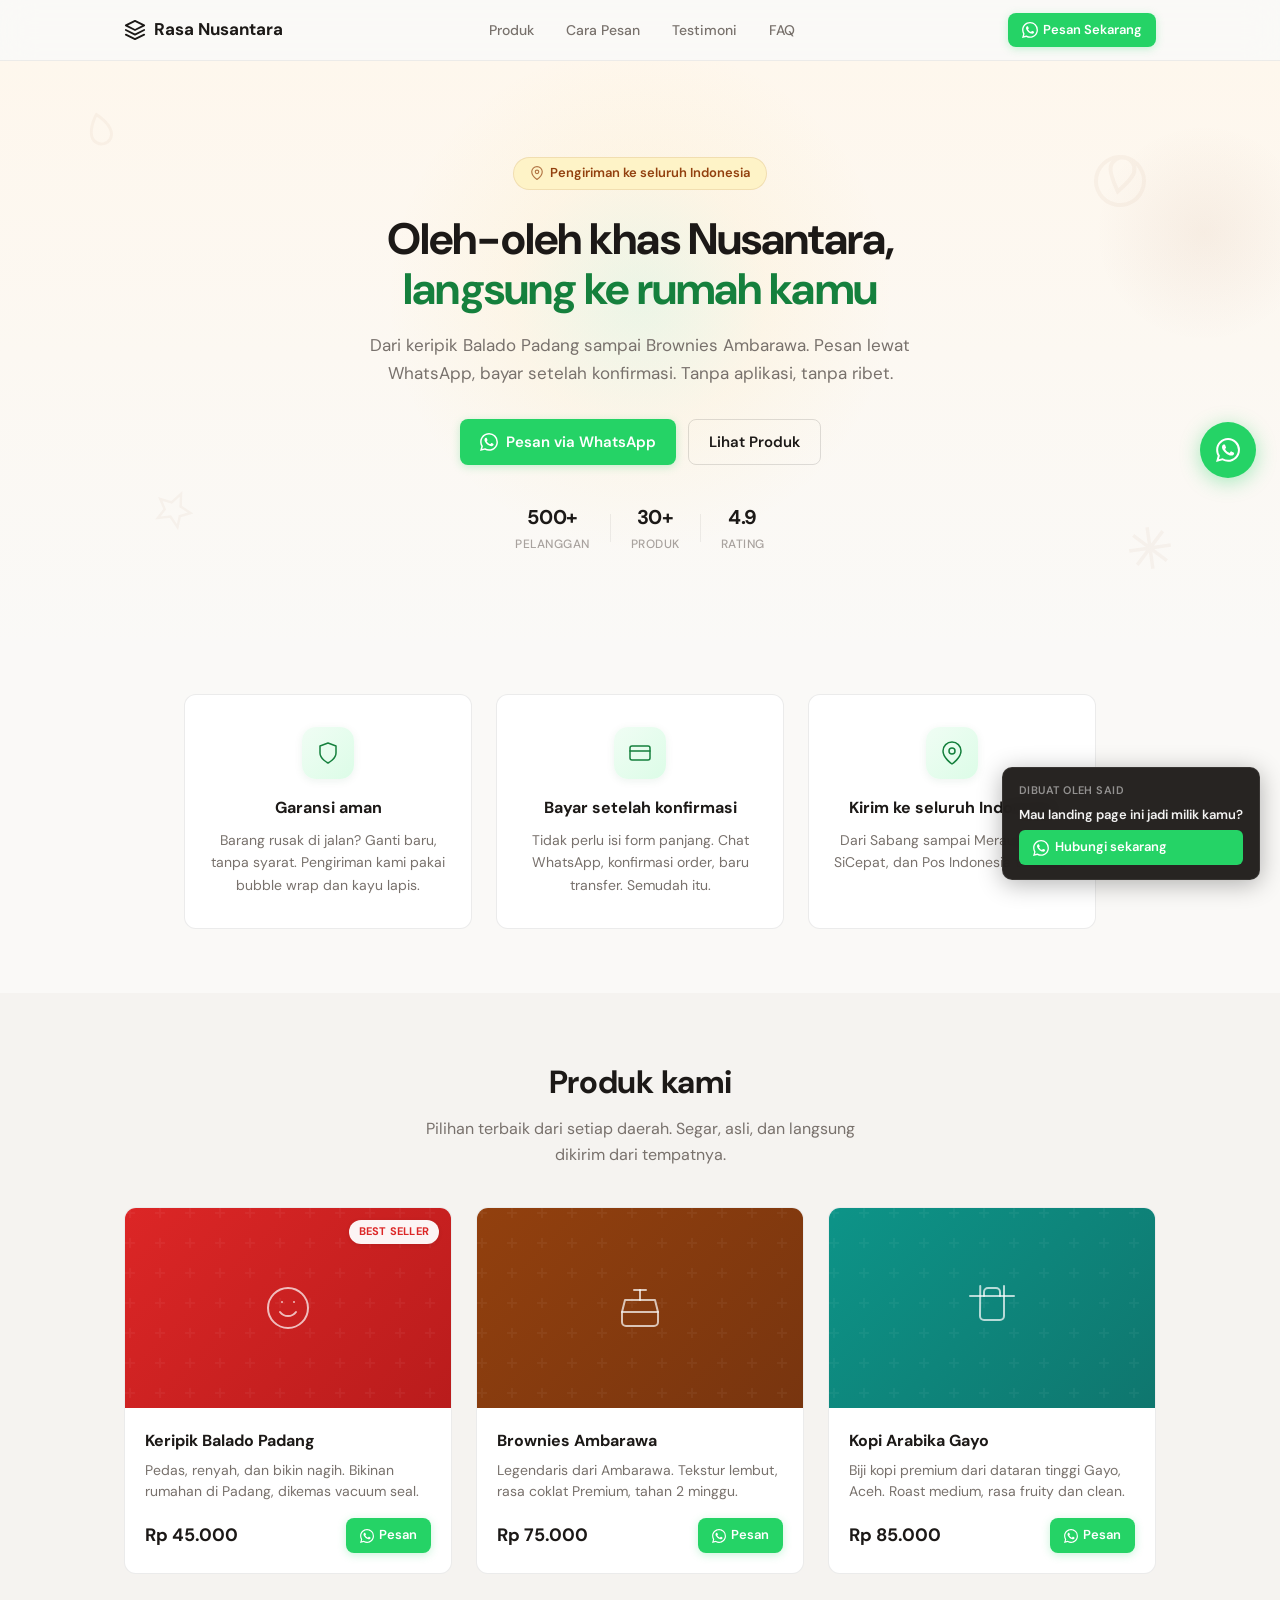
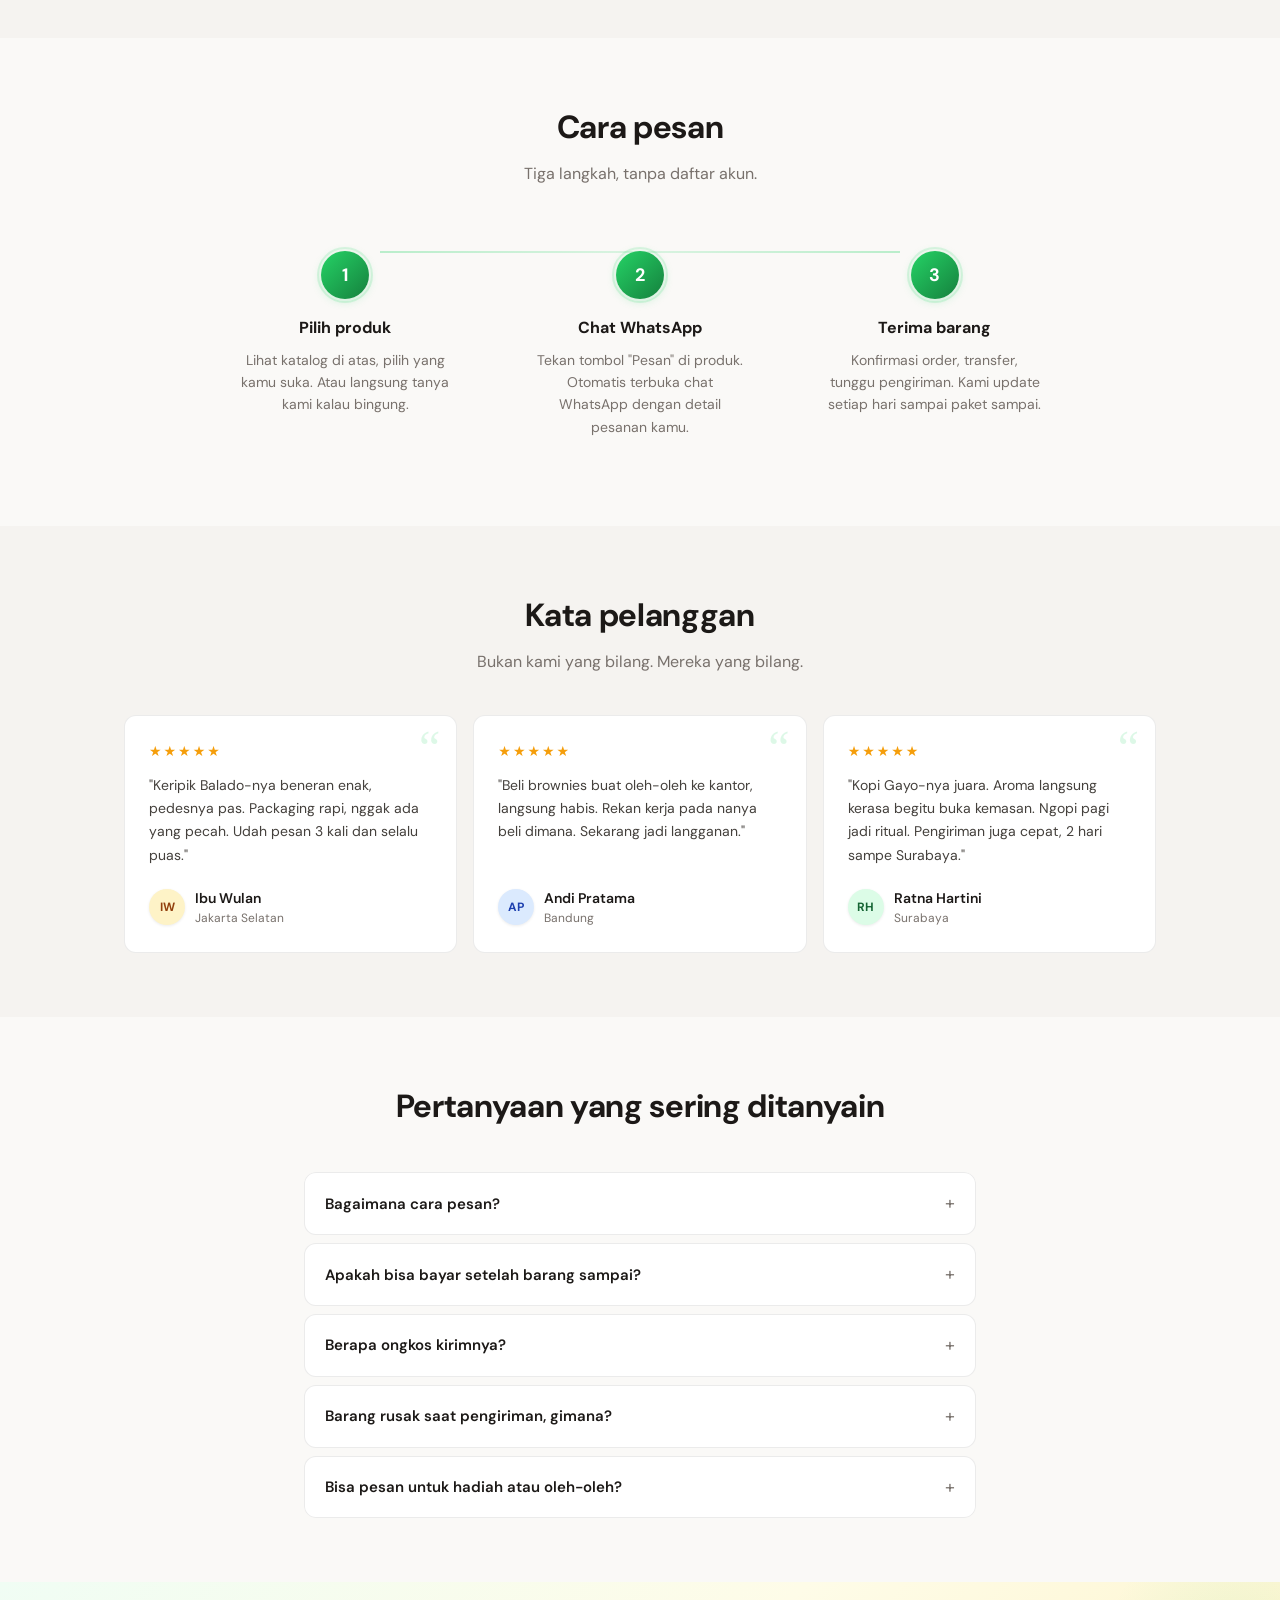
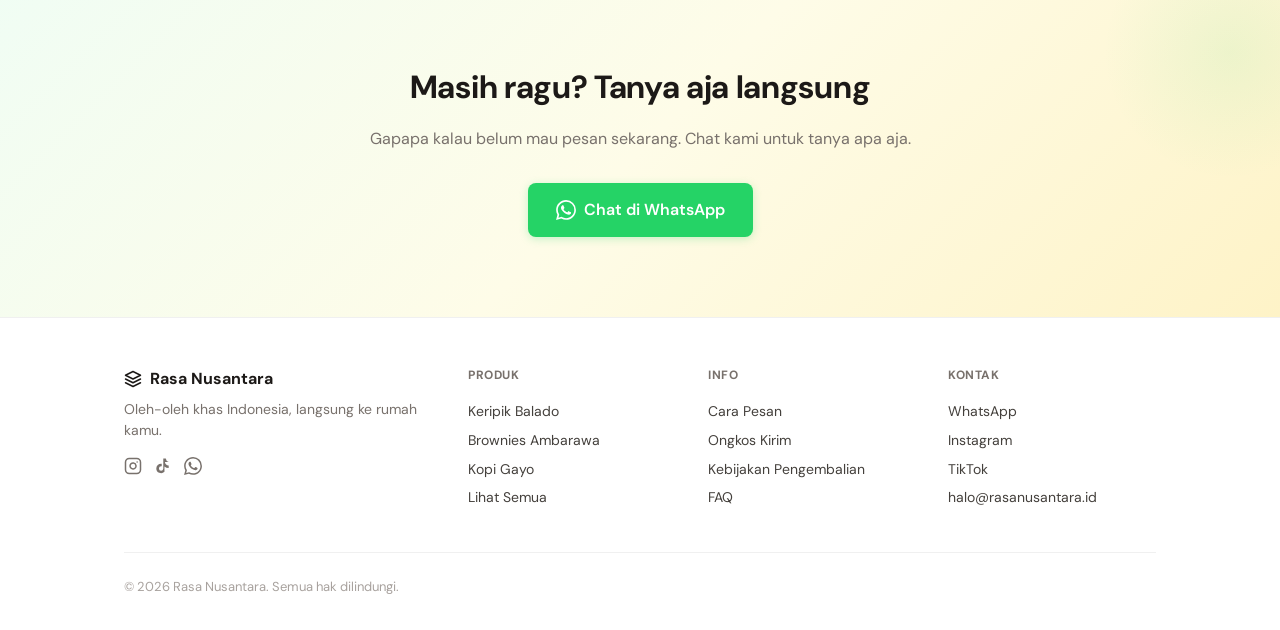
<file: templates/website-umkm/index.html>
<!DOCTYPE html>
<html lang="id">
<head>
  <meta charset="UTF-8">
  <meta name="viewport" content="width=device-width, initial-scale=1.0">
  <title>Rasa Nusantara: Oleh-oleh khas Indonesia, langsung ke rumah kamu</title>
  <link rel="icon" href="data:image/svg+xml,<svg xmlns='http://www.w3.org/2000/svg' viewBox='0 0 32 32'><rect width='32' height='32' rx='6' fill='%23faf9f7'/><path d='M16 6L6 11l10 5 10-5-10-5z' fill='none' stroke='%2325D366' stroke-width='2.5' stroke-linecap='round' stroke-linejoin='round'/><path d='M6 16l10 5 10-5' fill='none' stroke='%2325D366' stroke-width='2.5' stroke-linecap='round' stroke-linejoin='round'/><path d='M6 21l10 5 10-5' fill='none' stroke='%2325D366' stroke-width='2.5' stroke-linecap='round' stroke-linejoin='round'/></svg>">
  <link href="https://fonts.googleapis.com/css2?family=DM+Sans:wght@400;500;600;700&display=swap" rel="stylesheet">
  <link rel="stylesheet" href="style.css">
</head>
<body>

  <!-- Nav -->
  <nav class="nav">
    <div class="nav-inner">
      <a href="#" class="nav-logo">
        <svg width="22" height="22" viewBox="0 0 24 24" fill="none" stroke="currentColor" stroke-width="2" stroke-linecap="round" stroke-linejoin="round">
          <path d="M12 2L2 7l10 5 10-5-10-5z"/>
          <path d="M2 17l10 5 10-5"/>
          <path d="M2 12l10 5 10-5"/>
        </svg>
        Rasa Nusantara
      </a>
      <div class="nav-links" id="navLinks">
        <a href="#produk">Produk</a>
        <a href="#cara-pesan">Cara Pesan</a>
        <a href="#testimoni">Testimoni</a>
        <a href="#faq">FAQ</a>
      </div>
      <a href="https://wa.me/6281234567890?text=Hai%2C%20saya%20mau%20pesan%20oleh-oleh" class="btn btn-wa btn-sm nav-wa" target="_blank" rel="noopener">
        <svg width="16" height="16" viewBox="0 0 24 24" fill="currentColor"><path d="M17.472 14.382c-.297-.149-1.758-.867-2.03-.967-.273-.099-.471-.148-.67.15-.197.297-.767.966-.94 1.164-.173.199-.347.223-.644.075-.297-.15-1.255-.463-2.39-1.475-.883-.788-1.48-1.761-1.653-2.059-.173-.297-.018-.458.13-.606.134-.133.298-.347.446-.52.149-.174.198-.298.298-.497.099-.198.05-.371-.025-.52-.075-.149-.669-1.612-.916-2.207-.242-.579-.487-.5-.669-.51-.173-.008-.371-.01-.57-.01-.198 0-.52.074-.792.372-.272.297-1.04 1.016-1.04 2.479 0 1.462 1.065 2.875 1.213 3.074.149.198 2.096 3.2 5.077 4.487.709.306 1.262.489 1.694.625.712.227 1.36.195 1.871.118.571-.085 1.758-.719 2.006-1.413.248-.694.248-1.289.173-1.413-.074-.124-.272-.198-.57-.347m-5.421 7.403h-.004a9.87 9.87 0 01-5.031-1.378l-.361-.214-3.741.982.998-3.648-.235-.374a9.86 9.86 0 01-1.51-5.26c.001-5.45 4.436-9.884 9.888-9.884 2.64 0 5.122 1.03 6.988 2.898a9.825 9.825 0 012.893 6.994c-.003 5.45-4.437 9.884-9.885 9.884m8.413-18.297A11.815 11.815 0 0012.05 0C5.495 0 .16 5.335.157 11.892c0 2.096.547 4.142 1.588 5.945L.057 24l6.305-1.654a11.882 11.882 0 005.683 1.448h.005c6.554 0 11.89-5.335 11.893-11.893a11.821 11.821 0 00-3.48-8.413z"/></svg>
        Pesan Sekarang
      </a>
      <button class="nav-toggle" id="navToggle" aria-label="Toggle menu">
        <svg class="icon-hamburger" width="20" height="20" viewBox="0 0 24 24" fill="none" stroke="currentColor" stroke-width="2" stroke-linecap="round"><line x1="3" y1="6" x2="21" y2="6"/><line x1="3" y1="12" x2="21" y2="12"/><line x1="3" y1="18" x2="21" y2="18"/></svg>
        <svg class="icon-close" width="20" height="20" viewBox="0 0 24 24" fill="none" stroke="currentColor" stroke-width="2" stroke-linecap="round"><line x1="18" y1="6" x2="6" y2="18"/><line x1="6" y1="6" x2="18" y2="18"/></svg>
      </button>
    </div>
  </nav>

  <!-- Hero -->
  <section class="hero">
    <div class="hero-decoration" aria-hidden="true">
      <svg class="hero-deco hero-deco-1" width="48" height="48" viewBox="0 0 24 24" fill="none" stroke="currentColor" stroke-width="1.5"><path d="M12 3C12 3 7 8 7 13a5 5 0 0010 0c0-5-5-10-5-10z"/></svg>
      <svg class="hero-deco hero-deco-2" width="64" height="64" viewBox="0 0 24 24" fill="none" stroke="currentColor" stroke-width="1.5"><circle cx="12" cy="12" r="9"/><path d="M12 3a4.5 4.5 0 014.5 4.5c0 2.5-4.5 8.5-4.5 8.5S7.5 10 7.5 7.5A4.5 4.5 0 0112 3z"/></svg>
      <svg class="hero-deco hero-deco-3" width="40" height="40" viewBox="0 0 24 24" fill="none" stroke="currentColor" stroke-width="1.5"><path d="M12 2L9 9l-7 1 5 4.5L5.5 21 12 17l6.5 4-1.5-6.5L22 10l-7-1z"/></svg>
      <svg class="hero-deco hero-deco-4" width="56" height="56" viewBox="0 0 24 24" fill="none" stroke="currentColor" stroke-width="1.5"><path d="M12 3v18M3 12h18M5.6 5.6l12.8 12.8M18.4 5.6L5.6 18.4"/></svg>
    </div>
    <div class="hero-inner">
      <div class="hero-badge-row">
        <span class="hero-badge">
          <svg width="14" height="14" viewBox="0 0 24 24" fill="none" stroke="currentColor" stroke-width="2"><path d="M21 10c0 7-9 13-9 13s-9-6-9-13a9 9 0 0118 0z"/><circle cx="12" cy="10" r="3"/></svg>
          Pengiriman ke seluruh Indonesia
        </span>
      </div>
      <h1>Oleh-oleh khas Nusantara, <span>langsung ke rumah kamu</span></h1>
      <p>Dari keripik Balado Padang sampai Brownies Ambarawa. Pesan lewat WhatsApp, bayar setelah konfirmasi. Tanpa aplikasi, tanpa ribet.</p>
      <div class="hero-cta">
        <a href="https://wa.me/6281234567890?text=Hai%2C%20saya%20mau%20pesan%20oleh-oleh" class="btn btn-wa" target="_blank" rel="noopener">
          <svg width="18" height="18" viewBox="0 0 24 24" fill="currentColor"><path d="M17.472 14.382c-.297-.149-1.758-.867-2.03-.967-.273-.099-.471-.148-.67.15-.197.297-.767.966-.94 1.164-.173.199-.347.223-.644.075-.297-.15-1.255-.463-2.39-1.475-.883-.788-1.48-1.761-1.653-2.059-.173-.297-.018-.458.13-.606.134-.133.298-.347.446-.52.149-.174.198-.298.298-.497.099-.198.05-.371-.025-.52-.075-.149-.669-1.612-.916-2.207-.242-.579-.487-.5-.669-.51-.173-.008-.371-.01-.57-.01-.198 0-.52.074-.792.372-.272.297-1.04 1.016-1.04 2.479 0 1.462 1.065 2.875 1.213 3.074.149.198 2.096 3.2 5.077 4.487.709.306 1.262.489 1.694.625.712.227 1.36.195 1.871.118.571-.085 1.758-.719 2.006-1.413.248-.694.248-1.289.173-1.413-.074-.124-.272-.198-.57-.347m-5.421 7.403h-.004a9.87 9.87 0 01-5.031-1.378l-.361-.214-3.741.982.998-3.648-.235-.374a9.86 9.86 0 01-1.51-5.26c.001-5.45 4.436-9.884 9.888-9.884 2.64 0 5.122 1.03 6.988 2.898a9.825 9.825 0 012.893 6.994c-.003 5.45-4.437 9.884-9.885 9.884m8.413-18.297A11.815 11.815 0 0012.05 0C5.495 0 .16 5.335.157 11.892c0 2.096.547 4.142 1.588 5.945L.057 24l6.305-1.654a11.882 11.882 0 005.683 1.448h.005c6.554 0 11.89-5.335 11.893-11.893a11.821 11.821 0 00-3.48-8.413z"/></svg>
          Pesan via WhatsApp
        </a>
        <a href="#produk" class="btn btn-outline">Lihat Produk</a>
      </div>
      <div class="hero-stats">
        <div class="hero-stat">
          <strong>500+</strong>
          <span>Pelanggan</span>
        </div>
        <div class="hero-stat-divider"></div>
        <div class="hero-stat">
          <strong>30+</strong>
          <span>Produk</span>
        </div>
        <div class="hero-stat-divider"></div>
        <div class="hero-stat">
          <strong>4.9</strong>
          <span>Rating</span>
        </div>
      </div>
    </div>
  </section>

  <!-- Keunggulan -->
  <section class="keunggulan">
    <div class="keunggulan-grid">
      <div class="keunggulan-item">
        <div class="keunggulan-icon">
          <svg width="24" height="24" viewBox="0 0 24 24" fill="none" stroke="currentColor" stroke-width="1.5" stroke-linecap="round" stroke-linejoin="round"><path d="M12 22s8-4 8-10V5l-8-3-8 3v7c0 6 8 10 8 10z"/></svg>
        </div>
        <h3>Garansi aman</h3>
        <p>Barang rusak di jalan? Ganti baru, tanpa syarat. Pengiriman kami pakai bubble wrap dan kayu lapis.</p>
      </div>
      <div class="keunggulan-item">
        <div class="keunggulan-icon">
          <svg width="24" height="24" viewBox="0 0 24 24" fill="none" stroke="currentColor" stroke-width="1.5" stroke-linecap="round" stroke-linejoin="round"><rect width="20" height="14" x="2" y="5" rx="2"/><line x1="2" x2="22" y1="10" y2="10"/></svg>
        </div>
        <h3>Bayar setelah konfirmasi</h3>
        <p>Tidak perlu isi form panjang. Chat WhatsApp, konfirmasi order, baru transfer. Semudah itu.</p>
      </div>
      <div class="keunggulan-item">
        <div class="keunggulan-icon">
          <svg width="24" height="24" viewBox="0 0 24 24" fill="none" stroke="currentColor" stroke-width="1.5" stroke-linecap="round" stroke-linejoin="round"><path d="M21 10c0 7-9 13-9 13s-9-6-9-13a9 9 0 0 1 18 0z"/><circle cx="12" cy="10" r="3"/></svg>
        </div>
        <h3>Kirim ke seluruh Indonesia</h3>
        <p>Dari Sabang sampai Merauke. JNE, SiCepat, dan Pos Indonesia tersedia.</p>
      </div>
    </div>
  </section>

  <!-- Produk -->
  <section class="produk-wrapper">
  <section class="produk" id="produk">
    <div class="section-header">
      <h2>Produk kami</h2>
      <p>Pilihan terbaik dari setiap daerah. Segar, asli, dan langsung dikirim dari tempatnya.</p>
    </div>
    <div class="produk-grid">
      <div class="produk-card">
        <div class="produk-img" style="background: linear-gradient(135deg, #dc2626 0%, #b91c1c 100%);">
          <span class="produk-badge">Best seller</span>
          <svg width="48" height="48" viewBox="0 0 24 24" fill="none" stroke="rgba(255,255,255,0.7)" stroke-width="1" stroke-linecap="round" stroke-linejoin="round"><path d="M12 2C6.48 2 2 6.48 2 12s4.48 10 10 10 10-4.48 10-10S17.52 2 12 2z"/><path d="M8 14s1.5 2 4 2 4-2 4-2"/><line x1="9" y1="9" x2="9.01" y2="9"/><line x1="15" y1="9" x2="15.01" y2="9"/></svg>
        </div>
        <div class="produk-body">
          <h3>Keripik Balado Padang</h3>
          <p>Pedas, renyah, dan bikin nagih. Bikinan rumahan di Padang, dikemas vacuum seal.</p>
          <div class="produk-footer">
            <span class="produk-harga">Rp 45.000</span>
            <a href="https://wa.me/6281234567890?text=Hai%2C%20saya%20mau%20pesan%20Keripik%20Balado%20Padang" class="btn btn-wa btn-sm" target="_blank" rel="noopener">
              <svg width="14" height="14" viewBox="0 0 24 24" fill="currentColor"><path d="M17.472 14.382c-.297-.149-1.758-.867-2.03-.967-.273-.099-.471-.148-.67.15-.197.297-.767.966-.94 1.164-.173.199-.347.223-.644.075-.297-.15-1.255-.463-2.39-1.475-.883-.788-1.48-1.761-1.653-2.059-.173-.297-.018-.458.13-.606.134-.133.298-.347.446-.52.149-.174.198-.298.298-.497.099-.198.05-.371-.025-.52-.075-.149-.669-1.612-.916-2.207-.242-.579-.487-.5-.669-.51-.173-.008-.371-.01-.57-.01-.198 0-.52.074-.792.372-.272.297-1.04 1.016-1.04 2.479 0 1.462 1.065 2.875 1.213 3.074.149.198 2.096 3.2 5.077 4.487.709.306 1.262.489 1.694.625.712.227 1.36.195 1.871.118.571-.085 1.758-.719 2.006-1.413.248-.694.248-1.289.173-1.413-.074-.124-.272-.198-.57-.347m-5.421 7.403h-.004a9.87 9.87 0 01-5.031-1.378l-.361-.214-3.741.982.998-3.648-.235-.374a9.86 9.86 0 01-1.51-5.26c.001-5.45 4.436-9.884 9.888-9.884 2.64 0 5.122 1.03 6.988 2.898a9.825 9.825 0 012.893 6.994c-.003 5.45-4.437 9.884-9.885 9.884m8.413-18.297A11.815 11.815 0 0012.05 0C5.495 0 .16 5.335.157 11.892c0 2.096.547 4.142 1.588 5.945L.057 24l6.305-1.654a11.882 11.882 0 005.683 1.448h.005c6.554 0 11.89-5.335 11.893-11.893a11.821 11.821 0 00-3.48-8.413z"/></svg>
              Pesan
            </a>
          </div>
        </div>
      </div>
      <div class="produk-card">
        <div class="produk-img" style="background: linear-gradient(135deg, #92400e 0%, #78350f 100%);">
          <svg width="48" height="48" viewBox="0 0 24 24" fill="none" stroke="rgba(255,255,255,0.7)" stroke-width="1" stroke-linecap="round" stroke-linejoin="round"><path d="M3 14h18v5a2 2 0 01-2 2H5a2 2 0 01-2-2v-5z"/><path d="M3 14l1.5-6h15L21 14"/><path d="M12 8V3"/><path d="M9 3h6"/></svg>
        </div>
        <div class="produk-body">
          <h3>Brownies Ambarawa</h3>
          <p>Legendaris dari Ambarawa. Tekstur lembut, rasa coklat Premium, tahan 2 minggu.</p>
          <div class="produk-footer">
            <span class="produk-harga">Rp 75.000</span>
            <a href="https://wa.me/6281234567890?text=Hai%2C%20saya%20mau%20pesan%20Brownies%20Ambarawa" class="btn btn-wa btn-sm" target="_blank" rel="noopener">
              <svg width="14" height="14" viewBox="0 0 24 24" fill="currentColor"><path d="M17.472 14.382c-.297-.149-1.758-.867-2.03-.967-.273-.099-.471-.148-.67.15-.197.297-.767.966-.94 1.164-.173.199-.347.223-.644.075-.297-.15-1.255-.463-2.39-1.475-.883-.788-1.48-1.761-1.653-2.059-.173-.297-.018-.458.13-.606.134-.133.298-.347.446-.52.149-.174.198-.298.298-.497.099-.198.05-.371-.025-.52-.075-.149-.669-1.612-.916-2.207-.242-.579-.487-.5-.669-.51-.173-.008-.371-.01-.57-.01-.198 0-.52.074-.792.372-.272.297-1.04 1.016-1.04 2.479 0 1.462 1.065 2.875 1.213 3.074.149.198 2.096 3.2 5.077 4.487.709.306 1.262.489 1.694.625.712.227 1.36.195 1.871.118.571-.085 1.758-.719 2.006-1.413.248-.694.248-1.289.173-1.413-.074-.124-.272-.198-.57-.347m-5.421 7.403h-.004a9.87 9.87 0 01-5.031-1.378l-.361-.214-3.741.982.998-3.648-.235-.374a9.86 9.86 0 01-1.51-5.26c.001-5.45 4.436-9.884 9.888-9.884 2.64 0 5.122 1.03 6.988 2.898a9.825 9.825 0 012.893 6.994c-.003 5.45-4.437 9.884-9.885 9.884m8.413-18.297A11.815 11.815 0 0012.05 0C5.495 0 .16 5.335.157 11.892c0 2.096.547 4.142 1.588 5.945L.057 24l6.305-1.654a11.882 11.882 0 005.683 1.448h.005c6.554 0 11.89-5.335 11.893-11.893a11.821 11.821 0 00-3.48-8.413z"/></svg>
              Pesan
            </a>
          </div>
        </div>
      </div>
      <div class="produk-card">
        <div class="produk-img" style="background: linear-gradient(135deg, #0d9488 0%, #0f766e 100%);">
          <svg width="48" height="48" viewBox="0 0 24 24" fill="none" stroke="rgba(255,255,255,0.7)" stroke-width="1" stroke-linecap="round" stroke-linejoin="round"><path d="M6.13 1L6 16a2 2 0 002 2h8a2 2 0 002-2V1"/><path d="M1 6h22"/><path d="M16 6V4a2 2 0 00-2-2h-4a2 2 0 00-2 2v2"/></svg>
        </div>
        <div class="produk-body">
          <h3>Kopi Arabika Gayo</h3>
          <p>Biji kopi premium dari dataran tinggi Gayo, Aceh. Roast medium, rasa fruity dan clean.</p>
          <div class="produk-footer">
            <span class="produk-harga">Rp 85.000</span>
            <a href="https://wa.me/6281234567890?text=Hai%2C%20saya%20mau%20pesan%20Kopi%20Arabika%20Gayo" class="btn btn-wa btn-sm" target="_blank" rel="noopener">
              <svg width="14" height="14" viewBox="0 0 24 24" fill="currentColor"><path d="M17.472 14.382c-.297-.149-1.758-.867-2.03-.967-.273-.099-.471-.148-.67.15-.197.297-.767.966-.94 1.164-.173.199-.347.223-.644.075-.297-.15-1.255-.463-2.39-1.475-.883-.788-1.48-1.761-1.653-2.059-.173-.297-.018-.458.13-.606.134-.133.298-.347.446-.52.149-.174.198-.298.298-.497.099-.198.05-.371-.025-.52-.075-.149-.669-1.612-.916-2.207-.242-.579-.487-.5-.669-.51-.173-.008-.371-.01-.57-.01-.198 0-.52.074-.792.372-.272.297-1.04 1.016-1.04 2.479 0 1.462 1.065 2.875 1.213 3.074.149.198 2.096 3.2 5.077 4.487.709.306 1.262.489 1.694.625.712.227 1.36.195 1.871.118.571-.085 1.758-.719 2.006-1.413.248-.694.248-1.289.173-1.413-.074-.124-.272-.198-.57-.347m-5.421 7.403h-.004a9.87 9.87 0 01-5.031-1.378l-.361-.214-3.741.982.998-3.648-.235-.374a9.86 9.86 0 01-1.51-5.26c.001-5.45 4.436-9.884 9.888-9.884 2.64 0 5.122 1.03 6.988 2.898a9.825 9.825 0 012.893 6.994c-.003 5.45-4.437 9.884-9.885 9.884m8.413-18.297A11.815 11.815 0 0012.05 0C5.495 0 .16 5.335.157 11.892c0 2.096.547 4.142 1.588 5.945L.057 24l6.305-1.654a11.882 11.882 0 005.683 1.448h.005c6.554 0 11.89-5.335 11.893-11.893a11.821 11.821 0 00-3.48-8.413z"/></svg>
              Pesan
            </a>
          </div>
        </div>
      </div>
    </div>
  </section>
  </section>

  <!-- Cara Pesan -->
  <section class="cara-pesan" id="cara-pesan">
    <div class="section-header">
      <h2>Cara pesan</h2>
      <p>Tiga langkah, tanpa daftar akun.</p>
    </div>
    <div class="langkah-grid">
      <div class="langkah-item">
        <div class="langkah-num">1</div>
        <h3>Pilih produk</h3>
        <p>Lihat katalog di atas, pilih yang kamu suka. Atau langsung tanya kami kalau bingung.</p>
      </div>
      <div class="langkah-item">
        <div class="langkah-num">2</div>
        <h3>Chat WhatsApp</h3>
        <p>Tekan tombol "Pesan" di produk. Otomatis terbuka chat WhatsApp dengan detail pesanan kamu.</p>
      </div>
      <div class="langkah-item">
        <div class="langkah-num">3</div>
        <h3>Terima barang</h3>
        <p>Konfirmasi order, transfer, tunggu pengiriman. Kami update setiap hari sampai paket sampai.</p>
      </div>
    </div>
  </section>

  <!-- Testimoni -->
  <section class="testimoni-wrapper">
  <section class="testimoni" id="testimoni">
    <div class="section-header">
      <h2>Kata pelanggan</h2>
      <p>Bukan kami yang bilang. Mereka yang bilang.</p>
    </div>
    <div class="testimoni-grid">
      <div class="testimoni-card">
        <div class="testimoni-stars">&#9733;&#9733;&#9733;&#9733;&#9733;</div>
        <p class="testimoni-quote">"Keripik Balado-nya beneran enak, pedesnya pas. Packaging rapi, nggak ada yang pecah. Udah pesan 3 kali dan selalu puas."</p>
        <div class="testimoni-author">
          <div class="testimoni-avatar" style="background:#fef3c7;color:#92400e;">IW</div>
          <div>
            <div class="testimoni-name">Ibu Wulan</div>
            <div class="testimoni-role">Jakarta Selatan</div>
          </div>
        </div>
      </div>
      <div class="testimoni-card">
        <div class="testimoni-stars">&#9733;&#9733;&#9733;&#9733;&#9733;</div>
        <p class="testimoni-quote">"Beli brownies buat oleh-oleh ke kantor, langsung habis. Rekan kerja pada nanya beli dimana. Sekarang jadi langganan."</p>
        <div class="testimoni-author">
          <div class="testimoni-avatar" style="background:#dbeafe;color:#1e40af;">AP</div>
          <div>
            <div class="testimoni-name">Andi Pratama</div>
            <div class="testimoni-role">Bandung</div>
          </div>
        </div>
      </div>
      <div class="testimoni-card">
        <div class="testimoni-stars">&#9733;&#9733;&#9733;&#9733;&#9733;</div>
        <p class="testimoni-quote">"Kopi Gayo-nya juara. Aroma langsung kerasa begitu buka kemasan. Ngopi pagi jadi ritual. Pengiriman juga cepat, 2 hari sampe Surabaya."</p>
        <div class="testimoni-author">
          <div class="testimoni-avatar" style="background:#dcfce7;color:#166534;">RH</div>
          <div>
            <div class="testimoni-name">Ratna Hartini</div>
            <div class="testimoni-role">Surabaya</div>
          </div>
        </div>
      </div>
    </div>
  </section>
  </section>

  <!-- FAQ -->
  <section class="faq" id="faq">
    <div class="section-header">
      <h2>Pertanyaan yang sering ditanyain</h2>
    </div>
    <div class="faq-list">
      <details class="faq-item">
        <summary>Bagaimana cara pesan?</summary>
        <p>Tekan tombol "Pesan" di produk yang kamu mau. Otomatis terbuka chat WhatsApp dengan pesan template. Kamu tinggal kirim dan kami langsung respon.</p>
      </details>
      <details class="faq-item">
        <summary>Apakah bisa bayar setelah barang sampai?</summary>
        <p>Kamu transfer setelah kami konfirmasi pesanan. Bukan COD, tapi prosesnya cepat. Kami kirim bukti pengiriman dan update tracking tiap hari.</p>
      </details>
      <details class="faq-item">
        <summary>Berapa ongkos kirimnya?</summary>
        <p>Tergantung daerah. JNE Regular mulai dari Rp 15.000 untuk Pulau Jawa. Kami cek ongkir duluan sebelum konfirmasi pesanan.</p>
      </details>
      <details class="faq-item">
        <summary>Barang rusak saat pengiriman, gimana?</summary>
        <p>Ganti baru tanpa syarat. Foto barang yang rusak, kirim ke WhatsApp kami, kami kirim ulang di hari yang sama.</p>
      </details>
      <details class="faq-item">
        <summary>Bisa pesan untuk hadiah atau oleh-oleh?</summary>
        <p>Bisa. Kami sediakan kemasan kado tambahan (gratis). Tulis aja di chat untuk permintaan khusus.</p>
      </details>
    </div>
  </section>

  <!-- CTA -->
  <section class="cta-section">
    <h2>Masih ragu? Tanya aja langsung</h2>
    <p>Gapapa kalau belum mau pesan sekarang. Chat kami untuk tanya apa aja.</p>
    <a href="https://wa.me/6281234567890?text=Hai%2C%20saya%20mau%20tanya-tanya%20soal%20produknya" class="btn btn-wa btn-lg" target="_blank" rel="noopener">
      <svg width="20" height="20" viewBox="0 0 24 24" fill="currentColor"><path d="M17.472 14.382c-.297-.149-1.758-.867-2.03-.967-.273-.099-.471-.148-.67.15-.197.297-.767.966-.94 1.164-.173.199-.347.223-.644.075-.297-.15-1.255-.463-2.39-1.475-.883-.788-1.48-1.761-1.653-2.059-.173-.297-.018-.458.13-.606.134-.133.298-.347.446-.52.149-.174.198-.298.298-.497.099-.198.05-.371-.025-.52-.075-.149-.669-1.612-.916-2.207-.242-.579-.487-.5-.669-.51-.173-.008-.371-.01-.57-.01-.198 0-.52.074-.792.372-.272.297-1.04 1.016-1.04 2.479 0 1.462 1.065 2.875 1.213 3.074.149.198 2.096 3.2 5.077 4.487.709.306 1.262.489 1.694.625.712.227 1.36.195 1.871.118.571-.085 1.758-.719 2.006-1.413.248-.694.248-1.289.173-1.413-.074-.124-.272-.198-.57-.347m-5.421 7.403h-.004a9.87 9.87 0 01-5.031-1.378l-.361-.214-3.741.982.998-3.648-.235-.374a9.86 9.86 0 01-1.51-5.26c.001-5.45 4.436-9.884 9.888-9.884 2.64 0 5.122 1.03 6.988 2.898a9.825 9.825 0 012.893 6.994c-.003 5.45-4.437 9.884-9.885 9.884m8.413-18.297A11.815 11.815 0 0012.05 0C5.495 0 .16 5.335.157 11.892c0 2.096.547 4.142 1.588 5.945L.057 24l6.305-1.654a11.882 11.882 0 005.683 1.448h.005c6.554 0 11.89-5.335 11.893-11.893a11.821 11.821 0 00-3.48-8.413z"/></svg>
      Chat di WhatsApp
    </a>
  </section>

  <!-- Footer -->
  <footer class="site-footer">
    <div class="footer-inner">
      <div class="footer-grid">
        <div class="footer-brand">
          <div class="footer-logo">
            <svg width="18" height="18" viewBox="0 0 24 24" fill="none" stroke="currentColor" stroke-width="2" stroke-linecap="round" stroke-linejoin="round">
              <path d="M12 2L2 7l10 5 10-5-10-5z"/>
              <path d="M2 17l10 5 10-5"/>
              <path d="M2 12l10 5 10-5"/>
            </svg>
            Rasa Nusantara
          </div>
          <p class="footer-tagline">Oleh-oleh khas Indonesia, langsung ke rumah kamu.</p>
          <div class="footer-sosmed">
            <a href="#" aria-label="Instagram">
              <svg width="18" height="18" viewBox="0 0 24 24" fill="none" stroke="currentColor" stroke-width="2" stroke-linecap="round" stroke-linejoin="round"><rect width="20" height="20" x="2" y="2" rx="5"/><path d="M16 11.37A4 4 0 1112.63 8 4 4 0 0116 11.37z"/><line x1="17.5" y1="6.5" x2="17.51" y2="6.5"/></svg>
            </a>
            <a href="#" aria-label="TikTok">
              <svg width="18" height="18" viewBox="0 0 24 24" fill="currentColor"><path d="M19.59 6.69a4.83 4.83 0 01-3.77-4.25V2h-3.45v13.67a2.89 2.89 0 01-2.88 2.5 2.89 2.89 0 01-2.89-2.89 2.89 2.89 0 012.89-2.89c.28 0 .54.04.79.1v-3.5a6.37 6.37 0 00-.79-.05A6.34 6.34 0 003.08 15.2a6.34 6.34 0 0010.86 4.46v-7.15a8.16 8.16 0 005.65 2.25V11.2a4.85 4.85 0 01-3.77-1.58 4.83 4.83 0 01-1.23-2.93z"/></svg>
            </a>
            <a href="https://wa.me/6281234567890" aria-label="WhatsApp" target="_blank" rel="noopener">
              <svg width="18" height="18" viewBox="0 0 24 24" fill="currentColor"><path d="M17.472 14.382c-.297-.149-1.758-.867-2.03-.967-.273-.099-.471-.148-.67.15-.197.297-.767.966-.94 1.164-.173.199-.347.223-.644.075-.297-.15-1.255-.463-2.39-1.475-.883-.788-1.48-1.761-1.653-2.059-.173-.297-.018-.458.13-.606.134-.133.298-.347.446-.52.149-.174.198-.298.298-.497.099-.198.05-.371-.025-.52-.075-.149-.669-1.612-.916-2.207-.242-.579-.487-.5-.669-.51-.173-.008-.371-.01-.57-.01-.198 0-.52.074-.792.372-.272.297-1.04 1.016-1.04 2.479 0 1.462 1.065 2.875 1.213 3.074.149.198 2.096 3.2 5.077 4.487.709.306 1.262.489 1.694.625.712.227 1.36.195 1.871.118.571-.085 1.758-.719 2.006-1.413.248-.694.248-1.289.173-1.413-.074-.124-.272-.198-.57-.347m-5.421 7.403h-.004a9.87 9.87 0 01-5.031-1.378l-.361-.214-3.741.982.998-3.648-.235-.374a9.86 9.86 0 01-1.51-5.26c.001-5.45 4.436-9.884 9.888-9.884 2.64 0 5.122 1.03 6.988 2.898a9.825 9.825 0 012.893 6.994c-.003 5.45-4.437 9.884-9.885 9.884m8.413-18.297A11.815 11.815 0 0012.05 0C5.495 0 .16 5.335.157 11.892c0 2.096.547 4.142 1.588 5.945L.057 24l6.305-1.654a11.882 11.882 0 005.683 1.448h.005c6.554 0 11.89-5.335 11.893-11.893a11.821 11.821 0 00-3.48-8.413z"/></svg>
            </a>
          </div>
        </div>
        <div class="footer-col">
          <h4>produk</h4>
          <a href="#">Keripik Balado</a>
          <a href="#">Brownies Ambarawa</a>
          <a href="#">Kopi Gayo</a>
          <a href="#">Lihat Semua</a>
        </div>
        <div class="footer-col">
          <h4>Info</h4>
          <a href="#">Cara Pesan</a>
          <a href="#">Ongkos Kirim</a>
          <a href="#">Kebijakan Pengembalian</a>
          <a href="#">FAQ</a>
        </div>
        <div class="footer-col">
          <h4>kontak</h4>
          <a href="https://wa.me/6281234567890" target="_blank" rel="noopener">WhatsApp</a>
          <a href="#">Instagram</a>
          <a href="#">TikTok</a>
          <a href="mailto:halo@rasanusantara.id">halo@rasanusantara.id</a>
        </div>
      </div>
      <div class="footer-bottom">
        <p>&copy; 2026 Rasa Nusantara. Semua hak dilindungi.</p>
      </div>
    </div>
  </footer>

  <!-- Monetization CTA: Dibuat oleh Said -->
  <div class="sa-cta" id="saCta">
    <div class="sa-cta-inner">
      <span class="sa-cta-label">Dibuat oleh Said</span>
      <p class="sa-cta-text">Mau landing page ini jadi milik kamu?</p>
      <a href="https://wa.me/628567040666?text=Hai%2C%20saya%20tertarik%20buat%20landing%20page%20untuk%20bisnis%20saya" class="sa-cta-btn" target="_blank" rel="noopener">
        <svg width="16" height="16" viewBox="0 0 24 24" fill="currentColor"><path d="M17.472 14.382c-.297-.149-1.758-.867-2.03-.967-.273-.099-.471-.148-.67.15-.197.297-.767.966-.94 1.164-.173.199-.347.223-.644.075-.297-.15-1.255-.463-2.39-1.475-.883-.788-1.48-1.761-1.653-2.059-.173-.297-.018-.458.13-.606.134-.133.298-.347.446-.52.149-.174.198-.298.298-.497.099-.198.05-.371-.025-.52-.075-.149-.669-1.612-.916-2.207-.242-.579-.487-.5-.669-.51-.173-.008-.371-.01-.57-.01-.198 0-.52.074-.792.372-.272.297-1.04 1.016-1.04 2.479 0 1.462 1.065 2.875 1.213 3.074.149.198 2.096 3.2 5.077 4.487.709.306 1.262.489 1.694.625.712.227 1.36.195 1.871.118.571-.085 1.758-.719 2.006-1.413.248-.694.248-1.289.173-1.413-.074-.124-.272-.198-.57-.347m-5.421 7.403h-.004a9.87 9.87 0 01-5.031-1.378l-.361-.214-3.741.982.998-3.648-.235-.374a9.86 9.86 0 01-1.51-5.26c.001-5.45 4.436-9.884 9.888-9.884 2.64 0 5.122 1.03 6.988 2.898a9.825 9.825 0 012.893 6.994c-.003 5.45-4.437 9.884-9.885 9.884m8.413-18.297A11.815 11.815 0 0012.05 0C5.495 0 .16 5.335.157 11.892c0 2.096.547 4.142 1.588 5.945L.057 24l6.305-1.654a11.882 11.882 0 005.683 1.448h.005c6.554 0 11.89-5.335 11.893-11.893a11.821 11.821 0 00-3.48-8.413z"/></svg>
        Hubungi sekarang
      </a>
    </div>
  </div>

  <!-- Floating WhatsApp button -->
  <a href="https://wa.me/6281234567890?text=Hai%2C%20saya%20mau%20tanya%20soal%20produknya" class="wa-float" target="_blank" rel="noopener" aria-label="Chat WhatsApp">
    <svg width="24" height="24" viewBox="0 0 24 24" fill="currentColor"><path d="M17.472 14.382c-.297-.149-1.758-.867-2.03-.967-.273-.099-.471-.148-.67.15-.197.297-.767.966-.94 1.164-.173.199-.347.223-.644.075-.297-.15-1.255-.463-2.39-1.475-.883-.788-1.48-1.761-1.653-2.059-.173-.297-.018-.458.13-.606.134-.133.298-.347.446-.52.149-.174.198-.298.298-.497.099-.198.05-.371-.025-.52-.075-.149-.669-1.612-.916-2.207-.242-.579-.487-.5-.669-.51-.173-.008-.371-.01-.57-.01-.198 0-.52.074-.792.372-.272.297-1.04 1.016-1.04 2.479 0 1.462 1.065 2.875 1.213 3.074.149.198 2.096 3.2 5.077 4.487.709.306 1.262.489 1.694.625.712.227 1.36.195 1.871.118.571-.085 1.758-.719 2.006-1.413.248-.694.248-1.289.173-1.413-.074-.124-.272-.198-.57-.347m-5.421 7.403h-.004a9.87 9.87 0 01-5.031-1.378l-.361-.214-3.741.982.998-3.648-.235-.374a9.86 9.86 0 01-1.51-5.26c.001-5.45 4.436-9.884 9.888-9.884 2.64 0 5.122 1.03 6.988 2.898a9.825 9.825 0 012.893 6.994c-.003 5.45-4.437 9.884-9.885 9.884m8.413-18.297A11.815 11.815 0 0012.05 0C5.495 0 .16 5.335.157 11.892c0 2.096.547 4.142 1.588 5.945L.057 24l6.305-1.654a11.882 11.882 0 005.683 1.448h.005c6.554 0 11.89-5.335 11.893-11.893a11.821 11.821 0 00-3.48-8.413z"/></svg>
  </a>

  <script src="script.js"></script>
</body>
</html>
</file>
<file: style/gallery.css>
/* landkit gallery: Raycast-inspired dark theme */

:root {
  --bg: #07080a;
  --surface: #101111;
  --surface-hover: #161718;
  --text: #f9f9f9;
  --text-secondary: #cecece;
  --text-muted: #6a6b6c;
  --border: rgba(255, 255, 255, 0.06);
  --border-hover: rgba(255, 255, 255, 0.12);
  --accent: #55b3ff;
  --accent-glow: rgba(85, 179, 255, 0.15);
  --tag-bg: #1b1c1e;
  --radius: 12px;
  --radius-sm: 6px;
  --font: 'Inter', system-ui, -apple-system, 'Segoe UI', Roboto, sans-serif;
  --font-mono: 'Geist Mono', ui-monospace, SFMono-Regular, Menlo, Monaco, Consolas, 'Liberation Mono', 'Courier New', monospace;
}

* { box-sizing: border-box; margin: 0; padding: 0; }

body {
  font-family: var(--font);
  background: var(--bg);
  color: var(--text);
  line-height: 1.6;
  font-feature-settings: 'calt' 1, 'kern' 1, 'liga' 1, 'ss03' 1;
  -webkit-font-smoothing: antialiased;
  -moz-osx-font-smoothing: grayscale;
}

/* Header */
header {
  text-align: center;
  padding: 4.5rem 1.5rem 2rem;
  border-bottom: 1px solid var(--border);
}

.header-inner {
  max-width: 640px;
  margin: 0 auto;
}

.brand {
  display: flex;
  align-items: center;
  justify-content: center;
  gap: 0.625rem;
  margin-bottom: 1rem;
}

.logo {
  font-size: 2.25rem;
  font-weight: 700;
  color: var(--text);
  text-decoration: none;
  letter-spacing: -0.5px;
  transition: opacity 0.15s;
}
.logo:hover { opacity: 0.7; }

.badge {
  font-family: var(--font-mono);
  font-size: 0.7rem;
  font-weight: 500;
  padding: 0.15rem 0.45rem;
  background: var(--tag-bg);
  border: 1px solid var(--border);
  border-radius: 4px;
  color: var(--text-muted);
  letter-spacing: 0.02em;
}

.tagline {
  color: var(--text-secondary);
  font-size: 1.05rem;
  line-height: 1.6;
  margin-bottom: 1.75rem;
  letter-spacing: 0.01em;
}

/* Search */
.search-bar {
  position: relative;
  max-width: 480px;
  margin: 0 auto 1.25rem;
}

.search-icon {
  position: absolute;
  left: 0.875rem;
  top: 50%;
  transform: translateY(-50%);
  color: var(--text-muted);
  pointer-events: none;
}

.search-bar input {
  width: 100%;
  padding: 0.75rem 3.5rem 0.75rem 2.75rem;
  background: var(--surface);
  border: 1px solid var(--border);
  border-radius: 10px;
  color: var(--text);
  font-family: var(--font);
  font-size: 0.95rem;
  outline: none;
  transition: border-color 0.15s, box-shadow 0.15s;
}

.search-bar input::placeholder {
  color: var(--text-muted);
}

.search-bar input:focus {
  border-color: var(--accent);
  box-shadow: 0 0 0 3px var(--accent-glow);
}

.search-kbd {
  position: absolute;
  right: 0.75rem;
  top: 50%;
  transform: translateY(-50%);
  font-family: var(--font-mono);
  font-size: 0.75rem;
  padding: 0.15rem 0.4rem;
  background: var(--tag-bg);
  border: 1px solid var(--border);
  border-radius: 4px;
  color: var(--text-muted);
  pointer-events: none;
}

/* Category filters */
.category-filters {
  display: flex;
  justify-content: center;
  flex-wrap: wrap;
  gap: 0.5rem;
}

.cat-btn {
  font-family: var(--font);
  font-size: 0.85rem;
  font-weight: 500;
  padding: 0.4rem 0.9rem;
  border: 1px solid var(--border);
  border-radius: 20px;
  background: transparent;
  color: var(--text-muted);
  cursor: pointer;
  transition: all 0.15s;
  letter-spacing: 0.01em;
}

.cat-btn:hover {
  border-color: var(--border-hover);
  color: var(--text-secondary);
  background: var(--surface);
}

.cat-btn.active {
  background: var(--accent);
  border-color: var(--accent);
  color: #fff;
}

/* Gallery grid */
#gallery {
  display: grid;
  grid-template-columns: repeat(auto-fill, minmax(340px, 1fr));
  gap: 1.25rem;
  padding: 2.5rem 1.5rem 3rem;
  max-width: 1200px;
  margin: 0 auto;
}

/* Card */
.card {
  background: var(--surface);
  border: 1px solid var(--border);
  border-radius: var(--radius);
  overflow: hidden;
  text-decoration: none;
  color: var(--text);
  display: block;
  transition: border-color 0.2s, box-shadow 0.2s, transform 0.2s;
}

.card:hover {
  border-color: var(--border-hover);
  box-shadow: 0 4px 24px rgba(0, 0, 0, 0.3), inset 0 1px 0 rgba(255, 255, 255, 0.04);
  transform: translateY(-2px);
}

.card-img {
  width: 100%;
  aspect-ratio: 16 / 10;
  display: flex;
  align-items: center;
  justify-content: center;
  background: linear-gradient(135deg, #141516 0%, #0d0e0f 100%);
  color: var(--text-muted);
  font-size: 0.85rem;
  overflow: hidden;
  position: relative;
}

.card-img img {
  width: 100%;
  height: 100%;
  object-fit: cover;
  display: block;
  transition: opacity 0.3s;
}

.card:hover .card-img img {
  opacity: 0.92;
}

/* No-preview gradient placeholder */
.card-img .no-preview {
  display: flex;
  align-items: center;
  justify-content: center;
  width: 100%;
  height: 100%;
  background: linear-gradient(135deg, #1a1b1c 0%, #0e0f10 50%, #161718 100%);
  color: var(--text-muted);
  font-size: 0.85rem;
  letter-spacing: 0.02em;
}

.card-body {
  padding: 1rem 1.125rem;
}

.card-body h3 {
  font-size: 1.05rem;
  font-weight: 600;
  margin-bottom: 0.25rem;
  letter-spacing: -0.01em;
}

.card-body p {
  font-size: 0.85rem;
  color: var(--text-secondary);
  line-height: 1.5;
  margin-bottom: 0.75rem;
}

.card-tags {
  display: flex;
  flex-wrap: wrap;
  gap: 0.35rem;
}

.tag {
  font-size: 0.7rem;
  font-weight: 500;
  padding: 0.2rem 0.5rem;
  background: var(--tag-bg);
  border: 1px solid var(--border);
  border-radius: 4px;
  color: var(--text-muted);
  letter-spacing: 0.02em;
}

.tag.category {
  background: var(--accent-glow);
  border-color: rgba(85, 179, 255, 0.2);
  color: var(--accent);
  font-weight: 500;
}

/* Empty state */
.empty-state {
  grid-column: 1 / -1;
  text-align: center;
  padding: 4rem 1rem;
}

.empty-state p {
  font-size: 1.05rem;
  color: var(--text-muted);
}

/* Footer */
footer {
  border-top: 1px solid var(--border);
  padding: 2rem 1.5rem;
}

.footer-inner {
  max-width: 1200px;
  margin: 0 auto;
  text-align: center;
}

.footer-inner p {
  font-size: 0.85rem;
  color: var(--text-muted);
  letter-spacing: 0.01em;
}

.footer-inner a {
  color: var(--accent);
  text-decoration: none;
  transition: opacity 0.15s;
}

.footer-inner a:hover {
  opacity: 0.7;
}

/* Ko-fi CTA */
.kofi-card {
  position: fixed;
  bottom: 1.25rem;
  right: 1.25rem;
  display: flex;
  align-items: center;
  gap: 0.75rem;
  background: var(--surface);
  border: 1px solid var(--border);
  border-radius: var(--radius);
  padding: 0.625rem 0.875rem;
  z-index: 100;
  box-shadow: 0 4px 24px rgba(0, 0, 0, 0.3);
  animation: kofi-slide 0.4s ease-out;
}

@keyframes kofi-slide {
  from { transform: translateY(20px); opacity: 0; }
  to { transform: translateY(0); opacity: 1; }
}

.kofi-link {
  display: flex;
  align-items: center;
  gap: 0.5rem;
  color: var(--text-secondary);
  text-decoration: none;
  font-size: 0.85rem;
  font-weight: 500;
  transition: color 0.15s;
}

.kofi-link:hover {
  color: var(--text);
}

.kofi-icon {
  color: #ff5e5b;
  flex-shrink: 0;
}

.kofi-close {
  background: none;
  border: none;
  color: var(--text-muted);
  font-size: 1.1rem;
  line-height: 1;
  cursor: pointer;
  padding: 0 0 0 0.25rem;
  transition: color 0.15s;
}

.kofi-close:hover {
  color: var(--text);
}

/* Responsive */
@media (max-width: 768px) {
  header {
    padding: 3rem 1rem 1.75rem;
  }

  .logo {
    font-size: 1.75rem;
  }

  .tagline {
    font-size: 0.95rem;
  }

  #gallery {
    grid-template-columns: 1fr;
    gap: 1rem;
    padding: 1.5rem 1rem 2rem;
  }

  .search-kbd { display: none; }
}

@media (max-width: 480px) {
  header {
    padding: 2.5rem 0.75rem 1.25rem;
  }

  .logo {
    font-size: 1.5rem;
  }

  .tagline {
    font-size: 0.9rem;
  }

  .tagline br {
    display: none;
  }

  .cat-btn {
    font-size: 0.8rem;
    padding: 0.35rem 0.75rem;
  }
}
</file>
<file: templates/akademi/style.css>
/* === Reset & Base === */
*, *::before, *::after { box-sizing: border-box; margin: 0; padding: 0; }
html { scroll-behavior: smooth; }
body {
  font-family: 'Plus Jakarta Sans', sans-serif;
  background: var(--bg);
  color: var(--text);
  line-height: 1.6;
  -webkit-font-smoothing: antialiased;
}
a { text-decoration: none; color: inherit; }
ul { list-style: none; }
button { cursor: pointer; background: none; border: none; font-family: inherit; }
input { font-family: inherit; }

/* === Variables === */
:root {
  --bg: #f7f9fc;
  --surface: #ffffff;
  --surface-2: #eef4fb;
  --border: #dfe7f1;
  --border-2: #c5d3e5;
  --text: #0f172a;
  --text-2: #475569;
  --text-3: #8a99ad;
  --accent: #2563eb;
  --accent-hover: #1d4ed8;
  --accent-light: #eaf2ff;
  --accent-2: #0891b2;
  --amber: #f59e0b;
  --amber-light: #fffbeb;
  --green: #10b981;
  --green-light: #f0fdf4;
  --red: #ef4444;
  --red-light: #fff1f2;
  --radius: 12px;
  --radius-sm: 8px;
  --radius-lg: 16px;
  --shadow: 0 1px 3px rgba(15,23,42,0.06), 0 4px 16px rgba(37,99,235,0.08);
  --shadow-lg: 0 4px 24px rgba(15,23,42,0.08), 0 16px 48px rgba(37,99,235,0.12);
}

/* === Buttons === */
.btn {
  display: inline-flex;
  align-items: center;
  gap: 6px;
  padding: 10px 20px;
  border-radius: var(--radius-sm);
  font-size: 14px;
  font-weight: 600;
  transition: background 0.15s, box-shadow 0.15s, transform 0.1s, border-color 0.15s;
}
.btn:active { transform: translateY(1px); }
.btn-primary {
  background: var(--accent);
  color: #fff;
}
.btn-primary:hover { background: var(--accent-hover); box-shadow: 0 4px 12px rgba(37,99,235,0.28); }
.btn-outline {
  background: transparent;
  color: var(--accent);
  border: 1.5px solid var(--border-2);
}
.btn-outline:hover { border-color: var(--accent); background: var(--accent-light); }
.btn-white {
  background: #fff;
  color: var(--accent);
}
.btn-white:hover { background: #f0eefc; }
.btn-lg { padding: 13px 28px; font-size: 15px; border-radius: var(--radius-sm); }
.btn-block { display: flex; justify-content: center; width: 100%; }

/* === Nav === */
.nav {
  position: fixed;
  top: 0; left: 0; right: 0;
  z-index: 100;
  background: rgba(247,249,252,0.9);
  backdrop-filter: blur(12px);
  border-bottom: 1px solid transparent;
  transition: border-color 0.2s, box-shadow 0.2s;
}
.nav.scrolled {
  border-bottom-color: var(--border);
  box-shadow: 0 1px 16px rgba(37,99,235,0.06);
}
.nav-inner {
  display: flex;
  align-items: center;
  max-width: 1100px;
  margin: 0 auto;
  padding: 0 24px;
  height: 64px;
}
.nav-logo {
  display: flex;
  align-items: center;
  gap: 8px;
  font-size: 17px;
  font-weight: 700;
  color: var(--text);
  flex-shrink: 0;
}
.nav-logo svg { color: var(--accent); }
.nav-links {
  display: flex;
  align-items: center;
  gap: 2px;
  margin-left: auto;
}
.nav-links a {
  font-size: 14px;
  font-weight: 500;
  color: var(--text-2);
  padding: 6px 12px;
  border-radius: 6px;
  transition: color 0.15s, background 0.15s;
}
.nav-links a:hover { color: var(--text); background: var(--surface-2); }
.nav-enroll {
  margin-left: 8px;
  padding: 7px 16px !important;
  background: var(--accent) !important;
  color: #fff !important;
  border-radius: var(--radius-sm) !important;
}
.nav-enroll:hover { background: var(--accent-hover) !important; color: #fff !important; }
.nav-toggle {
  display: none;
  align-items: center;
  justify-content: center;
  margin-left: auto;
  width: 36px; height: 36px;
  border-radius: 6px;
  color: var(--text);
  transition: background 0.15s;
}
.nav-toggle:hover { background: var(--surface-2); }
.nav-toggle .icon-close { display: none; }
.nav-toggle.open .icon-hamburger { display: none; }
.nav-toggle.open .icon-close { display: block; }

/* === Hero === */
.hero {
  padding: 140px 24px 80px;
  max-width: 1100px;
  margin: 0 auto;
}
.hero-inner {
  display: flex;
  align-items: center;
  gap: 64px;
}
.hero-content { flex: 1; min-width: 0; }
.hero-badge {
  display: inline-flex;
  align-items: center;
  gap: 7px;
  background: var(--surface);
  border: 1px solid var(--border);
  border-radius: 100px;
  padding: 5px 12px;
  font-size: 12px;
  font-weight: 600;
  color: var(--text-2);
  margin-bottom: 24px;
}
.hero-content h1 {
  font-size: clamp(36px, 4.5vw, 56px);
  font-weight: 800;
  line-height: 1.1;
  letter-spacing: -0.03em;
  color: var(--text);
  margin-bottom: 20px;
}
.hero-accent {
  color: var(--accent);
}
.hero-sub {
  font-size: 17px;
  color: var(--text-2);
  line-height: 1.65;
  max-width: 480px;
  margin-bottom: 32px;
}
.hero-form {
  display: flex;
  gap: 8px;
  max-width: 460px;
  margin-bottom: 20px;
}
.hero-form input {
  flex: 1;
  padding: 11px 16px;
  border: 1.5px solid var(--border-2);
  border-radius: var(--radius-sm);
  font-size: 14px;
  color: var(--text);
  background: var(--surface);
  outline: none;
  transition: border-color 0.15s, box-shadow 0.15s;
}
.hero-form input:focus {
  border-color: var(--accent);
  box-shadow: 0 0 0 3px rgba(37,99,235,0.12);
}
.hero-form input::placeholder { color: var(--text-3); }
.hero-trust {
  display: flex;
  flex-wrap: wrap;
  gap: 12px 20px;
}
.trust-item {
  display: flex;
  align-items: center;
  gap: 6px;
  font-size: 13px;
  color: var(--text-2);
  font-weight: 500;
}

/* Hero Visual */
.hero-visual {
  flex: 0 0 400px;
  position: relative;
  padding: 40px 32px 48px;
}
.course-card {
  background: var(--surface);
  border-radius: var(--radius-lg);
  border: 1px solid var(--border);
  box-shadow: var(--shadow-lg);
  padding: 20px;
}
.course-card-top {
  display: flex;
  justify-content: space-between;
  align-items: center;
  margin-bottom: 16px;
}
.week-pill {
  font-size: 11px;
  font-weight: 700;
  background: var(--accent-light);
  color: var(--accent);
  padding: 3px 9px;
  border-radius: 100px;
}
.pct-label {
  font-size: 11px;
  font-weight: 600;
  color: var(--text-3);
}
.lesson-row {
  display: flex;
  align-items: center;
  gap: 12px;
  margin-bottom: 14px;
}
.play-btn {
  width: 32px; height: 32px;
  background: var(--accent);
  border-radius: 50%;
  display: flex;
  align-items: center;
  justify-content: center;
  color: #fff;
  flex-shrink: 0;
}
.lesson-name {
  font-size: 13px;
  font-weight: 600;
  color: var(--text);
  line-height: 1.3;
}
.lesson-meta {
  font-size: 11px;
  color: var(--text-3);
  margin-top: 2px;
}
.progress-track {
  height: 4px;
  background: var(--surface-2);
  border-radius: 2px;
  margin-bottom: 16px;
  overflow: hidden;
}
.progress-fill {
  height: 100%;
  background: var(--accent);
  border-radius: 2px;
}
.module-list { display: flex; flex-direction: column; gap: 8px; }
.module-item {
  display: flex;
  align-items: center;
  gap: 8px;
  font-size: 12px;
  font-weight: 500;
  padding: 6px 8px;
  border-radius: 6px;
}
.module-item.done { color: var(--text-2); }
.module-item.active {
  background: var(--accent-light);
  color: var(--accent);
  font-weight: 600;
}
.module-item.locked { color: var(--text-3); }
.active-dot {
  width: 8px; height: 8px;
  background: var(--accent);
  border-radius: 50%;
  flex-shrink: 0;
}

/* Floating badges */
.float-badge {
  position: absolute;
  display: flex;
  align-items: center;
  gap: 8px;
  background: var(--surface);
  border: 1px solid var(--border);
  border-radius: var(--radius-sm);
  padding: 8px 12px;
  box-shadow: var(--shadow);
  animation: floatY 3s ease-in-out infinite;
}
.badge-hired {
  bottom: 10px;
  left: 0;
  animation-delay: 0s;
}
.badge-seats {
  top: 10px;
  right: 0;
  animation-delay: 1.5s;
}
.fbadge-name {
  font-size: 12px;
  font-weight: 700;
  color: var(--text);
}
.fbadge-role {
  font-size: 11px;
  color: var(--text-3);
}
@keyframes floatY {
  0%, 100% { transform: translateY(0); }
  50% { transform: translateY(-5px); }
}

/* === Logos === */
.logos {
  border-top: 1px solid var(--border);
  border-bottom: 1px solid var(--border);
  background: var(--surface);
  padding: 24px;
}
.logos-inner {
  max-width: 1100px;
  margin: 0 auto;
  display: flex;
  align-items: center;
  gap: 32px;
  flex-wrap: wrap;
}
.logos-label {
  font-size: 12px;
  font-weight: 600;
  color: var(--text-3);
  text-transform: uppercase;
  letter-spacing: 0.08em;
  white-space: nowrap;
}
.logos-grid {
  display: flex;
  gap: 8px;
  flex-wrap: wrap;
}
.logo-pill {
  font-size: 13px;
  font-weight: 600;
  color: var(--text-2);
  background: var(--surface-2);
  padding: 5px 14px;
  border-radius: 100px;
  border: 1px solid var(--border);
}

/* === Section Shared === */
.section-inner {
  max-width: 1100px;
  margin: 0 auto;
  padding: 96px 24px;
}
.section-narrow { max-width: 720px; }
.section-label {
  display: inline-block;
  font-size: 11px;
  font-weight: 700;
  text-transform: uppercase;
  letter-spacing: 0.1em;
  color: var(--accent);
  background: var(--accent-light);
  padding: 4px 10px;
  border-radius: 100px;
  margin-bottom: 16px;
}
.section-title {
  font-size: clamp(28px, 3.5vw, 40px);
  font-weight: 800;
  letter-spacing: -0.025em;
  color: var(--text);
  margin-bottom: 16px;
  line-height: 1.15;
}
.section-desc {
  font-size: 16px;
  color: var(--text-2);
  max-width: 560px;
  line-height: 1.7;
  margin-bottom: 48px;
}

/* === Instructor === */
.instructor { background: var(--surface); }
.instructor-card {
  display: flex;
  gap: 48px;
  align-items: flex-start;
  background: var(--bg);
  border: 1px solid var(--border);
  border-radius: var(--radius-lg);
  padding: 48px;
}
.instructor-avatar {
  flex-shrink: 0;
  width: 96px; height: 96px;
  border-radius: 50%;
  background: linear-gradient(135deg, var(--accent), var(--accent-2));
  display: flex;
  align-items: center;
  justify-content: center;
  font-size: 28px;
  font-weight: 800;
  color: #fff;
  letter-spacing: -0.02em;
}
.instructor-body { flex: 1; min-width: 0; }
.instructor-name {
  font-size: 28px;
  font-weight: 800;
  letter-spacing: -0.02em;
  color: var(--text);
  margin-bottom: 6px;
  margin-top: 8px;
}
.instructor-title {
  font-size: 14px;
  color: var(--text-3);
  font-weight: 500;
  margin-bottom: 16px;
}
.instructor-bio {
  font-size: 15px;
  color: var(--text-2);
  line-height: 1.7;
  margin-bottom: 28px;
  max-width: 560px;
}
.instructor-stats {
  display: flex;
  gap: 40px;
  flex-wrap: wrap;
}
.istat-num {
  font-size: 28px;
  font-weight: 800;
  letter-spacing: -0.02em;
  color: var(--accent);
  line-height: 1;
}
.istat-label {
  font-size: 12px;
  color: var(--text-3);
  font-weight: 500;
  margin-top: 4px;
}

/* === Who this is for === */
.for-who { background: var(--bg); }
.for-who-grid {
  display: grid;
  grid-template-columns: 1fr 1fr;
  gap: 20px;
}
.for-card {
  border-radius: var(--radius);
  padding: 28px;
  border: 1px solid;
}
.for-yes {
  background: var(--green-light);
  border-color: #bbf7d0;
}
.for-no {
  background: var(--red-light);
  border-color: #fecdd3;
}
.for-card-header {
  display: flex;
  align-items: center;
  gap: 8px;
  font-size: 14px;
  font-weight: 700;
  margin-bottom: 20px;
  color: var(--text);
}
.for-yes .for-card-header { color: #065f46; }
.for-no .for-card-header { color: #9f1239; }
.for-card ul { display: flex; flex-direction: column; gap: 10px; }
.for-card li {
  font-size: 14px;
  color: var(--text-2);
  line-height: 1.5;
  padding-left: 4px;
}
.for-yes li { color: #065f46; }
.for-no li { color: #9f1239; }

/* === Curriculum === */
.curriculum { background: var(--surface); }
.curriculum-list {
  display: flex;
  flex-direction: column;
  gap: 4px;
}
.module-block {
  border: 1px solid var(--border);
  border-radius: var(--radius-sm);
  overflow: hidden;
  transition: border-color 0.15s;
}
.module-block:hover { border-color: var(--border-2); }
.module-block.open { border-color: var(--accent); }
.module-toggle {
  display: flex;
  align-items: center;
  justify-content: space-between;
  width: 100%;
  padding: 18px 20px;
  background: var(--surface);
  text-align: left;
  gap: 16px;
  transition: background 0.15s;
}
.module-toggle:hover { background: var(--surface-2); }
.module-block.open .module-toggle { background: var(--accent-light); }
.module-meta {
  display: flex;
  align-items: center;
  gap: 16px;
  flex: 1;
  min-width: 0;
}
.module-num {
  font-size: 11px;
  font-weight: 700;
  color: var(--text-3);
  font-feature-settings: "tnum";
  letter-spacing: 0.05em;
  flex-shrink: 0;
}
.module-block.open .module-num { color: var(--accent); }
.module-name {
  font-size: 14px;
  font-weight: 600;
  color: var(--text);
  line-height: 1.3;
}
.module-info {
  font-size: 12px;
  color: var(--text-3);
  margin-top: 3px;
}
.chevron {
  flex-shrink: 0;
  color: var(--text-3);
  transition: transform 0.2s;
}
.module-block.open .chevron { transform: rotate(180deg); color: var(--accent); }
.module-lessons {
  max-height: 0;
  overflow: hidden;
  transition: max-height 0.3s ease, padding 0.3s ease;
}
.module-lessons.open {
  max-height: 400px;
  padding: 0 20px 20px;
}
.module-lessons ul {
  display: flex;
  flex-direction: column;
  gap: 8px;
  padding-top: 4px;
  border-top: 1px solid var(--border);
  padding-top: 16px;
}
.module-lessons li {
  font-size: 13px;
  color: var(--text-2);
  display: flex;
  align-items: baseline;
  gap: 8px;
  line-height: 1.5;
}
.module-lessons li::before {
  content: '';
  width: 4px;
  height: 4px;
  background: var(--border-2);
  border-radius: 50%;
  flex-shrink: 0;
  margin-top: 7px;
}

/* === Outcomes === */
.outcomes { background: var(--bg); }
.outcomes-grid {
  display: grid;
  grid-template-columns: repeat(4, 1fr);
  gap: 16px;
}
.outcome-card {
  background: var(--surface);
  border: 1px solid var(--border);
  border-radius: var(--radius);
  padding: 32px 24px;
  text-align: center;
  box-shadow: var(--shadow);
  transition: transform 0.2s, box-shadow 0.2s;
}
.outcome-card:hover { transform: translateY(-2px); box-shadow: var(--shadow-lg); }
.outcome-num {
  font-size: 42px;
  font-weight: 800;
  color: var(--accent);
  letter-spacing: -0.04em;
  line-height: 1;
  margin-bottom: 8px;
}
.outcome-label {
  font-size: 13px;
  color: var(--text-2);
  font-weight: 500;
  line-height: 1.4;
}

/* === Testimonials === */
.testimonials { background: var(--surface); }
.tgrid {
  display: grid;
  grid-template-columns: repeat(3, 1fr);
  gap: 20px;
}
.tcard {
  background: var(--bg);
  border: 1px solid var(--border);
  border-radius: var(--radius);
  padding: 24px;
  display: flex;
  flex-direction: column;
  gap: 16px;
  transition: box-shadow 0.2s;
}
.tcard:hover { box-shadow: var(--shadow); }
.tcard-stars { display: flex; gap: 2px; }
.tcard-quote {
  font-size: 14px;
  color: var(--text-2);
  line-height: 1.7;
  flex: 1;
}
.tcard-author { display: flex; align-items: center; gap: 12px; }
.tcard-avatar {
  width: 38px; height: 38px;
  background: linear-gradient(135deg, var(--accent), var(--accent-2));
  border-radius: 50%;
  display: flex;
  align-items: center;
  justify-content: center;
  font-size: 12px;
  font-weight: 700;
  color: #fff;
  flex-shrink: 0;
}
.tcard-name {
  font-size: 13px;
  font-weight: 700;
  color: var(--text);
}
.tcard-role {
  font-size: 12px;
  color: var(--text-3);
  margin-top: 1px;
}

/* === Pricing === */
.pricing { background: var(--bg); }
.pricing-grid {
  display: grid;
  grid-template-columns: 1fr 1fr;
  gap: 20px;
  max-width: 800px;
  margin: 0 auto;
}
.pricing-card {
  background: var(--surface);
  border: 1px solid var(--border);
  border-radius: var(--radius-lg);
  padding: 32px;
  display: flex;
  flex-direction: column;
  gap: 16px;
}
.pricing-featured {
  border-color: var(--accent);
  box-shadow: 0 0 0 1px var(--accent), var(--shadow-lg);
  position: relative;
}
.plan-badge {
  position: absolute;
  top: -13px;
  left: 50%;
  transform: translateX(-50%);
  background: var(--accent);
  color: #fff;
  font-size: 11px;
  font-weight: 700;
  padding: 4px 12px;
  border-radius: 100px;
  white-space: nowrap;
}
.plan-name {
  font-size: 16px;
  font-weight: 700;
  color: var(--text);
}
.plan-price {
  display: flex;
  align-items: baseline;
  gap: 0;
  margin: -4px 0;
}
.plan-amount {
  font-size: 34px;
  font-weight: 800;
  letter-spacing: -0.03em;
  color: var(--text);
}
.plan-period {
  font-size: 13px;
  color: var(--text-3);
}
.seats-note {
  display: flex;
  align-items: center;
  gap: 6px;
  font-size: 12px;
  font-weight: 600;
  color: var(--amber);
  background: var(--amber-light);
  padding: 6px 10px;
  border-radius: 6px;
}
.plan-features {
  display: flex;
  flex-direction: column;
  gap: 10px;
  flex: 1;
  padding: 4px 0;
}
.plan-features li {
  display: flex;
  align-items: baseline;
  gap: 8px;
  font-size: 13px;
  color: var(--text-2);
  line-height: 1.4;
}
.plan-features li svg { flex-shrink: 0; margin-top: 1px; }
.feat-off { color: var(--text-3) !important; }
.plan-guarantee {
  font-size: 11px;
  color: var(--text-3);
  text-align: center;
}

/* === FAQ === */
.faq { background: var(--surface); }
.faq .section-title { text-align: center; }
.faq .section-label { display: block; text-align: center; }
.faq-list {
  display: flex;
  flex-direction: column;
  gap: 4px;
  margin-top: 48px;
}
.faq-item {
  border: 1px solid var(--border);
  border-radius: var(--radius-sm);
  overflow: hidden;
  transition: border-color 0.15s;
}
.faq-item.open { border-color: var(--accent); }
.faq-toggle {
  display: flex;
  align-items: center;
  justify-content: space-between;
  width: 100%;
  padding: 18px 20px;
  text-align: left;
  font-size: 14px;
  font-weight: 600;
  color: var(--text);
  gap: 16px;
  background: var(--surface);
  transition: background 0.15s;
}
.faq-toggle:hover { background: var(--surface-2); }
.faq-item.open .faq-toggle { background: var(--accent-light); color: var(--accent); }
.faq-item.open .chevron { transform: rotate(180deg); color: var(--accent); }
.faq-answer {
  max-height: 0;
  overflow: hidden;
  transition: max-height 0.3s ease, padding 0.3s ease;
}
.faq-answer.open {
  max-height: 300px;
  padding: 0 20px 20px;
}
.faq-answer p {
  font-size: 14px;
  color: var(--text-2);
  line-height: 1.7;
  border-top: 1px solid var(--border);
  padding-top: 16px;
}

/* === CTA Section === */
.cta-section {
  background: linear-gradient(135deg, #0f172a 0%, #164e63 100%);
  padding: 96px 24px;
  text-align: center;
}
.cta-inner { max-width: 560px; margin: 0 auto; }
.cta-label {
  display: inline-block;
  font-size: 11px;
  font-weight: 700;
  text-transform: uppercase;
  letter-spacing: 0.1em;
  color: #bae6fd;
  background: rgba(186,230,253,0.14);
  padding: 4px 12px;
  border-radius: 100px;
  margin-bottom: 20px;
}
.cta-section h2 {
  font-size: clamp(28px, 4vw, 42px);
  font-weight: 800;
  color: #fff;
  letter-spacing: -0.03em;
  margin-bottom: 8px;
  line-height: 1.1;
}
.cta-sub {
  font-size: 15px;
  color: #bae6fd;
  margin-bottom: 28px;
}
.countdown {
  display: flex;
  align-items: center;
  justify-content: center;
  gap: 8px;
  margin-bottom: 36px;
}
.cd-unit {
  display: flex;
  flex-direction: column;
  align-items: center;
  background: rgba(255,255,255,0.08);
  border-radius: var(--radius-sm);
  padding: 12px 18px;
  min-width: 64px;
}
.cd-num {
  font-size: 32px;
  font-weight: 800;
  color: #fff;
  font-feature-settings: "tnum";
  letter-spacing: -0.02em;
  line-height: 1;
}
.cd-label {
  font-size: 10px;
  font-weight: 600;
  color: #bae6fd;
  text-transform: uppercase;
  letter-spacing: 0.08em;
  margin-top: 4px;
}
.cd-sep {
  font-size: 24px;
  font-weight: 800;
  color: #38bdf8;
  padding-bottom: 14px;
}
.cta-form {
  display: flex;
  gap: 8px;
  max-width: 420px;
  margin: 0 auto 16px;
}
.cta-form input {
  flex: 1;
  padding: 13px 16px;
  border: 1.5px solid rgba(255,255,255,0.15);
  border-radius: var(--radius-sm);
  background: rgba(255,255,255,0.08);
  color: #fff;
  font-size: 14px;
  outline: none;
  transition: border-color 0.15s, box-shadow 0.15s;
}
.cta-form input:focus {
  border-color: rgba(255,255,255,0.4);
  box-shadow: 0 0 0 3px rgba(255,255,255,0.08);
}
.cta-form input::placeholder { color: rgba(255,255,255,0.35); }
.cta-micro {
  font-size: 12px;
  color: rgba(255,255,255,0.4);
}

/* === Footer === */
.footer {
  background: var(--text);
  padding: 40px 24px;
}
.footer-inner {
  max-width: 1100px;
  margin: 0 auto;
  display: flex;
  align-items: center;
  flex-wrap: wrap;
  gap: 20px;
}
.footer-logo {
  display: flex;
  align-items: center;
  gap: 7px;
  font-size: 15px;
  font-weight: 700;
  color: #fff;
}
.footer-links {
  display: flex;
  gap: 4px;
  flex-wrap: wrap;
  margin-left: auto;
}
.footer-links a {
  font-size: 13px;
  color: rgba(255,255,255,0.45);
  padding: 4px 10px;
  border-radius: 4px;
  transition: color 0.15s;
}
.footer-links a:hover { color: rgba(255,255,255,0.85); }
.footer-copy {
  width: 100%;
  font-size: 12px;
  color: rgba(255,255,255,0.25);
  border-top: 1px solid rgba(255,255,255,0.08);
  padding-top: 20px;
  margin-top: 4px;
}
.footer-copy a { color: rgba(255,255,255,0.4); text-decoration: underline; text-underline-offset: 2px; }
.footer-copy a:hover { color: rgba(255,255,255,0.7); }

/* === Monetization CTA === */
.sa-cta {
  position: fixed;
  right: 20px;
  bottom: 20px;
  z-index: 1000;
  max-width: 260px;
  padding: 14px 16px;
  background: rgba(15,23,42,0.96);
  border: 1px solid rgba(255,255,255,0.08);
  border-radius: 10px;
  box-shadow: 0 12px 36px rgba(15,23,42,0.28);
  backdrop-filter: blur(8px);
  -webkit-backdrop-filter: blur(8px);
  animation: saCtaSlide 0.4s ease-out;
}
.sa-cta-label {
  display: block;
  margin-bottom: 4px;
  color: rgba(255,255,255,0.42);
  font-size: 10px;
  font-weight: 700;
  letter-spacing: 0.08em;
  text-transform: uppercase;
}
.sa-cta-text {
  margin-bottom: 10px;
  color: #fff;
  font-size: 13px;
  font-weight: 600;
  line-height: 1.4;
}
.sa-cta-btn {
  display: inline-flex;
  align-items: center;
  gap: 6px;
  padding: 7px 14px;
  border-radius: 6px;
  background: #25d366;
  color: #fff;
  font-size: 13px;
  font-weight: 700;
  transition: background 0.15s, transform 0.1s;
}
.sa-cta-btn:hover { background: #1da851; }
.sa-cta-btn:active { transform: translateY(1px); }
@keyframes saCtaSlide {
  from { transform: translateY(20px); opacity: 0; }
  to { transform: translateY(0); opacity: 1; }
}

/* === Reveal Animation === */
.reveal {
  opacity: 0;
  transform: translateY(20px);
  transition: opacity 0.5s ease, transform 0.5s ease;
}
.reveal.visible {
  opacity: 1;
  transform: translateY(0);
}

/* === Responsive: 768px === */
@media (max-width: 768px) {
  .nav-links {
    display: none;
    position: absolute;
    top: 64px;
    left: 0; right: 0;
    background: var(--surface);
    border-bottom: 1px solid var(--border);
    flex-direction: column;
    padding: 12px;
    gap: 4px;
    box-shadow: 0 8px 24px rgba(0,0,0,0.08);
  }
  .nav-links.open { display: flex; }
  .nav-links a {
    padding: 11px 16px;
    border-radius: 8px;
    font-size: 15px;
  }
  .nav-enroll {
    margin-left: 0 !important;
    width: 100%;
    text-align: center;
    justify-content: center;
    padding: 11px 16px !important;
    border-radius: 8px !important;
  }
  .nav-toggle { display: flex; }
  .nav { position: relative; }

  .hero { padding: 96px 20px 60px; }
  .hero-inner { flex-direction: column; gap: 40px; }
  .hero-content h1 { font-size: clamp(30px, 7vw, 42px); }
  .hero-sub { max-width: 100%; font-size: 16px; }
  .hero-form { flex-direction: column; }
  .hero-form input, .hero-form .btn { width: 100%; }
  .hero-visual { flex: none; width: 100%; padding: 32px 24px 40px; }

  .logos-inner { flex-direction: column; align-items: flex-start; gap: 12px; }

  .instructor-card { flex-direction: column; gap: 24px; padding: 28px; }
  .instructor-avatar { width: 72px; height: 72px; font-size: 22px; }
  .instructor-name { font-size: 22px; }

  .for-who-grid { grid-template-columns: 1fr; }

  .outcomes-grid { grid-template-columns: repeat(2, 1fr); }
  .outcome-num { font-size: 34px; }

  .tgrid { grid-template-columns: 1fr; }

  .pricing-grid { grid-template-columns: 1fr; max-width: 420px; }

  .countdown { gap: 6px; }
  .cd-unit { padding: 10px 12px; min-width: 54px; }
  .cd-num { font-size: 26px; }
  .cta-form { flex-direction: column; }
  .cta-form input, .cta-form .btn { width: 100%; }

  .footer-links { margin-left: 0; }

  .sa-cta {
    right: 16px;
    bottom: 16px;
    left: 16px;
    max-width: none;
  }
}

/* === Responsive: 480px === */
@media (max-width: 480px) {
  .section-inner { padding: 72px 20px; }
  .hero-trust { flex-direction: column; gap: 8px; }
  .instructor-stats { gap: 24px; }
  .outcomes-grid { grid-template-columns: 1fr 1fr; gap: 12px; }
  .outcome-card { padding: 20px 16px; }
  .outcome-num { font-size: 28px; }
  .float-badge { padding: 7px 10px; font-size: 11px; }
  .fbadge-name { font-size: 11px; }
  .fbadge-role { font-size: 10px; }
}
</file>
<file: templates/barakah-agency/style.css>
/* BarakahAgency - Agency Portfolio Template */
/* Design ref: Framer (popular-web-designs/framer.md) */

:root {
  --color-bg: #050505;
  --color-surface: #090909;
  --color-text: #ffffff;
  --color-muted: #a6a6a6;
  --color-accent: #0099ff;
  --color-frosted: rgba(255, 255, 255, 0.1);
  --color-frosted-hover: rgba(255, 255, 255, 0.15);
  --color-ring: rgba(0, 153, 255, 0.15);
  --color-ring-hover: rgba(0, 153, 255, 0.3);
  --color-ghost: rgba(255, 255, 255, 0.6);

  --font-primary: 'Inter', system-ui, -apple-system, 'Segoe UI', Roboto, sans-serif;

  --nav-height: 56px;
  --max-width: 1200px;
  --section-padding: 120px;
  --section-padding-mobile: 60px;
}

/* Light Theme */
[data-theme="light"] {
  --color-bg: #fafafa;
  --color-surface: #ffffff;
  --color-text: #111111;
  --color-muted: #666666;
  --color-accent: #0099ff;
  --color-frosted: rgba(0, 0, 0, 0.06);
  --color-frosted-hover: rgba(0, 0, 0, 0.1);
  --color-ring: rgba(0, 153, 255, 0.15);
  --color-ring-hover: rgba(0, 153, 255, 0.3);
  --color-ghost: rgba(0, 0, 0, 0.5);
}

*, *::before, *::after {
  box-sizing: border-box;
  margin: 0;
  padding: 0;
}

html {
  scroll-behavior: smooth;
}

body {
  font-family: var(--font-primary);
  background: var(--color-bg);
  color: var(--color-text);
  line-height: 1.6;
  -webkit-font-smoothing: antialiased;
  -moz-osx-font-smoothing: grayscale;
  overflow-x: hidden;
}

a {
  color: inherit;
  text-decoration: none;
}

img {
  max-width: 100%;
  display: block;
}

/* Grain Overlay */
.grain-overlay {
  position: fixed;
  top: 0;
  left: 0;
  width: 100%;
  height: 100%;
  pointer-events: none;
  z-index: 9998;
  opacity: 0.04;
  background-image: url("data:image/svg+xml,%3Csvg viewBox='0 0 256 256' xmlns='http://www.w3.org/2000/svg'%3E%3Cfilter id='noiseFilter'%3E%3CfeTurbulence type='fractalNoise' baseFrequency='0.85' numOctaves='4' stitchTiles='stitch'/%3E%3C/filter%3E%3Crect width='100%25' height='100%25' filter='url(%23noiseFilter)'/%3E%3C/svg%3E");
  background-repeat: repeat;
  background-size: 256px 256px;
}

/* Custom Cursor */
.cursor {
  position: fixed;
  top: 0;
  left: 0;
  width: 8px;
  height: 8px;
  background: var(--color-accent);
  border-radius: 50%;
  pointer-events: none;
  z-index: 10001;
  transition: transform 0.1s ease, opacity 0.2s ease;
  mix-blend-mode: difference;
}

.cursor-follower {
  position: fixed;
  top: 0;
  left: 0;
  width: 32px;
  height: 32px;
  border: 1px solid rgba(255, 255, 255, 0.4);
  border-radius: 50%;
  pointer-events: none;
  z-index: 10000;
  transition: transform 0.15s ease-out, width 0.3s ease, height 0.3s ease, border-color 0.3s ease;
}

.cursor-follower.hover {
  width: 48px;
  height: 48px;
  border-color: var(--color-accent);
  background: rgba(0, 153, 255, 0.08);
}

body.cursor-hidden .cursor,
body.cursor-hidden .cursor-follower {
  opacity: 0;
}

/* Hide custom cursor on touch devices */
@media (hover: none) and (pointer: coarse) {
  .cursor, .cursor-follower {
    display: none !important;
  }
}

/* Scroll Reveal */
[data-reveal] {
  opacity: 0;
  transform: translateY(30px);
  transition: opacity 0.7s cubic-bezier(0.16, 1, 0.3, 1), transform 0.7s cubic-bezier(0.16, 1, 0.3, 1);
}

[data-reveal].revealed {
  opacity: 1;
  transform: translateY(0);
}

[data-reveal-delay="100"] { transition-delay: 0.1s; }
[data-reveal-delay="200"] { transition-delay: 0.2s; }
[data-reveal-delay="300"] { transition-delay: 0.3s; }

/* Buttons */
.btn {
  display: inline-flex;
  align-items: center;
  justify-content: center;
  gap: 8px;
  font-family: var(--font-primary);
  font-size: 15px;
  font-weight: 500;
  line-height: 1;
  padding: 10px 20px;
  border-radius: 100px;
  cursor: pointer;
  transition: transform 0.2s ease, opacity 0.2s ease, background 0.2s ease;
  border: none;
  position: relative;
}

.btn:hover {
  transform: translateY(-1px);
}

.btn-primary {
  background: var(--color-text);
  color: var(--color-bg);
}

.btn-primary:hover {
  opacity: 0.9;
}

.btn-ghost {
  background: var(--color-frosted);
  color: var(--color-text);
}

.btn-ghost:hover {
  background: var(--color-frosted-hover);
}

.btn-lg {
  padding: 14px 28px;
  font-size: 16px;
}

/* Theme Toggle */
.theme-toggle {
  background: none;
  border: none;
  cursor: pointer;
  padding: 6px;
  width: 36px;
  height: 36px;
  display: flex;
  align-items: center;
  justify-content: center;
  color: var(--color-text);
  border-radius: 8px;
  transition: background 0.2s ease;
  flex-shrink: 0;
}

.theme-toggle:hover {
  background: var(--color-frosted);
}

.theme-toggle svg {
  width: 18px;
  height: 18px;
}

.theme-toggle .icon-sun {
  display: none;
}

[data-theme="light"] .theme-toggle .icon-moon {
  display: none;
}

[data-theme="light"] .theme-toggle .icon-sun {
  display: block;
}

/* Magnetic Button */
.magnetic {
  transition: transform 0.3s cubic-bezier(0.16, 1, 0.3, 1);
}

/* Navigation */
.nav {
  position: sticky;
  top: 0;
  z-index: 100;
  background: rgba(5, 5, 5, 0.8);
  backdrop-filter: blur(12px);
  -webkit-backdrop-filter: blur(12px);
  border-bottom: 1px solid rgba(255, 255, 255, 0.06);
}

.nav-inner {
  max-width: var(--max-width);
  margin: 0 auto;
  padding: 0 24px;
  height: var(--nav-height);
  display: flex;
  align-items: center;
  justify-content: space-between;
}

.nav-logo {
  display: flex;
  align-items: center;
  gap: 10px;
  font-weight: 600;
  font-size: 15px;
  color: var(--color-text);
  flex-shrink: 0;
}

.nav-logo svg {
  color: var(--color-accent);
  flex-shrink: 0;
}

.nav-links {
  display: flex;
  align-items: center;
  gap: 32px;
}

.nav-links a {
  font-size: 15px;
  font-weight: 400;
  color: var(--color-muted);
  transition: color 0.2s ease;
  position: relative;
}

.nav-links a::after {
  content: '';
  position: absolute;
  bottom: -4px;
  left: 0;
  width: 0;
  height: 1px;
  background: var(--color-accent);
  transition: width 0.3s ease;
}

.nav-links a:hover {
  color: var(--color-text);
}

.nav-links a:hover::after {
  width: 100%;
}

.nav-actions {
  display: flex;
  align-items: center;
  gap: 16px;
}

.nav-toggle {
  display: none;
  background: none;
  border: none;
  color: var(--color-text);
  cursor: pointer;
  padding: 4px;
  width: 32px;
  height: 32px;
  align-items: center;
  justify-content: center;
  position: relative;
}

.nav-toggle .icon-close {
  display: none;
}

/* Hero */
.hero {
  max-width: 100%;
  position: relative;
  overflow: hidden;
  padding: 80px 24px 0;
}

/* Aurora Background */
.aurora {
  position: absolute;
  top: 0;
  left: 0;
  right: 0;
  bottom: 0;
  pointer-events: none;
  z-index: 0;
  overflow: hidden;
}

.aurora-blob {
  position: absolute;
  border-radius: 50%;
  filter: blur(80px);
  opacity: 0.35;
  animation: aurora-float 12s ease-in-out infinite;
}

.aurora-blob-1 {
  width: 500px;
  height: 500px;
  background: radial-gradient(circle, rgba(0, 153, 255, 0.4) 0%, transparent 70%);
  top: -10%;
  left: -10%;
  animation-delay: 0s;
}

.aurora-blob-2 {
  width: 400px;
  height: 400px;
  background: radial-gradient(circle, rgba(120, 60, 255, 0.3) 0%, transparent 70%);
  top: 20%;
  right: -5%;
  animation-delay: -4s;
}

.aurora-blob-3 {
  width: 350px;
  height: 350px;
  background: radial-gradient(circle, rgba(0, 200, 255, 0.25) 0%, transparent 70%);
  bottom: 10%;
  left: 30%;
  animation-delay: -8s;
}

@keyframes aurora-float {
  0%, 100% {
    transform: translate(0, 0) scale(1);
  }
  33% {
    transform: translate(30px, -30px) scale(1.1);
  }
  66% {
    transform: translate(-20px, 20px) scale(0.95);
  }
}

.hero-inner {
  max-width: var(--max-width);
  margin: 0 auto;
  display: flex;
  flex-direction: column;
  gap: 80px;
  position: relative;
  z-index: 1;
}

.hero-content {
  max-width: 720px;
  margin: 0 auto;
  text-align: center;
}

.hero-title {
  font-size: clamp(48px, 8vw, 96px);
  font-weight: 600;
  line-height: 0.95;
  letter-spacing: -3px;
  color: var(--color-text);
  margin-bottom: 24px;
  background: linear-gradient(180deg, #ffffff 0%, #a6a6a6 100%);
  -webkit-background-clip: text;
  -webkit-text-fill-color: transparent;
  background-clip: text;
}

.hero-subtitle {
  font-size: 20px;
  font-weight: 400;
  line-height: 1.5;
  color: var(--color-muted);
  max-width: 560px;
  margin: 0 auto 40px;
}

.hero-ctas {
  display: flex;
  align-items: center;
  justify-content: center;
  gap: 16px;
  flex-wrap: wrap;
}

.hero-ctas .btn svg {
  width: 16px;
  height: 16px;
}

/* Hero Visual - Bento Grid */
.hero-visual {
  max-width: 800px;
  margin: 0 auto;
  width: 100%;
}

.bento-grid {
  display: grid;
  grid-template-columns: 2fr 1fr;
  grid-template-rows: 1fr 1fr;
  gap: 12px;
  height: 380px;
}

.bento-lg {
  grid-row: 1 / 3;
}

.bento-item {
  background: rgba(9, 9, 9, 0.6);
  border: 1px solid var(--color-ring);
  border-radius: 12px;
  overflow: hidden;
  display: flex;
  align-items: center;
  justify-content: center;
  transition: border-color 0.3s ease, transform 0.3s ease, background 0.3s ease;
  backdrop-filter: blur(10px);
  -webkit-backdrop-filter: blur(10px);
}

.bento-item:hover {
  border-color: var(--color-ring-hover);
  transform: translateY(-2px);
  background: rgba(9, 9, 9, 0.8);
}

.bento-placeholder {
  display: flex;
  flex-direction: column;
  align-items: center;
  gap: 12px;
  color: var(--color-muted);
}

.bento-placeholder svg {
  color: var(--color-accent);
}

.bento-placeholder span {
  font-size: 14px;
  font-weight: 500;
  letter-spacing: -0.3px;
}

/* Clients */
.clients {
  padding: 60px 24px;
  border-bottom: 1px solid rgba(255, 255, 255, 0.06);
  overflow: hidden;
}

.clients-inner {
  max-width: var(--max-width);
  margin: 0 auto;
  text-align: center;
}

.clients-label {
  font-size: 13px;
  font-weight: 500;
  color: var(--color-muted);
  text-transform: uppercase;
  letter-spacing: 1px;
  margin-bottom: 32px;
}

/* Marquee */
.marquee {
  position: relative;
  width: 100%;
  overflow: hidden;
  mask-image: linear-gradient(to right, transparent, black 10%, black 90%, transparent);
  -webkit-mask-image: linear-gradient(to right, transparent, black 10%, black 90%, transparent);
}

.marquee-track {
  display: flex;
  gap: 64px;
  width: max-content;
  animation: marquee-scroll 20s linear infinite;
}

.marquee:hover .marquee-track {
  animation-play-state: paused;
}

@keyframes marquee-scroll {
  0% {
    transform: translateX(0);
  }
  100% {
    transform: translateX(-50%);
  }
}

.client-name {
  font-size: 20px;
  font-weight: 700;
  color: var(--color-muted);
  letter-spacing: 2px;
  text-transform: uppercase;
  opacity: 0.5;
  transition: opacity 0.3s ease, color 0.3s ease;
  white-space: nowrap;
  cursor: default;
}

.client-name:hover {
  opacity: 1;
  color: var(--color-text);
}

/* Section Header */
.section-header {
  text-align: center;
  margin-bottom: 64px;
}

.section-label {
  display: inline-block;
  font-size: 12px;
  font-weight: 600;
  color: var(--color-accent);
  text-transform: uppercase;
  letter-spacing: 1.5px;
  margin-bottom: 16px;
}

.section-title {
  font-size: clamp(36px, 5vw, 56px);
  font-weight: 600;
  line-height: 1.05;
  letter-spacing: -2px;
  color: var(--color-text);
}

/* Work */
.work {
  padding: var(--section-padding) 24px;
  overflow: hidden;
}

.work-inner {
  max-width: var(--max-width);
  margin: 0 auto;
}

.work-grid {
  display: grid;
  grid-template-columns: repeat(3, 1fr);
  gap: 24px;
}

.work-card {
  background: var(--color-surface);
  border: 1px solid var(--color-ring);
  border-radius: 12px;
  overflow: hidden;
  transition: transform 0.3s ease, border-color 0.3s ease;
}

.work-card:hover {
  transform: translateY(-4px);
  border-color: var(--color-ring-hover);
}

.work-card-visual {
  position: relative;
  aspect-ratio: 16 / 10;
  background: linear-gradient(135deg, #0a0a0a, #111111);
  display: flex;
  align-items: center;
  justify-content: center;
  overflow: hidden;
}

.work-card-placeholder {
  display: flex;
  align-items: center;
  justify-content: center;
  width: 100%;
  height: 100%;
  transition: opacity 0.4s ease, transform 0.4s ease;
}

.work-card-visual:hover .work-card-placeholder {
  opacity: 0;
  transform: scale(0.9);
}

.work-card-placeholder svg {
  color: var(--color-accent);
  opacity: 0.5;
}

.work-card-fintech {
  background: linear-gradient(135deg, #0a0f1a, #0d1424);
}

.work-card-saas {
  background: linear-gradient(135deg, #0a0a12, #0f0f1a);
}

.work-card-brand {
  background: linear-gradient(135deg, #0a120a, #0d1a0d);
}

/* Work Card Preview (hover reveal) */
.work-card-preview {
  position: absolute;
  inset: 0;
  display: flex;
  align-items: center;
  justify-content: center;
  opacity: 0;
  transform: scale(1.1);
  transition: opacity 0.4s ease, transform 0.4s ease;
  padding: 20px;
}

.work-card-visual:hover .work-card-preview {
  opacity: 1;
  transform: scale(1);
}

.preview-mock {
  width: 100%;
  max-width: 220px;
  background: rgba(0, 0, 0, 0.6);
  border: 1px solid rgba(255, 255, 255, 0.1);
  border-radius: 8px;
  padding: 16px;
  backdrop-filter: blur(8px);
}

.mock-header {
  height: 6px;
  width: 40%;
  background: rgba(255, 255, 255, 0.2);
  border-radius: 3px;
  margin-bottom: 12px;
}

.mock-chart {
  display: flex;
  align-items: flex-end;
  gap: 6px;
  height: 50px;
  margin-bottom: 12px;
}

.mock-bar {
  flex: 1;
  background: linear-gradient(to top, var(--color-accent), rgba(0, 153, 255, 0.4));
  border-radius: 2px 2px 0 0;
  transition: height 0.5s ease;
}

.work-card-visual:hover .mock-bar {
  animation: bar-grow 0.6s ease forwards;
}

.work-card-visual:hover .mock-bar:nth-child(1) { animation-delay: 0.1s; }
.work-card-visual:hover .mock-bar:nth-child(2) { animation-delay: 0.2s; }
.work-card-visual:hover .mock-bar:nth-child(3) { animation-delay: 0.3s; }
.work-card-visual:hover .mock-bar:nth-child(4) { animation-delay: 0.4s; }
.work-card-visual:hover .mock-bar:nth-child(5) { animation-delay: 0.5s; }

@keyframes bar-grow {
  from { transform: scaleY(0); }
  to { transform: scaleY(1); }
}

.mock-balance {
  font-size: 18px;
  font-weight: 700;
  color: var(--color-text);
  letter-spacing: -0.5px;
}

/* SaaS Mock */
.preview-mock-saas .mock-hero-text {
  height: 8px;
  width: 80%;
  background: rgba(255, 255, 255, 0.15);
  border-radius: 4px;
  margin-bottom: 8px;
}

.preview-mock-saas .mock-hero-text-short {
  width: 50%;
}

.mock-cta-row {
  display: flex;
  gap: 8px;
  margin-top: 12px;
}

.mock-pill {
  height: 20px;
  width: 60px;
  background: var(--color-text);
  border-radius: 10px;
}

.mock-pill-ghost {
  background: rgba(255, 255, 255, 0.15);
}

/* Brand Mock */
.preview-mock-brand {
  display: flex;
  flex-direction: column;
  align-items: center;
  gap: 12px;
}

.mock-logo-circle {
  width: 40px;
  height: 40px;
  border-radius: 50%;
  background: linear-gradient(135deg, var(--color-accent), #7c3aed);
}

.mock-brand-text {
  height: 6px;
  width: 60%;
  background: rgba(255, 255, 255, 0.15);
  border-radius: 3px;
}

.mock-swatches {
  display: flex;
  gap: 8px;
}

.mock-swatch {
  width: 20px;
  height: 20px;
  border-radius: 50%;
  border: 2px solid rgba(255, 255, 255, 0.2);
}

.work-card-content {
  padding: 24px;
}

.work-card-title {
  font-size: 20px;
  font-weight: 600;
  color: var(--color-text);
  margin-bottom: 4px;
  letter-spacing: -0.5px;
}

.work-card-meta {
  font-size: 13px;
  font-weight: 500;
  color: var(--color-accent);
  margin-bottom: 12px;
}

.work-card-desc {
  font-size: 15px;
  line-height: 1.5;
  color: var(--color-muted);
  margin-bottom: 20px;
}

.work-card-link {
  display: inline-flex;
  align-items: center;
  gap: 6px;
  font-size: 14px;
  font-weight: 500;
  color: var(--color-text);
  transition: color 0.2s ease;
}

.work-card-link:hover {
  color: var(--color-accent);
}

.work-card-link svg {
  transition: transform 0.2s ease;
}

.work-card-link:hover svg {
  transform: translateX(3px);
}

/* Services */
.services {
  padding: var(--section-padding) 24px;
  overflow: hidden;
}

.services-inner {
  max-width: var(--max-width);
  margin: 0 auto;
}

.services-grid {
  display: grid;
  grid-template-columns: repeat(4, 1fr);
  gap: 20px;
}

.service-card {
  background: var(--color-surface);
  border: 1px solid var(--color-ring);
  border-radius: 12px;
  padding: 28px;
  transition: border-color 0.3s ease, transform 0.3s ease;
}

.service-card:hover {
  border-color: var(--color-ring-hover);
  transform: translateY(-2px);
}

.service-icon {
  width: 40px;
  height: 40px;
  display: flex;
  align-items: center;
  justify-content: center;
  background: var(--color-frosted);
  border-radius: 10px;
  margin-bottom: 20px;
  color: var(--color-accent);
  transition: background 0.3s ease, transform 0.3s ease;
}

.service-card:hover .service-icon {
  background: rgba(0, 153, 255, 0.15);
  transform: scale(1.05);
}

.service-title {
  font-size: 18px;
  font-weight: 600;
  color: var(--color-text);
  margin-bottom: 10px;
  letter-spacing: -0.3px;
}

.service-desc {
  font-size: 14px;
  line-height: 1.6;
  color: var(--color-muted);
}

/* Testimonials */
.testimonials {
  padding: var(--section-padding) 24px;
  overflow: hidden;
}

.testimonials-inner {
  max-width: var(--max-width);
  margin: 0 auto;
}

.testimonials-grid {
  display: grid;
  grid-template-columns: repeat(3, 1fr);
  gap: 20px;
}

.testimonial-card {
  background: var(--color-surface);
  border: 1px solid var(--color-ring);
  border-radius: 12px;
  padding: 28px;
  transition: border-color 0.3s ease, transform 0.3s ease;
}

.testimonial-card:hover {
  border-color: var(--color-ring-hover);
  transform: translateY(-2px);
}

.testimonial-quote {
  color: var(--color-accent);
  margin-bottom: 16px;
  opacity: 0.6;
}

.testimonial-text {
  font-size: 15px;
  line-height: 1.6;
  color: var(--color-text);
  margin-bottom: 24px;
}

.testimonial-author {
  display: flex;
  flex-direction: column;
  gap: 2px;
}

.testimonial-name {
  font-size: 14px;
  font-weight: 600;
  color: var(--color-text);
}

.testimonial-role {
  font-size: 13px;
  color: var(--color-muted);
}

/* CTA Section */
.cta-section {
  padding: var(--section-padding) 24px;
  overflow: hidden;
  position: relative;
}

.cta-section::before {
  content: '';
  position: absolute;
  top: 50%;
  left: 50%;
  transform: translate(-50%, -50%);
  width: 600px;
  height: 400px;
  background: radial-gradient(ellipse, rgba(0, 153, 255, 0.08) 0%, transparent 70%);
  pointer-events: none;
}

.cta-section-inner {
  max-width: 680px;
  margin: 0 auto;
  text-align: center;
  position: relative;
  z-index: 1;
}

.cta-title {
  font-size: clamp(36px, 5vw, 56px);
  font-weight: 600;
  line-height: 1.05;
  letter-spacing: -2px;
  color: var(--color-text);
  margin-bottom: 16px;
  background: linear-gradient(180deg, #ffffff 0%, #a6a6a6 100%);
  -webkit-background-clip: text;
  -webkit-text-fill-color: transparent;
  background-clip: text;
}

.cta-subtitle {
  font-size: 18px;
  line-height: 1.5;
  color: var(--color-muted);
  margin-bottom: 36px;
}

.cta-actions {
  display: flex;
  flex-direction: column;
  align-items: center;
  gap: 16px;
}

.cta-or {
  font-size: 14px;
  color: var(--color-muted);
}

.cta-or a {
  color: var(--color-accent);
  text-decoration: none;
  position: relative;
  font-weight: 500;
  display: inline-flex;
  align-items: center;
  gap: 4px;
}

.cta-or a::after {
  content: '';
  position: absolute;
  bottom: -2px;
  left: 0;
  width: 0;
  height: 1px;
  background: var(--color-accent);
  transition: width 0.3s ease;
}

.cta-or a:hover::after {
  width: 100%;
}

.cta-or a:hover {
  opacity: 0.8;
}

.cta-or a svg {
  width: 14px;
  height: 14px;
  transition: transform 0.2s ease;
}

.cta-or a:hover svg {
  transform: translate(2px, -2px);
}

/* Footer */
.footer {
  padding: 80px 24px 40px;
  border-top: 1px solid rgba(255, 255, 255, 0.06);
}

.footer-inner {
  max-width: var(--max-width);
  margin: 0 auto;
  display: flex;
  justify-content: space-between;
  align-items: flex-start;
  gap: 48px;
  flex-wrap: wrap;
}

.footer-brand {
  max-width: 280px;
}

.footer-logo {
  display: flex;
  align-items: center;
  gap: 10px;
  font-weight: 600;
  font-size: 15px;
  color: var(--color-text);
  margin-bottom: 12px;
}

.footer-logo svg {
  color: var(--color-accent);
}

.footer-tagline {
  font-size: 14px;
  color: var(--color-muted);
  line-height: 1.5;
}

.footer-links {
  display: flex;
  gap: 64px;
}

.footer-col {
  display: flex;
  flex-direction: column;
  gap: 12px;
}

.footer-col h4 {
  font-size: 13px;
  font-weight: 600;
  color: var(--color-text);
  text-transform: uppercase;
  letter-spacing: 1px;
  margin-bottom: 4px;
}

.footer-col a {
  font-size: 14px;
  color: var(--color-muted);
  transition: color 0.2s ease;
}

.footer-col a:hover {
  color: var(--color-text);
}

.footer-bottom {
  max-width: var(--max-width);
  margin: 48px auto 0;
  padding-top: 24px;
  border-top: 1px solid rgba(255, 255, 255, 0.06);
  text-align: center;
}

.footer-bottom p {
  font-size: 13px;
  color: var(--color-muted);
}

/* Monetization CTA */
.sa-cta {
  position: fixed;
  bottom: 1.25rem;
  right: 1.25rem;
  background: rgba(15, 16, 17, 0.95);
  border: 1px solid rgba(255, 255, 255, 0.08);
  border-radius: 10px;
  padding: 0.875rem 1rem;
  z-index: 1000;
  backdrop-filter: blur(8px);
  -webkit-backdrop-filter: blur(8px);
  box-shadow: 0 4px 24px rgba(0, 0, 0, 0.3);
  max-width: 260px;
  animation: sa-cta-slide 0.4s ease-out;
}

@keyframes sa-cta-slide {
  from {
    transform: translateY(20px);
    opacity: 0;
  }
  to {
    transform: translateY(0);
    opacity: 1;
  }
}

.sa-cta-label {
  display: block;
  font-size: 10px;
  font-weight: 600;
  color: var(--color-muted);
  text-transform: uppercase;
  letter-spacing: 1px;
  margin-bottom: 6px;
}

.sa-cta-text {
  font-size: 13px;
  font-weight: 600;
  color: var(--color-text);
  margin-bottom: 12px;
  line-height: 1.4;
}

.sa-cta-btn {
  display: inline-flex;
  align-items: center;
  gap: 6px;
  background: #25D366;
  color: #fff;
  font-size: 13px;
  font-weight: 600;
  padding: 7px 14px;
  border-radius: 6px;
  text-decoration: none;
  transition: background 0.2s ease;
}

.sa-cta-btn:hover {
  background: #1da851;
}

/* Light Mode Overrides */
[data-theme="light"] .grain-overlay {
  opacity: 0.025;
  filter: invert(1);
}

[data-theme="light"] .aurora-blob {
  opacity: 0.12;
}

[data-theme="light"] .nav {
  background: rgba(250, 250, 250, 0.8);
  border-bottom-color: rgba(0, 0, 0, 0.06);
}

[data-theme="light"] .hero-title {
  background: linear-gradient(180deg, #000000 0%, #444444 100%);
  -webkit-background-clip: text;
  -webkit-text-fill-color: transparent;
  background-clip: text;
}

[data-theme="light"] .bento-item {
  background: rgba(255, 255, 255, 0.7);
  border-color: rgba(0, 153, 255, 0.12);
}

[data-theme="light"] .bento-item:hover {
  background: rgba(255, 255, 255, 0.9);
  border-color: rgba(0, 153, 255, 0.25);
}

[data-theme="light"] .work-card-fintech {
  background: linear-gradient(135deg, #f0f4fa, #e8f0f8);
}

[data-theme="light"] .work-card-saas {
  background: linear-gradient(135deg, #f5f5fa, #eef0f8);
}

[data-theme="light"] .work-card-brand {
  background: linear-gradient(135deg, #f0faf0, #e8f5e8);
}

[data-theme="light"] .preview-mock {
  background: rgba(255, 255, 255, 0.8);
  border-color: rgba(0, 0, 0, 0.08);
}

[data-theme="light"] .mock-balance {
  color: var(--color-text);
}

[data-theme="light"] .service-icon {
  background: rgba(0, 0, 0, 0.04);
}

[data-theme="light"] .service-card:hover .service-icon {
  background: rgba(0, 153, 255, 0.08);
}

[data-theme="light"] .cta-title {
  background: linear-gradient(180deg, #000000 0%, #444444 100%);
  -webkit-background-clip: text;
  -webkit-text-fill-color: transparent;
  background-clip: text;
}

[data-theme="light"] .cta-section::before {
  background: radial-gradient(ellipse, rgba(0, 153, 255, 0.06) 0%, transparent 70%);
}

[data-theme="light"] .footer {
  border-top-color: rgba(0, 0, 0, 0.06);
}

[data-theme="light"] .footer-bottom {
  border-top-color: rgba(0, 0, 0, 0.06);
}

[data-theme="light"] .footer-col a {
  color: var(--color-muted);
}

[data-theme="light"] .client-name {
  color: var(--color-muted);
  opacity: 0.4;
}

[data-theme="light"] .client-name:hover {
  opacity: 1;
  color: var(--color-text);
}

[data-theme="light"] .sa-cta {
  background: rgba(255, 255, 255, 0.95);
  border-color: rgba(0, 0, 0, 0.08);
  box-shadow: 0 4px 24px rgba(0, 0, 0, 0.08);
}

[data-theme="light"] .sa-cta-text {
  color: #111111;
}

[data-theme="light"] .cursor-follower {
  border-color: rgba(0, 0, 0, 0.3);
}

[data-theme="light"] .nav-open {
  background: rgba(250, 250, 250, 0.98);
}

[data-theme="light"] .nav-open .nav-links a {
  border-bottom-color: rgba(0, 0, 0, 0.08);
  color: #111111;
}

[data-theme="light"] .marquee {
  mask-image: linear-gradient(to right, transparent, black 10%, black 90%, transparent);
  -webkit-mask-image: linear-gradient(to right, transparent, black 10%, black 90%, transparent);
}

/* Responsive */
@media (max-width: 1024px) {
  .work-grid {
    grid-template-columns: repeat(2, 1fr);
  }

  .services-grid {
    grid-template-columns: repeat(2, 1fr);
  }

  .testimonials-grid {
    grid-template-columns: repeat(2, 1fr);
  }
}

@media (max-width: 768px) {
  .cursor, .cursor-follower {
    display: none !important;
  }

  .nav-toggle {
    display: flex;
  }

  .nav-links,
  .nav-actions {
    display: none;
  }

  .nav-open {
    height: 100vh;
    z-index: 1000;
    background: rgba(5, 5, 5, 0.98);
    backdrop-filter: blur(16px);
    -webkit-backdrop-filter: blur(16px);
    overflow-y: auto;
    display: flex;
    flex-direction: column;
  }

  .nav-open .nav-inner {
    flex-wrap: wrap;
    height: auto;
    align-content: flex-start;
    padding: 16px 24px;
  }

  .nav-open .nav-toggle {
    display: flex;
  }

  .nav-open .nav-toggle .icon-hamburger {
    display: none;
  }

  .nav-open .nav-toggle .icon-close {
    display: block;
  }

  .nav-open .nav-links {
    display: flex;
    flex-direction: column;
    width: 100%;
    gap: 0;
    margin-top: 32px;
  }

  .nav-open .nav-links a {
    display: block;
    padding: 16px 0;
    font-size: 24px;
    font-weight: 500;
    color: var(--color-text);
    border-bottom: 1px solid rgba(255, 255, 255, 0.08);
  }

  .nav-open .nav-actions {
    display: flex;
    width: 100%;
    margin-top: 24px;
    justify-content: center;
  }

  .nav-open .nav-actions .btn {
    width: 100%;
    justify-content: center;
  }

  .hero {
    padding-top: 48px;
  }

  .hero-inner {
    gap: 48px;
  }

  .hero-subtitle {
    font-size: 18px;
  }

  .aurora-blob {
    filter: blur(60px);
    opacity: 0.25;
  }

  .bento-grid {
    height: 280px;
    gap: 8px;
  }

  .work {
    padding: var(--section-padding-mobile) 24px;
  }

  .work-grid {
    grid-template-columns: 1fr;
  }

  .services {
    padding: var(--section-padding-mobile) 24px;
  }

  .services-grid {
    grid-template-columns: 1fr;
  }

  .testimonials {
    padding: var(--section-padding-mobile) 24px;
  }

  .testimonials-grid {
    grid-template-columns: 1fr;
  }

  .cta-section {
    padding: var(--section-padding-mobile) 24px;
  }

  .cta-section::before {
    width: 300px;
    height: 200px;
  }

  .marquee-track {
    animation-duration: 15s;
  }

  .footer-inner {
    flex-direction: column;
    gap: 40px;
  }

  .footer-links {
    gap: 48px;
  }
}

@media (max-width: 480px) {
  .hero-title {
    letter-spacing: -1.5px;
  }

  .hero-ctas {
    flex-direction: column;
    width: 100%;
  }

  .hero-ctas .btn {
    width: 100%;
  }

  .bento-grid {
    grid-template-columns: 1fr;
    grid-template-rows: 2fr 1fr 1fr;
    height: auto;
  }

  .bento-lg {
    grid-row: auto;
  }

  .bento-item {
    min-height: 140px;
  }

  .sa-cta {
    bottom: 1rem;
    right: 1rem;
    left: 1rem;
    max-width: none;
  }

  .cta-actions .btn {
    width: 100%;
  }

  .client-name {
    font-size: 16px;
  }

  .marquee-track {
    gap: 40px;
  }
}
</file>
<file: templates/orbit-launch/style.css>
/* ============================================
   Orbit Launch - Coming Soon Template
   Design: SpaceX-inspired stark dark
   Font: Inter
   Accent: Cyan (#00d4ff)
   ============================================ */

/* --- Reset & Base --- */
*, *::before, *::after {
  margin: 0;
  padding: 0;
  box-sizing: border-box;
}

html {
  -webkit-font-smoothing: antialiased;
  -moz-osx-font-smoothing: grayscale;
  scroll-behavior: smooth;
}

body {
  font-family: 'Inter', system-ui, -apple-system, 'Segoe UI', Roboto, sans-serif;
  background: #000000;
  color: #f0f0fa;
  line-height: 1.5;
  overflow-x: hidden;
}

a {
  color: inherit;
  text-decoration: none;
}

/* --- CSS Custom Properties --- */
:root {
  --color-bg: #000000;
  --color-surface: #0a0a0a;
  --color-text: #f0f0fa;
  --color-muted: #6b6b7a;
  --color-accent: #00d4ff;
  --color-accent-glow: rgba(0, 212, 255, 0.12);
  --color-ring: rgba(240, 240, 250, 0.08);
  --color-ring-hover: rgba(240, 240, 250, 0.16);
  --color-ghost: rgba(240, 240, 250, 0.1);
  --color-ghost-border: rgba(240, 240, 250, 0.35);
  --font-sans: 'Inter', system-ui, -apple-system, sans-serif;
}

/* --- Starfield --- */
#starfield {
  position: fixed;
  top: 0;
  left: 0;
  width: 100%;
  height: 100%;
  z-index: 0;
  pointer-events: none;
}

/* --- Nav --- */
.nav {
  position: fixed;
  top: 0;
  left: 0;
  right: 0;
  z-index: 100;
  background: rgba(0, 0, 0, 0.6);
  backdrop-filter: blur(12px);
  -webkit-backdrop-filter: blur(12px);
  border-bottom: 1px solid var(--color-ring);
}

.nav-inner {
  max-width: 1200px;
  margin: 0 auto;
  padding: 0 1.5rem;
  height: 56px;
  display: flex;
  align-items: center;
  justify-content: space-between;
}

.nav-logo {
  display: flex;
  align-items: center;
  gap: 8px;
  font-size: 14px;
  font-weight: 700;
  letter-spacing: 2px;
  text-transform: uppercase;
  color: var(--color-text);
}

.nav-logo svg {
  color: var(--color-accent);
}

.nav-links {
  display: flex;
  align-items: center;
  gap: 1.5rem;
}

.nav-links a {
  font-size: 12px;
  font-weight: 500;
  letter-spacing: 1.17px;
  text-transform: uppercase;
  color: var(--color-muted);
  transition: color 0.2s ease;
}

.nav-links a:hover {
  color: var(--color-text);
}

/* --- Hero --- */
.hero {
  position: relative;
  z-index: 1;
  min-height: 100vh;
  display: flex;
  align-items: center;
  justify-content: center;
  text-align: center;
  padding: 6rem 1.5rem 4rem;
}

.hero-inner {
  max-width: 680px;
  margin: 0 auto;
}

/* --- Countdown --- */
.countdown {
  display: flex;
  align-items: center;
  justify-content: center;
  gap: 0.5rem;
  margin-bottom: 2.5rem;
}

.countdown-item {
  display: flex;
  flex-direction: column;
  align-items: center;
  gap: 0.25rem;
}

.countdown-number {
  font-size: clamp(36px, 6vw, 64px);
  font-weight: 700;
  line-height: 1;
  letter-spacing: 2px;
  color: var(--color-accent);
  text-shadow: 0 0 30px var(--color-accent-glow), 0 0 60px rgba(0, 212, 255, 0.06);
  font-variant-numeric: tabular-nums;
}

.countdown-label {
  font-size: 10px;
  font-weight: 500;
  letter-spacing: 1.5px;
  text-transform: uppercase;
  color: var(--color-muted);
}

.countdown-sep {
  font-size: clamp(28px, 4vw, 48px);
  font-weight: 300;
  color: var(--color-muted);
  line-height: 1;
  margin-bottom: 1.5rem;
}

/* --- Hero Content --- */
.hero-title {
  font-size: clamp(36px, 6vw, 64px);
  font-weight: 700;
  line-height: 1.05;
  letter-spacing: -1.5px;
  color: var(--color-text);
  margin-bottom: 1rem;
}

.hero-sub {
  font-size: clamp(15px, 2vw, 18px);
  font-weight: 400;
  line-height: 1.6;
  color: var(--color-muted);
  margin-bottom: 2rem;
  max-width: 520px;
  margin-left: auto;
  margin-right: auto;
}

.hero-form {
  display: flex;
  gap: 0.75rem;
  max-width: 500px;
  margin: 0 auto;
}

.hero-input {
  flex: 1;
  background: rgba(240, 240, 250, 0.06);
  border: 1px solid var(--color-ring);
  border-radius: 8px;
  padding: 14px 18px;
  font-family: var(--font-sans);
  font-size: 14px;
  color: var(--color-text);
  outline: none;
  transition: border-color 0.2s ease, box-shadow 0.2s ease;
}

.hero-input::placeholder {
  color: #4a4a5a;
}

.hero-input:focus {
  border-color: var(--color-accent);
  box-shadow: 0 0 0 3px var(--color-accent-glow);
}

.hero-btn {
  background: var(--color-ghost);
  border: 1px solid var(--color-ghost-border);
  border-radius: 8px;
  padding: 14px 24px;
  font-family: var(--font-sans);
  font-size: 12px;
  font-weight: 600;
  letter-spacing: 1.5px;
  text-transform: uppercase;
  color: var(--color-text);
  cursor: pointer;
  white-space: nowrap;
  transition: background 0.2s ease, border-color 0.2s ease;
}

.hero-btn:hover {
  background: rgba(240, 240, 250, 0.18);
}

.hero-btn:active {
  transform: scale(0.98);
}

.hero-note {
  font-size: 11px;
  color: #4a4a5a;
  margin-top: 1rem;
  letter-spacing: 0.5px;
}

/* --- Teaser Section --- */
.teaser {
  position: relative;
  z-index: 1;
  padding: 6rem 1.5rem;
}

.teaser-inner {
  max-width: 1080px;
  margin: 0 auto;
}

.section-label {
  text-align: center;
  font-size: 12px;
  font-weight: 600;
  letter-spacing: 2px;
  text-transform: uppercase;
  color: var(--color-accent);
  margin-bottom: 3rem;
}

.teaser-grid {
  display: grid;
  grid-template-columns: repeat(3, 1fr);
  gap: 1.5rem;
}

.teaser-card {
  background: var(--color-surface);
  border: 1px solid var(--color-ring);
  border-radius: 12px;
  padding: 2rem;
  transition: border-color 0.3s ease, transform 0.3s ease;
}

.teaser-card:hover {
  border-color: rgba(240, 240, 250, 0.16);
  transform: translateY(-2px);
}

.teaser-icon {
  width: 44px;
  height: 44px;
  display: flex;
  align-items: center;
  justify-content: center;
  border-radius: 10px;
  background: rgba(0, 212, 255, 0.08);
  color: var(--color-accent);
  margin-bottom: 1.25rem;
}

.teaser-title {
  font-size: 15px;
  font-weight: 600;
  letter-spacing: 0.5px;
  text-transform: uppercase;
  color: var(--color-text);
  margin-bottom: 0.5rem;
}

.teaser-desc {
  font-size: 14px;
  line-height: 1.6;
  color: var(--color-muted);
}

/* --- CTA Section --- */
.cta-section {
  position: relative;
  z-index: 1;
  padding: 6rem 1.5rem;
  text-align: center;
}

.cta-inner {
  max-width: 560px;
  margin: 0 auto;
  position: relative;
}

.cta-glow {
  position: absolute;
  top: 50%;
  left: 50%;
  width: 500px;
  height: 300px;
  transform: translate(-50%, -50%);
  background: radial-gradient(ellipse, rgba(0, 212, 255, 0.06) 0%, transparent 70%);
  pointer-events: none;
}

.cta-title {
  font-size: clamp(28px, 4vw, 42px);
  font-weight: 700;
  line-height: 1.1;
  letter-spacing: -1px;
  color: var(--color-text);
  margin-bottom: 1rem;
  position: relative;
}

.cta-sub {
  font-size: 15px;
  line-height: 1.6;
  color: var(--color-muted);
  margin-bottom: 2rem;
  position: relative;
}

.cta-form {
  display: flex;
  gap: 0.75rem;
  max-width: 480px;
  margin: 0 auto;
  position: relative;
}

.cta-input {
  flex: 1;
  background: rgba(240, 240, 250, 0.06);
  border: 1px solid var(--color-ring);
  border-radius: 8px;
  padding: 14px 18px;
  font-family: var(--font-sans);
  font-size: 14px;
  color: var(--color-text);
  outline: none;
  transition: border-color 0.2s ease, box-shadow 0.2s ease;
}

.cta-input::placeholder {
  color: #4a4a5a;
}

.cta-input:focus {
  border-color: var(--color-accent);
  box-shadow: 0 0 0 3px var(--color-accent-glow);
}

.cta-btn {
  background: var(--color-accent);
  border: none;
  border-radius: 8px;
  padding: 14px 24px;
  font-family: var(--font-sans);
  font-size: 12px;
  font-weight: 700;
  letter-spacing: 1.5px;
  text-transform: uppercase;
  color: #000000;
  cursor: pointer;
  white-space: nowrap;
  transition: background 0.2s ease, opacity 0.2s ease;
}

.cta-btn:hover {
  opacity: 0.9;
}

.cta-btn:active {
  transform: scale(0.98);
}

/* --- Footer --- */
.footer {
  position: relative;
  z-index: 1;
  border-top: 1px solid var(--color-ring);
  padding: 2rem 1.5rem;
}

.footer-inner {
  max-width: 1080px;
  margin: 0 auto;
  display: flex;
  align-items: center;
  justify-content: space-between;
  flex-wrap: wrap;
  gap: 1rem;
}

.footer-brand {
  display: flex;
  align-items: center;
  gap: 6px;
  font-size: 12px;
  font-weight: 700;
  letter-spacing: 2px;
  text-transform: uppercase;
  color: var(--color-muted);
}

.footer-brand svg {
  color: var(--color-accent);
}

.footer-links {
  display: flex;
  gap: 1.5rem;
}

.footer-links a {
  font-size: 12px;
  color: var(--color-muted);
  transition: color 0.2s ease;
}

.footer-links a:hover {
  color: var(--color-text);
}

.footer-copy {
  font-size: 11px;
  color: #4a4a5a;
  width: 100%;
  text-align: center;
  margin-top: 0.5rem;
}

/* --- Scroll Reveal --- */
[data-reveal] {
  opacity: 0;
  transform: translateY(24px);
  transition: opacity 0.6s cubic-bezier(0.16, 1, 0.3, 1),
              transform 0.6s cubic-bezier(0.16, 1, 0.3, 1);
}

[data-reveal].revealed {
  opacity: 1;
  transform: translateY(0);
}

[data-reveal-delay="100"] { transition-delay: 0.1s; }
[data-reveal-delay="200"] { transition-delay: 0.2s; }
[data-reveal-delay="300"] { transition-delay: 0.3s; }

/* --- Monetization CTA (Dibuat oleh Said) --- */
.sa-cta {
  position: fixed;
  bottom: 1.25rem;
  right: 1.25rem;
  background: rgba(15, 16, 17, 0.95);
  border: 1px solid rgba(255, 255, 255, 0.08);
  border-radius: 10px;
  padding: 0.875rem 1rem;
  z-index: 1000;
  backdrop-filter: blur(8px);
  -webkit-backdrop-filter: blur(8px);
  box-shadow: 0 4px 24px rgba(0, 0, 0, 0.3);
  max-width: 260px;
  animation: sa-cta-slide 0.4s ease-out;
}

@keyframes sa-cta-slide {
  from { transform: translateY(20px); opacity: 0; }
  to { transform: translateY(0); opacity: 1; }
}

.sa-cta-inner {
  display: flex;
  flex-direction: column;
  gap: 6px;
}

.sa-cta-label {
  font-size: 9px;
  font-weight: 600;
  letter-spacing: 1.2px;
  text-transform: uppercase;
  color: rgba(255, 255, 255, 0.35);
}

.sa-cta-text {
  font-size: 13px;
  font-weight: 600;
  color: #f0f0fa;
  line-height: 1.3;
}

.sa-cta-btn {
  display: inline-flex;
  align-items: center;
  gap: 6px;
  background: #25D366;
  color: #fff;
  font-size: 13px;
  font-weight: 600;
  padding: 7px 14px;
  border-radius: 6px;
  text-decoration: none;
  align-self: flex-start;
  transition: background 0.2s ease;
}

.sa-cta-btn:hover {
  background: #1da851;
}

/* --- Responsive --- */
@media (max-width: 1024px) {
  .teaser-grid {
    grid-template-columns: repeat(2, 1fr);
  }
}

@media (max-width: 768px) {
  .hero-form {
    flex-direction: column;
    gap: 0.75rem;
  }

  .hero-input {
    width: 100%;
  }

  .hero-btn {
    width: 100%;
    justify-content: center;
  }

  .teaser-grid {
    grid-template-columns: 1fr;
  }

  .teaser {
    padding: 4rem 1.5rem;
  }

  .cta-section {
    padding: 4rem 1.5rem;
  }

  .cta-form {
    flex-direction: column;
    gap: 0.75rem;
  }

  .cta-input {
    width: 100%;
  }

  .cta-btn {
    width: 100%;
    justify-content: center;
  }

  .footer-inner {
    flex-direction: column;
    text-align: center;
  }

  .countdown-sep {
    display: none;
  }

  .countdown {
    gap: 1rem;
  }
}

@media (max-width: 480px) {
  .nav-links {
    gap: 1rem;
  }

  .hero {
    padding: 5rem 1rem 3rem;
  }

  .countdown {
    gap: 0.75rem;
  }

  .countdown-number {
    font-size: 32px;
  }

  .countdown-label {
    font-size: 8px;
  }

  .sa-cta {
    bottom: 1rem;
    right: 1rem;
    left: 1rem;
    max-width: none;
  }
}
</file>
<file: templates/oss-launch/style.css>
/* === CSS Variables === */
:root {
  --bg: #0c0d11;
  --surface: #141521;
  --surface-2: #1c1e2c;
  --border: #1e2130;
  --border-light: #252838;
  --accent: #7c3aed;
  --accent-hover: #6d28d9;
  --accent-light: #a78bfa;
  --accent-dim: rgba(124, 58, 237, 0.15);
  --text: #f1f5f9;
  --text-muted: #8892a4;
  --text-faint: #555f72;
  --green: #22c55e;
  --code-bg: #0f1017;
  --code-border: #1e2130;
  --font-mono: 'JetBrains Mono', 'Fira Code', 'Consolas', monospace;
}

/* === Reset === */
*, *::before, *::after { box-sizing: border-box; margin: 0; padding: 0; }
html { scroll-behavior: smooth; }
body {
  font-family: 'Inter', system-ui, -apple-system, sans-serif;
  background: var(--bg);
  color: var(--text);
  line-height: 1.6;
  -webkit-font-smoothing: antialiased;
}
a { text-decoration: none; color: inherit; }
img { max-width: 100%; display: block; }

/* === Buttons === */
.btn {
  display: inline-flex;
  align-items: center;
  gap: 8px;
  padding: 11px 22px;
  border-radius: 8px;
  font-size: 14px;
  font-weight: 600;
  cursor: pointer;
  transition: all 0.15s ease;
  border: none;
  white-space: nowrap;
}
.btn-primary {
  background: var(--accent);
  color: #fff;
}
.btn-primary:hover { background: var(--accent-hover); transform: translateY(-1px); box-shadow: 0 4px 16px rgba(124,58,237,0.35); }
.btn-outline {
  background: transparent;
  color: var(--text-muted);
  border: 1px solid var(--border-light);
}
.btn-outline:hover { border-color: var(--accent-light); color: var(--accent-light); }
.btn-ghost {
  background: transparent;
  color: var(--text-muted);
  border: 1px solid var(--border);
}
.btn-ghost:hover { color: var(--text); border-color: var(--border-light); }
.btn-sm { padding: 7px 14px; font-size: 13px; }
.btn-lg { padding: 14px 28px; font-size: 16px; }

/* === Nav === */
.nav {
  position: sticky;
  top: 0;
  z-index: 100;
  background: rgba(12, 13, 17, 0.85);
  backdrop-filter: blur(12px);
  -webkit-backdrop-filter: blur(12px);
  border-bottom: 1px solid var(--border);
}
.nav-inner {
  max-width: 1100px;
  margin: 0 auto;
  padding: 0 24px;
  height: 60px;
  display: flex;
  align-items: center;
  gap: 24px;
}
.nav-logo {
  display: flex;
  align-items: center;
  gap: 8px;
  font-family: var(--font-mono);
  font-size: 15px;
  font-weight: 500;
  color: var(--text);
  flex-shrink: 0;
}
.nav-logo svg { color: var(--accent-light); }
.nav-links {
  display: flex;
  align-items: center;
  gap: 4px;
  flex: 1;
}
.nav-links a {
  padding: 6px 12px;
  font-size: 14px;
  color: var(--text-muted);
  border-radius: 6px;
  transition: color 0.15s, background 0.15s;
}
.nav-links a:hover { color: var(--text); background: var(--surface); }
.nav-actions {
  display: flex;
  align-items: center;
  gap: 8px;
  flex-shrink: 0;
}
.nav-toggle {
  display: none;
  background: none;
  border: none;
  color: var(--text-muted);
  cursor: pointer;
  padding: 6px;
  margin-left: auto;
}
.nav-toggle .icon-close { display: none; }

/* Mobile nav */
@media (max-width: 768px) {
  .nav-toggle { display: flex; align-items: center; }
  .nav-links, .nav-actions { display: none; }
  .nav.nav-open .nav-links,
  .nav.nav-open .nav-actions {
    display: flex;
    flex-direction: column;
    align-items: flex-start;
  }
  .nav.nav-open .nav-inner {
    flex-wrap: wrap;
    height: auto;
    padding: 12px 24px 20px;
    gap: 0;
  }
  .nav.nav-open .nav-logo { flex: 1; }
  .nav.nav-open .nav-links {
    width: 100%;
    padding-top: 12px;
    border-top: 1px solid var(--border);
    margin-top: 12px;
    gap: 2px;
  }
  .nav.nav-open .nav-links a { padding: 10px 8px; width: 100%; }
  .nav.nav-open .nav-actions {
    width: 100%;
    flex-direction: row;
    padding-top: 12px;
    gap: 8px;
  }
  .nav.nav-open .nav-toggle .icon-hamburger { display: none; }
  .nav.nav-open .nav-toggle .icon-close { display: block; }
  body.nav-open { overflow: hidden; }
}

/* === Hero === */
.hero {
  padding: 80px 24px 72px;
  text-align: center;
  position: relative;
  overflow: hidden;
}
.hero::before {
  content: '';
  position: absolute;
  top: -200px;
  left: 50%;
  transform: translateX(-50%);
  width: 700px;
  height: 700px;
  background: radial-gradient(ellipse, rgba(124,58,237,0.18) 0%, transparent 70%);
  pointer-events: none;
}
.hero-inner {
  max-width: 720px;
  margin: 0 auto;
  position: relative;
  z-index: 1;
}
.hero-badge {
  display: inline-flex;
  align-items: center;
  gap: 6px;
  font-size: 12px;
  font-weight: 500;
  color: var(--accent-light);
  background: var(--accent-dim);
  border: 1px solid rgba(167,139,250,0.2);
  border-radius: 100px;
  padding: 5px 12px;
  margin-bottom: 24px;
}
.hero-title {
  font-size: clamp(40px, 7vw, 64px);
  font-weight: 700;
  line-height: 1.1;
  letter-spacing: -0.03em;
  color: var(--text);
  margin-bottom: 20px;
}
.hero-title-accent { color: var(--accent-light); }
.hero-sub {
  font-size: 18px;
  color: var(--text-muted);
  line-height: 1.65;
  max-width: 540px;
  margin: 0 auto 36px;
}

/* Install box */
.hero-install { margin-bottom: 28px; }
.hero-install-box {
  display: inline-flex;
  align-items: center;
  gap: 10px;
  background: var(--code-bg);
  border: 1px solid var(--code-border);
  border-radius: 10px;
  padding: 14px 16px 14px 20px;
  font-family: var(--font-mono);
  font-size: 15px;
  color: var(--text);
  max-width: 100%;
  overflow: hidden;
}
.hero-install-prompt {
  color: var(--green);
  font-weight: 500;
  user-select: none;
}
.hero-install-cmd { color: var(--text); flex-shrink: 1; overflow: hidden; text-overflow: ellipsis; white-space: nowrap; }
.hero-copy-btn {
  background: var(--surface-2);
  border: 1px solid var(--border);
  border-radius: 6px;
  color: var(--text-muted);
  cursor: pointer;
  padding: 6px 8px;
  display: flex;
  align-items: center;
  transition: all 0.15s;
  flex-shrink: 0;
  margin-left: 8px;
}
.hero-copy-btn:hover { color: var(--text); border-color: var(--border-light); }
.hero-copy-btn .icon-check { display: none; }
.hero-copy-btn.copied { color: var(--green); border-color: var(--green); }
.hero-copy-btn.copied .icon-copy { display: none; }
.hero-copy-btn.copied .icon-check { display: block; }

.hero-actions {
  display: flex;
  align-items: center;
  justify-content: center;
  gap: 12px;
  flex-wrap: wrap;
  margin-bottom: 32px;
}
.hero-trust {
  display: flex;
  align-items: center;
  justify-content: center;
  gap: 12px;
  flex-wrap: wrap;
  font-size: 13px;
  color: var(--text-faint);
}
.hero-trust-dot {
  width: 3px;
  height: 3px;
  border-radius: 50%;
  background: var(--text-faint);
}

/* === Features === */
.features { padding: 96px 24px; }
.features-inner { max-width: 1100px; margin: 0 auto; }

.section-tag {
  display: inline-block;
  font-size: 12px;
  font-weight: 600;
  text-transform: uppercase;
  letter-spacing: 0.1em;
  color: var(--accent-light);
  margin-bottom: 14px;
}
.section-title {
  font-size: clamp(26px, 4vw, 38px);
  font-weight: 700;
  letter-spacing: -0.02em;
  color: var(--text);
  margin-bottom: 12px;
}
.section-desc {
  font-size: 16px;
  color: var(--text-muted);
  margin-bottom: 52px;
  max-width: 520px;
}

.features-grid {
  display: grid;
  grid-template-columns: repeat(3, 1fr);
  gap: 16px;
}
.feature-card {
  background: var(--surface);
  border: 1px solid var(--border);
  border-radius: 12px;
  padding: 28px;
  transition: border-color 0.2s, transform 0.2s;
}
.feature-card:hover { border-color: var(--border-light); transform: translateY(-2px); }
.feature-icon {
  width: 44px;
  height: 44px;
  background: var(--accent-dim);
  border-radius: 10px;
  display: flex;
  align-items: center;
  justify-content: center;
  color: var(--accent-light);
  margin-bottom: 16px;
}
.feature-card h3 {
  font-size: 15px;
  font-weight: 600;
  color: var(--text);
  margin-bottom: 8px;
}
.feature-card p {
  font-size: 14px;
  color: var(--text-muted);
  line-height: 1.65;
}

@media (max-width: 900px) { .features-grid { grid-template-columns: repeat(2, 1fr); } }
@media (max-width: 560px) { .features-grid { grid-template-columns: 1fr; } }

/* === Quickstart === */
.quickstart {
  padding: 96px 24px;
  position: relative;
}
.quickstart-bg {
  position: absolute;
  inset: 0;
  background: var(--surface);
  border-top: 1px solid var(--border);
  border-bottom: 1px solid var(--border);
}
.quickstart-inner {
  max-width: 800px;
  margin: 0 auto;
  position: relative;
  z-index: 1;
}
.section-tag-light { color: var(--accent-light); }
.section-title-light { color: var(--text); }
.section-desc-light { color: var(--text-muted); }

.steps { display: flex; flex-direction: column; gap: 32px; }
.step {
  display: grid;
  grid-template-columns: 40px 1fr;
  gap: 20px;
  align-items: start;
}
.step-num {
  width: 36px;
  height: 36px;
  border-radius: 50%;
  background: var(--accent);
  color: #fff;
  font-size: 14px;
  font-weight: 700;
  display: flex;
  align-items: center;
  justify-content: center;
  flex-shrink: 0;
  margin-top: 2px;
}
.step-body {}
.step-title {
  font-size: 17px;
  font-weight: 600;
  color: var(--text);
  margin-bottom: 6px;
}
.step-desc {
  font-size: 14px;
  color: var(--text-muted);
  margin-bottom: 16px;
}

/* Code block */
.code-block {
  background: var(--code-bg);
  border: 1px solid var(--code-border);
  border-radius: 10px;
  overflow: hidden;
}
.code-header {
  display: flex;
  align-items: center;
  gap: 6px;
  padding: 10px 14px;
  border-bottom: 1px solid var(--code-border);
  background: rgba(255,255,255,0.02);
}
.code-dot {
  width: 10px;
  height: 10px;
  border-radius: 50%;
}
.code-dot-red { background: #ff5f57; }
.code-dot-yellow { background: #febc2e; }
.code-dot-green { background: #28c840; }
.code-lang {
  margin-left: auto;
  font-family: var(--font-mono);
  font-size: 11px;
  color: var(--text-faint);
}
.code-body { padding: 16px 20px; }
.code-line {
  display: flex;
  align-items: baseline;
  gap: 10px;
  font-family: var(--font-mono);
  font-size: 13.5px;
  line-height: 1.8;
}
.code-prompt { color: var(--green); font-weight: 500; flex-shrink: 0; }
.code-text { color: var(--text); }
.code-output { }
.code-success { color: var(--green); flex-shrink: 0; }
.code-muted { color: var(--text-faint); }
.code-accent { color: var(--accent-light); }

@media (max-width: 560px) {
  .step { grid-template-columns: 32px 1fr; gap: 14px; }
  .step-num { width: 30px; height: 30px; font-size: 12px; }
}

/* === Stats === */
.stats { padding: 72px 24px; border-bottom: 1px solid var(--border); }
.stats-inner {
  max-width: 800px;
  margin: 0 auto;
  display: flex;
  align-items: center;
  justify-content: center;
  gap: 0;
  flex-wrap: wrap;
}
.stat-item {
  display: flex;
  flex-direction: column;
  align-items: center;
  padding: 20px 40px;
  flex: 1;
  min-width: 140px;
}
.stat-value {
  font-size: 32px;
  font-weight: 700;
  color: var(--text);
  font-family: var(--font-mono);
  letter-spacing: -0.02em;
}
.stat-label {
  font-size: 13px;
  color: var(--text-muted);
  margin-top: 4px;
}
.stat-divider {
  width: 1px;
  height: 48px;
  background: var(--border);
  flex-shrink: 0;
}
@media (max-width: 560px) {
  .stats-inner { display: grid; grid-template-columns: 1fr 1fr; gap: 1px; background: var(--border); border: 1px solid var(--border); border-radius: 12px; overflow: hidden; }
  .stat-item { background: var(--bg); padding: 24px 16px; min-width: 0; }
  .stat-divider { display: none; }
}

/* === CTA Final === */
.cta-final {
  padding: 100px 24px;
  text-align: center;
  position: relative;
  overflow: hidden;
}
.cta-final::before {
  content: '';
  position: absolute;
  bottom: -200px;
  left: 50%;
  transform: translateX(-50%);
  width: 600px;
  height: 600px;
  background: radial-gradient(ellipse, rgba(124,58,237,0.2) 0%, transparent 70%);
  pointer-events: none;
}
.cta-final-inner { max-width: 560px; margin: 0 auto; position: relative; z-index: 1; }
.cta-final-title {
  font-size: clamp(28px, 4vw, 40px);
  font-weight: 700;
  letter-spacing: -0.02em;
  color: var(--text);
  margin-bottom: 14px;
}
.cta-final-sub {
  font-size: 16px;
  color: var(--text-muted);
  margin-bottom: 36px;
}
.cta-final-actions {
  display: flex;
  align-items: center;
  justify-content: center;
  gap: 12px;
  flex-wrap: wrap;
}

/* === Footer === */
.footer {
  border-top: 1px solid var(--border);
  padding: 40px 24px;
}
.footer-inner {
  max-width: 1100px;
  margin: 0 auto;
  display: flex;
  align-items: center;
  justify-content: space-between;
  flex-wrap: wrap;
  gap: 16px;
}
@media (max-width: 600px) {
  .footer-inner { flex-direction: column; align-items: flex-start; gap: 12px; }
}
.footer-brand {
  display: flex;
  align-items: center;
  gap: 8px;
  font-family: var(--font-mono);
  font-size: 14px;
  color: var(--text-muted);
}
.footer-brand svg { color: var(--accent-light); }
.footer-copy {
  font-size: 13px;
  color: var(--text-faint);
}
.footer-links {
  display: flex;
  align-items: center;
  gap: 8px;
  flex-wrap: wrap;
}
.footer-links a {
  font-size: 13px;
  color: var(--text-faint);
  transition: color 0.15s;
}
.footer-links a:hover { color: var(--text-muted); }
.footer-dot {
  width: 3px;
  height: 3px;
  border-radius: 50%;
  background: var(--text-faint);
  flex-shrink: 0;
}

/* === sa-cta (Dibuat oleh Said) === */
.sa-cta {
  position: fixed;
  bottom: 24px;
  right: 24px;
  z-index: 200;
  animation: sa-slide 0.5s ease-out 1.5s both;
}
@keyframes sa-slide {
  from { opacity: 0; transform: translateY(16px); }
  to { opacity: 1; transform: translateY(0); }
}
.sa-cta-inner {
  background: var(--surface);
  border: 1px solid var(--border-light);
  border-radius: 12px;
  padding: 14px 16px;
  box-shadow: 0 8px 32px rgba(0,0,0,0.4);
  max-width: 220px;
}
.sa-cta-label {
  display: block;
  font-size: 10px;
  font-weight: 600;
  text-transform: uppercase;
  letter-spacing: 0.08em;
  color: var(--text-faint);
  margin-bottom: 4px;
}
.sa-cta-text {
  font-size: 13px;
  color: var(--text-muted);
  margin-bottom: 10px;
  line-height: 1.4;
}
.sa-cta-btn {
  display: inline-flex;
  align-items: center;
  gap: 6px;
  font-size: 12px;
  font-weight: 600;
  color: #fff;
  background: #25d366;
  border-radius: 6px;
  padding: 7px 12px;
  transition: background 0.15s;
}
.sa-cta-btn:hover { background: #1da851; }

@media (max-width: 480px) {
  .sa-cta { bottom: 16px; right: 16px; }
  .sa-cta-inner { max-width: 190px; padding: 12px 14px; }
}

/* === Scroll reveal === */
.reveal {
  opacity: 0;
  transform: translateY(16px);
  transition: opacity 0.5s ease, transform 0.5s ease;
}
.reveal.visible {
  opacity: 1;
  transform: translateY(0);
}
</file>
<file: templates/pocket-app/style.css>
/* ============================================
   Pocket - Mobile App Landing Page
   Design: Apple-inspired dark premium
   Font: system-ui (zero CDN dependency)
   Accent: Purple (#7c3aed)
   ============================================ */

/* --- Reset & Base --- */
*, *::before, *::after {
  margin: 0;
  padding: 0;
  box-sizing: border-box;
}

html {
  -webkit-font-smoothing: antialiased;
  -moz-osx-font-smoothing: grayscale;
  scroll-behavior: smooth;
}

body {
  font-family: system-ui, -apple-system, 'Segoe UI', Roboto, 'Helvetica Neue', Arial, sans-serif;
  background: #000000;
  color: #ffffff;
  line-height: 1.5;
}

a {
  color: inherit;
  text-decoration: none;
}

/* --- CSS Custom Properties --- */
:root {
  --color-bg: #000000;
  --color-surface: #0a0a0a;
  --color-elevated: #111111;
  --color-text: #ffffff;
  --color-muted: rgba(255, 255, 255, 0.56);
  --color-muted-2: rgba(255, 255, 255, 0.35);
  --color-accent: #7c3aed;
  --color-accent-light: #a855f7;
  --color-accent-glow: rgba(124, 58, 237, 0.15);
  --color-accent-glow-2: rgba(124, 58, 237, 0.06);
  --color-ring: rgba(255, 255, 255, 0.08);
  --color-ring-hover: rgba(255, 255, 255, 0.14);
  --color-success: #22c55e;
  --font-sans: system-ui, -apple-system, 'Segoe UI', Roboto, 'Helvetica Neue', Arial, sans-serif;
}

/* --- Nav --- */
.nav {
  position: fixed;
  top: 0;
  left: 0;
  right: 0;
  z-index: 100;
  background: rgba(0, 0, 0, 0.8);
  backdrop-filter: saturate(180%) blur(20px);
  -webkit-backdrop-filter: saturate(180%) blur(20px);
  border-bottom: 1px solid var(--color-ring);
}

.nav-inner {
  max-width: 1080px;
  margin: 0 auto;
  padding: 0 1.5rem;
  height: 48px;
  display: flex;
  align-items: center;
  justify-content: space-between;
}

.nav-logo {
  display: flex;
  align-items: center;
  gap: 6px;
  font-size: 14px;
  font-weight: 600;
  color: var(--color-text);
}

.nav-logo svg {
  color: var(--color-accent);
}

.nav-links {
  display: flex;
  align-items: center;
  gap: 1.5rem;
}

.nav-links a {
  font-size: 12px;
  font-weight: 400;
  color: rgba(255, 255, 255, 0.65);
  transition: color 0.2s ease;
}

.nav-links a:hover {
  color: var(--color-text);
}

.nav-cta {
  background: var(--color-accent);
  color: #ffffff !important;
  padding: 5px 14px;
  border-radius: 980px;
  font-size: 12px !important;
  font-weight: 500 !important;
  transition: opacity 0.2s ease !important;
}

.nav-cta:hover {
  opacity: 0.9;
  color: #ffffff !important;
}

.nav-toggle {
  display: none;
  background: none;
  border: none;
  color: var(--color-text);
  cursor: pointer;
  padding: 4px;
  width: 28px;
  height: 28px;
  align-items: center;
  justify-content: center;
}

.nav-toggle .icon-close {
  display: none;
}

/* --- Hero --- */
.hero {
  position: relative;
  z-index: 1;
  min-height: calc(100vh - 48px);
  display: flex;
  align-items: center;
  padding: 2rem 1.5rem;
  background: #000000;
  overflow: hidden;
}

.hero-bg-glow {
  position: absolute;
  top: -20%;
  right: -10%;
  width: 700px;
  height: 700px;
  background: radial-gradient(circle, rgba(124, 58, 237, 0.08) 0%, transparent 70%);
  pointer-events: none;
}

.hero-inner {
  max-width: 1080px;
  margin: 0 auto;
  width: 100%;
  display: grid;
  grid-template-columns: 1fr 1fr;
  gap: 3rem;
  align-items: center;
  position: relative;
  z-index: 1;
}

.hero-content {
  display: flex;
  flex-direction: column;
  gap: 1.25rem;
}

.hero-badge {
  display: inline-flex;
  align-items: center;
  gap: 6px;
  font-size: 12px;
  font-weight: 500;
  letter-spacing: 0.5px;
  color: var(--color-muted);
  background: rgba(124, 58, 237, 0.1);
  padding: 4px 12px;
  border-radius: 980px;
  border: 1px solid rgba(124, 58, 237, 0.2);
  align-self: flex-start;
}

.hero-badge-dot {
  width: 5px;
  height: 5px;
  background: var(--color-accent);
  border-radius: 50%;
  animation: pulse-dot 2s ease-in-out infinite;
}

@keyframes pulse-dot {
  0%, 100% { opacity: 1; }
  50% { opacity: 0.4; }
}

.hero-title {
  font-size: clamp(36px, 4.5vw, 52px);
  font-weight: 700;
  line-height: 1.07;
  letter-spacing: -0.5px;
  color: var(--color-text);
}

.hero-sub {
  font-size: clamp(15px, 1.5vw, 17px);
  line-height: 1.6;
  color: var(--color-muted);
  max-width: 440px;
}

.hero-ctas {
  display: flex;
  gap: 0.75rem;
  flex-wrap: wrap;
}

.hero-badges {
  display: flex;
  gap: 0.75rem;
  flex-wrap: wrap;
  margin-top: 0.5rem;
}

/* --- Store Badges --- */
.store-badge {
  display: inline-flex;
  align-items: center;
  gap: 6px;
  background: rgba(255, 255, 255, 0.08);
  border: 1px solid var(--color-ring);
  border-radius: 8px;
  padding: 8px 14px;
  font-size: 11px;
  font-weight: 500;
  color: var(--color-muted);
  cursor: default;
  transition: border-color 0.2s ease, background 0.2s ease;
}

.store-badge:hover {
  border-color: rgba(255, 255, 255, 0.18);
  background: rgba(255, 255, 255, 0.12);
}

.store-badge svg {
  opacity: 0.7;
}

/* --- Buttons (Global) --- */
.btn {
  display: inline-flex;
  align-items: center;
  gap: 6px;
  font-family: var(--font-sans);
  font-size: 14px;
  font-weight: 500;
  padding: 10px 22px;
  border-radius: 980px;
  cursor: pointer;
  transition: all 0.2s ease;
  border: none;
  text-decoration: none;
}

.btn-primary {
  background: var(--color-accent);
  color: #ffffff;
}

.btn-primary:hover {
  opacity: 0.9;
  transform: scale(1.02);
}

.btn-secondary {
  background: rgba(255, 255, 255, 0.08);
  color: var(--color-text);
  border: 1px solid var(--color-ring);
}

.btn-secondary:hover {
  background: rgba(255, 255, 255, 0.14);
}

.btn-ghost {
  background: transparent;
  color: var(--color-accent-light);
  border: 1px solid rgba(168, 85, 247, 0.35);
}

.btn-ghost:hover {
  background: rgba(168, 85, 247, 0.08);
}

.btn-large {
  padding: 14px 36px;
  font-size: 16px;
}

/* --- Phone Mockup --- */
.hero-visual {
  display: flex;
  align-items: center;
  justify-content: center;
}

.phone-mockup {
  width: 260px;
  height: 540px;
  max-height: 70vh;
  background: #0f0f1a;
  border-radius: 40px;
  border: 2px solid rgba(255, 255, 255, 0.12);
  position: relative;
  overflow: hidden;
  box-shadow: 0 25px 60px rgba(124, 58, 237, 0.08),
              0 8px 20px rgba(0, 0, 0, 0.3);
  flex-shrink: 0;
}

.phone-notch {
  width: 100px;
  height: 28px;
  background: #000;
  border-radius: 0 0 16px 16px;
  position: absolute;
  top: 0;
  left: 50%;
  transform: translateX(-50%);
  z-index: 10;
}

.phone-screen {
  width: 100%;
  height: 100%;
  padding: 38px 14px 20px;
  display: flex;
  flex-direction: column;
  gap: 8px;
}

.phone-status {
  display: flex;
  justify-content: space-between;
  align-items: center;
  padding: 0 2px;
  margin-bottom: 4px;
}

.phone-time {
  font-size: 11px;
  font-weight: 600;
  color: rgba(255, 255, 255, 0.6);
}

.phone-icons svg {
  color: rgba(255, 255, 255, 0.5);
  width: 16px;
  height: 12px;
}

.phone-header {
  font-size: 15px;
  font-weight: 700;
  color: #ffffff;
  margin: 8px 0 4px;
}

.phone-card {
  display: flex;
  align-items: center;
  gap: 10px;
  background: rgba(255, 255, 255, 0.04);
  border-radius: 10px;
  padding: 10px 12px;
  border: 1px solid rgba(255, 255, 255, 0.04);
}

.phone-check {
  width: 20px;
  height: 20px;
  border-radius: 50%;
  background: var(--color-accent);
  display: flex;
  align-items: center;
  justify-content: center;
  flex-shrink: 0;
}

.phone-check::after {
  content: '';
  width: 8px;
  height: 4px;
  border-left: 2px solid #fff;
  border-bottom: 2px solid #fff;
  transform: rotate(-45deg);
  margin-top: -1px;
}

.phone-check-empty {
  width: 20px;
  height: 20px;
  border-radius: 50%;
  border: 2px solid rgba(255, 255, 255, 0.15);
  flex-shrink: 0;
}

.phone-card-text {
  display: flex;
  flex-direction: column;
  gap: 2px;
}

.phone-card-label {
  font-size: 13px;
  font-weight: 500;
  color: rgba(255, 255, 255, 0.85);
}

.phone-card-time {
  font-size: 10px;
  color: rgba(255, 255, 255, 0.4);
}

.phone-progress {
  margin-top: auto;
  padding: 8px 0;
}

.phone-progress-text {
  font-size: 10px;
  color: rgba(255, 255, 255, 0.4);
  margin-bottom: 6px;
  display: block;
}

.phone-progress-bar {
  width: 100%;
  height: 4px;
  background: rgba(255, 255, 255, 0.08);
  border-radius: 2px;
  overflow: hidden;
}

.phone-progress-fill {
  height: 100%;
  background: linear-gradient(90deg, var(--color-accent), var(--color-accent-light));
  border-radius: 2px;
}

.phone-home-indicator {
  width: 120px;
  height: 5px;
  background: rgba(255, 255, 255, 0.2);
  border-radius: 3px;
  position: absolute;
  bottom: 6px;
  left: 50%;
  transform: translateX(-50%);
}

/* --- Section Shared --- */
.section-header {
  text-align: center;
  max-width: 600px;
  margin: 0 auto 3rem;
}

.section-tag {
  display: inline-block;
  font-size: 11px;
  font-weight: 600;
  letter-spacing: 1.5px;
  text-transform: uppercase;
  color: var(--color-accent-light);
  margin-bottom: 0.75rem;
}

.section-title {
  font-size: clamp(28px, 3.5vw, 40px);
  font-weight: 700;
  line-height: 1.1;
  letter-spacing: -0.5px;
  margin-bottom: 0.75rem;
}

.section-desc {
  font-size: 15px;
  line-height: 1.6;
  color: var(--color-muted);
}

/* --- Features --- */
.features {
  position: relative;
  z-index: 1;
  padding: 6rem 1.5rem;
  background: var(--color-surface);
}

.features-inner {
  max-width: 1080px;
  margin: 0 auto;
}

.features-grid {
  display: grid;
  grid-template-columns: repeat(3, 1fr);
  gap: 1.5rem;
}

.feature-card {
  background: var(--color-elevated);
  border: 1px solid var(--color-ring);
  border-radius: 16px;
  padding: 2rem;
  transition: border-color 0.3s ease, transform 0.3s ease;
}

.feature-card:hover {
  border-color: var(--color-ring-hover);
  transform: translateY(-2px);
}

.feature-icon {
  width: 44px;
  height: 44px;
  display: flex;
  align-items: center;
  justify-content: center;
  border-radius: 12px;
  background: rgba(124, 58, 237, 0.1);
  color: var(--color-accent);
  margin-bottom: 1.25rem;
}

.feature-title {
  font-size: 17px;
  font-weight: 600;
  margin-bottom: 0.5rem;
  letter-spacing: -0.2px;
}

.feature-desc {
  font-size: 14px;
  line-height: 1.6;
  color: var(--color-muted);
}

/* --- Stats --- */
.stats {
  position: relative;
  z-index: 1;
  padding: 4rem 1.5rem;
  background: var(--color-bg);
}

.stats-inner {
  max-width: 900px;
  margin: 0 auto;
  display: flex;
  align-items: center;
  justify-content: space-between;
  gap: 1.5rem;
}

.stat-item {
  display: flex;
  flex-direction: column;
  align-items: center;
  gap: 4px;
  text-align: center;
}

.stat-number {
  font-size: clamp(28px, 3vw, 38px);
  font-weight: 700;
  letter-spacing: -1px;
  background: linear-gradient(180deg, #ffffff 0%, var(--color-accent-light) 100%);
  -webkit-background-clip: text;
  -webkit-text-fill-color: transparent;
  background-clip: text;
}

.stat-label {
  font-size: 11px;
  font-weight: 500;
  letter-spacing: 0.5px;
  color: var(--color-muted-2);
  text-transform: uppercase;
}

.stat-divider {
  width: 1px;
  height: 40px;
  background: var(--color-ring);
}

/* --- Testimonials --- */
.testimonials {
  position: relative;
  z-index: 1;
  padding: 6rem 1.5rem;
  background: var(--color-surface);
}

.testimonials-inner {
  max-width: 1080px;
  margin: 0 auto;
}

.testimonials-grid {
  display: grid;
  grid-template-columns: repeat(3, 1fr);
  gap: 1.5rem;
}

.testimonial-card {
  background: var(--color-elevated);
  border: 1px solid var(--color-ring);
  border-radius: 16px;
  padding: 1.75rem;
  display: flex;
  flex-direction: column;
  gap: 1rem;
}

.testimonial-stars {
  display: flex;
  gap: 2px;
}

.testimonial-stars svg {
  width: 14px;
  height: 14px;
}

.testimonial-quote {
  font-size: 14px;
  line-height: 1.6;
  color: var(--color-muted);
  flex: 1;
  font-style: normal;
}

.testimonial-author {
  display: flex;
  align-items: center;
  gap: 10px;
  padding-top: 0.5rem;
  border-top: 1px solid var(--color-ring);
}

.testimonial-avatar {
  width: 32px;
  height: 32px;
  border-radius: 50%;
  display: flex;
  align-items: center;
  justify-content: center;
  font-size: 13px;
  font-weight: 600;
  color: #ffffff;
  flex-shrink: 0;
}

.testimonial-info {
  display: flex;
  flex-direction: column;
}

.testimonial-name {
  font-size: 13px;
  font-weight: 600;
}

.testimonial-role {
  font-size: 11px;
  color: var(--color-muted-2);
}

/* --- Pricing --- */
.pricing {
  position: relative;
  z-index: 1;
  padding: 6rem 1.5rem;
  background: var(--color-bg);
}

.pricing-inner {
  max-width: 960px;
  margin: 0 auto;
}

.pricing-grid {
  display: grid;
  grid-template-columns: repeat(3, 1fr);
  gap: 1.5rem;
  align-items: start;
}

.pricing-card {
  background: var(--color-surface);
  border: 1px solid var(--color-ring);
  border-radius: 16px;
  padding: 2rem;
  display: flex;
  flex-direction: column;
  gap: 1.25rem;
  position: relative;
}

.pricing-card-featured {
  border-color: rgba(124, 58, 237, 0.3);
  background: linear-gradient(180deg, rgba(124, 58, 237, 0.04) 0%, var(--color-surface) 100%);
  transform: scale(1.03);
  z-index: 2;
}

.pricing-badge {
  position: absolute;
  top: -12px;
  left: 50%;
  transform: translateX(-50%);
  background: var(--color-accent);
  color: #ffffff;
  font-size: 11px;
  font-weight: 600;
  padding: 3px 14px;
  border-radius: 980px;
  letter-spacing: 0.5px;
  white-space: nowrap;
}

.pricing-name {
  font-size: 15px;
  font-weight: 600;
  color: var(--color-muted);
}

.pricing-amount {
  font-size: 38px;
  font-weight: 700;
  letter-spacing: -1.5px;
}

.pricing-period {
  font-size: 14px;
  color: var(--color-muted);
  margin-left: 4px;
}

.pricing-features {
  list-style: none;
  display: flex;
  flex-direction: column;
  gap: 10px;
}

.pricing-features li {
  font-size: 13px;
  color: var(--color-muted);
  display: flex;
  align-items: center;
  gap: 8px;
}

.pricing-features li svg {
  flex-shrink: 0;
}

.pricing-btn {
  margin-top: auto;
  justify-content: center;
  text-align: center;
}

/* --- Final CTA --- */
.cta-section {
  position: relative;
  z-index: 1;
  padding: 6rem 1.5rem;
  text-align: center;
  background: var(--color-surface);
  overflow: hidden;
}

.cta-inner {
  max-width: 560px;
  margin: 0 auto;
  position: relative;
}

.cta-glow {
  position: absolute;
  top: 50%;
  left: 50%;
  width: 600px;
  height: 400px;
  transform: translate(-50%, -50%);
  background: radial-gradient(ellipse, rgba(124, 58, 237, 0.06) 0%, transparent 70%);
  pointer-events: none;
}

.cta-title {
  font-size: clamp(32px, 4vw, 44px);
  font-weight: 700;
  line-height: 1.1;
  letter-spacing: -0.5px;
  margin-bottom: 1rem;
  position: relative;
}

.cta-sub {
  font-size: 15px;
  line-height: 1.6;
  color: var(--color-muted);
  margin-bottom: 2rem;
  position: relative;
  max-width: 480px;
  margin-left: auto;
  margin-right: auto;
}

.cta-buttons {
  position: relative;
  margin-bottom: 1.5rem;
}

.cta-badges {
  display: flex;
  gap: 0.75rem;
  justify-content: center;
  flex-wrap: wrap;
  position: relative;
}

/* --- Footer --- */
.footer {
  position: relative;
  z-index: 1;
  border-top: 1px solid var(--color-ring);
  padding: 2rem 1.5rem;
  background: var(--color-bg);
}

.footer-inner {
  max-width: 1080px;
  margin: 0 auto;
  display: flex;
  align-items: center;
  justify-content: space-between;
  flex-wrap: wrap;
  gap: 1rem;
}

.footer-brand {
  display: flex;
  align-items: center;
  gap: 6px;
  font-size: 12px;
  font-weight: 600;
  color: var(--color-muted);
}

.footer-brand svg {
  color: var(--color-accent);
}

.footer-links {
  display: flex;
  gap: 1.5rem;
}

.footer-links a {
  font-size: 11px;
  color: var(--color-muted-2);
  transition: color 0.2s ease;
}

.footer-links a:hover {
  color: var(--color-muted);
}

.footer-copy {
  font-size: 10px;
  color: rgba(255, 255, 255, 0.25);
  width: 100%;
  text-align: center;
  margin-top: 0.5rem;
}

/* --- Scroll Reveal --- */
[data-reveal] {
  opacity: 0;
  transform: translateY(20px);
  transition: opacity 0.5s cubic-bezier(0.16, 1, 0.3, 1),
              transform 0.5s cubic-bezier(0.16, 1, 0.3, 1);
}

[data-reveal].revealed {
  opacity: 1;
  transform: translateY(0);
}

[data-reveal-delay="100"] { transition-delay: 0.1s; }
[data-reveal-delay="200"] { transition-delay: 0.2s; }

/* --- Monetization CTA (Dibuat oleh Said) --- */
.sa-cta {
  position: fixed;
  bottom: 1.25rem;
  right: 1.25rem;
  background: rgba(15, 16, 17, 0.95);
  border: 1px solid rgba(255, 255, 255, 0.08);
  border-radius: 10px;
  padding: 0.875rem 1rem;
  z-index: 1000;
  backdrop-filter: blur(8px);
  -webkit-backdrop-filter: blur(8px);
  box-shadow: 0 4px 24px rgba(0, 0, 0, 0.3);
  max-width: 260px;
  animation: sa-cta-slide 0.4s ease-out;
}

@keyframes sa-cta-slide {
  from { transform: translateY(20px); opacity: 0; }
  to { transform: translateY(0); opacity: 1; }
}

.sa-cta-inner {
  display: flex;
  flex-direction: column;
  gap: 6px;
}

.sa-cta-label {
  font-size: 9px;
  font-weight: 600;
  letter-spacing: 1.2px;
  text-transform: uppercase;
  color: rgba(255, 255, 255, 0.35);
}

.sa-cta-text {
  font-size: 13px;
  font-weight: 600;
  color: #ffffff;
  line-height: 1.3;
}

.sa-cta-btn {
  display: inline-flex;
  align-items: center;
  gap: 6px;
  background: #25D366;
  color: #fff;
  font-size: 13px;
  font-weight: 600;
  padding: 7px 14px;
  border-radius: 6px;
  text-decoration: none;
  align-self: flex-start;
  transition: background 0.2s ease;
}

.sa-cta-btn:hover {
  background: #1da851;
}

/* --- Responsive --- */
@media (max-width: 1024px) {
  .hero-inner {
    grid-template-columns: 1fr;
    text-align: center;
  }

  .hero-content {
    align-items: center;
    order: 2;
  }

  .hero-visual {
    order: 1;
  }

  .hero-sub {
    max-width: 100%;
  }

  .hero-badge {
    align-self: center;
  }

  .hero-ctas, .hero-badges {
    justify-content: center;
  }

  .features-grid {
    grid-template-columns: repeat(2, 1fr);
  }

  .testimonials-grid {
    grid-template-columns: repeat(2, 1fr);
  }

  .pricing-grid {
    grid-template-columns: repeat(2, 1fr);
  }

  .pricing-card-featured {
    transform: none;
  }
}

@media (max-width: 768px) {
  .nav-links {
    display: none;
  }

  .nav-toggle {
    display: flex;
  }

  .nav-open {
    position: fixed;
    top: 0;
    left: 0;
    right: 0;
    bottom: 0;
    z-index: 1001;
    background: rgba(0, 0, 0, 0.98);
    backdrop-filter: blur(20px);
    -webkit-backdrop-filter: blur(20px);
    overflow-y: auto;
    display: flex;
    flex-direction: column;
  }

  .nav-open .nav-inner {
    flex-wrap: wrap;
    height: auto;
    align-content: flex-start;
    padding-top: 0.75rem;
  }

  .nav-open .nav-toggle .icon-hamburger { display: none; }
  .nav-open .nav-toggle .icon-close { display: block; }

  .nav-open .nav-links {
    display: flex;
    flex-direction: column;
    align-items: center;
    width: 100%;
    gap: 1.5rem;
    padding: 2.5rem 1.5rem 1.5rem;
  }

  .nav-open .nav-links a {
    font-size: 17px;
    color: var(--color-muted);
    transition: color 0.2s ease;
  }

  .nav-open .nav-links a:hover {
    color: var(--color-text);
  }

  .nav-open .nav-links .nav-cta {
    font-size: 14px;
    padding: 10px 36px;
    background: var(--color-accent);
    color: #ffffff !important;
    border-radius: 980px;
    margin-top: 0.5rem;
  }

  .hero {
    padding: 5rem 1rem 3rem;
    min-height: auto;
  }

  .phone-mockup {
    width: 220px;
    height: 460px;
    border-radius: 32px;
  }

  .phone-notch {
    width: 80px;
    height: 24px;
  }

  .phone-screen {
    padding: 32px 12px 16px;
  }

  .phone-header {
    font-size: 13px;
  }

  .phone-card {
    padding: 8px 10px;
  }

  .phone-card-label {
    font-size: 11px;
  }

  .features-grid {
    grid-template-columns: 1fr;
  }

  .features {
    padding: 4rem 1rem;
  }

  .stats-inner {
    flex-wrap: wrap;
    justify-content: center;
    gap: 2rem;
  }

  .stat-divider {
    display: none;
  }

  .testimonials-grid {
    grid-template-columns: 1fr;
  }

  .testimonials {
    padding: 4rem 1rem;
  }

  .pricing-grid {
    grid-template-columns: 1fr;
    max-width: 400px;
    margin: 0 auto;
  }

  .pricing {
    padding: 4rem 1rem;
  }

  .cta-section {
    padding: 4rem 1rem;
  }

  .footer-inner {
    flex-direction: column;
    text-align: center;
  }
}

@media (max-width: 480px) {
  .phone-mockup {
    width: 200px;
    height: 420px;
    border-radius: 28px;
  }

  .phone-notch {
    width: 70px;
    height: 22px;
    border-radius: 0 0 12px 12px;
  }

  .phone-screen {
    padding: 28px 10px 14px;
  }

  .sa-cta {
    bottom: 1rem;
    right: 1rem;
    left: 1rem;
    max-width: none;
  }
}
</file>
<file: templates/qurban/style.css>
/* ============================= */
/*          Qurban template       */
/*          Design ref: Notion    */
/*          Accent: #1b5dae       */
/* ============================= */

/* --- Reset & Base --- */
*, *::before, *::after {
  margin: 0;
  padding: 0;
  box-sizing: border-box;
}

html {
  scroll-behavior: smooth;
  -webkit-font-smoothing: antialiased;
  overflow-x: hidden;
}

body {
  font-family: 'DM Sans', system-ui, -apple-system, sans-serif;
  color: #1c1917;
  background: #faf9f7;
  line-height: 1.5;
  overflow-x: hidden;
}

a { color: inherit; text-decoration: none; }
img { max-width: 100%; height: auto; display: block; }
button { cursor: pointer; font-family: inherit; }

/* --- Custom Properties --- */
:root {
  --bg: #faf9f7;
  --surface: #ffffff;
  --text: #1c1917;
  --text-secondary: #44403c;
  --text-muted: #78716c;
  --accent: #1b5dae;
  --accent-hover: #14488c;
  --accent-light: #e8f0fa;
  --gold: #d4a853;
  --gold-light: #faf3e0;
  --border: rgba(0,0,0,0.08);
  --border-strong: rgba(0,0,0,0.12);
  --elevated: #f5f4f0;
  --radius: 8px;
  --radius-lg: 12px;
  --shadow: 0 2px 8px rgba(0,0,0,0.04), 0 1px 2px rgba(0,0,0,0.03);
  --shadow-lg: 0 4px 20px rgba(0,0,0,0.06), 0 2px 6px rgba(0,0,0,0.04);
}

/* --- Utility --- */
.btn {
  display: inline-flex;
  align-items: center;
  gap: 6px;
  font-size: 15px;
  font-weight: 600;
  padding: 10px 20px;
  border-radius: var(--radius);
  border: none;
  transition: all 0.2s ease;
  white-space: nowrap;
}

.btn:hover { transform: translateY(-1px); }
.btn:active { transform: scale(0.97); }

.btn-primary {
  background: var(--accent);
  color: #fff;
  box-shadow: 0 2px 8px rgba(27,93,174,0.2);
}

.btn-primary:hover {
  background: var(--accent-hover);
  box-shadow: 0 4px 12px rgba(27,93,174,0.3);
}

.btn-secondary {
  background: rgba(0,0,0,0.05);
  color: var(--text);
}

.btn-secondary:hover {
  background: rgba(0,0,0,0.09);
}

.btn-sm { padding: 8px 16px; font-size: 14px; }
.btn-lg { padding: 14px 28px; font-size: 16px; }
.btn-full { width: 100%; justify-content: center; }

.section-tag {
  display: inline-flex;
  align-items: center;
  gap: 6px;
  background: var(--accent-light);
  color: var(--accent);
  font-size: 13px;
  font-weight: 600;
  padding: 5px 12px;
  border-radius: 9999px;
  letter-spacing: 0.3px;
  margin-bottom: 16px;
}

.section-tag-light {
  background: rgba(255,255,255,0.1);
  color: #fff;
}

.section-title {
  font-size: 38px;
  font-weight: 700;
  line-height: 1.15;
  letter-spacing: -1px;
  color: var(--text);
  margin-bottom: 12px;
}

.section-title-light { color: #fff; }

.section-desc {
  font-size: 17px;
  color: var(--text-secondary);
  max-width: 620px;
  line-height: 1.6;
}

.section-desc-light { color: rgba(255,255,255,0.7); }

.section-tag,
.section-title,
.section-desc {
  text-align: center;
  margin-left: auto;
  margin-right: auto;
}

/* --- Nav --- */
.nav {
  position: sticky;
  top: 0;
  z-index: 100;
  background: rgba(250,249,247,0.95);
  backdrop-filter: blur(12px);
  -webkit-backdrop-filter: blur(12px);
  border-bottom: 1px solid var(--border);
}

.nav-inner {
  max-width: 1100px;
  margin: 0 auto;
  display: flex;
  align-items: center;
  justify-content: space-between;
  height: 60px;
  padding: 0 20px;
  gap: 24px;
}

.nav-logo {
  display: flex;
  align-items: center;
  gap: 8px;
  font-size: 18px;
  font-weight: 700;
  color: var(--text);
  flex-shrink: 0;
}

.nav-logo svg { color: var(--accent); }

.nav-links {
  display: flex;
  align-items: center;
  gap: 24px;
  margin-right: auto;
}

.nav-links a {
  font-size: 15px;
  font-weight: 500;
  color: var(--text-secondary);
  transition: color 0.2s;
}

.nav-links a:hover { color: var(--text); }

.nav-actions {
  display: flex;
  align-items: center;
}

.nav-toggle {
  display: none;
  background: none;
  border: none;
  color: var(--text);
  cursor: pointer;
  padding: 4px;
  line-height: 1;
  position: relative;
  width: 28px;
  height: 28px;
  align-items: center;
  justify-content: center;
}

.nav-toggle .icon-close { display: none; }
.nav-open .nav-toggle .icon-hamburger { display: none; }
.nav-open .nav-toggle .icon-close { display: block; }

/* --- Hero --- */
.hero {
  max-width: 100%;
  position: relative;
  overflow: hidden;
  background: linear-gradient(180deg, #fef7ed 0%, #faf9f7 100%);
  padding: 80px 20px 100px;
}

.hero-bg {
  position: absolute;
  inset: 0;
  overflow: hidden;
  pointer-events: none;
}

.hero-bg::before {
  content: '';
  position: absolute;
  width: 600px;
  height: 600px;
  background: radial-gradient(circle, rgba(27,93,174,0.06) 0%, transparent 70%);
  top: -100px;
  left: 50%;
  transform: translateX(-50%);
  border-radius: 50%;
}

.hero-bg::after {
  content: '';
  position: absolute;
  width: 400px;
  height: 400px;
  background: radial-gradient(circle, rgba(212,168,83,0.05) 0%, transparent 70%);
  bottom: -50px;
  right: -50px;
  border-radius: 50%;
}

.hero-inner {
  max-width: 680px;
  margin: 0 auto;
  position: relative;
  z-index: 1;
  text-align: center;
}

.hero-badge {
  display: inline-flex;
  align-items: center;
  gap: 6px;
  background: var(--gold-light);
  color: #8b6914;
  font-size: 13px;
  font-weight: 600;
  padding: 6px 14px;
  border-radius: 9999px;
  margin-bottom: 24px;
}

.hero-badge svg { color: var(--gold); }

.hero-title {
  font-size: 52px;
  font-weight: 700;
  line-height: 1.08;
  letter-spacing: -1.8px;
  color: var(--text);
  margin-bottom: 16px;
}

.hero-sub {
  font-size: 18px;
  color: var(--text-secondary);
  line-height: 1.6;
  max-width: 520px;
  margin: 0 auto 28px;
}

.hero-actions {
  display: flex;
  gap: 12px;
  justify-content: center;
  flex-wrap: wrap;
  margin-bottom: 36px;
}

.hero-stats {
  display: flex;
  align-items: center;
  justify-content: center;
  gap: 16px;
  font-size: 14px;
  color: var(--text-muted);
}

.hero-stats strong {
  color: var(--accent);
  font-weight: 700;
}

.hero-stats-divider {
  width: 4px;
  height: 4px;
  border-radius: 50%;
  background: var(--text-muted);
  opacity: 0.4;
}

.hero-deco {
  position: absolute;
  opacity: 0.06;
  color: var(--accent);
  pointer-events: none;
}

.hero-deco-1 { top: 60px; left: 8%; }
.hero-deco-2 { bottom: 60px; right: 10%; }
.hero-deco-3 { top: 40%; right: 5%; }

/* --- About --- */
.about {
  padding: 80px 20px;
  background: var(--bg);
}

.about-inner {
  max-width: 1080px;
  margin: 0 auto;
  text-align: center;
}

.about-cards {
  display: grid;
  grid-template-columns: repeat(3, 1fr);
  gap: 24px;
  margin-top: 40px;
}

.about-card {
  background: var(--surface);
  border: 1px solid var(--border);
  border-radius: var(--radius-lg);
  padding: 32px 24px;
  transition: box-shadow 0.3s, transform 0.3s;
}

.about-card:hover {
  box-shadow: var(--shadow-lg);
  transform: translateY(-2px);
}

.about-card-icon {
  width: 52px;
  height: 52px;
  border-radius: var(--radius);
  background: var(--accent-light);
  display: flex;
  align-items: center;
  justify-content: center;
  color: var(--accent);
  margin-bottom: 20px;
}

.about-card h3 {
  font-size: 18px;
  font-weight: 600;
  margin-bottom: 8px;
  color: var(--text);
}

.about-card p {
  font-size: 15px;
  color: var(--text-secondary);
  line-height: 1.6;
}

.about-ayat {
  margin-top: 48px;
  text-align: center;
  padding: 32px 40px;
  background: var(--elevated);
  border-radius: var(--radius-lg);
  border: 1px solid var(--border);
}

.about-ayat-text {
  font-size: 17px;
  font-weight: 500;
  color: var(--text);
  line-height: 1.7;
  font-style: italic;
  margin-bottom: 8px;
}

.about-ayat-ref {
  font-size: 13px;
  color: var(--text-muted);
  font-weight: 600;
}

/* --- Pricing --- */
.pricing {
  padding: 80px 20px;
  background: var(--elevated);
}

.pricing-inner {
  max-width: 1080px;
  margin: 0 auto;
  text-align: center;
}

.pricing-grid {
  display: grid;
  grid-template-columns: repeat(5, 1fr);
  gap: 16px;
  margin-top: 40px;
}

.pricing-card {
  background: var(--surface);
  border: 1px solid var(--border);
  border-radius: var(--radius-lg);
  padding: 24px 16px;
  text-align: center;
  display: flex;
  flex-direction: column;
  align-items: center;
  transition: box-shadow 0.3s;
  position: relative;
}

.pricing-card:hover {
  box-shadow: var(--shadow-lg);
}

.pricing-card-featured {
  border-color: var(--accent);
  border-width: 2px;
  transform: scale(1.03);
}

.pricing-card-full {
  grid-column: span 1;
}

.pricing-featured-tag {
  position: absolute;
  top: -10px;
  left: 50%;
  transform: translateX(-50%);
  background: var(--accent);
  color: #fff;
  font-size: 11px;
  font-weight: 600;
  padding: 3px 12px;
  border-radius: 9999px;
  white-space: nowrap;
}

.pricing-label {
  font-size: 11px;
  font-weight: 600;
  color: var(--accent);
  text-transform: uppercase;
  letter-spacing: 0.5px;
  background: var(--accent-light);
  padding: 3px 10px;
  border-radius: 9999px;
  margin-bottom: 12px;
}

.pricing-icon {
  width: 56px;
  height: 56px;
  border-radius: 50%;
  background: var(--accent-light);
  display: flex;
  align-items: center;
  justify-content: center;
  margin-bottom: 12px;
}

.pricing-icon-sapi svg {
  width: 36px;
  height: 36px;
}

.pricing-name {
  font-size: 16px;
  font-weight: 600;
  color: var(--text);
  margin-bottom: 4px;
}

.pricing-weight {
  font-size: 13px;
  color: var(--text-muted);
  margin-bottom: 12px;
}

.pricing-price {
  font-size: 22px;
  font-weight: 700;
  color: var(--accent);
  margin-bottom: 2px;
}

.pricing-per {
  font-size: 13px;
  font-weight: 400;
  color: var(--text-muted);
}

.pricing-source {
  font-size: 11px;
  color: var(--text-muted);
  margin-bottom: 16px;
}

.pricing-card .btn {
  margin-top: auto;
}

.pricing-disclaimer {
  text-align: center;
  font-size: 13px;
  color: var(--text-muted);
  margin-top: 24px;
  max-width: 600px;
  margin-left: auto;
  margin-right: auto;
}

.pricing-market-note {
  display: flex;
  align-items: flex-start;
  gap: 10px;
  max-width: 600px;
  margin: 16px auto 0;
  padding: 14px 18px;
  background: rgba(212,168,83,0.08);
  border: 1px solid rgba(212,168,83,0.15);
  border-radius: var(--radius);
  font-size: 13px;
  color: var(--text-secondary);
  line-height: 1.5;
}

.pricing-market-icon {
  flex-shrink: 0;
  color: var(--gold);
  margin-top: 2px;
}

.pricing-market-note strong {
  color: var(--text);
  font-weight: 600;
}

/* --- Calculator --- */
.calculator {
  max-width: 100%;
  position: relative;
  overflow: hidden;
  background: linear-gradient(135deg, #1b5dae 0%, #0d3b6e 100%);
  padding: 80px 20px;
}

.calculator-bg {
  position: absolute;
  inset: 0;
  pointer-events: none;
  overflow: hidden;
}

.calculator-bg::before {
  content: '';
  position: absolute;
  width: 500px;
  height: 500px;
  background: radial-gradient(circle, rgba(255,255,255,0.04) 0%, transparent 70%);
  top: -100px;
  right: -100px;
  border-radius: 50%;
}

.calculator-bg::after {
  content: '';
  position: absolute;
  width: 300px;
  height: 300px;
  background: radial-gradient(circle, rgba(212,168,83,0.06) 0%, transparent 70%);
  bottom: -50px;
  left: -50px;
  border-radius: 50%;
}

.calculator-inner {
  max-width: 680px;
  margin: 0 auto;
  position: relative;
  z-index: 1;
}

.calc-box {
  background: rgba(255,255,255,0.08);
  border: 1px solid rgba(255,255,255,0.12);
  border-radius: var(--radius-lg);
  padding: 32px;
  margin-top: 32px;
}

.calc-tabs {
  display: flex;
  gap: 8px;
  margin-bottom: 24px;
}

.calc-tab {
  flex: 1;
  display: flex;
  align-items: center;
  justify-content: center;
  gap: 8px;
  padding: 12px 16px;
  background: rgba(255,255,255,0.06);
  border: 1px solid rgba(255,255,255,0.1);
  border-radius: var(--radius);
  color: rgba(255,255,255,0.6);
  font-size: 14px;
  font-weight: 500;
  transition: all 0.2s;
}

.calc-tab:hover {
  background: rgba(255,255,255,0.1);
  color: rgba(255,255,255,0.8);
}

.calc-tab.active {
  background: rgba(255,255,255,0.15);
  border-color: rgba(255,255,255,0.25);
  color: #fff;
}

.calc-panel {
  display: none;
}

.calc-panel-active {
  display: block;
}

.calc-field {
  margin-bottom: 20px;
}

.calc-field label {
  display: block;
  font-size: 14px;
  font-weight: 500;
  color: rgba(255,255,255,0.7);
  margin-bottom: 6px;
}

.calc-input-wrap {
  display: flex;
  align-items: center;
  gap: 0;
  background: rgba(255,255,255,0.08);
  border: 1px solid rgba(255,255,255,0.12);
  border-radius: var(--radius);
  overflow: hidden;
}

.calc-prefix,
.calc-suffix {
  padding: 10px 12px;
  font-size: 15px;
  color: rgba(255,255,255,0.5);
  font-weight: 500;
  background: rgba(255,255,255,0.04);
}

.calc-input-wrap input {
  flex: 1;
  background: none;
  border: none;
  outline: none;
  padding: 10px 12px;
  font-size: 16px;
  font-weight: 600;
  color: #fff;
  font-family: inherit;
  text-align: center;
  min-width: 0;
}

.calc-input-wrap input[readonly] {
  cursor: default;
}

.calc-input-wrap input::-webkit-inner-spin-button {
  -webkit-appearance: none;
}

.calc-stepper {
  background: rgba(255,255,255,0.08);
  border: none;
  color: #fff;
  width: 40px;
  height: 40px;
  display: flex;
  align-items: center;
  justify-content: center;
  transition: background 0.2s;
}

.calc-stepper:hover {
  background: rgba(255,255,255,0.15);
}

.calc-field-note {
  font-size: 12px;
  color: rgba(255,255,255,0.4);
  margin-top: 4px;
}

.calc-result {
  display: flex;
  align-items: center;
  gap: 20px;
  padding: 20px;
  background: rgba(255,255,255,0.1);
  border-radius: var(--radius);
  margin-bottom: 16px;
}

.calc-result-group {
  flex: 1;
  text-align: center;
}

.calc-result-label {
  display: block;
  font-size: 13px;
  color: rgba(255,255,255,0.6);
  margin-bottom: 4px;
}

.calc-result-value {
  display: block;
  font-size: 24px;
  font-weight: 700;
  color: #fff;
}

.calc-result-divider {
  width: 1px;
  height: 40px;
  background: rgba(255,255,255,0.15);
}

.calc-note {
  font-size: 13px;
  color: rgba(255,255,255,0.5);
  text-align: center;
  line-height: 1.5;
}

.calc-cta {
  text-align: center;
  margin-top: 24px;
}

.calc-cta .btn-primary {
  background: #25D366;
  box-shadow: 0 2px 8px rgba(37,211,102,0.3);
}

.calc-cta .btn-primary:hover {
  background: #1da851;
}

/* --- Steps --- */
.steps {
  padding: 80px 20px;
  background: var(--bg);
}

.steps-inner {
  max-width: 900px;
  margin: 0 auto;
  text-align: center;
}

.steps-grid {
  display: grid;
  grid-template-columns: repeat(3, 1fr);
  gap: 24px;
  margin-top: 40px;
}

.step-card {
  text-align: center;
  background: var(--surface);
  border: 1px solid var(--border);
  border-radius: var(--radius-lg);
  padding: 40px 24px;
  position: relative;
}

.step-number {
  position: absolute;
  top: 16px;
  left: 16px;
  width: 28px;
  height: 28px;
  border-radius: 50%;
  background: var(--accent-light);
  color: var(--accent);
  font-size: 13px;
  font-weight: 700;
  display: flex;
  align-items: center;
  justify-content: center;
}

.step-icon {
  width: 60px;
  height: 60px;
  border-radius: 50%;
  background: var(--accent-light);
  display: flex;
  align-items: center;
  justify-content: center;
  color: var(--accent);
  margin: 0 auto 16px;
}

.step-card h3 {
  font-size: 18px;
  font-weight: 600;
  color: var(--text);
  margin-bottom: 8px;
}

.step-card p {
  font-size: 14px;
  color: var(--text-secondary);
  line-height: 1.6;
}

/* --- FAQ --- */
.faq {
  padding: 80px 20px;
  background: var(--elevated);
}

.faq-inner {
  max-width: 700px;
  margin: 0 auto;
  text-align: center;
}

.faq-list {
  margin-top: 36px;
}

.faq-item {
  background: var(--surface);
  border: 1px solid var(--border);
  border-radius: var(--radius);
  margin-bottom: 10px;
  overflow: hidden;
}

.faq-question {
  width: 100%;
  display: flex;
  align-items: center;
  justify-content: space-between;
  gap: 12px;
  padding: 16px 20px;
  background: none;
  border: none;
  color: var(--text);
  font-size: 16px;
  font-weight: 500;
  text-align: left;
}

.faq-question:hover {
  background: rgba(0,0,0,0.02);
}

.faq-icon {
  flex-shrink: 0;
  transition: transform 0.3s;
  color: var(--text-muted);
}

.faq-item.open .faq-icon {
  transform: rotate(180deg);
}

.faq-answer {
  max-height: 0;
  overflow: hidden;
  transition: max-height 0.3s ease, padding 0.3s ease;
  padding: 0 20px;
}

.faq-item.open .faq-answer {
  max-height: 300px;
  padding: 0 20px 16px;
}

.faq-answer p {
  font-size: 15px;
  color: var(--text-secondary);
  line-height: 1.7;
}

/* --- CTA Final --- */
.cta-final {
  max-width: 100%;
  position: relative;
  overflow: hidden;
  background: linear-gradient(135deg, #fef7ed 0%, #faf9f7 100%);
  padding: 80px 20px;
  text-align: center;
}

.cta-final-bg {
  position: absolute;
  inset: 0;
  pointer-events: none;
  overflow: hidden;
}

.cta-final-bg::before {
  content: '';
  position: absolute;
  width: 500px;
  height: 500px;
  background: radial-gradient(circle, rgba(27,93,174,0.05) 0%, transparent 70%);
  top: -150px;
  right: -100px;
  border-radius: 50%;
}

.cta-final-bg::after {
  content: '';
  position: absolute;
  width: 350px;
  height: 350px;
  background: radial-gradient(circle, rgba(212,168,83,0.04) 0%, transparent 70%);
  bottom: -100px;
  left: -50px;
  border-radius: 50%;
}

.cta-final-inner {
  max-width: 600px;
  margin: 0 auto;
  position: relative;
  z-index: 1;
  text-align: center;
}

.cta-final-title {
  font-size: 38px;
  font-weight: 700;
  line-height: 1.15;
  letter-spacing: -1px;
  color: var(--text);
  margin-bottom: 12px;
}

.cta-final-sub {
  font-size: 17px;
  color: var(--text-secondary);
  line-height: 1.6;
  margin-bottom: 28px;
}

/* --- Footer --- */
.footer {
  padding: 32px 20px;
  background: var(--bg);
  border-top: 1px solid var(--border);
}

.footer-inner {
  max-width: 1080px;
  margin: 0 auto;
  display: flex;
  align-items: center;
  justify-content: space-between;
  gap: 20px;
}

.footer-brand {
  display: flex;
  align-items: center;
  gap: 8px;
  font-size: 15px;
  font-weight: 600;
  color: var(--text);
}

.footer-brand svg { color: var(--accent); }

.footer-copy p {
  font-size: 13px;
  color: var(--text-muted);
}

.footer-links {
  display: flex;
  align-items: center;
  gap: 12px;
}

.footer-links a {
  font-size: 13px;
  color: var(--text-secondary);
  transition: color 0.2s;
}

.footer-links a:hover { color: var(--accent); }

.footer-dot {
  width: 3px;
  height: 3px;
  border-radius: 50%;
  background: var(--text-muted);
  opacity: 0.4;
}

/* --- Floating WhatsApp --- */
.wa-float {
  position: fixed;
  bottom: 5rem;
  right: 1.25rem;
  width: 56px;
  height: 56px;
  border-radius: 50%;
  background: #25D366;
  display: flex;
  align-items: center;
  justify-content: center;
  box-shadow: 0 4px 16px rgba(37,211,102,0.35);
  z-index: 1001;
  transition: transform 0.2s, box-shadow 0.2s;
  animation: wa-float-in 0.5s ease-out;
}

.wa-float:hover {
  transform: scale(1.08);
  box-shadow: 0 6px 24px rgba(37,211,102,0.45);
}

@keyframes wa-float-in {
  from { transform: translateY(20px); opacity: 0; }
  to { transform: translateY(0); opacity: 1; }
}

/* --- Monetization CTA --- */
.sa-cta {
  position: fixed;
  bottom: 1.25rem;
  right: 1.25rem;
  background: rgba(15, 16, 17, 0.95);
  border: 1px solid rgba(255,255,255,0.08);
  border-radius: 10px;
  padding: 0.875rem 1rem;
  z-index: 1000;
  backdrop-filter: blur(8px);
  -webkit-backdrop-filter: blur(8px);
  box-shadow: 0 4px 24px rgba(0,0,0,0.3);
  max-width: 260px;
  animation: sa-cta-slide 0.4s ease-out;
}

@keyframes sa-cta-slide {
  from { transform: translateY(20px); opacity: 0; }
  to { transform: translateY(0); opacity: 1; }
}

.sa-cta-label {
  font-size: 10px;
  text-transform: uppercase;
  letter-spacing: 0.8px;
  color: rgba(255,255,255,0.35);
  margin-bottom: 4px;
}

.sa-cta-text {
  font-size: 13px;
  font-weight: 600;
  color: #fff;
  margin-bottom: 8px;
  line-height: 1.4;
}

.sa-cta-btn {
  display: inline-flex;
  align-items: center;
  gap: 6px;
  background: #25D366;
  color: #fff;
  font-size: 13px;
  font-weight: 600;
  padding: 7px 14px;
  border-radius: 6px;
  text-decoration: none;
}

.sa-cta-btn:hover { background: #1da851; }

/* ============================= */
/*           RESPONSIVE          */
/* ============================= */

@media (max-width: 1024px) {
  .pricing-grid {
    grid-template-columns: repeat(3, 1fr);
  }
  .pricing-card-full {
    grid-column: span 1;
  }
  .pricing-card-featured {
    transform: none;
  }
}

@media (max-width: 768px) {
  .section-title {
    font-size: 28px;
    letter-spacing: -0.5px;
  }

  .section-desc {
    font-size: 16px;
  }

  /* Nav mobile */
  .nav-links,
  .nav-actions {
    display: none;
  }

  .nav-toggle {
    display: flex;
  }

  .nav-open {
    height: 100vh;
    z-index: 1001;
    background: #faf9f7;
    overflow-y: auto;
    display: flex;
    flex-direction: column;
  }

  .nav-open .nav-inner {
    flex-wrap: wrap;
    height: auto;
    align-content: flex-start;
    padding: 16px 24px;
  }

  .nav-open .nav-toggle {
    display: flex;
  }

  .nav-open .nav-toggle .icon-hamburger { display: none; }
  .nav-open .nav-toggle .icon-close { display: block; }

  .nav-open .nav-links {
    display: flex;
    flex-direction: column;
    width: 100%;
    gap: 0;
    margin: 32px 0 0;
  }

  .nav-open .nav-links a {
    display: block;
    padding: 16px 0;
    font-size: 24px;
    font-weight: 500;
    color: var(--text);
    border-bottom: 1px solid var(--border);
  }

  .nav-open .nav-actions {
    display: flex;
    width: 100%;
    margin-top: 24px;
    justify-content: center;
  }

  .nav-open .nav-actions .btn {
    width: 100%;
    justify-content: center;
  }

  /* Hero */
  .hero {
    padding: 60px 20px 80px;
  }

  .hero-title {
    font-size: 34px;
    letter-spacing: -1px;
  }

  .hero-sub {
    font-size: 16px;
  }

  .hero-stats {
    flex-wrap: wrap;
    gap: 8px 16px;
  }

  .hero-deco {
    display: none;
  }

  .hero-bg::before {
    width: 350px;
    height: 350px;
  }

  /* About */
  .about-cards {
    grid-template-columns: 1fr;
  }

  .about-ayat {
    padding: 24px;
  }

  /* Pricing */
  .pricing-grid {
    grid-template-columns: 1fr;
    max-width: 400px;
    margin-left: auto;
    margin-right: auto;
  }

  .pricing-card-full {
    grid-column: auto;
  }

  .pricing-card-featured {
    order: -1;
  }

  /* Calculator */
  .calc-box {
    padding: 20px;
  }

  .calc-tabs {
    flex-direction: column;
  }

  .calc-result {
    flex-direction: column;
    gap: 12px;
  }

  .calc-result-divider {
    width: 60%;
    height: 1px;
  }

  /* Steps */
  .steps-grid {
    grid-template-columns: 1fr;
    max-width: 400px;
    margin-left: auto;
    margin-right: auto;
  }

  /* Footer */
  .footer-inner {
    flex-direction: column;
    text-align: center;
  }

  .footer-links {
    flex-wrap: wrap;
    justify-content: center;
  }

  /* Floating */
  .wa-float {
    bottom: 5rem;
    right: 1rem;
  }
}

@media (max-width: 480px) {
  .hero-title {
    font-size: 28px;
  }

  .hero-actions {
    flex-direction: column;
    align-items: stretch;
  }

  .hero-actions .btn {
    justify-content: center;
  }

  .cta-final-title {
    font-size: 26px;
  }

  .sa-cta {
    bottom: 1rem;
    right: 1rem;
    left: 1rem;
    max-width: none;
  }

  .wa-float {
    bottom: 5rem;
    right: 0.75rem;
    width: 50px;
    height: 50px;
  }
}

@media (max-width: 360px) {
  .calc-input-wrap input {
    font-size: 14px;
  }

  .calc-result-value {
    font-size: 20px;
  }
}
</file>
<file: templates/saas-launchfast/style.css>
/* saas-launchfast — Linear design language */

:root {
  --bg: #08090a;
  --surface: #0f1011;
  --elevated: #191a1b;
  --text: #f7f8f8;
  --text-secondary: #d0d6e0;
  --text-muted: #8a8f98;
  --text-subtle: #62666d;
  --accent: #5e6ad2;
  --accent-hover: #7170ff;
  --accent-bright: #828fff;
  --accent-glow: rgba(94, 106, 210, 0.20);
  --green: #10b981;
  --border-subtle: rgba(255,255,255,0.05);
  --border-standard: rgba(255,255,255,0.08);
  --border-strong: rgba(255,255,255,0.12);
  --btn-ghost: rgba(255,255,255,0.02);
  --btn-hover: rgba(255,255,255,0.05);
  --nav-height: 56px;
}

* { box-sizing: border-box; margin: 0; padding: 0; }

body {
  font-family: 'Inter', system-ui, -apple-system, 'Segoe UI', Roboto, sans-serif;
  font-feature-settings: 'cv01', 'ss03';
  background: var(--bg);
  color: var(--text);
  line-height: 1.5;
  -webkit-font-smoothing: antialiased;
}

/* --- Buttons --- */
.btn {
  display: inline-flex;
  align-items: center;
  gap: 6px;
  padding: 8px 16px;
  border-radius: 6px;
  font-weight: 510;
  font-size: 14px;
  letter-spacing: -0.13px;
  text-decoration: none;
  cursor: pointer;
  border: none;
  transition: background 0.15s, border-color 0.15s, box-shadow 0.15s;
  font-family: inherit;
  font-feature-settings: 'cv01', 'ss03';
}
.btn-sm { padding: 5px 12px; font-size: 13px; }
.btn-lg { padding: 10px 20px; font-size: 15px; }
.btn-block { width: 100%; justify-content: center; }
.btn-primary {
  background: var(--accent);
  color: #fff;
  border: none;
}
.btn-primary:hover { background: var(--accent-hover); }
.btn-ghost {
  background: var(--btn-ghost);
  color: var(--text);
  border: 1px solid var(--border-standard);
}
.btn-ghost:hover {
  background: var(--btn-hover);
  border-color: var(--border-strong);
}

/* --- Navigation --- */
.nav {
  position: -webkit-sticky;
  position: sticky;
  top: 0;
  z-index: 100;
  background: rgba(8, 9, 10, 0.8);
  backdrop-filter: blur(12px);
  -webkit-backdrop-filter: blur(12px);
  border-bottom: 1px solid var(--border-subtle);
}
.nav-inner {
  max-width: 1120px;
  margin: 0 auto;
  padding: 0 1.5rem;
  height: var(--nav-height);
  display: flex;
  align-items: center;
  justify-content: space-between;
}
.nav-logo {
  display: flex;
  align-items: center;
  gap: 8px;
  font-weight: 590;
  font-size: 15px;
  letter-spacing: -0.24px;
  color: var(--text);
  text-decoration: none;
}
.nav-logo svg { color: var(--text); }
.nav-links {
  display: flex;
  align-items: center;
  gap: 2rem;
}
.nav-links a {
  font-size: 13px;
  font-weight: 510;
  letter-spacing: -0.13px;
  color: var(--text-muted);
  text-decoration: none;
  transition: color 0.15s;
}
.nav-links a:hover { color: var(--text); }
.nav-actions {
  display: flex;
  align-items: center;
  gap: 0.5rem;
}
.nav-toggle {
  display: none;
  background: none;
  border: none;
  color: var(--text);
  cursor: pointer;
  padding: 4px;
  line-height: 1;
  position: relative;
  width: 28px;
  height: 28px;
  align-items: center;
  justify-content: center;
}
.nav-toggle .icon-close { display: none; }
.nav-open .nav-toggle .icon-hamburger { display: none; }
.nav-open .nav-toggle .icon-close { display: block; }
/* --- Hero --- */
.hero {
  text-align: center;
  padding: 7rem 1.5rem 3rem;
  max-width: 720px;
  margin: 0 auto;
  position: relative;
  overflow: hidden;
}
.hero-badge {
  display: inline-flex;
  align-items: center;
  gap: 6px;
  font-size: 13px;
  font-weight: 510;
  color: var(--text-muted);
  border: 1px solid var(--border-standard);
  border-radius: 9999px;
  padding: 3px 10px 3px 6px;
  margin-bottom: 2rem;
  letter-spacing: -0.13px;
}
.hero h1 {
  font-size: clamp(2.2rem, 6vw, 3rem);
  font-weight: 600;
  letter-spacing: -1.056px;
  line-height: 1.05;
  margin-bottom: 1.25rem;
  color: var(--text);
}
.hero h1 span {
  background: linear-gradient(135deg, #7170ff, #a78bfa);
  -webkit-background-clip: text;
  -webkit-text-fill-color: transparent;
  background-clip: text;
}
.hero p {
  color: var(--text-muted);
  font-size: 18px;
  font-weight: 400;
  letter-spacing: -0.165px;
  line-height: 1.6;
  max-width: 520px;
  margin: 0 auto 2rem;
}
.hero-cta {
  display: flex;
  gap: 0.75rem;
  justify-content: center;
  flex-wrap: wrap;
  margin-bottom: 2rem;
}
.hero-micro {
  color: var(--text-subtle);
  font-size: 13px;
  letter-spacing: -0.13px;
}
/* Hero ambient glow */
.hero::before {
  content: '';
  position: absolute;
  top: -100px;
  left: 50%;
  transform: translateX(-50%);
  width: 600px;
  height: 350px;
  background: radial-gradient(circle, var(--accent-glow), transparent 70%);
  pointer-events: none;
  z-index: 0;
}
.hero > * { position: relative; z-index: 1; }

/* --- Hero Product Visual (Dashboard) --- */
.hero-visual {
  margin-top: 3rem;
  max-width: 960px;
  width: 100%;
  margin-left: auto;
  margin-right: auto;
}
.dashboard {
  background: var(--surface);
  border: 1px solid var(--border-standard);
  border-radius: 12px;
  display: grid;
  grid-template-columns: 180px 1fr;
  overflow: hidden;
  text-align: left;
  box-shadow: rgba(0,0,0,0.4) 0px 8px 32px;
  max-width: 100%;
}
.dashboard-sidebar {
  border-right: 1px solid var(--border-subtle);
  padding: 1rem 0;
}
.dash-nav-item {
  display: flex;
  align-items: center;
  gap: 8px;
  padding: 6px 16px;
  font-size: 13px;
  font-weight: 400;
  letter-spacing: -0.13px;
  color: var(--text-muted);
  cursor: default;
  transition: background 0.1s, color 0.1s;
}
.dash-nav-item:hover {
  background: rgba(255,255,255,0.02);
  color: var(--text-secondary);
}
.dash-nav-item.active {
  background: rgba(255,255,255,0.04);
  color: var(--text);
  font-weight: 510;
}
.dashboard-main {
  padding: 1.25rem 1.5rem 1.5rem;
  min-width: 0;
}
.dash-header {
  display: flex;
  justify-content: space-between;
  align-items: center;
  margin-bottom: 1.25rem;
}
.dash-title {
  font-size: 14px;
  font-weight: 590;
  letter-spacing: -0.24px;
  color: var(--text);
}
.dash-date {
  font-size: 12px;
  font-weight: 510;
  color: var(--text-subtle);
  letter-spacing: -0.13px;
  padding: 2px 8px;
  border: 1px solid var(--border-subtle);
  border-radius: 4px;
}
.dash-metrics {
  display: grid;
  grid-template-columns: repeat(3, 1fr);
  gap: 1rem;
  margin-bottom: 1.25rem;
}
.dash-metric {
  background: rgba(255,255,255,0.02);
  border: 1px solid var(--border-subtle);
  border-radius: 8px;
  padding: 0.75rem 1rem;
  display: flex;
  flex-direction: column;
  gap: 2px;
}
.dash-metric-label {
  font-size: 11px;
  font-weight: 510;
  color: var(--text-subtle);
  letter-spacing: 0.02em;
  text-transform: uppercase;
}
.dash-metric-value {
  font-size: 20px;
  font-weight: 590;
  letter-spacing: -0.5px;
  color: var(--text);
}
.dash-metric-change {
  font-size: 12px;
  font-weight: 510;
  letter-spacing: -0.13px;
}
.dash-metric-change.positive { color: var(--green); }
.dash-chart {
  background: rgba(255,255,255,0.02);
  border: 1px solid var(--border-subtle);
  border-radius: 8px;
  padding: 1rem 1rem 0.75rem;
}
.chart-bars {
  display: flex;
  align-items: flex-end;
  gap: 6px;
  height: 80px;
}
.chart-bar {
  flex: 1;
  background: var(--accent);
  opacity: 0.3;
  border-radius: 3px 3px 0 0;
  min-height: 4px;
  transition: opacity 0.15s;
}
.chart-bar.accent {
  opacity: 0.85;
}
.chart-bar:hover {
  opacity: 0.6;
}
.chart-bar.accent:hover {
  opacity: 1;
}
.chart-labels {
  display: flex;
  justify-content: space-between;
  margin-top: 0.5rem;
  font-size: 11px;
  color: var(--text-subtle);
  letter-spacing: 0.02em;
}

/* --- Logo Bar --- */
.logos {
  text-align: center;
  padding: 3rem 1.5rem;
  border-top: 1px solid var(--border-subtle);
  border-bottom: 1px solid var(--border-subtle);
}
.logos-label {
  color: var(--text-subtle);
  font-size: 12px;
  font-weight: 510;
  letter-spacing: 0.08em;
  text-transform: uppercase;
  margin-bottom: 1.5rem;
}
.logos-row {
  display: flex;
  justify-content: center;
  flex-wrap: wrap;
  gap: 2.5rem;
  max-width: 700px;
  margin: 0 auto;
}
.logo-item {
  color: var(--text-subtle);
  font-weight: 510;
  font-size: 15px;
  letter-spacing: -0.13px;
  opacity: 0.6;
  transition: opacity 0.15s;
}
.logo-item:hover { opacity: 1; }

/* --- Features Bento --- */
.features {
  max-width: 960px;
  margin: 0 auto;
  padding: 5rem 1.5rem 4rem;
}
.features-header {
  margin-bottom: 3rem;
}
.features-header h2 {
  font-size: 2rem;
  font-weight: 600;
  letter-spacing: -0.704px;
  line-height: 1.13;
  margin-bottom: 0.5rem;
}
.features-header p {
  color: var(--text-muted);
  font-size: 18px;
  letter-spacing: -0.165px;
  line-height: 1.6;
}
.feature-grid {
  display: grid;
  grid-template-columns: 1fr 1fr;
  gap: 1px;
  background: var(--border-subtle);
  border-radius: 12px;
  overflow: hidden;
  border: 1px solid var(--border-standard);
}
.feature-card {
  background: var(--surface);
  padding: 1.75rem;
  transition: background 0.15s;
}
.feature-card:hover {
  background: rgba(255,255,255,0.03);
}
.feature-card:first-child {
  grid-column: 1 / -1;
  display: grid;
  grid-template-columns: 1fr 1fr;
  gap: 2rem;
  align-items: center;
}
.feature-card:first-child .feature-icon {
  width: 48px;
  height: 48px;
}
.feature-icon {
  width: 40px;
  height: 40px;
  border-radius: 8px;
  background: rgba(94, 106, 210, 0.12);
  color: #7170ff;
  display: flex;
  align-items: center;
  justify-content: center;
  margin-bottom: 1rem;
}
.feature-card h3 {
  font-size: 15px;
  font-weight: 590;
  letter-spacing: -0.24px;
  margin-bottom: 0.4rem;
  color: var(--text);
}
.feature-card p {
  color: var(--text-muted);
  font-size: 15px;
  font-weight: 400;
  letter-spacing: -0.165px;
  line-height: 1.6;
}

/* --- Code Showcase --- */
.showcase {
  max-width: 1120px;
  margin: 0 auto;
  padding: 5rem 1.5rem;
}
.showcase-inner {
  display: grid;
  grid-template-columns: 1fr 1fr;
  gap: 3rem;
  align-items: center;
}
.showcase-label {
  display: inline-block;
  font-size: 12px;
  font-weight: 510;
  letter-spacing: 0.08em;
  text-transform: uppercase;
  color: var(--text-subtle);
  margin-bottom: 1rem;
}
.showcase-text h2 {
  font-size: 2rem;
  font-weight: 600;
  letter-spacing: -0.704px;
  line-height: 1.13;
  margin-bottom: 0.75rem;
}
.showcase-text p {
  color: var(--text-muted);
  font-size: 17px;
  letter-spacing: -0.165px;
  line-height: 1.6;
  margin-bottom: 1.5rem;
}
.showcase-checklist {
  display: flex;
  flex-direction: column;
  gap: 0.75rem;
}
.check-item {
  display: flex;
  align-items: center;
  gap: 8px;
  font-size: 14px;
  font-weight: 400;
  color: var(--text-secondary);
  letter-spacing: -0.13px;
}
.code-window {
  background: var(--surface);
  border: 1px solid var(--border-standard);
  border-radius: 12px;
  overflow: hidden;
  box-shadow: rgba(0,0,0,0.4) 0px 8px 32px;
}
.code-header {
  display: flex;
  align-items: center;
  gap: 10px;
  padding: 10px 16px;
  border-bottom: 1px solid var(--border-subtle);
}
.code-dots {
  display: flex;
  gap: 6px;
}
.code-dots span {
  width: 10px;
  height: 10px;
  border-radius: 50%;
  background: rgba(255,255,255,0.08);
}
.code-dots span:first-child { background: rgba(255,99,71,0.6); }
.code-dots span:nth-child(2) { background: rgba(255,193,7,0.6); }
.code-dots span:last-child { background: rgba(40,167,69,0.6); }
.code-filename {
  font-size: 12px;
  font-weight: 510;
  color: var(--text-subtle);
  letter-spacing: -0.13px;
}
.code-block {
  margin: 0;
  padding: 1.25rem 1.5rem;
  font-family: 'JetBrains Mono', ui-monospace, SFMono-Regular, Menlo, monospace;
  font-size: 13px;
  line-height: 1.7;
  letter-spacing: -0.13px;
  color: var(--text-secondary);
  overflow-x: auto;
}
.code-block .kw { color: #c678dd; }
.code-block .str { color: #98c379; }
.code-block .var { color: #e5c07b; }
.code-block .fn { color: #61afef; }
.code-block .num { color: #d19a66; }

/* --- Metrics --- */
.metrics {
  max-width: 960px;
  margin: 0 auto;
  padding: 4rem 1.5rem;
  border-top: 1px solid var(--border-subtle);
  border-bottom: 1px solid var(--border-subtle);
}
.metrics-grid {
  display: grid;
  grid-template-columns: repeat(4, 1fr);
  gap: 2rem;
  text-align: center;
}
.metric-value {
  display: block;
  font-size: 2.25rem;
  font-weight: 590;
  letter-spacing: -0.704px;
  color: var(--text);
  margin-bottom: 0.25rem;
}
.metric-label {
  font-size: 14px;
  color: var(--text-muted);
  letter-spacing: -0.13px;
  line-height: 1.4;
}

/* --- Testimonials --- */
.testimonials {
  max-width: 1120px;
  margin: 0 auto;
  padding: 5rem 1.5rem;
  text-align: center;
}
.testimonials h2 {
  font-size: 2rem;
  font-weight: 600;
  letter-spacing: -0.704px;
  line-height: 1.13;
  margin-bottom: 3rem;
}
.testimonial-grid {
  display: grid;
  grid-template-columns: repeat(3, 1fr);
  gap: 1rem;
}
.testimonial-card {
  background: var(--surface);
  border: 1px solid var(--border-standard);
  border-radius: 12px;
  padding: 1.75rem;
  text-align: left;
  display: flex;
  flex-direction: column;
  justify-content: space-between;
  transition: border-color 0.15s;
}
.testimonial-card:hover {
  border-color: var(--border-strong);
}
.testimonial-quote {
  font-size: 15px;
  font-weight: 400;
  line-height: 1.6;
  letter-spacing: -0.165px;
  color: var(--text-secondary);
  margin-bottom: 1.5rem;
  font-style: normal;
}
.testimonial-author {
  display: flex;
  align-items: center;
  gap: 10px;
}
.testimonial-avatar {
  width: 36px;
  height: 36px;
  border-radius: 50%;
  background: rgba(94, 106, 210, 0.15);
  color: var(--accent-hover);
  display: flex;
  align-items: center;
  justify-content: center;
  font-size: 12px;
  font-weight: 590;
  letter-spacing: -0.13px;
  flex-shrink: 0;
}
.testimonial-name {
  font-size: 14px;
  font-weight: 510;
  color: var(--text);
  letter-spacing: -0.13px;
}
.testimonial-role {
  font-size: 12px;
  color: var(--text-muted);
  letter-spacing: -0.13px;
}

/* --- Pricing --- */
.pricing {
  max-width: 1120px;
  margin: 0 auto;
  padding: 5rem 1.5rem;
}
.pricing-header {
  text-align: center;
  margin-bottom: 3rem;
}
.pricing-header h2 {
  font-size: 2rem;
  font-weight: 600;
  letter-spacing: -0.704px;
  line-height: 1.13;
  margin-bottom: 0.5rem;
}
.pricing-header p {
  color: var(--text-muted);
  font-size: 18px;
  letter-spacing: -0.165px;
}
.pricing-grid {
  display: grid;
  grid-template-columns: repeat(3, 1fr);
  gap: 1rem;
  align-items: start;
}
.pricing-card {
  background: var(--surface);
  border: 1px solid var(--border-standard);
  border-radius: 12px;
  padding: 2rem;
  position: relative;
  transition: border-color 0.15s;
}
.pricing-card:hover {
  border-color: var(--border-strong);
}
.pricing-card.popular {
  border-color: var(--accent);
  box-shadow: 0 0 0 1px var(--accent), 0 8px 32px rgba(94, 106, 210, 0.15);
}
.popular-badge {
  position: absolute;
  top: -12px;
  left: 50%;
  transform: translateX(-50%);
  background: var(--accent);
  color: #fff;
  font-size: 11px;
  font-weight: 590;
  letter-spacing: 0.02em;
  text-transform: uppercase;
  padding: 2px 10px;
  border-radius: 9999px;
}
.pricing-tier {
  font-size: 15px;
  font-weight: 590;
  letter-spacing: -0.24px;
  color: var(--text);
  margin-bottom: 0.5rem;
}
.pricing-price {
  font-size: 2.5rem;
  font-weight: 590;
  letter-spacing: -0.704px;
  color: var(--text);
  margin-bottom: 0.25rem;
}
.pricing-price span {
  font-size: 15px;
  font-weight: 400;
  color: var(--text-muted);
  letter-spacing: -0.13px;
}
.pricing-desc {
  font-size: 14px;
  color: var(--text-muted);
  letter-spacing: -0.13px;
  margin-bottom: 1.5rem;
  line-height: 1.5;
}
.pricing-features {
  list-style: none;
  display: flex;
  flex-direction: column;
  gap: 0.6rem;
  margin-bottom: 2rem;
}
.pricing-features li {
  display: flex;
  align-items: center;
  gap: 8px;
  font-size: 14px;
  color: var(--text-secondary);
  letter-spacing: -0.13px;
}
.pricing-features li svg { flex-shrink: 0; }

/* --- FAQ --- */
.faq {
  max-width: 720px;
  margin: 0 auto;
  padding: 5rem 1.5rem;
}
.faq h2 {
  font-size: 2rem;
  font-weight: 600;
  letter-spacing: -0.704px;
  line-height: 1.13;
  margin-bottom: 2rem;
  text-align: center;
}
.faq-list {
  display: flex;
  flex-direction: column;
  gap: 1px;
  background: var(--border-subtle);
  border-radius: 12px;
  overflow: hidden;
  border: 1px solid var(--border-standard);
}
.faq-item {
  background: var(--surface);
}
.faq-item summary {
  padding: 1rem 1.25rem;
  font-size: 15px;
  font-weight: 510;
  letter-spacing: -0.24px;
  color: var(--text);
  cursor: pointer;
  list-style: none;
  display: flex;
  align-items: center;
  justify-content: space-between;
  transition: background 0.1s;
}
.faq-item summary:hover {
  background: rgba(255,255,255,0.02);
}
.faq-item summary::after {
  content: '+';
  font-size: 18px;
  font-weight: 400;
  color: var(--text-muted);
  flex-shrink: 0;
  margin-left: 1rem;
}
.faq-item[open] summary::after {
  content: '\2212';
}
.faq-item p {
  padding: 0 1.25rem 1rem;
  font-size: 15px;
  color: var(--text-muted);
  line-height: 1.6;
  letter-spacing: -0.165px;
}
.faq-item[open] summary {
  border-bottom: none;
}

/* --- CTA --- */
.cta-section {
  text-align: center;
  padding: 5rem 1.5rem;
  max-width: 600px;
  margin: 0 auto;
  position: relative;
  overflow: hidden;
}
.cta-section::before {
  content: '';
  position: absolute;
  bottom: 0;
  left: 50%;
  transform: translateX(-50%);
  width: 500px;
  height: 250px;
  background: radial-gradient(circle, var(--accent-glow), transparent 70%);
  pointer-events: none;
  z-index: 0;
}
.cta-section > * { position: relative; z-index: 1; }
.cta-section h2 {
  font-size: 2rem;
  font-weight: 600;
  letter-spacing: -0.704px;
  margin-bottom: 0.75rem;
}
.cta-section p {
  color: var(--text-muted);
  font-size: 18px;
  letter-spacing: -0.165px;
  line-height: 1.6;
  margin-bottom: 2rem;
}

/* --- Footer --- */
.site-footer {
  border-top: 1px solid var(--border-subtle);
}
.footer-inner {
  max-width: 1120px;
  margin: 0 auto;
  padding: 4rem 1.5rem 2rem;
}
.footer-grid {
  display: grid;
  grid-template-columns: 1.5fr 1fr 1fr 1fr;
  gap: 2rem;
  margin-bottom: 3rem;
}
.footer-logo {
  display: flex;
  align-items: center;
  gap: 8px;
  font-weight: 590;
  font-size: 15px;
  letter-spacing: -0.24px;
  color: var(--text);
  margin-bottom: 0.5rem;
}
.footer-tagline {
  font-size: 14px;
  color: var(--text-subtle);
  letter-spacing: -0.13px;
  line-height: 1.5;
}
.footer-col h4 {
  font-size: 12px;
  font-weight: 590;
  letter-spacing: 0.04em;
  text-transform: uppercase;
  color: var(--text-muted);
  margin-bottom: 0.75rem;
}
.footer-col a {
  display: block;
  font-size: 14px;
  color: var(--text-subtle);
  text-decoration: none;
  letter-spacing: -0.13px;
  padding: 0.2rem 0;
  transition: color 0.15s;
}
.footer-col a:hover { color: var(--text); }
.footer-bottom {
  display: flex;
  justify-content: space-between;
  align-items: center;
  padding-top: 1.5rem;
  border-top: 1px solid var(--border-subtle);
}
.footer-bottom p {
  font-size: 13px;
  color: var(--text-subtle);
  letter-spacing: -0.13px;
}
.footer-social {
  display: flex;
  gap: 1rem;
}
.footer-social a {
  color: var(--text-subtle);
  transition: color 0.15s;
}
.footer-social a:hover { color: var(--text-muted); }

/* ==================== */
/* --- RESPONSIVE ---- */
/* ==================== */

/* Tablet: 768-1024 */
@media (max-width: 1024px) {
  .showcase-inner {
    grid-template-columns: 1fr;
    gap: 2.5rem;
  }
  .pricing-grid {
    grid-template-columns: 1fr;
    max-width: 400px;
    margin-left: auto;
    margin-right: auto;
  }
  .testimonial-grid {
    grid-template-columns: 1fr;
    max-width: 520px;
    margin-left: auto;
    margin-right: auto;
  }
  .metrics-grid {
    grid-template-columns: repeat(2, 1fr);
    gap: 2rem;
  }
  .footer-grid {
    grid-template-columns: 1fr 1fr;
    gap: 2rem;
  }
}

/* Mobile: <768 */
@media (max-width: 768px) {
  .nav-links, .nav-actions { display: none; }
  .nav-toggle { display: flex; }

  .nav-open {
    height: 100vh;
    z-index: 1000;
    background: rgba(8, 9, 10, 0.98);
    backdrop-filter: blur(12px);
    -webkit-backdrop-filter: blur(12px);
    overflow-y: auto;
  }
  .nav-open .nav-inner {
    flex-wrap: wrap;
    height: auto;
    align-content: flex-start;
  }
  .nav-open .nav-links,
  .nav-open .nav-actions {
    display: flex;
    flex-direction: column;
    width: 100%;
  }
  .nav-open .nav-links {
    order: 3;
    gap: 0;
    padding: 0.5rem 0;
  }
  .nav-open .nav-links a {
    display: block;
    padding: 0.6rem 0;
    font-size: 15px;
  }
  .nav-open .nav-actions {
    order: 2;
    width: 100%;
    flex-direction: column;
    gap: 0.5rem;
    margin: 0.5rem 0;
    justify-content: center;
  }
  .nav-open .nav-actions .btn { width: 100%; justify-content: center; }

  .hero {
    padding: 4rem 1rem 2.5rem;
  }
  .hero h1 { font-size: 1.8rem; }
  .hero p { font-size: 16px; }

  /* Dashboard: hide sidebar, simplify */
  .dashboard {
    grid-template-columns: 1fr;
  }
  .hero::before { width: 300px; height: 200px; }
  .dashboard-sidebar { display: none; }
  .dash-metrics {
    grid-template-columns: 1fr;
  }
  .chart-labels span:nth-child(n+4) { display: none; }

  .feature-grid { grid-template-columns: 1fr; }
  .feature-card:first-child {
    grid-column: 1;
    grid-template-columns: 1fr;
  }

  .showcase-inner { grid-template-columns: 1fr; }
  .metrics-grid {
    grid-template-columns: repeat(2, 1fr);
    gap: 1.5rem;
  }

  .pricing-grid {
    grid-template-columns: 1fr;
    max-width: 400px;
  }

  .testimonial-grid {
    grid-template-columns: 1fr;
  }

  .footer-grid {
    grid-template-columns: 1fr;
    gap: 2rem;
  }
  .footer-bottom {
    flex-direction: column;
    gap: 1rem;
    text-align: center;
  }
}

/* Small mobile: <480 */
@media (max-width: 480px) {
  .hero h1 { font-size: 1.6rem; }
  .features-header h2,
  .showcase-text h2,
  .testimonials h2,
  .pricing-header h2,
  .faq h2,
  .cta-section h2 { font-size: 1.5rem; }

  .dash-metrics { gap: 0.5rem; }
  .dash-metric { padding: 0.5rem 0.75rem; }
  .dash-metric-value { font-size: 16px; }

  .metric-value { font-size: 1.75rem; }
  .metric-label { font-size: 13px; }

  .feature-card { padding: 1.25rem; }

  .pricing-card { padding: 1.5rem; }
  .pricing-price { font-size: 2rem; }

  .logos-row { gap: 1.5rem; }

  .sa-cta { bottom: 1rem; right: 1rem; left: 1rem; max-width: none; }
}

/* --- Monetization CTA (Dibuat oleh Said) --- */
.sa-cta {
  position: fixed;
  bottom: 1.25rem;
  right: 1.25rem;
  background: rgba(15, 16, 17, 0.95);
  border: 1px solid rgba(255, 255, 255, 0.08);
  border-radius: 10px;
  padding: 0.875rem 1rem;
  z-index: 1000;
  backdrop-filter: blur(8px);
  -webkit-backdrop-filter: blur(8px);
  box-shadow: 0 4px 24px rgba(0, 0, 0, 0.3);
  max-width: 260px;
  animation: sa-cta-slide 0.4s ease-out;
}
@keyframes sa-cta-slide {
  from { transform: translateY(20px); opacity: 0; }
  to { transform: translateY(0); opacity: 1; }
}
.sa-cta-inner { display: flex; flex-direction: column; gap: 6px; }
.sa-cta-label {
  font-size: 11px;
  font-weight: 600;
  letter-spacing: 0.04em;
  text-transform: uppercase;
  color: rgba(255, 255, 255, 0.5);
}
.sa-cta-text {
  font-size: 13px;
  font-weight: 600;
  color: rgba(255, 255, 255, 0.95);
  margin: 0;
  line-height: 1.4;
}
.sa-cta-btn {
  display: inline-flex;
  align-items: center;
  gap: 6px;
  background: #25D366;
  color: #fff;
  font-size: 13px;
  font-weight: 600;
  padding: 7px 14px;
  border-radius: 6px;
  text-decoration: none;
  transition: background 0.15s;
  font-family: inherit;
}
.sa-cta-btn:hover { background: #1da851; }
</file>
<file: templates/website-umkm/style.css>
/* website-umkm: Warm light theme, WhatsApp-first, Bahasa Indonesia */

:root {
  --bg: #faf9f7;
  --surface: #ffffff;
  --elevated: #f5f3f0;
  --text: #1c1917;
  --text-secondary: #44403c;
  --text-muted: #78716c;
  --text-subtle: #a8a29e;
  --accent: #25D366;
  --accent-hover: #1da851;
  --accent-dark: #15803d;
  --brown: #92400e;
  --brown-light: #fef3c7;
  --border-subtle: rgba(0,0,0,0.06);
  --border-standard: rgba(0,0,0,0.08);
  --border-strong: rgba(0,0,0,0.12);
  --nav-height: 60px;
  --shadow-sm: 0 1px 3px rgba(0,0,0,0.04);
  --shadow-md: 0 4px 16px rgba(0,0,0,0.06);
  --shadow-lg: 0 8px 30px rgba(0,0,0,0.08);
  --shadow-hover: 0 12px 40px rgba(0,0,0,0.1);
  --radius: 12px;
  --radius-lg: 16px;
}

* { box-sizing: border-box; margin: 0; padding: 0; }

body {
  font-family: 'DM Sans', system-ui, -apple-system, sans-serif;
  background: var(--bg);
  color: var(--text);
  line-height: 1.6;
  -webkit-font-smoothing: antialiased;
  -moz-osx-font-smoothing: grayscale;
}

/* --- Buttons --- */
.btn {
  display: inline-flex;
  align-items: center;
  gap: 8px;
  padding: 10px 20px;
  border-radius: 8px;
  font-weight: 600;
  font-size: 15px;
  text-decoration: none;
  cursor: pointer;
  border: none;
  font-family: inherit;
  transition: background 0.15s, transform 0.1s, box-shadow 0.15s;
}
.btn:active { transform: scale(0.98); }
.btn-sm { padding: 7px 14px; font-size: 13px; gap: 5px; }
.btn-lg { padding: 14px 28px; font-size: 16px; }
.btn-wa {
  background: var(--accent);
  color: #fff;
  box-shadow: 0 2px 8px rgba(37,211,102,0.25);
}
.btn-wa:hover {
  background: var(--accent-hover);
  box-shadow: 0 4px 16px rgba(37,211,102,0.35);
}
.btn-outline {
  background: transparent;
  color: var(--text);
  border: 1.5px solid var(--border-strong);
}
.btn-outline:hover { background: var(--elevated); }

/* --- Nav --- */
.nav {
  position: sticky;
  top: 0;
  z-index: 100;
  background: rgba(250, 249, 247, 0.85);
  backdrop-filter: blur(16px);
  -webkit-backdrop-filter: blur(16px);
  border-bottom: 1px solid var(--border-subtle);
}
.nav-inner {
  max-width: 1080px;
  margin: 0 auto;
  padding: 0 1.5rem;
  height: var(--nav-height);
  display: flex;
  align-items: center;
  justify-content: space-between;
}
.nav-logo {
  display: flex;
  align-items: center;
  gap: 8px;
  font-weight: 700;
  font-size: 17px;
  color: var(--text);
  text-decoration: none;
}
.nav-links {
  display: flex;
  align-items: center;
  gap: 2rem;
}
.nav-links a {
  font-size: 14px;
  font-weight: 500;
  color: var(--text-muted);
  text-decoration: none;
  transition: color 0.15s;
}
.nav-links a:hover { color: var(--text); }
.nav-wa { margin-left: 0.5rem; }
.nav-toggle {
  display: none;
  background: none;
  border: none;
  color: var(--text);
  cursor: pointer;
  padding: 4px;
  line-height: 1;
  position: relative;
  width: 28px;
  height: 28px;
  align-items: center;
  justify-content: center;
}
.nav-toggle .icon-close { display: none; }
.nav-open .nav-toggle .icon-hamburger { display: none; }
.nav-open .nav-toggle .icon-close { display: block; }

/* --- Hero --- */
.hero {
  text-align: center;
  padding: 6rem 1.5rem 5rem;
  max-width: 100%;
  margin: 0 auto;
  position: relative;
  overflow: hidden;
  background: linear-gradient(180deg, #fef7ed 0%, var(--bg) 100%);
}
.hero-inner {
  max-width: 680px;
  margin: 0 auto;
  position: relative;
  z-index: 1;
}
.hero::before {
  content: '';
  position: absolute;
  top: -4rem;
  left: 50%;
  transform: translateX(-50%);
  width: 600px;
  height: 600px;
  background: radial-gradient(circle, rgba(37,211,102,0.08) 0%, rgba(251,191,36,0.05) 30%, transparent 60%);
  pointer-events: none;
  z-index: 0;
}
.hero::after {
  content: '';
  position: absolute;
  top: 2rem;
  right: -5%;
  width: 280px;
  height: 280px;
  background: radial-gradient(circle, rgba(146,64,14,0.06) 0%, transparent 55%);
  pointer-events: none;
  z-index: 0;
  border-radius: 50%;
}
.hero-badge-row {
  display: flex;
  justify-content: center;
  margin-bottom: 1.5rem;
}
.hero-badge {
  display: inline-flex;
  align-items: center;
  gap: 6px;
  font-size: 13px;
  font-weight: 600;
  color: var(--brown);
  background: var(--brown-light);
  border-radius: 9999px;
  padding: 5px 16px;
  border: 1px solid rgba(146,64,14,0.12);
}
.hero-badge svg {
  flex-shrink: 0;
  opacity: 0.7;
}
.hero h1 {
  font-size: clamp(2rem, 5.5vw, 2.75rem);
  font-weight: 700;
  line-height: 1.15;
  margin-bottom: 1rem;
  color: var(--text);
  letter-spacing: -0.02em;
}
.hero h1 span { color: var(--accent-dark); }
.hero p {
  color: var(--text-muted);
  font-size: 17px;
  line-height: 1.65;
  max-width: 540px;
  margin: 0 auto 2rem;
}
.hero-cta {
  display: flex;
  gap: 0.75rem;
  justify-content: center;
  flex-wrap: wrap;
  margin-bottom: 1rem;
}
.hero-stats {
  display: flex;
  align-items: center;
  justify-content: center;
  gap: 1.25rem;
  margin-top: 1.5rem;
  padding: 0.75rem 0;
}
.hero-stat {
  display: flex;
  flex-direction: column;
  align-items: center;
  gap: 2px;
}
.hero-stat strong {
  font-size: 1.25rem;
  font-weight: 700;
  color: var(--text);
  letter-spacing: -0.02em;
}
.hero-stat span {
  font-size: 12px;
  color: var(--text-subtle);
  font-weight: 500;
  text-transform: uppercase;
  letter-spacing: 0.04em;
}
.hero-stat-divider {
  width: 1px;
  height: 28px;
  background: var(--border-subtle);
}

.hero-decoration {
  position: absolute;
  inset: 0;
  pointer-events: none;
  overflow: hidden;
  z-index: 0;
}
.hero-deco {
  position: absolute;
  opacity: 0.04;
  color: var(--brown);
}
.hero-deco-1 { top: 8%; left: 6%; transform: rotate(-15deg); }
.hero-deco-2 { top: 15%; right: 10%; transform: rotate(12deg); }
.hero-deco-3 { bottom: 20%; left: 12%; transform: rotate(25deg); }
.hero-deco-4 { bottom: 12%; right: 8%; transform: rotate(-8deg); }

/* --- Keunggulan --- */
.keunggulan {
  max-width: 960px;
  margin: 0 auto;
  padding: 3rem 1.5rem 4rem;
}
.keunggulan-grid {
  display: grid;
  grid-template-columns: repeat(3, 1fr);
  gap: 1.5rem;
}
.keunggulan-item {
  text-align: center;
  padding: 2rem 1.5rem;
  background: var(--surface);
  border: 1px solid var(--border-standard);
  border-radius: var(--radius);
  transition: box-shadow 0.25s, transform 0.2s, border-color 0.25s;
  position: relative;
  overflow: hidden;
}
.keunggulan-item::before {
  content: '';
  position: absolute;
  top: 0;
  left: 0;
  right: 0;
  height: 3px;
  background: linear-gradient(90deg, var(--accent), var(--accent-dark));
  opacity: 0;
  transition: opacity 0.25s;
}
.keunggulan-item:hover {
  box-shadow: var(--shadow-lg);
  transform: translateY(-2px);
  border-color: rgba(37,211,102,0.2);
}
.keunggulan-item:hover::before { opacity: 1; }
.keunggulan-icon {
  width: 52px;
  height: 52px;
  border-radius: 14px;
  background: linear-gradient(135deg, #f0fdf4, #dcfce7);
  color: var(--accent-dark);
  display: flex;
  align-items: center;
  justify-content: center;
  margin: 0 auto 1rem;
  box-shadow: 0 2px 8px rgba(22,101,52,0.08);
}
.keunggulan-item h3 {
  font-size: 16px;
  font-weight: 700;
  margin-bottom: 0.5rem;
  color: var(--text);
}
.keunggulan-item p {
  font-size: 14px;
  color: var(--text-muted);
  line-height: 1.6;
}

/* --- Produk --- */
.produk-wrapper {
  background: var(--elevated);
}
.produk {
  max-width: 1080px;
  margin: 0 auto;
  padding: 4rem 1.5rem;
  position: relative;
}
.section-header {
  text-align: center;
  margin-bottom: 2.5rem;
  position: relative;
}
.section-header h2 {
  font-size: clamp(1.5rem, 4vw, 2rem);
  font-weight: 700;
  margin-bottom: 0.5rem;
  letter-spacing: -0.01em;
}
.section-header p {
  color: var(--text-muted);
  font-size: 16px;
  max-width: 480px;
  margin: 0 auto;
}
.produk-grid {
  display: grid;
  grid-template-columns: repeat(3, 1fr);
  gap: 1.5rem;
}
.produk-card {
  background: var(--surface);
  border: 1px solid var(--border-standard);
  border-radius: var(--radius);
  overflow: hidden;
  transition: box-shadow 0.25s, transform 0.2s, border-color 0.25s;
}
.produk-card:hover {
  box-shadow: var(--shadow-hover);
  transform: translateY(-3px);
  border-color: rgba(0,0,0,0.12);
}
.produk-img {
  height: 200px;
  display: flex;
  align-items: center;
  justify-content: center;
  position: relative;
}
.produk-img::after {
  content: '';
  position: absolute;
  inset: 0;
  background: url("data:image/svg+xml,%3Csvg width='60' height='60' viewBox='0 0 60 60' xmlns='http://www.w3.org/2000/svg'%3E%3Cg fill='none' fill-rule='evenodd'%3E%3Cg fill='%23ffffff' fill-opacity='0.07'%3E%3Cpath d='M36 34v-4h-2v4h-4v2h4v4h2v-4h4v-2h-4zm0-30V0h-2v4h-4v2h4v4h2V6h4V4h-4zM6 34v-4H4v4H0v2h4v4h2v-4h4v-2H6zM6 4V0H4v4H0v2h4v4h2V6h4V4H6z'/%3E%3C/g%3E%3C/g%3E%3C/svg%3E");
  opacity: 0.6;
  pointer-events: none;
}
.produk-badge {
  position: absolute;
  top: 12px;
  right: 12px;
  background: rgba(255,255,255,0.95);
  color: #dc2626;
  font-size: 11px;
  font-weight: 700;
  padding: 3px 10px;
  border-radius: 9999px;
  text-transform: uppercase;
  letter-spacing: 0.02em;
  z-index: 1;
  box-shadow: 0 1px 4px rgba(0,0,0,0.1);
}
.produk-body {
  padding: 1.25rem;
}
.produk-body h3 {
  font-size: 16px;
  font-weight: 700;
  margin-bottom: 0.4rem;
  color: var(--text);
}
.produk-body p {
  font-size: 14px;
  color: var(--text-muted);
  line-height: 1.5;
  margin-bottom: 1rem;
}
.produk-footer {
  display: flex;
  align-items: center;
  justify-content: space-between;
}
.produk-harga {
  font-size: 18px;
  font-weight: 700;
  color: var(--text);
}

/* --- Cara Pesan --- */
.cara-pesan {
  max-width: 900px;
  margin: 0 auto;
  padding: 4rem 1.5rem;
}
.langkah-grid {
  display: grid;
  grid-template-columns: repeat(3, 1fr);
  gap: 2rem;
  position: relative;
}
/* Timeline connector line between steps */
.langkah-grid::before {
  content: '';
  position: absolute;
  top: 24px;
  left: calc(16.67% + 24px);
  right: calc(16.67% + 24px);
  height: 2px;
  background: linear-gradient(90deg, rgba(37,211,102,0.3), rgba(37,211,102,0.15), rgba(37,211,102,0.3));
  z-index: 0;
}
.langkah-item {
  text-align: center;
  padding: 1.5rem;
  position: relative;
  z-index: 1;
}
.langkah-num {
  width: 48px;
  height: 48px;
  border-radius: 50%;
  background: linear-gradient(135deg, var(--accent), var(--accent-dark));
  color: #fff;
  font-size: 18px;
  font-weight: 700;
  display: flex;
  align-items: center;
  justify-content: center;
  margin: 0 auto 1rem;
  box-shadow: 0 2px 10px rgba(37,211,102,0.25);
  position: relative;
}
.langkah-num::after {
  content: '';
  position: absolute;
  inset: -4px;
  border-radius: 50%;
  border: 2px solid rgba(37,211,102,0.15);
}
.langkah-item h3 {
  font-size: 16px;
  font-weight: 700;
  margin-bottom: 0.5rem;
  color: var(--text);
}
.langkah-item p {
  font-size: 14px;
  color: var(--text-muted);
  line-height: 1.6;
}

/* --- Testimoni --- */
.testimoni-wrapper {
  background: var(--elevated);
}
.testimoni {
  max-width: 1080px;
  margin: 0 auto;
  padding: 4rem 1.5rem;
  position: relative;
}
.testimoni-grid {
  display: grid;
  grid-template-columns: repeat(3, 1fr);
  gap: 1rem;
}
.testimoni-card {
  background: var(--surface);
  border: 1px solid var(--border-standard);
  border-radius: var(--radius);
  padding: 1.5rem;
  display: flex;
  flex-direction: column;
  transition: box-shadow 0.25s, transform 0.2s;
  position: relative;
}
.testimoni-card:hover {
  box-shadow: var(--shadow-lg);
  transform: translateY(-2px);
}
.testimoni-card::before {
  content: '\201C';
  position: absolute;
  top: 8px;
  right: 16px;
  font-size: 48px;
  font-family: Georgia, 'Times New Roman', serif;
  color: var(--accent);
  opacity: 0.15;
  line-height: 1;
  pointer-events: none;
}
.testimoni-stars {
  color: #f59e0b;
  font-size: 14px;
  letter-spacing: 2px;
  margin-bottom: 0.75rem;
}
.testimoni-quote {
  font-size: 14px;
  color: var(--text-secondary);
  line-height: 1.65;
  margin-bottom: 1.25rem;
  font-style: normal;
  flex-grow: 1;
}
.testimoni-author {
  display: flex;
  align-items: center;
  gap: 10px;
  margin-top: auto;
}
.testimoni-avatar {
  width: 36px;
  height: 36px;
  border-radius: 50%;
  display: flex;
  align-items: center;
  justify-content: center;
  font-size: 12px;
  font-weight: 700;
  flex-shrink: 0;
  box-shadow: 0 1px 3px rgba(0,0,0,0.08);
}
.testimoni-name {
  font-size: 14px;
  font-weight: 600;
  color: var(--text);
}
.testimoni-role {
  font-size: 12px;
  color: var(--text-muted);
}

/* --- FAQ --- */
.faq {
  max-width: 720px;
  margin: 0 auto;
  padding: 4rem 1.5rem;
}
.faq-list {
  display: flex;
  flex-direction: column;
  gap: 8px;
  border-radius: var(--radius);
  overflow: hidden;
}
.faq-item {
  background: var(--surface);
  border: 1px solid var(--border-standard);
  border-radius: var(--radius);
  transition: border-color 0.15s;
}
.faq-item:hover { border-color: var(--border-strong); }
.faq-item[open] { border-color: rgba(37,211,102,0.3); }
.faq-item summary {
  padding: 1rem 1.25rem;
  font-size: 15px;
  font-weight: 600;
  color: var(--text);
  cursor: pointer;
  list-style: none;
  display: flex;
  align-items: center;
  justify-content: space-between;
  transition: background 0.15s;
  border-radius: var(--radius);
}
.faq-item summary:hover { background: var(--elevated); }
.faq-item summary::after {
  content: '+';
  font-size: 18px;
  font-weight: 400;
  color: var(--text-muted);
  flex-shrink: 0;
  margin-left: 1rem;
  transition: transform 0.2s;
}
.faq-item[open] summary::after {
  content: '\2212';
  transform: rotate(180deg);
}
.faq-item p {
  padding: 0 1.25rem 1rem;
  font-size: 14px;
  color: var(--text-muted);
  line-height: 1.65;
}

/* --- CTA Section --- */
.cta-section {
  text-align: center;
  padding: 5rem 1.5rem;
  position: relative;
  overflow: hidden;
}
.cta-section::before {
  content: '';
  position: absolute;
  top: 0;
  left: 0;
  right: 0;
  bottom: 0;
  background: linear-gradient(135deg, #f0fdf4 0%, #fefce8 50%, #fef3c7 100%);
  z-index: -2;
}
.cta-section::after {
  content: '';
  position: absolute;
  top: -80px;
  right: -100px;
  width: 300px;
  height: 300px;
  background: radial-gradient(circle, rgba(37,211,102,0.08) 0%, transparent 60%);
  z-index: -1;
  border-radius: 50%;
}
.cta-section h2 {
  font-size: clamp(1.5rem, 4vw, 2rem);
  font-weight: 700;
  margin-bottom: 0.75rem;
  letter-spacing: -0.01em;
  position: relative;
}
.cta-section p {
  color: var(--text-muted);
  font-size: 16px;
  margin-bottom: 2rem;
  position: relative;
}

/* --- Footer --- */
.site-footer {
  border-top: 1px solid var(--border-subtle);
  background: var(--surface);
}
.footer-inner {
  max-width: 1080px;
  margin: 0 auto;
  padding: 3rem 1.5rem 2rem;
}
.footer-grid {
  display: grid;
  grid-template-columns: 1.5fr 1fr 1fr 1fr;
  gap: 2rem;
  margin-bottom: 2.5rem;
}
.footer-logo {
  display: flex;
  align-items: center;
  gap: 8px;
  font-weight: 700;
  font-size: 16px;
  color: var(--text);
  margin-bottom: 0.5rem;
}
.footer-tagline {
  font-size: 14px;
  color: var(--text-muted);
  margin-bottom: 1rem;
  line-height: 1.5;
}
.footer-sosmed {
  display: flex;
  gap: 0.75rem;
}
.footer-sosmed a {
  color: var(--text-muted);
  transition: color 0.15s;
}
.footer-sosmed a:hover { color: var(--accent); }
.footer-col h4 {
  font-size: 12px;
  font-weight: 700;
  text-transform: uppercase;
  letter-spacing: 0.05em;
  color: var(--text-muted);
  margin-bottom: 0.75rem;
}
.footer-col a {
  display: block;
  font-size: 14px;
  color: var(--text-secondary);
  text-decoration: none;
  padding: 0.2rem 0;
  transition: color 0.15s;
}
.footer-col a:hover { color: var(--accent-dark); }
.footer-bottom {
  padding-top: 1.5rem;
  border-top: 1px solid var(--border-subtle);
}
.footer-bottom p {
  font-size: 13px;
  color: var(--text-subtle);
}

/* --- Floating WhatsApp --- */
.wa-float {
  position: fixed;
  top: 50%;
  right: 1.5rem;
  transform: translateY(-50%);
  width: 56px;
  height: 56px;
  background: var(--accent);
  border-radius: 50%;
  display: flex;
  align-items: center;
  justify-content: center;
  color: #fff;
  box-shadow: 0 4px 20px rgba(37, 211, 102, 0.4);
  z-index: 999;
  transition: transform 0.15s, box-shadow 0.15s;
  animation: wa-pulse 2.5s ease-in-out infinite;
}
.wa-float:hover {
  transform: translateY(-50%) scale(1.08);
  box-shadow: 0 6px 28px rgba(37, 211, 102, 0.5);
}
@keyframes wa-pulse {
  0%, 100% { box-shadow: 0 4px 20px rgba(37,211,102,0.4); }
  50% { box-shadow: 0 4px 30px rgba(37,211,102,0.6); }
}

/* --- Monetization CTA (Dibuat oleh Said) --- */
.sa-cta {
  position: fixed;
  bottom: 1.25rem;
  right: 1.25rem;
  background: rgba(28, 25, 23, 0.95);
  border: 1px solid rgba(255,255,255,0.08);
  border-radius: 10px;
  padding: 0.875rem 1rem;
  z-index: 1000;
  backdrop-filter: blur(8px);
  -webkit-backdrop-filter: blur(8px);
  box-shadow: 0 4px 24px rgba(0,0,0,0.3);
  max-width: 260px;
  animation: sa-cta-slide 0.4s ease-out;
}
@keyframes sa-cta-slide {
  from { transform: translateY(20px); opacity: 0; }
  to { transform: translateY(0); opacity: 1; }
}
.sa-cta-inner { display: flex; flex-direction: column; gap: 6px; }
.sa-cta-label {
  font-size: 11px;
  font-weight: 600;
  letter-spacing: 0.04em;
  text-transform: uppercase;
  color: rgba(255,255,255,0.5);
}
.sa-cta-text {
  font-size: 13px;
  font-weight: 600;
  color: rgba(255,255,255,0.95);
  margin: 0;
  line-height: 1.4;
}
.sa-cta-btn {
  display: inline-flex;
  align-items: center;
  gap: 6px;
  background: #25D366;
  color: #fff;
  font-size: 13px;
  font-weight: 600;
  padding: 7px 14px;
  border-radius: 6px;
  text-decoration: none;
  transition: background 0.15s;
  font-family: inherit;
}
.sa-cta-btn:hover { background: #1da851; }

/* --- Fade-in on scroll --- */
.keunggulan-item,
.produk-card,
.langkah-item,
.testimoni-card,
.faq-item,
.cta-section {
  opacity: 0;
  transform: translateY(16px);
  transition: opacity 0.5s ease-out, transform 0.5s ease-out;
}
.keunggulan-item.visible,
.produk-card.visible,
.langkah-item.visible,
.testimoni-card.visible,
.faq-item.visible,
.cta-section.visible {
  opacity: 1;
  transform: translateY(0);
}

/* Staggered animation delays */
.keunggulan-item:nth-child(1) { transition-delay: 0s; }
.keunggulan-item:nth-child(2) { transition-delay: 0.1s; }
.keunggulan-item:nth-child(3) { transition-delay: 0.2s; }
.produk-card:nth-child(1) { transition-delay: 0s; }
.produk-card:nth-child(2) { transition-delay: 0.1s; }
.produk-card:nth-child(3) { transition-delay: 0.2s; }
.langkah-item:nth-child(1) { transition-delay: 0s; }
.langkah-item:nth-child(2) { transition-delay: 0.15s; }
.langkah-item:nth-child(3) { transition-delay: 0.3s; }
.testimoni-card:nth-child(1) { transition-delay: 0s; }
.testimoni-card:nth-child(2) { transition-delay: 0.1s; }
.testimoni-card:nth-child(3) { transition-delay: 0.2s; }

/* ==================== */
/* --- RESPONSIVE ---- */
/* ==================== */

/* Tablet: 768-1024 */
@media (max-width: 1024px) {
  .keunggulan-grid,
  .langkah-grid {
    grid-template-columns: repeat(3, 1fr);
    gap: 1rem;
  }
  .langkah-grid::before { display: none; }
  .produk-grid {
    grid-template-columns: repeat(2, 1fr);
  }
  .testimoni-grid {
    grid-template-columns: 1fr;
    max-width: 520px;
    margin: 0 auto;
  }
  .footer-grid {
    grid-template-columns: 1fr 1fr;
    gap: 2rem;
  }
}

/* Mobile: <768 */
@media (max-width: 768px) {
  .nav-links { display: none; }
  .nav-wa { display: none; }
  .nav-toggle { display: flex; }

  .nav-open {
    height: 100vh;
    z-index: 1000;
    background: rgba(250, 249, 247, 0.98);
    backdrop-filter: blur(12px);
    -webkit-backdrop-filter: blur(12px);
    overflow-y: auto;
    display: flex;
    flex-direction: column;
  }
  .nav-open .nav-inner {
    flex-wrap: wrap;
    height: auto;
    align-content: flex-start;
  }
  .nav-open .nav-links,
  .nav-open .nav-wa {
    display: flex;
    flex-direction: column;
    width: 100%;
  }
  .nav-open .nav-links {
    order: 3;
    gap: 0;
    width: 100%;
    padding: 0.5rem 0;
  }
  .nav-open .nav-links a {
    display: block;
    padding: 0.6rem 0;
    font-size: 15px;
  }
  .nav-open .nav-wa {
    order: 2;
    width: 100%;
    text-align: center;
    justify-content: center;
    margin: 0.5rem 0;
  }

  .hero { padding: 4rem 1rem 3rem; }
  .hero::before { width: 300px; height: 300px; }
  .hero h1 { font-size: 1.75rem; }
  .hero-stats { gap: 1rem; }
  .hero-stat strong { font-size: 1.1rem; }
  .hero-deco { display: none; }

  .keunggulan-grid,
  .langkah-grid {
    grid-template-columns: 1fr;
  }
  .langkah-grid::before { display: none; }
  .produk-grid {
    grid-template-columns: 1fr;
  }
  .testimoni-grid {
    grid-template-columns: 1fr;
  }
  .footer-grid {
    grid-template-columns: 1fr;
  }
}

/* Small mobile: <480 */
@media (max-width: 480px) {
  .hero h1 { font-size: 1.5rem; }
  .keunggulan-item { padding: 1.5rem 1rem; }
  
  .produk-img { height: 160px; }
  .sa-cta { bottom: 1rem; right: 1rem; left: 1rem; max-width: none; }
  .wa-float { top: auto; bottom: 5rem; right: 1rem; transform: none; width: 56px; height: 56px; z-index: 1001; }
}
</file>
